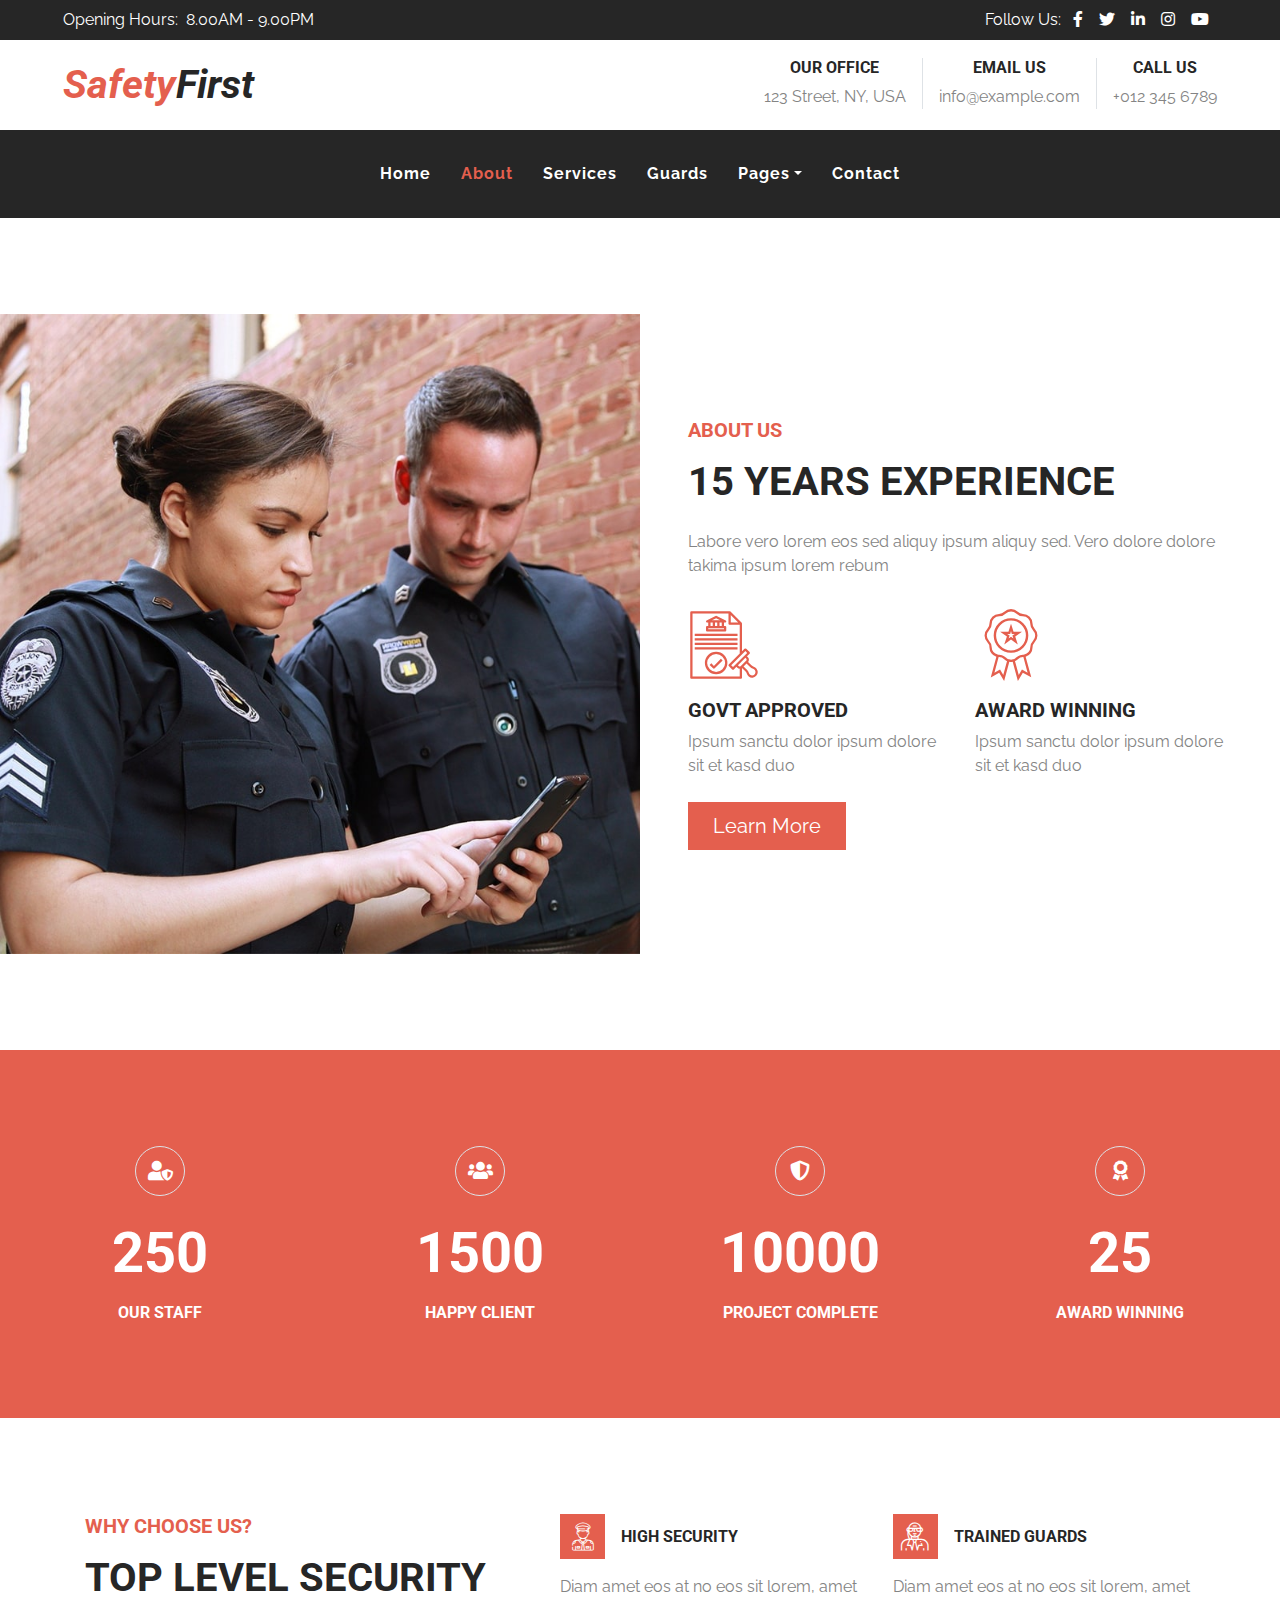
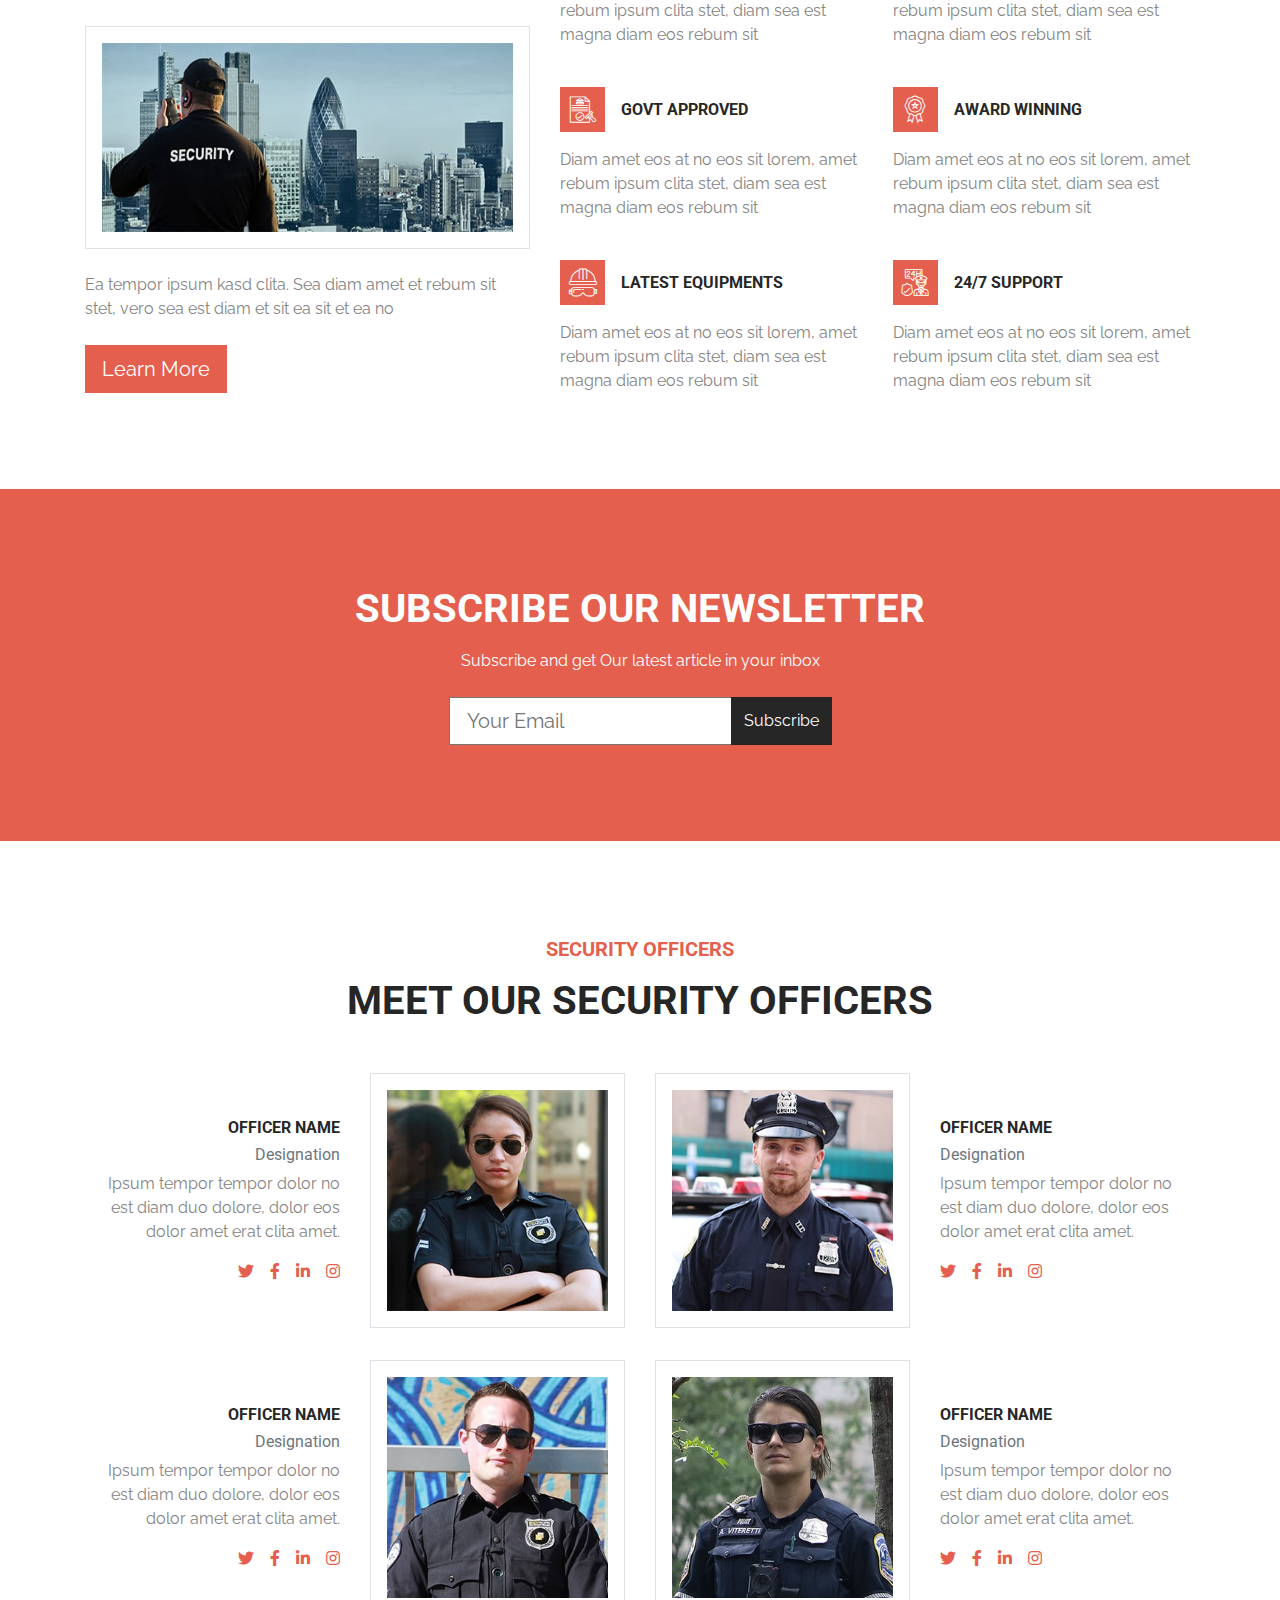
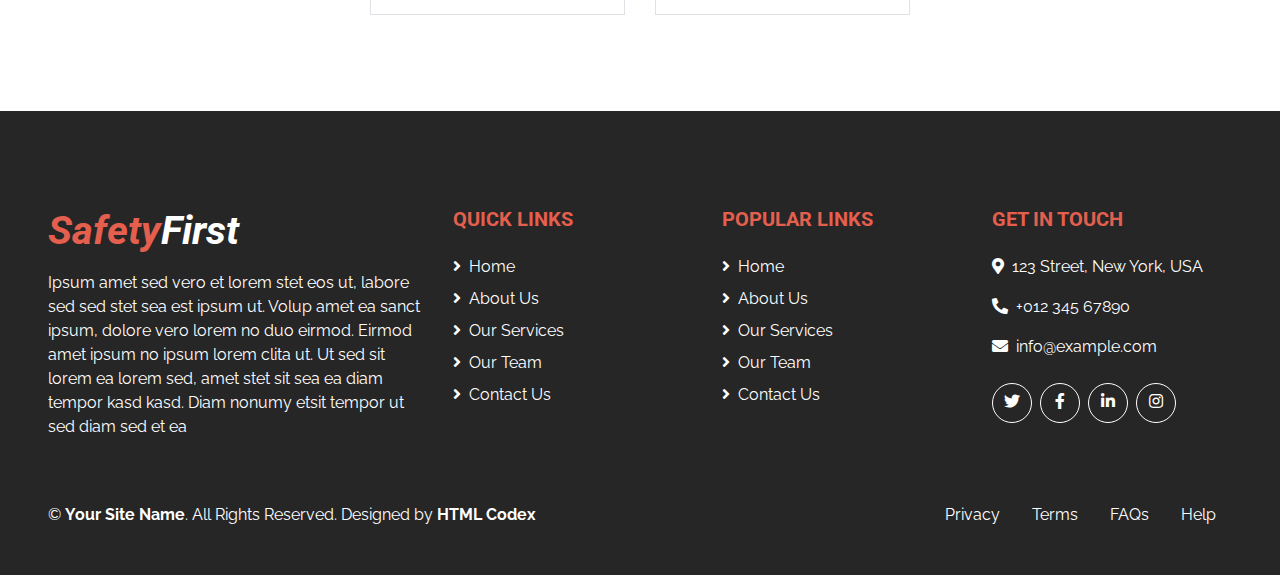
<file: about.html>
<!DOCTYPE html>
<html lang="en">

<head>
    <meta charset="utf-8">
    <title>SafetyFirst - Security Guard Website Template</title>
    <meta content="width=device-width, initial-scale=1.0" name="viewport">
    <meta content="Free Website Template" name="keywords">
    <meta content="Free Website Template" name="description">

    <!-- Favicon -->
    <link href="img/favicon.ico" rel="icon">

    <!-- Font Awesome -->
    <link href="https://cdnjs.cloudflare.com/ajax/libs/font-awesome/5.10.0/css/all.min.css" rel="stylesheet">

    <!-- Flaticon Font -->
    <link href="lib/flaticon/font/flaticon.css" rel="stylesheet">

    <!-- Libraries Stylesheet -->
    <link href="lib/owlcarousel/assets/owl.carousel.min.css" rel="stylesheet">

    <!-- Customized Bootstrap Stylesheet -->
    <link href="css/style.css" rel="stylesheet">
</head>

<body class="bg-white">
    <!-- Topbar Start -->
    <div class="container-fluid">
        <div class="row bg-secondary py-2 px-lg-5">
            <div class="col-lg-6 text-center text-lg-left">
                <div class="d-inline-flex align-items-center">
                    <p class="mr-2 mb-2 mb-lg-0 text-white">Opening Hours:</p>
                    <span class="mb-2 mb-lg-0 text-white">8.00AM - 9.00PM</span>
                </div>
            </div>
            <div class="col-lg-6 text-center text-lg-right">
                <div class="d-inline-flex align-items-center">
                    <p class="m-0 mr-1 text-white">Follow Us:</p>
                    <a class="text-white px-2" href="">
                        <i class="fab fa-facebook-f"></i>
                    </a>
                    <a class="text-white px-2" href="">
                        <i class="fab fa-twitter"></i>
                    </a>
                    <a class="text-white px-2" href="">
                        <i class="fab fa-linkedin-in"></i>
                    </a>
                    <a class="text-white px-2" href="">
                        <i class="fab fa-instagram"></i>
                    </a>
                    <a class="text-white px-2" href="">
                        <i class="fab fa-youtube"></i>
                    </a>
                </div>
            </div>
        </div>
        <div class="row py-3 px-lg-5">
            <div class="col-lg-4">
                <a href="" class="navbar-brand d-none d-lg-block">
                    <h1 class="m-0 display-5 text-capitalize font-italic"><span class="text-primary">Safety</span>First</h1>
                </a>
            </div>
            <div class="col-lg-8 text-center text-lg-right">
                <div class="d-inline-flex align-items-center">
                    <div class="d-inline-flex flex-column text-center pr-3 border-right">
                        <h6>Our Office</h6>
                        <p class="m-0">123 Street, NY, USA</p>
                    </div>
                    <div class="d-inline-flex flex-column text-center px-3 border-right">
                        <h6>Email Us</h6>
                        <p class="m-0">info@example.com</p>
                    </div>
                    <div class="d-inline-flex flex-column text-center pl-3">
                        <h6>Call Us</h6>
                        <p class="m-0">+012 345 6789</p>
                    </div>
                </div>
            </div>
        </div>
    </div>
    <!-- Topbar End -->


    <!-- Navbar Start -->
    <div class="container-fluid p-0 mb-5">
        <nav class="navbar navbar-expand-lg bg-secondary navbar-dark py-0">
            <a href="" class="navbar-brand d-block d-lg-none">
                <h1 class="m-0 display-5 text-capitalize font-italic text-white"><span class="text-primary">Safety</span>First</h1>
            </a>
            <button type="button" class="navbar-toggler" data-toggle="collapse" data-target="#navbarCollapse">
                <span class="navbar-toggler-icon"></span>
            </button>
            <div class="collapse navbar-collapse justify-content-between" id="navbarCollapse">
                <div class="navbar-nav m-auto py-4">
                    <a href="index.html" class="nav-item nav-link">Home</a>
                    <a href="about.html" class="nav-item nav-link active">About</a>
                    <a href="service.html" class="nav-item nav-link">Services</a>
                    <a href="guard.html" class="nav-item nav-link">Guards</a>
                    <div class="nav-item dropdown">
                        <a href="#" class="nav-link dropdown-toggle" data-toggle="dropdown">Pages</a>
                        <div class="dropdown-menu text-capitalize">
                            <a href="blog.html" class="dropdown-item">Blog Grid</a>
                            <a href="single.html" class="dropdown-item">Blog Detail</a>
                        </div>
                    </div>
                    <a href="contact.html" class="nav-item nav-link">Contact</a>
                </div>
            </div>
        </nav>
    </div>
    <!-- Navbar End -->


    <!-- About Start -->
    <div class="container-fluid mb-5 py-5">
        <div class="row align-items-center">
            <div class="col-lg-6 px-0">
                <img width="100%" class="img-fluid" src="img/about.jpg" alt="Image">
            </div>
            <div class="col-lg-6 py-5 py-lg-0 px-3 px-lg-5">
                <h5 class="text-primary mb-3">About Us</h5>
                <h1 class="mb-4">15 Years Experience</h1>
                <p>Labore vero lorem eos sed aliquy ipsum aliquy sed. Vero dolore dolore takima ipsum lorem rebum</p>
                <div class="row py-2">
                    <div class="col-sm-6">
                        <i class="flaticon-approved display-3 text-primary"></i>
                        <h5 class="mt-2">Govt Approved</h5>
                        <p>Ipsum sanctu dolor ipsum dolore sit et kasd duo</p>
                    </div>
                    <div class="col-sm-6">
                        <i class="flaticon-medal display-3 text-primary"></i>
                        <h5 class="mt-2">Award Winning</h5>
                        <p>Ipsum sanctu dolor ipsum dolore sit et kasd duo</p>
                    </div>
                </div>
                <a href="" class="btn btn-lg px-4 btn-primary">Learn More</a>
            </div>
        </div>
    </div>
    <!-- About End -->


    <!-- Facts Start -->
    <div class="container-fluid bg-primary my-5 py-5 text-center">
        <div class="row pt-5">
            <div class="col-lg-3 col-sm-6 mb-5">
                <h5 class="fa fa-user-shield mb-4 d-inline-flex align-items-center justify-content-center border rounded-circle text-white" style="width: 50px; height: 50px;"></h5>
                <h4 class="display-4 text-white mb-3" data-toggle="counter-up">250</h4>
                <h6 class="text-white m-0">Our Staff</h6>
            </div>
            <div class="col-lg-3 col-sm-6 mb-5">
                <h5 class="fa fa-users mb-4 d-inline-flex align-items-center justify-content-center border rounded-circle text-white" style="width: 50px; height: 50px;"></h5>
                <h4 class="display-4 text-white mb-3" data-toggle="counter-up">1500</h4>
                <h6 class="text-white m-0">Happy Client</h6>
            </div>
            <div class="col-lg-3 col-sm-6 mb-5">
                <h5 class="fa fa-shield-alt mb-4 d-inline-flex align-items-center justify-content-center border rounded-circle text-white" style="width: 50px; height: 50px;"></h5>
                <h4 class="display-4 text-white mb-3" data-toggle="counter-up">10000</h4>
                <h6 class="text-white m-0">Project Complete</h6>
            </div>
            <div class="col-lg-3 col-sm-6 mb-5">
                <h5 class="fa fa-award mb-4 d-inline-flex align-items-center justify-content-center border rounded-circle text-white" style="width: 50px; height: 50px;"></h5>
                <h4 class="display-4 text-white mb-3" data-toggle="counter-up">25</h4>
                <h6 class="text-white m-0">Award Winning</h6>
            </div>
        </div>
    </div>
    <!-- Facts End -->


    <!-- Features Start -->
    <div class="container pt-5">
        <div class="row">
            <div class="col-lg-5 mb-5">
                <h5 class="text-primary mb-3">Why Choose Us?</h5>
                <h1 class="mb-4">Top Level Security</h1>
                <img class="img-thumbnail mb-4 p-3" src="img/feature.jpg" alt="Image">
                <p>
                    Ea tempor ipsum kasd clita. Sea diam amet et rebum sit stet, vero sea est diam et sit ea sit et ea no
                </p>
                <a href="" class="btn btn-lg btn-primary mt-2">Learn More</a>
            </div>
            <div class="col-lg-7">
                <div class="row">
                    <div class="col-md-6 mb-4">
                        <div class="d-flex flex-column">
                            <div class="d-flex align-items-center mb-3">
                                <h3 class="flaticon-policeman font-weight-normal d-flex flex-shrink-0 align-items-center justify-content-center bg-primary text-white m-0 mr-3" style="width: 45px; height: 45px;"></h3>
                                <h6 class="text-truncate m-0">High Security</h6>
                            </div>
                            <p>Diam amet eos at no eos sit lorem, amet rebum ipsum clita stet, diam sea est magna diam eos rebum sit</p>
                        </div>
                    </div>
                    <div class="col-md-6 mb-4">
                        <div class="d-flex flex-column">
                            <div class="d-flex align-items-center mb-3">
                                <h3 class="flaticon-bodyguard font-weight-normal d-flex flex-shrink-0 align-items-center justify-content-center bg-primary text-white m-0 mr-3" style="width: 45px; height: 45px;"></h3>
                                <h6 class="text-truncate m-0">Trained Guards</h6>
                            </div>
                            <p>Diam amet eos at no eos sit lorem, amet rebum ipsum clita stet, diam sea est magna diam eos rebum sit</p>
                        </div>
                    </div>
                    <div class="col-md-6 mb-4">
                        <div class="d-flex flex-column">
                            <div class="d-flex align-items-center mb-3">
                                <h3 class="flaticon-approved font-weight-normal d-flex flex-shrink-0 align-items-center justify-content-center bg-primary text-white m-0 mr-3" style="width: 45px; height: 45px;"></h3>
                                <h6 class="text-truncate m-0">Govt Approved</h6>
                            </div>
                            <p>Diam amet eos at no eos sit lorem, amet rebum ipsum clita stet, diam sea est magna diam eos rebum sit</p>
                        </div>
                    </div>
                    <div class="col-md-6 mb-4">
                        <div class="d-flex flex-column">
                            <div class="d-flex align-items-center mb-3">
                                <h3 class="flaticon-medal font-weight-normal d-flex flex-shrink-0 align-items-center justify-content-center bg-primary text-white m-0 mr-3" style="width: 45px; height: 45px;"></h3>
                                <h6 class="text-truncate m-0">Award Winning</h6>
                            </div>
                            <p>Diam amet eos at no eos sit lorem, amet rebum ipsum clita stet, diam sea est magna diam eos rebum sit</p>
                        </div>
                    </div>
                    <div class="col-md-6 mb-4">
                        <div class="d-flex flex-column">
                            <div class="d-flex align-items-center mb-3">
                                <h3 class="flaticon-helmet font-weight-normal d-flex flex-shrink-0 align-items-center justify-content-center bg-primary text-white m-0 mr-3" style="width: 45px; height: 45px;"></h3>
                                <h6 class="text-truncate m-0">Latest Equipments</h6>
                            </div>
                            <p>Diam amet eos at no eos sit lorem, amet rebum ipsum clita stet, diam sea est magna diam eos rebum sit</p>
                        </div>
                    </div>
                    <div class="col-md-6 mb-4">
                        <div class="d-flex flex-column">
                            <div class="d-flex align-items-center mb-3">
                                <h3 class="flaticon-surveillance font-weight-normal d-flex flex-shrink-0 align-items-center justify-content-center bg-primary text-white m-0 mr-3" style="width: 45px; height: 45px;"></h3>
                                <h6 class="text-truncate m-0">24/7 Support</h6>
                            </div>
                            <p>Diam amet eos at no eos sit lorem, amet rebum ipsum clita stet, diam sea est magna diam eos rebum sit</p>
                        </div>
                    </div>
                </div>
            </div>
        </div>
    </div>
    <!-- Features End -->


    <!-- Subscribe Start -->
    <div class="container-fluid bg-primary my-5 py-5 text-center">
        <h1 class="text-white font-weight-bold mt-5 mb-3">Subscribe Our Newsletter</h1>
        <p class="text-white mb-4">Subscribe and get Our latest article in your inbox</p>
        <form class="form-inline justify-content-center mb-5">
            <div class="input-group">
                <input type="text" class="form-control-lg" placeholder="Your Email">
                <div class="input-group-append">
                    <button class="btn btn-secondary" type="submit">Subscribe</button>
                </div>
            </div>
        </form>
    </div>
    <!-- Subscribe End -->


    <!-- Team Start -->
    <div class="container pt-5 pb-3">
        <div class="d-flex flex-column text-center mb-5">
            <h5 class="text-primary mb-3">Security Officers</h5>
            <h1 class="m-0">Meet Our Security Officers</h1>
        </div>
        <div class="row">
            <div class="col-lg-6 mb-4">
                <div class="row mb-2 align-items-center">
                    <div class="col-6 text-right">
                        <h6>Officer Name</h6>
                        <h6 class="text-muted font-weight-normal text-capitalize mb-2">Designation</h6>
                        <p>Ipsum tempor tempor dolor no est diam duo dolore, dolor eos dolor amet erat clita amet.</p>
                        <div class="d-flex justify-content-end">
                            <a href=""><i class="fab fa-twitter mr-3"></i></a>
                            <a href=""><i class="fab fa-facebook-f mr-3"></i></a>
                            <a href=""><i class="fab fa-linkedin-in mr-3"></i></a>
                            <a href=""><i class="fab fa-instagram"></i></a>
                        </div>
                    </div>
                    <div class="col-6">
                        <img class="img-thumbnail p-3" src="img/team-1.jpg" alt="Image">
                    </div>
                </div>
            </div>
            <div class="col-lg-6 mb-4">
                <div class="row mb-2 align-items-center">
                    <div class="col-6">
                        <img class="img-thumbnail p-3" src="img/team-2.jpg" alt="Image">
                    </div>
                    <div class="col-6 text-left">
                        <h6>Officer Name</h6>
                        <h6 class="text-muted font-weight-normal text-capitalize mb-2">Designation</h6>
                        <p>Ipsum tempor tempor dolor no est diam duo dolore, dolor eos dolor amet erat clita amet.</p>
                        <div class="d-flex justify-content-start">
                            <a href=""><i class="fab fa-twitter mr-3"></i></a>
                            <a href=""><i class="fab fa-facebook-f mr-3"></i></a>
                            <a href=""><i class="fab fa-linkedin-in mr-3"></i></a>
                            <a href=""><i class="fab fa-instagram"></i></a>
                        </div>
                    </div>
                </div>
            </div>
            <div class="col-lg-6 mb-4">
                <div class="row mb-2 align-items-center">
                    <div class="col-6 text-right">
                        <h6>Officer Name</h6>
                        <h6 class="text-muted font-weight-normal text-capitalize mb-2">Designation</h6>
                        <p>Ipsum tempor tempor dolor no est diam duo dolore, dolor eos dolor amet erat clita amet.</p>
                        <div class="d-flex justify-content-end">
                            <a href=""><i class="fab fa-twitter mr-3"></i></a>
                            <a href=""><i class="fab fa-facebook-f mr-3"></i></a>
                            <a href=""><i class="fab fa-linkedin-in mr-3"></i></a>
                            <a href=""><i class="fab fa-instagram"></i></a>
                        </div>
                    </div>
                    <div class="col-6">
                        <img class="img-thumbnail p-3" src="img/team-3.jpg" alt="Image">
                    </div>
                </div>
            </div>
            <div class="col-lg-6 mb-4">
                <div class="row mb-2 align-items-center">
                    <div class="col-6">
                        <img class="img-thumbnail p-3" src="img/team-4.jpg" alt="Image">
                    </div>
                    <div class="col-6 text-left">
                        <h6>Officer Name</h6>
                        <h6 class="text-muted font-weight-normal text-capitalize mb-2">Designation</h6>
                        <p>Ipsum tempor tempor dolor no est diam duo dolore, dolor eos dolor amet erat clita amet.</p>
                        <div class="d-flex justify-content-start">
                            <a href=""><i class="fab fa-twitter mr-3"></i></a>
                            <a href=""><i class="fab fa-facebook-f mr-3"></i></a>
                            <a href=""><i class="fab fa-linkedin-in mr-3"></i></a>
                            <a href=""><i class="fab fa-instagram"></i></a>
                        </div>
                    </div>
                </div>
            </div>
        </div>
    </div>
    <!-- Team End -->


    <!-- Footer Start -->
    <div class="container-fluid bg-secondary text-white mt-5 py-5 px-sm-3 px-md-5">
        <div class="row pt-5">
            <div class="col-lg-4 col-md-12 mb-5">
                <h1 class="mb-3 display-5 text-capitalize font-italic text-white"><span class="text-primary">Safety</span>First</h1>
                <p class="m-0">Ipsum amet sed vero et lorem stet eos ut, labore sed sed stet sea est ipsum ut. Volup amet ea sanct ipsum, dolore vero lorem no duo eirmod. Eirmod amet ipsum no ipsum lorem clita ut. Ut sed sit lorem ea lorem sed, amet stet sit sea ea diam tempor kasd kasd. Diam nonumy etsit tempor ut sed diam sed et ea</p>
            </div>
            <div class="col-lg-8 col-md-12">
                <div class="row">
                    <div class="col-md-4 mb-5">
                        <h5 class="text-primary mb-4">Quick Links</h5>
                        <div class="d-flex flex-column justify-content-start">
                            <a class="text-white mb-2" href="#"><i class="fa fa-angle-right mr-2"></i>Home</a>
                            <a class="text-white mb-2" href="#"><i class="fa fa-angle-right mr-2"></i>About Us</a>
                            <a class="text-white mb-2" href="#"><i class="fa fa-angle-right mr-2"></i>Our Services</a>
                            <a class="text-white mb-2" href="#"><i class="fa fa-angle-right mr-2"></i>Our Team</a>
                            <a class="text-white" href="#"><i class="fa fa-angle-right mr-2"></i>Contact Us</a>
                        </div>
                    </div>
                    <div class="col-md-4 mb-5">
                        <h5 class="text-primary mb-4">Popular Links</h5>
                        <div class="d-flex flex-column justify-content-start">
                            <a class="text-white mb-2" href="#"><i class="fa fa-angle-right mr-2"></i>Home</a>
                            <a class="text-white mb-2" href="#"><i class="fa fa-angle-right mr-2"></i>About Us</a>
                            <a class="text-white mb-2" href="#"><i class="fa fa-angle-right mr-2"></i>Our Services</a>
                            <a class="text-white mb-2" href="#"><i class="fa fa-angle-right mr-2"></i>Our Team</a>
                            <a class="text-white" href="#"><i class="fa fa-angle-right mr-2"></i>Contact Us</a>
                        </div>
                    </div>
                    <div class="col-md-4 mb-5">
                        <h5 class="text-primary mb-4">Get In Touch</h5>
                        <p><i class="fa fa-map-marker-alt mr-2"></i>123 Street, New York, USA</p>
                        <p><i class="fa fa-phone-alt mr-2"></i>+012 345 67890</p>
                        <p><i class="fa fa-envelope mr-2"></i>info@example.com</p>
                        <div class="d-flex justify-content-start mt-4">
                            <a class="btn btn-outline-light rounded-circle text-center mr-2 px-0" style="width: 40px; height: 40px;" href="#"><i class="fab fa-twitter"></i></a>
                            <a class="btn btn-outline-light rounded-circle text-center mr-2 px-0" style="width: 40px; height: 40px;" href="#"><i class="fab fa-facebook-f"></i></a>
                            <a class="btn btn-outline-light rounded-circle text-center mr-2 px-0" style="width: 40px; height: 40px;" href="#"><i class="fab fa-linkedin-in"></i></a>
                            <a class="btn btn-outline-light rounded-circle text-center mr-2 px-0" style="width: 40px; height: 40px;" href="#"><i class="fab fa-instagram"></i></a>
                        </div>
                    </div>
                </div>
            </div>
        </div>
        <div class="row pt-3">
            <div class="col-md-6 text-center text-md-left mb-3 mb-md-0">
                <p class="m-0 text-white">
                    &copy; <a class="text-white font-weight-bold" href="#">Your Site Name</a>. All Rights Reserved. Designed by
                    <a class="text-white font-weight-bold" href="https://htmlcodex.com">HTML Codex</a>
                </p>
            </div>
            <div class="col-md-6 text-center text-md-right">
                <ul class="nav d-inline-flex">
                    <li class="nav-item">
                        <a class="nav-link text-white py-0" href="#">Privacy</a>
                    </li>
                    <li class="nav-item">
                        <a class="nav-link text-white py-0" href="#">Terms</a>
                    </li>
                    <li class="nav-item">
                        <a class="nav-link text-white py-0" href="#">FAQs</a>
                    </li>
                    <li class="nav-item">
                        <a class="nav-link text-white py-0" href="#">Help</a>
                    </li>
                </ul>
            </div>
        </div>
    </div>
    <!-- Footer End -->


    <!-- Back to Top -->
    <a href="#" class="btn btn-secondary border back-to-top"><i class="fa fa-angle-double-up"></i></a>


    <!-- JavaScript Libraries -->
    <script src="https://code.jquery.com/jquery-3.4.1.min.js"></script>
    <script src="https://stackpath.bootstrapcdn.com/bootstrap/4.4.1/js/bootstrap.bundle.min.js"></script>
    <script src="lib/easing/easing.min.js"></script>
    <script src="lib/waypoints/waypoints.min.js"></script>
    <script src="lib/counterup/counterup.min.js"></script>
    <script src="lib/owlcarousel/owl.carousel.min.js"></script>

    <!-- Contact Javascript File -->
    <script src="mail/jqBootstrapValidation.min.js"></script>
    <script src="mail/contact.js"></script>

    <!-- Template Javascript -->
    <script src="js/main.js"></script>
</body>

</html>
</file>
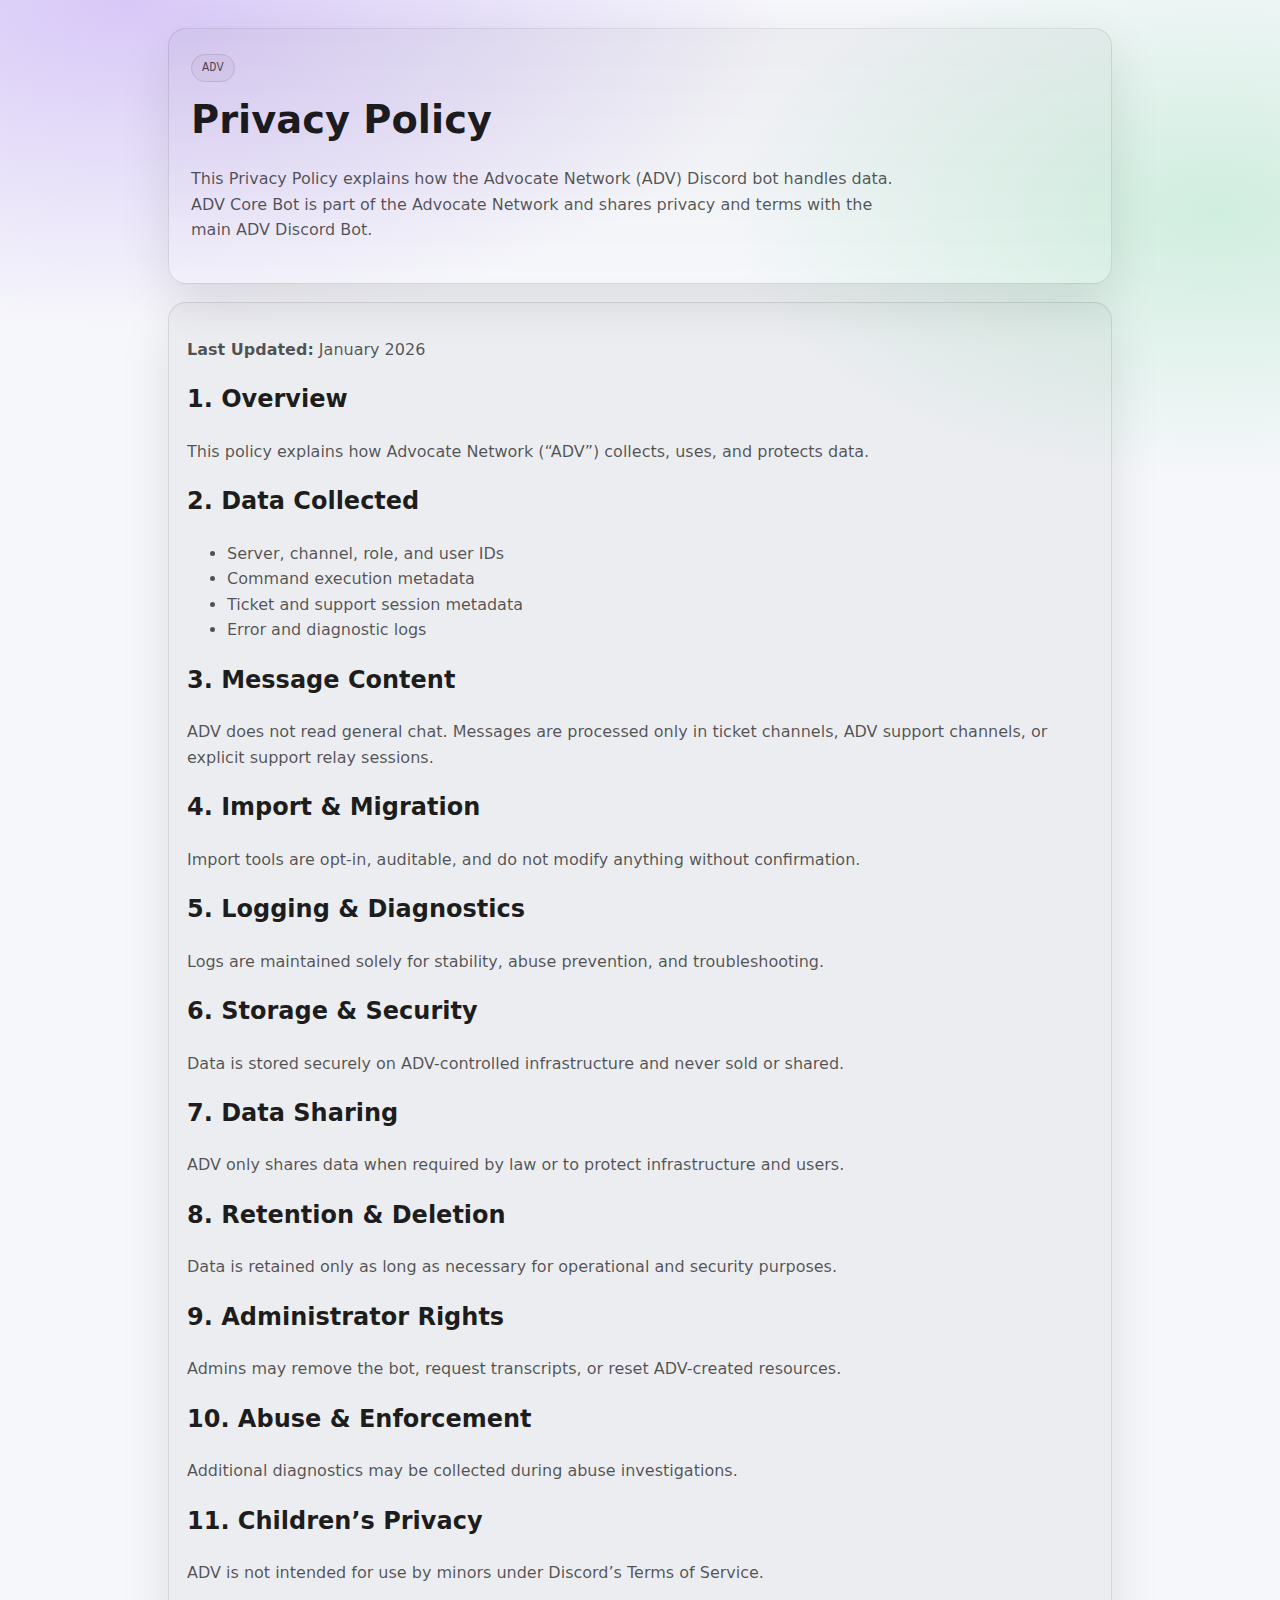
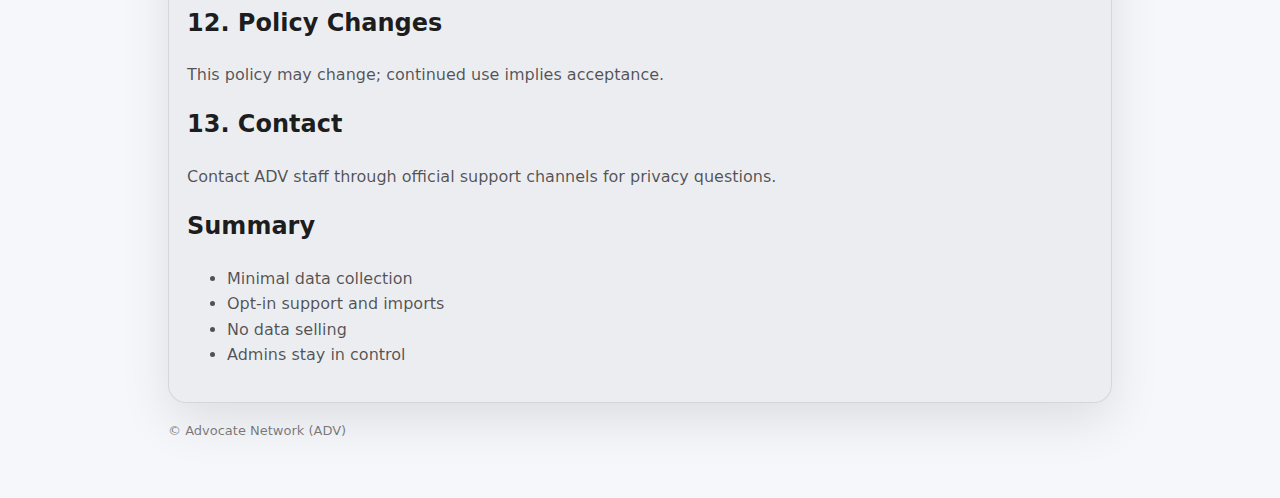
<file: adv_privacy.html>
<!doctype html>
<html lang="en">
<head>
  <meta charset="utf-8" />
  <meta name="viewport" content="width=device-width, initial-scale=1" />
  <meta name="color-scheme" content="light dark" />
  <title>Advocate Network (ADV) — Privacy Policy</title>
  <meta name="description" content="Advocate Network (ADV) Discord bot Privacy Policy." />
  <style>
    :root{
      --bg:#0b0f1a; --panel:rgba(255,255,255,.06); --panel-2:rgba(255,255,255,.04);
      --text:rgba(255,255,255,.92); --muted:rgba(255,255,255,.70); --faint:rgba(255,255,255,.55);
      --border:rgba(255,255,255,.12); --shadow:0 20px 60px rgba(0,0,0,.35);
      --radius:18px; --max:980px;
      --mono:ui-monospace,SFMono-Regular,Menlo,Monaco,Consolas,"Liberation Mono","Courier New",monospace;
      --sans:ui-sans-serif,system-ui,-apple-system,Segoe UI,Roboto,Helvetica,Arial;
    }
    @media (prefers-color-scheme: light){
      :root{
        --bg:#f6f7fb; --panel:rgba(0,0,0,.04); --panel-2:rgba(0,0,0,.03);
        --text:rgba(0,0,0,.88); --muted:rgba(0,0,0,.66); --faint:rgba(0,0,0,.52);
        --border:rgba(0,0,0,.10); --shadow:0 18px 50px rgba(0,0,0,.10);
      }
    }
    *{box-sizing:border-box}
    body{
      margin:0; font-family:var(--sans); color:var(--text); line-height:1.6;
      background: radial-gradient(1200px 600px at 10% 0%, rgba(124,58,237,.25), transparent 55%),
                  radial-gradient(900px 500px at 95% 10%, rgba(34,197,94,.18), transparent 55%),
                  var(--bg);
    }
    .wrap{max-width:var(--max); margin:0 auto; padding:28px 18px 56px}
    header{
      padding:24px 22px; border:1px solid var(--border); border-radius:var(--radius);
      background:linear-gradient(180deg,var(--panel),transparent); box-shadow:var(--shadow);
    }
    .badge{font-family:var(--mono); font-size:12px; padding:6px 10px; border-radius:999px;
      border:1px solid var(--border); background:var(--panel-2); color:var(--muted)}
    h1{margin:10px 0 0; font-size:clamp(26px,3vw,40px)}
    .sub{color:var(--muted); max-width:70ch}
    main{margin-top:18px}
    .panel{border:1px solid var(--border); border-radius:var(--radius); background:var(--panel); box-shadow:var(--shadow)}
    .panel-inner{padding:18px}
    h2{margin-top:18px}
    p,li{color:var(--muted)}
    footer{margin-top:18px; color:var(--faint); font-size:13px}
  </style>
</head>
<body>
  <div class="wrap">
    <header>
      <span class="badge">ADV</span>
      <h1>Privacy Policy</h1>
      <p class="sub">This Privacy Policy explains how the Advocate Network (ADV) Discord bot handles data. ADV Core Bot is part of the Advocate Network and shares privacy and terms with the main ADV Discord Bot.</p>
    </header>

    <main>
      <div class="panel">
        <div class="panel-inner">
          <p><strong>Last Updated:</strong> January 2026</p>

          <h2>1. Overview</h2>
          <p>This policy explains how Advocate Network (“ADV”) collects, uses, and protects data.</p>

          <h2>2. Data Collected</h2>
          <ul>
            <li>Server, channel, role, and user IDs</li>
            <li>Command execution metadata</li>
            <li>Ticket and support session metadata</li>
            <li>Error and diagnostic logs</li>
          </ul>

          <h2>3. Message Content</h2>
          <p>ADV does not read general chat. Messages are processed only in ticket channels, ADV support channels, or explicit support relay sessions.</p>

          <h2>4. Import & Migration</h2>
          <p>Import tools are opt-in, auditable, and do not modify anything without confirmation.</p>

          <h2>5. Logging & Diagnostics</h2>
          <p>Logs are maintained solely for stability, abuse prevention, and troubleshooting.</p>

          <h2>6. Storage & Security</h2>
          <p>Data is stored securely on ADV-controlled infrastructure and never sold or shared.</p>

          <h2>7. Data Sharing</h2>
          <p>ADV only shares data when required by law or to protect infrastructure and users.</p>

          <h2>8. Retention & Deletion</h2>
          <p>Data is retained only as long as necessary for operational and security purposes.</p>

          <h2>9. Administrator Rights</h2>
          <p>Admins may remove the bot, request transcripts, or reset ADV-created resources.</p>

          <h2>10. Abuse & Enforcement</h2>
          <p>Additional diagnostics may be collected during abuse investigations.</p>

          <h2>11. Children’s Privacy</h2>
          <p>ADV is not intended for use by minors under Discord’s Terms of Service.</p>

          <h2>12. Policy Changes</h2>
          <p>This policy may change; continued use implies acceptance.</p>

          <h2>13. Contact</h2>
          <p>Contact ADV staff through official support channels for privacy questions.</p>

          <h2>Summary</h2>
          <ul>
            <li>Minimal data collection</li>
            <li>Opt-in support and imports</li>
            <li>No data selling</li>
            <li>Admins stay in control</li>
          </ul>
        </div>
      </div>
    </main>

    <footer>© Advocate Network (ADV)</footer>
  </div>
</body>
</html>
</file>
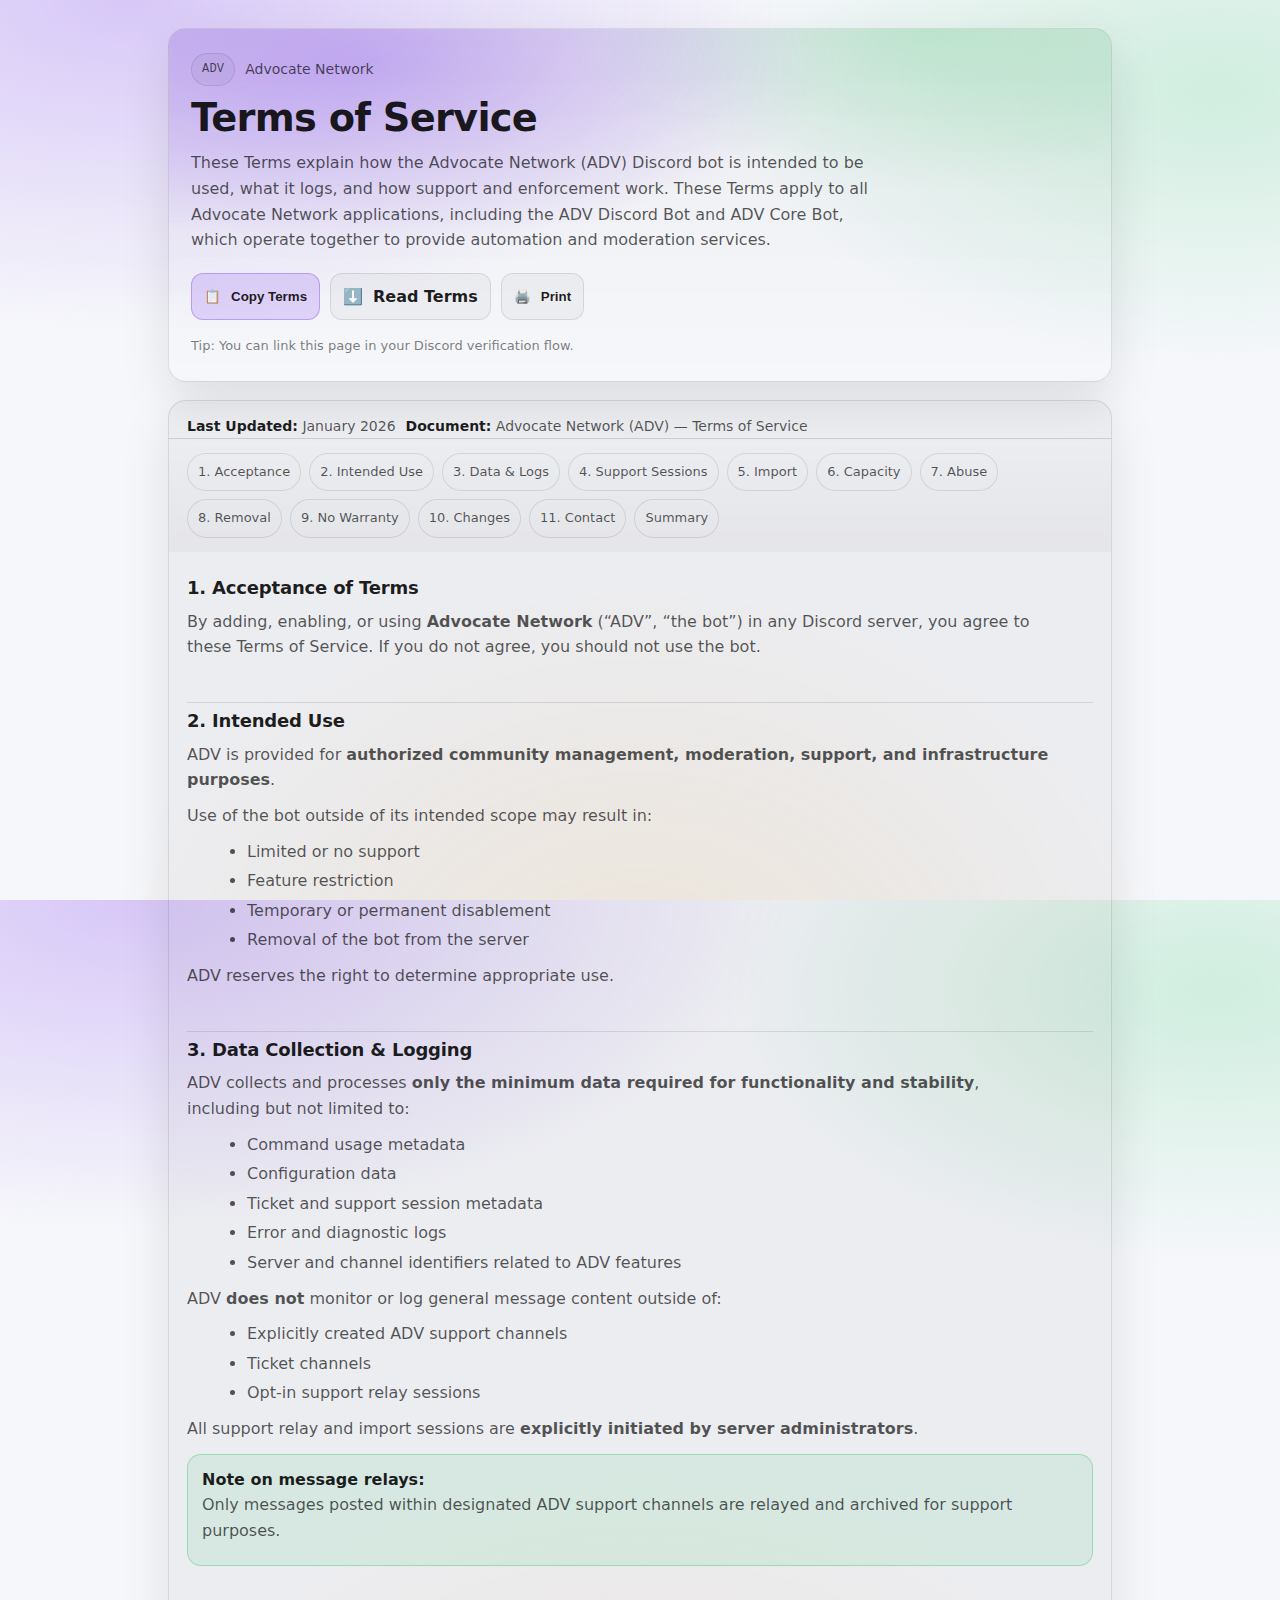
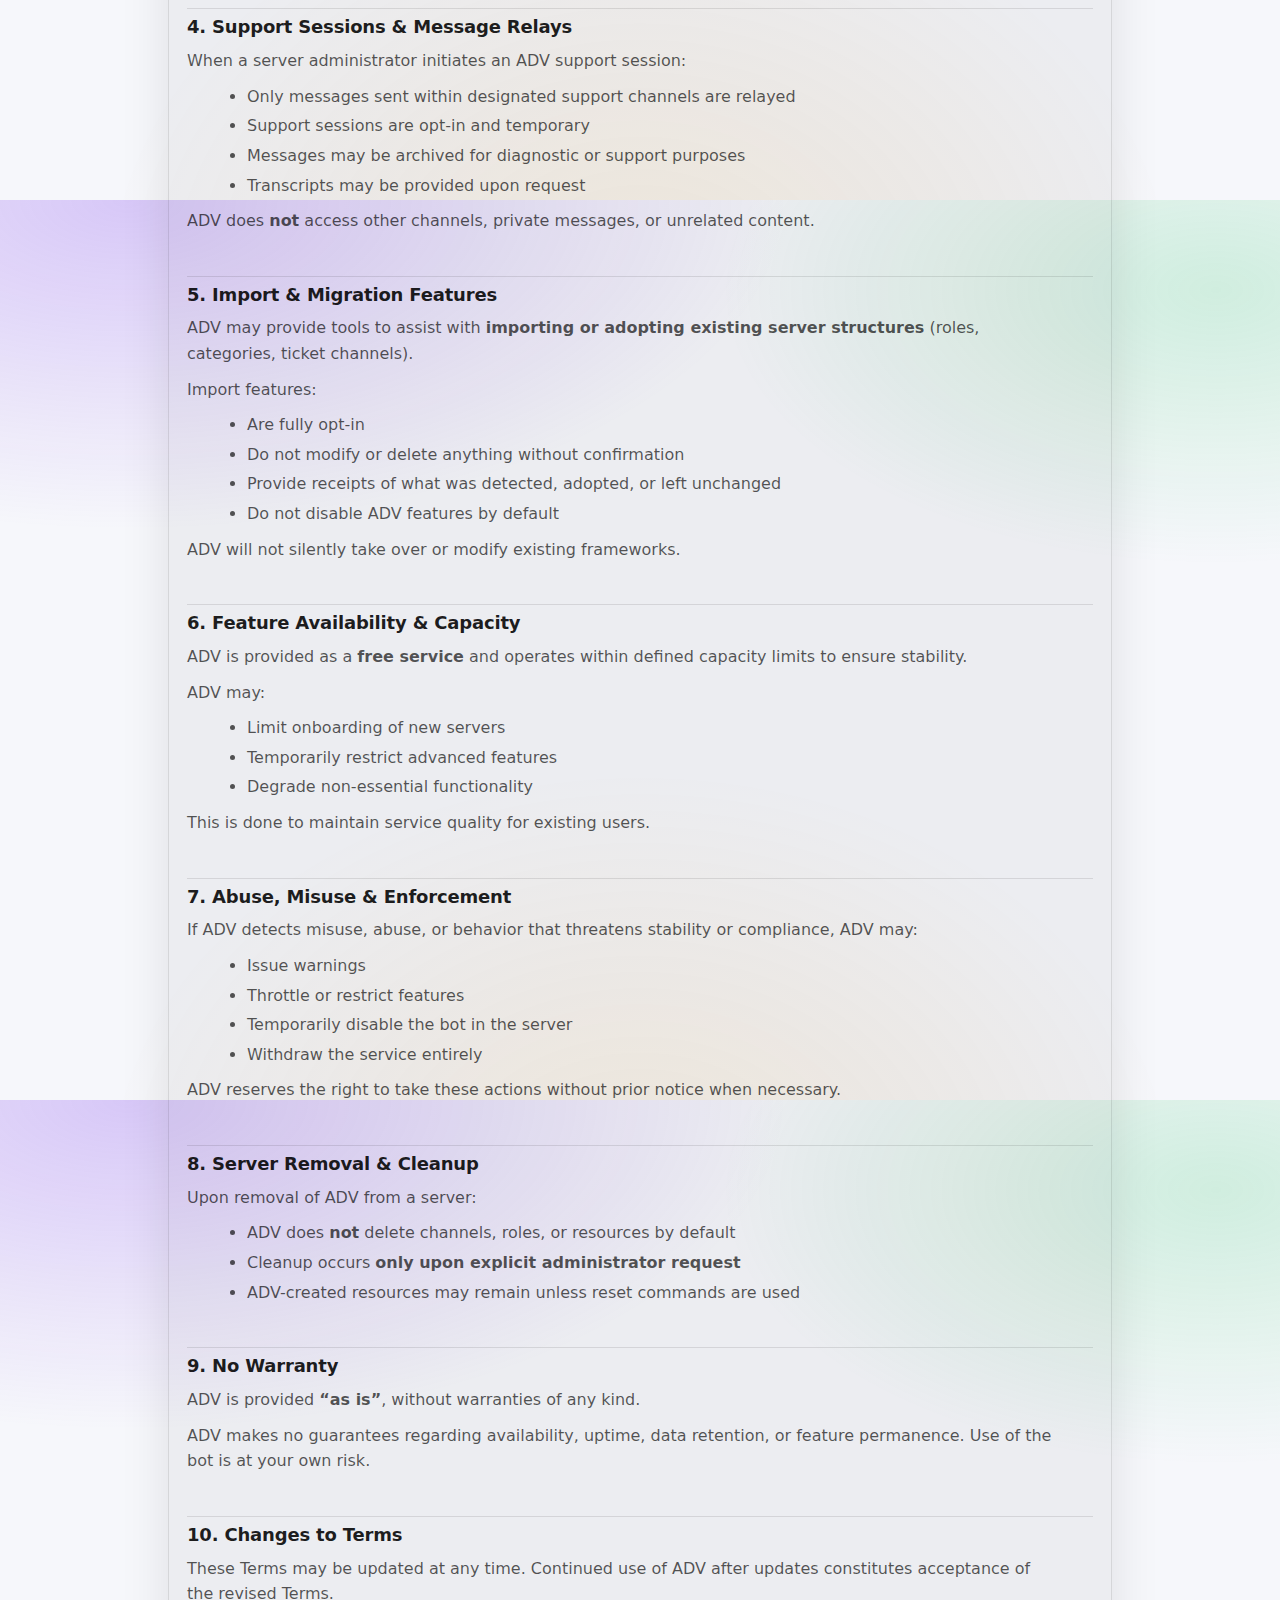
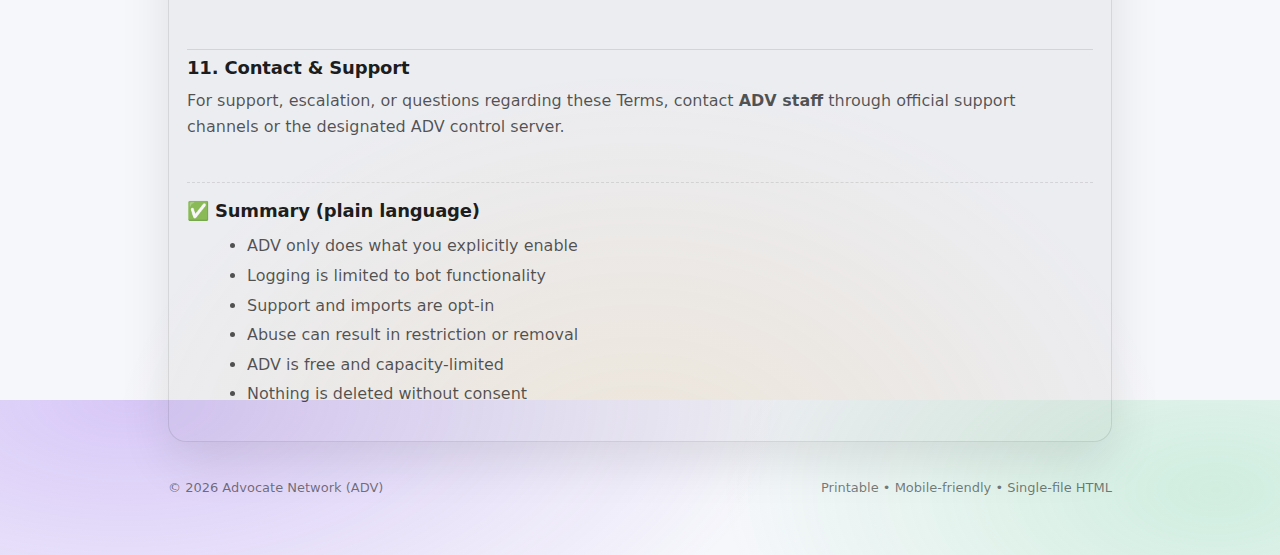
<file: adv_tos.html>
<!doctype html>
<html lang="en">
<head>
  <meta charset="utf-8" />
  <meta name="viewport" content="width=device-width, initial-scale=1" />
  <meta name="color-scheme" content="light dark" />
  <title>Advocate Network (ADV) — Terms of Service</title>
  <meta name="description" content="Advocate Network (ADV) Discord bot Terms of Service." />
  <style>
    :root{
      --bg: #0b0f1a;
      --panel: rgba(255,255,255,.06);
      --panel-2: rgba(255,255,255,.04);
      --text: rgba(255,255,255,.92);
      --muted: rgba(255,255,255,.70);
      --faint: rgba(255,255,255,.55);
      --border: rgba(255,255,255,.12);
      --accent: #7c3aed;
      --accent-2: #22c55e;
      --warn: #f59e0b;
      --shadow: 0 20px 60px rgba(0,0,0,.35);
      --radius: 18px;
      --max: 980px;
      --mono: ui-monospace, SFMono-Regular, Menlo, Monaco, Consolas, "Liberation Mono", "Courier New", monospace;
      --sans: ui-sans-serif, system-ui, -apple-system, Segoe UI, Roboto, Helvetica, Arial, "Apple Color Emoji","Segoe UI Emoji";
    }
    @media (prefers-color-scheme: light){
      :root{
        --bg:#f6f7fb;
        --panel: rgba(0,0,0,.04);
        --panel-2: rgba(0,0,0,.03);
        --text: rgba(0,0,0,.88);
        --muted: rgba(0,0,0,.66);
        --faint: rgba(0,0,0,.52);
        --border: rgba(0,0,0,.10);
        --shadow: 0 18px 50px rgba(0,0,0,.10);
      }
    }
    *{box-sizing:border-box}
    html,body{height:100%}
    body{
      margin:0;
      font-family: var(--sans);
      color: var(--text);
      background:
        radial-gradient(1200px 600px at 10% 0%, rgba(124,58,237,.25), transparent 55%),
        radial-gradient(900px 500px at 95% 10%, rgba(34,197,94,.18), transparent 55%),
        radial-gradient(900px 700px at 50% 110%, rgba(245,158,11,.10), transparent 60%),
        var(--bg);
      line-height:1.6;
    }
    a{color:inherit}
    .wrap{
      max-width: var(--max);
      margin: 0 auto;
      padding: 28px 18px 56px;
    }
    header{
      display:flex;
      flex-direction:column;
      gap: 10px;
      padding: 24px 22px;
      border: 1px solid var(--border);
      background: linear-gradient(180deg, var(--panel), transparent);
      border-radius: var(--radius);
      box-shadow: var(--shadow);
      position: relative;
      overflow:hidden;
    }
    header:before{
      content:"";
      position:absolute;
      inset:-2px;
      background: radial-gradient(800px 300px at 20% 10%, rgba(124,58,237,.28), transparent 60%),
                  radial-gradient(600px 260px at 80% 0%, rgba(34,197,94,.18), transparent 60%);
      pointer-events:none;
      filter: blur(0.5px);
    }
    header > *{position:relative}
    .kicker{
      display:flex;
      align-items:center;
      gap:10px;
      color: var(--muted);
      font-size: 14px;
    }
    .badge{
      padding: 6px 10px;
      border-radius: 999px;
      border: 1px solid var(--border);
      background: var(--panel-2);
      font-family: var(--mono);
      font-size: 12px;
      letter-spacing:.2px;
      color: var(--muted);
    }
    h1{
      margin:0;
      font-size: clamp(26px, 3vw, 40px);
      letter-spacing: -0.02em;
      line-height:1.15;
    }
    .sub{
      margin:0;
      color: var(--muted);
      max-width: 68ch;
    }
    .actions{
      display:flex;
      flex-wrap:wrap;
      gap:10px;
      margin-top: 10px;
    }
    button, .btn{
      appearance:none;
      border:1px solid var(--border);
      background: var(--panel-2);
      color: var(--text);
      border-radius: 12px;
      padding: 10px 12px;
      font-weight: 600;
      cursor:pointer;
      display:inline-flex;
      align-items:center;
      gap:10px;
      transition: transform .06s ease, background .2s ease, border-color .2s ease;
      text-decoration:none;
      user-select:none;
    }
    button:hover, .btn:hover{background: var(--panel)}
    button:active, .btn:active{transform: translateY(1px)}
    .btn-primary{
      background: rgba(124,58,237,.18);
      border-color: rgba(124,58,237,.35);
    }
    .btn-primary:hover{background: rgba(124,58,237,.24)}
    .hint{
      font-size: 13px;
      color: var(--faint);
      margin-top: 6px;
    }
    main{
      margin-top: 18px;
      display:grid;
      grid-template-columns: 1fr;
      gap: 18px;
    }
    .panel{
      border: 1px solid var(--border);
      background: var(--panel);
      border-radius: var(--radius);
      box-shadow: var(--shadow);
      overflow:hidden;
    }
    .panel-inner{
      padding: 18px 18px 8px;
    }
    .meta{
      display:flex;
      flex-wrap:wrap;
      gap:10px;
      padding: 14px 18px 0;
      color: var(--muted);
      font-size: 14px;
    }
    .meta strong{color: var(--text)}
    nav{
      border-top:1px solid var(--border);
      background: linear-gradient(180deg, transparent, rgba(0,0,0,.03));
      padding: 14px 18px;
      display:flex;
      flex-wrap:wrap;
      gap: 8px;
    }
    .chip{
      border: 1px solid var(--border);
      background: rgba(255,255,255,.03);
      padding: 8px 10px;
      border-radius: 999px;
      font-size: 13px;
      color: var(--muted);
      text-decoration:none;
      transition: background .2s ease, border-color .2s ease;
    }
    .chip:hover{
      background: rgba(124,58,237,.14);
      border-color: rgba(124,58,237,.28);
      color: var(--text);
    }

    section{
      padding: 4px 0 16px;
      border-top: 1px solid var(--border);
      margin-top: 16px;
    }
    section:first-of-type{border-top:none;margin-top:0}
    h2{
      margin: 0 0 6px;
      font-size: 18px;
      letter-spacing: -0.01em;
    }
    p{
      margin: 0 0 10px;
      color: var(--muted);
      max-width: 85ch;
    }
    ul{
      margin: 8px 0 10px 20px;
      color: var(--muted);
      max-width: 85ch;
    }
    li{margin: 4px 0}
    .summary{
      border-top:1px dashed var(--border);
      margin-top: 16px;
      padding-top: 14px;
    }
    .callout{
      border: 1px solid rgba(34,197,94,.35);
      background: rgba(34,197,94,.10);
      border-radius: 14px;
      padding: 12px 14px;
      color: var(--text);
      margin: 12px 0 10px;
    }
    .callout p{color: var(--muted)}
    footer{
      margin-top: 18px;
      color: var(--faint);
      font-size: 13px;
      display:flex;
      justify-content:space-between;
      flex-wrap:wrap;
      gap: 10px;
    }
    code{
      font-family: var(--mono);
      font-size: .95em;
      padding: 2px 6px;
      border-radius: 8px;
      border: 1px solid var(--border);
      background: rgba(255,255,255,.04);
    }
    .toast{
      position: fixed;
      bottom: 18px;
      left: 50%;
      transform: translateX(-50%);
      background: rgba(0,0,0,.65);
      color: white;
      padding: 10px 12px;
      border-radius: 12px;
      border: 1px solid rgba(255,255,255,.18);
      box-shadow: 0 14px 40px rgba(0,0,0,.25);
      opacity: 0;
      pointer-events: none;
      transition: opacity .2s ease, transform .2s ease;
      font-size: 14px;
      backdrop-filter: blur(8px);
    }
    .toast.show{
      opacity: 1;
      transform: translateX(-50%) translateY(-2px);
    }
    @media print{
      body{background:white}
      header, .panel{box-shadow:none}
      .actions, nav, .hint{display:none !important}
      .panel{border:1px solid #ddd}
    }
  </style>
</head>
<body>
  <div class="wrap">
    <header>
      <div class="kicker">
        <span class="badge">ADV</span>
        <span>Advocate Network</span>
      </div>
      <h1>Terms of Service</h1>
      <p class="sub">These Terms explain how the Advocate Network (ADV) Discord bot is intended to be used, what it logs, and how support and enforcement work. These Terms apply to all Advocate Network applications, including the ADV Discord Bot and ADV Core Bot, which operate together to provide automation and moderation services.</p>
      <div class="actions">
        <button class="btn-primary" id="copyBtn" type="button" aria-label="Copy Terms to clipboard">
          <span>📋</span><span>Copy Terms</span>
        </button>
        <a class="btn" href="#terms"><span>⬇️</span><span>Read Terms</span></a>
        <button class="btn" id="printBtn" type="button"><span>🖨️</span><span>Print</span></button>
      </div>
      <div class="hint">Tip: You can link this page in your Discord verification flow.</div>
    </header>

    <main>
      <div class="panel" id="terms">
        <div class="meta">
          <div><strong>Last Updated:</strong> January 2026</div>
          <div><strong>Document:</strong> Advocate Network (ADV) — Terms of Service</div>
        </div>

        <nav aria-label="Terms navigation">
          <a class="chip" href="#acceptance">1. Acceptance</a>
          <a class="chip" href="#intended">2. Intended Use</a>
          <a class="chip" href="#data">3. Data & Logs</a>
          <a class="chip" href="#support">4. Support Sessions</a>
          <a class="chip" href="#import">5. Import</a>
          <a class="chip" href="#capacity">6. Capacity</a>
          <a class="chip" href="#abuse">7. Abuse</a>
          <a class="chip" href="#removal">8. Removal</a>
          <a class="chip" href="#warranty">9. No Warranty</a>
          <a class="chip" href="#changes">10. Changes</a>
          <a class="chip" href="#contact">11. Contact</a>
          <a class="chip" href="#summary">Summary</a>
        </nav>

        <div class="panel-inner">
          <section id="acceptance">
            <h2>1. Acceptance of Terms</h2>
            <p>By adding, enabling, or using <strong>Advocate Network</strong> (“ADV”, “the bot”) in any Discord server, you agree to these Terms of Service. If you do not agree, you should not use the bot.</p>
          </section>

          <section id="intended">
            <h2>2. Intended Use</h2>
            <p>ADV is provided for <strong>authorized community management, moderation, support, and infrastructure purposes</strong>.</p>
            <p>Use of the bot outside of its intended scope may result in:</p>
            <ul>
              <li>Limited or no support</li>
              <li>Feature restriction</li>
              <li>Temporary or permanent disablement</li>
              <li>Removal of the bot from the server</li>
            </ul>
            <p>ADV reserves the right to determine appropriate use.</p>
          </section>

          <section id="data">
            <h2>3. Data Collection &amp; Logging</h2>
            <p>ADV collects and processes <strong>only the minimum data required for functionality and stability</strong>, including but not limited to:</p>
            <ul>
              <li>Command usage metadata</li>
              <li>Configuration data</li>
              <li>Ticket and support session metadata</li>
              <li>Error and diagnostic logs</li>
              <li>Server and channel identifiers related to ADV features</li>
            </ul>
            <p>ADV <strong>does not</strong> monitor or log general message content outside of:</p>
            <ul>
              <li>Explicitly created ADV support channels</li>
              <li>Ticket channels</li>
              <li>Opt-in support relay sessions</li>
            </ul>
            <p>All support relay and import sessions are <strong>explicitly initiated by server administrators</strong>.</p>

            <div class="callout">
              <strong>Note on message relays:</strong>
              <p>Only messages posted within designated ADV support channels are relayed and archived for support purposes.</p>
            </div>
          </section>

          <section id="support">
            <h2>4. Support Sessions &amp; Message Relays</h2>
            <p>When a server administrator initiates an ADV support session:</p>
            <ul>
              <li>Only messages sent within designated support channels are relayed</li>
              <li>Support sessions are opt-in and temporary</li>
              <li>Messages may be archived for diagnostic or support purposes</li>
              <li>Transcripts may be provided upon request</li>
            </ul>
            <p>ADV does <strong>not</strong> access other channels, private messages, or unrelated content.</p>
          </section>

          <section id="import">
            <h2>5. Import &amp; Migration Features</h2>
            <p>ADV may provide tools to assist with <strong>importing or adopting existing server structures</strong> (roles, categories, ticket channels).</p>
            <p>Import features:</p>
            <ul>
              <li>Are fully opt-in</li>
              <li>Do not modify or delete anything without confirmation</li>
              <li>Provide receipts of what was detected, adopted, or left unchanged</li>
              <li>Do not disable ADV features by default</li>
            </ul>
            <p>ADV will not silently take over or modify existing frameworks.</p>
          </section>

          <section id="capacity">
            <h2>6. Feature Availability &amp; Capacity</h2>
            <p>ADV is provided as a <strong>free service</strong> and operates within defined capacity limits to ensure stability.</p>
            <p>ADV may:</p>
            <ul>
              <li>Limit onboarding of new servers</li>
              <li>Temporarily restrict advanced features</li>
              <li>Degrade non-essential functionality</li>
            </ul>
            <p>This is done to maintain service quality for existing users.</p>
          </section>

          <section id="abuse">
            <h2>7. Abuse, Misuse &amp; Enforcement</h2>
            <p>If ADV detects misuse, abuse, or behavior that threatens stability or compliance, ADV may:</p>
            <ul>
              <li>Issue warnings</li>
              <li>Throttle or restrict features</li>
              <li>Temporarily disable the bot in the server</li>
              <li>Withdraw the service entirely</li>
            </ul>
            <p>ADV reserves the right to take these actions without prior notice when necessary.</p>
          </section>

          <section id="removal">
            <h2>8. Server Removal &amp; Cleanup</h2>
            <p>Upon removal of ADV from a server:</p>
            <ul>
              <li>ADV does <strong>not</strong> delete channels, roles, or resources by default</li>
              <li>Cleanup occurs <strong>only upon explicit administrator request</strong></li>
              <li>ADV-created resources may remain unless reset commands are used</li>
            </ul>
          </section>

          <section id="warranty">
            <h2>9. No Warranty</h2>
            <p>ADV is provided <strong>“as is”</strong>, without warranties of any kind.</p>
            <p>ADV makes no guarantees regarding availability, uptime, data retention, or feature permanence. Use of the bot is at your own risk.</p>
          </section>

          <section id="changes">
            <h2>10. Changes to Terms</h2>
            <p>These Terms may be updated at any time. Continued use of ADV after updates constitutes acceptance of the revised Terms.</p>
          </section>

          <section id="contact">
            <h2>11. Contact &amp; Support</h2>
            <p>For support, escalation, or questions regarding these Terms, contact <strong>ADV staff</strong> through official support channels or the designated ADV control server.</p>
          </section>

          <section id="summary" class="summary">
            <h2>✅ Summary (plain language)</h2>
            <ul>
              <li>ADV only does what you explicitly enable</li>
              <li>Logging is limited to bot functionality</li>
              <li>Support and imports are opt-in</li>
              <li>Abuse can result in restriction or removal</li>
              <li>ADV is free and capacity-limited</li>
              <li>Nothing is deleted without consent</li>
            </ul>
          </section>
        </div>
      </div>

      <footer>
        <div>© <span id="year"></span> Advocate Network (ADV)</div>
        <div class="muted">Printable • Mobile-friendly • Single-file HTML</div>
      </footer>
    </main>
  </div>

  <div class="toast" id="toast" role="status" aria-live="polite">Copied to clipboard</div>

  <script>
    document.getElementById("year").textContent = new Date().getFullYear();

    const copyBtn = document.getElementById("copyBtn");
    const toast = document.getElementById("toast");
    const printBtn = document.getElementById("printBtn");

    function showToast(text){
      toast.textContent = text;
      toast.classList.add("show");
      clearTimeout(window.__toastTimer);
      window.__toastTimer = setTimeout(()=>toast.classList.remove("show"), 1400);
    }

    copyBtn.addEventListener("click", async () => {
      try{
        const termsText = document.getElementById("terms").innerText.trim();
        await navigator.clipboard.writeText(termsText);
        showToast("Copied Terms to clipboard");
      }catch(e){
        showToast("Copy failed — select and copy manually");
      }
    });

    printBtn.addEventListener("click", () => window.print());
  </script>
</body>
</html>
</file>
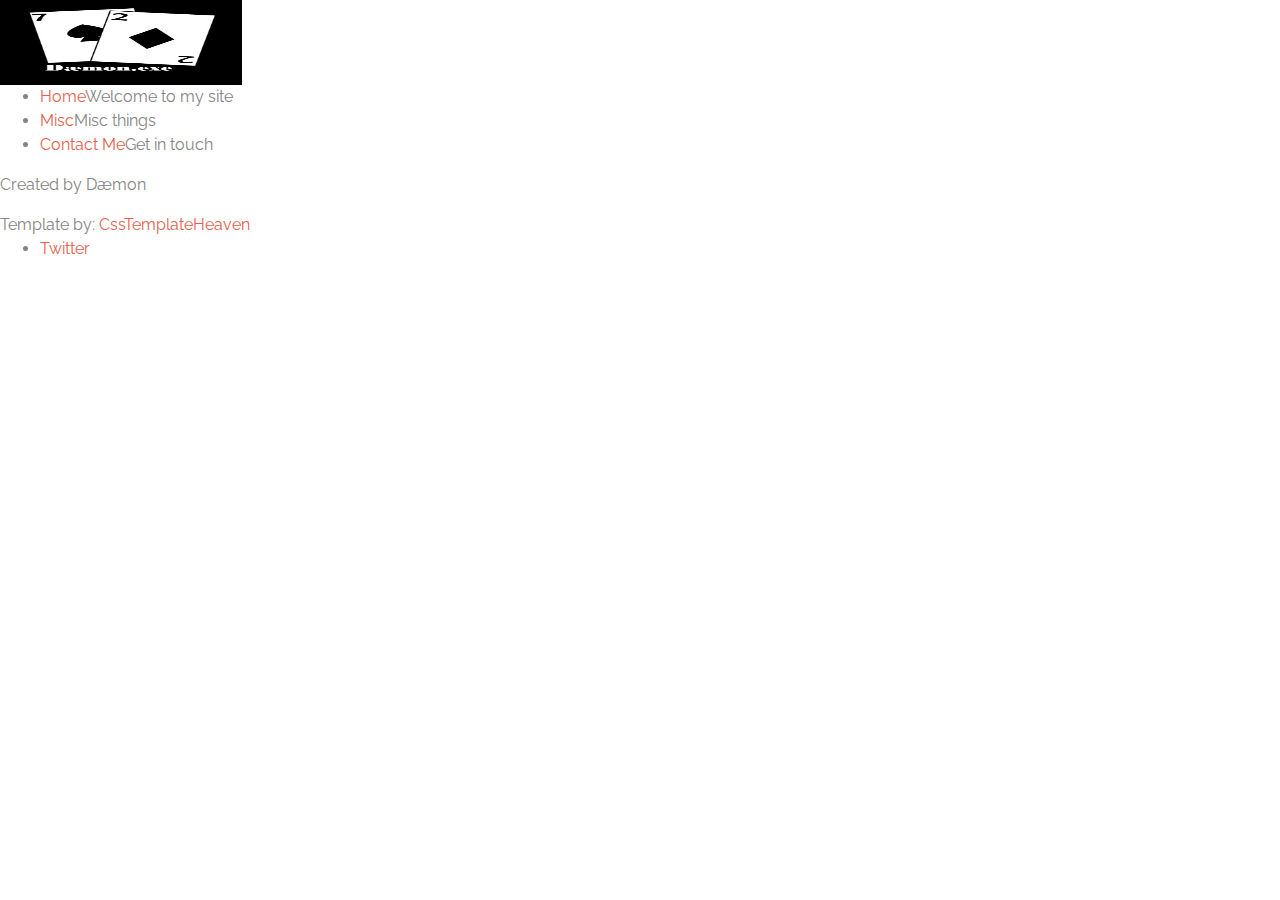
<file: blog.html>
<!DOCTYPE html PUBLIC "-//W3C//DTD XHTML 1.0 Transitional//EN" "http://www.w3.org/TR/xhtml1/DTD/xhtml1-transitional.dtd">
<html xmlns="http://www.w3.org/1999/xhtml">
<head>
<title>Advocate Walker | Unused</title>
<meta http-equiv="Content-Type" content="text/html; charset=utf-8" />
<link rel="stylesheet" type="text/css" href="css/style.css" />
<script type="text/javascript" src="js/jquery.js"></script>
<script type="text/javascript">
$(document).ready(function () {
    $(".pane-list li").click(function () {
        window.location = $(this).find("a").attr("href");
        return false;
    });
});
</script>
<script type="text/javascript">
$(document).ready(function () {
    $('.rss').append('<span class="hover"></span>').each(function () {
        var $span = $('> span.hover', this).css('opacity', 0);
        $(this).hover(function () {
            $span.stop().fadeTo(500, 1);
        }, function () {
            $span.stop().fadeTo(500, 0);
        });
    });
    $('.facebook').append('<span class="hover"></span>').each(function () {
        var $span = $('> span.hover', this).css('opacity', 0);
        $(this).hover(function () {
            $span.stop().fadeTo(500, 1);
        }, function () {
            $span.stop().fadeTo(500, 0);
        });
    });
    $('.twitter').append('<span class="hover"></span>').each(function () {
        var $span = $('> span.hover', this).css('opacity', 0);
        $(this).hover(function () {
            $span.stop().fadeTo(500, 1);
        }, function () {
            $span.stop().fadeTo(500, 0);
        });
    });
});
</script>
</head>
<body>
<div id="container">
  <div id="logo"><a href="index.html"><img src="images\Unlucky brand.jpg" width="242" height="85" alt="" /></a></div>
  <div id="nav">
    <ul>
      <li><a href="index.html">Home</a><span class="nav_text">Welcome to my site</span></li>
      <li><a href="single.html">Misc</a><span class="nav_text">Misc things</span></li>
      <!-- <li><a href="blog.html">Blog</a><span class="nav_text">unused</span></li> -->
      <li><a href="page.html">Contact Me</a><span class="nav_text">Get in touch</span></li>
    </ul>
  </div>
  <!-- close nav width="558" height="180" -->

  <!-- close left -->
  <!-- <div id="right">
    <h3>Other Links</h3>
    <div id="v_navcontainer">
      <ul>
        <li><a href="#">passible link 1</a></li>
        <li><a href="#">Possible link 2</a></li>
        <li><a href="#">possible link 3</a></li>
        <li><a href="#">possible link 4</a></li>
      </ul>
    </div> -->
    <!-- close v_navcontainer -->
  </div>
  <!-- close right -->
</div>
<!-- close container -->
<div id="footer">
  <p>Created by Dæmon</p>
Template by: <a href="">CssTemplateHeaven</a>
    <ul>
      <li><a href="https://twitter.com/JohnSierraHalo" class="twitter"><span>Twitter</span></a></li>
      <!-- <li><a href="#" class="facebook"><span>Facebook</span></a></li>
      <li><a href="#" class="rss"><span>RSS feed</span></a></li> -->
    </ul>
  </div>
</div>
</body>
</html>
</file>
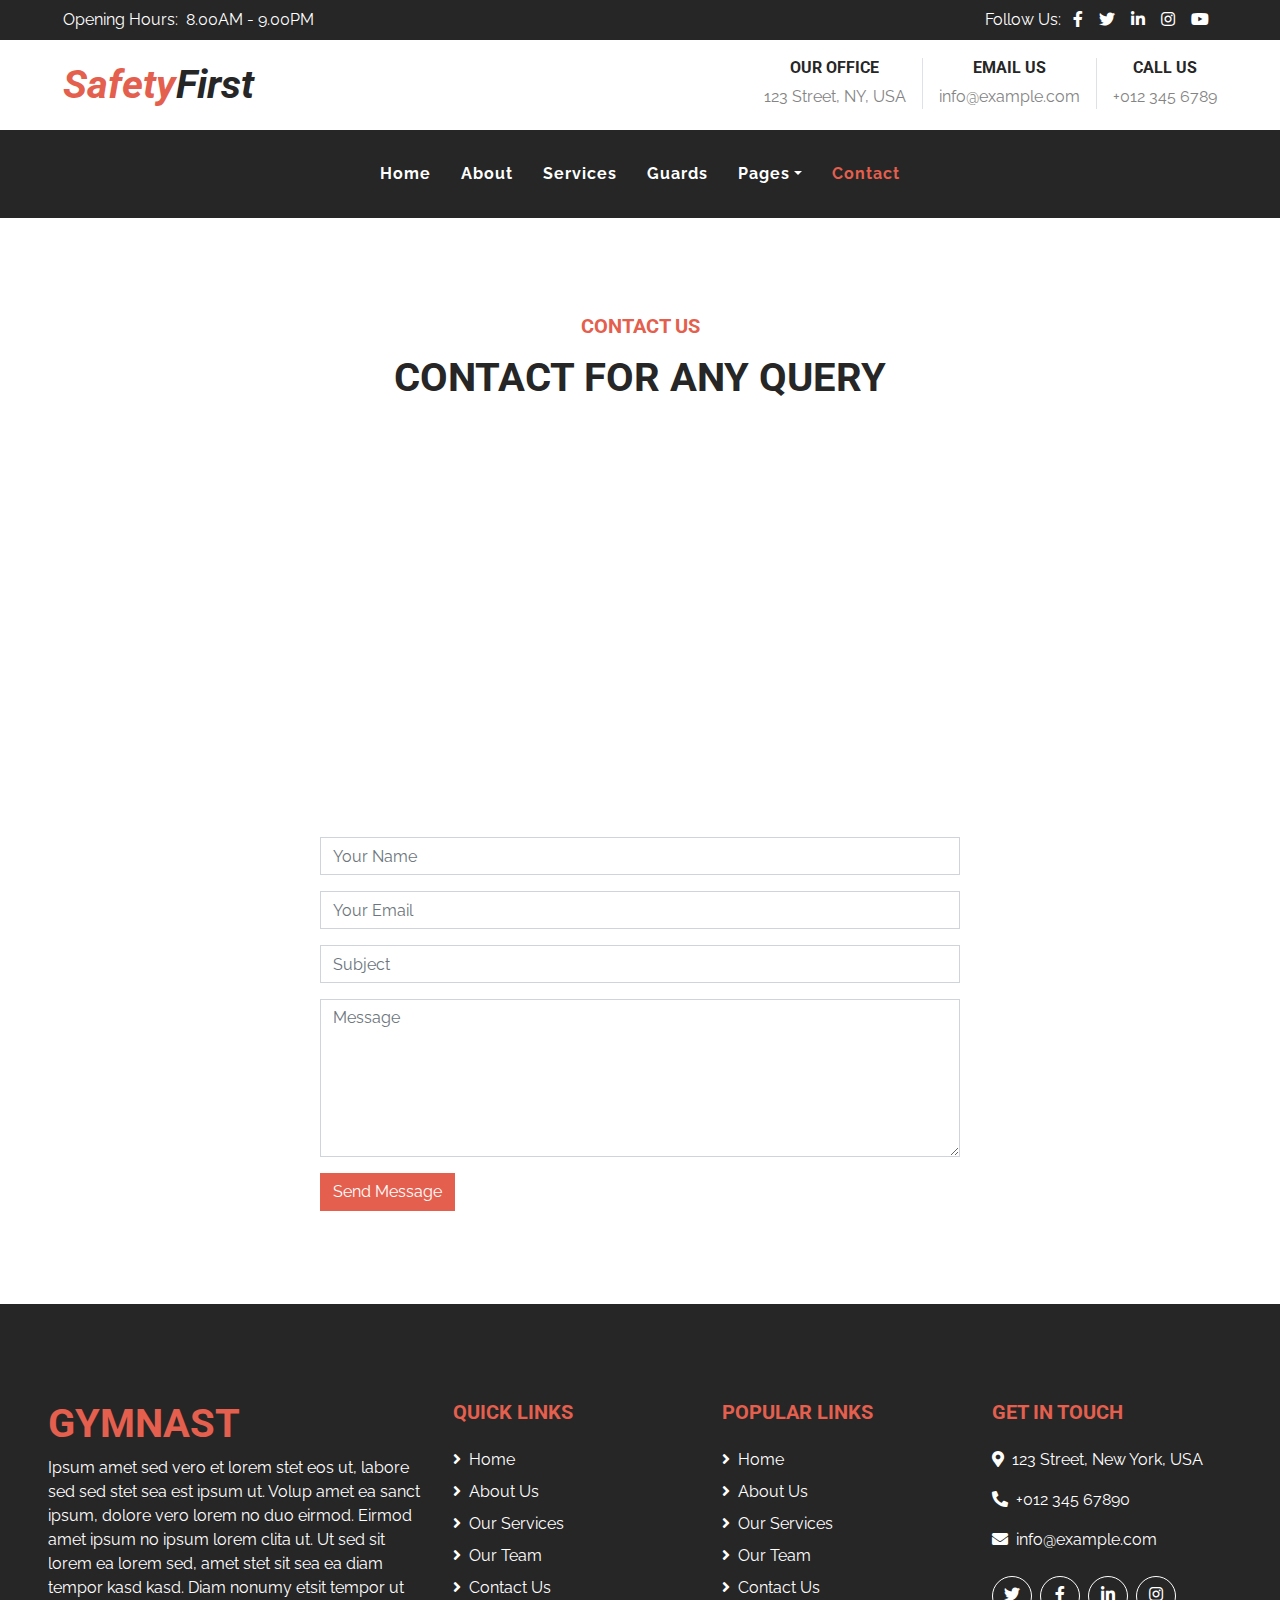
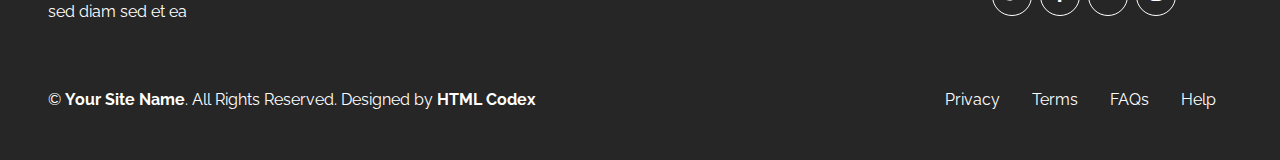
<file: contact.html>
<!DOCTYPE html>
<html lang="en">

<head>
    <meta charset="utf-8">
    <title>SafetyFirst - Security Guard Website Template</title>
    <meta content="width=device-width, initial-scale=1.0" name="viewport">
    <meta content="Free Website Template" name="keywords">
    <meta content="Free Website Template" name="description">

    <!-- Favicon -->
    <link href="img/favicon.ico" rel="icon">

    <!-- Font Awesome -->
    <link href="https://cdnjs.cloudflare.com/ajax/libs/font-awesome/5.10.0/css/all.min.css" rel="stylesheet">

    <!-- Flaticon Font -->
    <link href="lib/flaticon/font/flaticon.css" rel="stylesheet">

    <!-- Libraries Stylesheet -->
    <link href="lib/owlcarousel/assets/owl.carousel.min.css" rel="stylesheet">

    <!-- Customized Bootstrap Stylesheet -->
    <link href="css/style.css" rel="stylesheet">
</head>

<body class="bg-white">
    <!-- Topbar Start -->
    <div class="container-fluid">
        <div class="row bg-secondary py-2 px-lg-5">
            <div class="col-lg-6 text-center text-lg-left">
                <div class="d-inline-flex align-items-center">
                    <p class="mr-2 mb-2 mb-lg-0 text-white">Opening Hours:</p>
                    <span class="mb-2 mb-lg-0 text-white">8.00AM - 9.00PM</span>
                </div>
            </div>
            <div class="col-lg-6 text-center text-lg-right">
                <div class="d-inline-flex align-items-center">
                    <p class="m-0 mr-1 text-white">Follow Us:</p>
                    <a class="text-white px-2" href="">
                        <i class="fab fa-facebook-f"></i>
                    </a>
                    <a class="text-white px-2" href="">
                        <i class="fab fa-twitter"></i>
                    </a>
                    <a class="text-white px-2" href="">
                        <i class="fab fa-linkedin-in"></i>
                    </a>
                    <a class="text-white px-2" href="">
                        <i class="fab fa-instagram"></i>
                    </a>
                    <a class="text-white px-2" href="">
                        <i class="fab fa-youtube"></i>
                    </a>
                </div>
            </div>
        </div>
        <div class="row py-3 px-lg-5">
            <div class="col-lg-4">
                <a href="" class="navbar-brand d-none d-lg-block">
                    <h1 class="m-0 display-5 text-capitalize font-italic"><span class="text-primary">Safety</span>First</h1>
                </a>
            </div>
            <div class="col-lg-8 text-center text-lg-right">
                <div class="d-inline-flex align-items-center">
                    <div class="d-inline-flex flex-column text-center pr-3 border-right">
                        <h6>Our Office</h6>
                        <p class="m-0">123 Street, NY, USA</p>
                    </div>
                    <div class="d-inline-flex flex-column text-center px-3 border-right">
                        <h6>Email Us</h6>
                        <p class="m-0">info@example.com</p>
                    </div>
                    <div class="d-inline-flex flex-column text-center pl-3">
                        <h6>Call Us</h6>
                        <p class="m-0">+012 345 6789</p>
                    </div>
                </div>
            </div>
        </div>
    </div>
    <!-- Topbar End -->


    <!-- Navbar Start -->
    <div class="container-fluid p-0 mb-5">
        <nav class="navbar navbar-expand-lg bg-secondary navbar-dark py-0">
            <a href="" class="navbar-brand d-block d-lg-none">
                <h1 class="m-0 display-5 text-capitalize font-italic text-white"><span class="text-primary">Safety</span>First</h1>
            </a>
            <button type="button" class="navbar-toggler" data-toggle="collapse" data-target="#navbarCollapse">
                <span class="navbar-toggler-icon"></span>
            </button>
            <div class="collapse navbar-collapse justify-content-between" id="navbarCollapse">
                <div class="navbar-nav m-auto py-4">
                    <a href="index.html" class="nav-item nav-link">Home</a>
                    <a href="about.html" class="nav-item nav-link">About</a>
                    <a href="service.html" class="nav-item nav-link">Services</a>
                    <a href="guard.html" class="nav-item nav-link">Guards</a>
                    <div class="nav-item dropdown">
                        <a href="#" class="nav-link dropdown-toggle" data-toggle="dropdown">Pages</a>
                        <div class="dropdown-menu text-capitalize">
                            <a href="blog.html" class="dropdown-item">Blog Grid</a>
                            <a href="single.html" class="dropdown-item">Blog Detail</a>
                        </div>
                    </div>
                    <a href="contact.html" class="nav-item nav-link active">Contact</a>
                </div>
            </div>
        </nav>
    </div>
    <!-- Navbar End -->


    <!-- Contact Start -->
    <div class="container-fluid pt-5">
        <div class="d-flex flex-column text-center mb-5">
            <h5 class="text-primary mb-3">Contact Us</h5>
            <h1 class="m-0">Contact For Any Query</h1>
        </div>
        <div class="row">
            <div class="col-12 p-0">
                <iframe style="width: 100%; height: 500px;" src="https://www.google.com/maps/embed?pb=!1m18!1m12!1m3!1d3001156.4288297426!2d-78.01371936852176!3d42.72876761954724!2m3!1f0!2f0!3f0!3m2!1i1024!2i768!4f13.1!3m3!1m2!1s0x4ccc4bf0f123a5a9%3A0xddcfc6c1de189567!2sNew%20York%2C%20USA!5e0!3m2!1sen!2sbd!4v1603794290143!5m2!1sen!2sbd" frameborder="0" style="border:0;" allowfullscreen="" aria-hidden="false" tabindex="0"></iframe>
            </div>
            <div class="col-12">
                <div class="contact-form bg-white">
                    <div id="success"></div>
                    <form name="sentMessage" id="contactForm" novalidate="novalidate">
                        <div class="control-group">
                            <input type="text" class="form-control" id="name" placeholder="Your Name" required="required" data-validation-required-message="Please enter your name" />
                            <p class="help-block text-danger"></p>
                        </div>
                        <div class="control-group">
                            <input type="email" class="form-control" id="email" placeholder="Your Email" required="required" data-validation-required-message="Please enter your email" />
                            <p class="help-block text-danger"></p>
                        </div>
                        <div class="control-group">
                            <input type="text" class="form-control" id="subject" placeholder="Subject" required="required" data-validation-required-message="Please enter a subject" />
                            <p class="help-block text-danger"></p>
                        </div>
                        <div class="control-group">
                            <textarea class="form-control" rows="6" id="message" placeholder="Message" required="required" data-validation-required-message="Please enter your message"></textarea>
                            <p class="help-block text-danger"></p>
                        </div>
                        <div>
                            <button class="btn btn-primary" type="submit" id="sendMessageButton">Send Message</button>
                        </div>
                    </form>
                </div>
            </div>
        </div>
    </div>
    <!-- Contact End -->


    <!-- Footer Start -->
    <div class="container-fluid bg-secondary text-white mt-5 py-5 px-sm-3 px-md-5">
        <div class="row pt-5">
            <div class="col-lg-4 col-md-12 mb-5">
                <h1 class="display-5 text-primary">Gymnast</h1>
                <p class="m-0">Ipsum amet sed vero et lorem stet eos ut, labore sed sed stet sea est ipsum ut. Volup amet ea sanct ipsum, dolore vero lorem no duo eirmod. Eirmod amet ipsum no ipsum lorem clita ut. Ut sed sit lorem ea lorem sed, amet stet sit sea ea diam tempor kasd kasd. Diam nonumy etsit tempor ut sed diam sed et ea</p>
            </div>
            <div class="col-lg-8 col-md-12">
                <div class="row">
                    <div class="col-md-4 mb-5">
                        <h5 class="text-primary mb-4">Quick Links</h5>
                        <div class="d-flex flex-column justify-content-start">
                            <a class="text-white mb-2" href="#"><i class="fa fa-angle-right mr-2"></i>Home</a>
                            <a class="text-white mb-2" href="#"><i class="fa fa-angle-right mr-2"></i>About Us</a>
                            <a class="text-white mb-2" href="#"><i class="fa fa-angle-right mr-2"></i>Our Services</a>
                            <a class="text-white mb-2" href="#"><i class="fa fa-angle-right mr-2"></i>Our Team</a>
                            <a class="text-white" href="#"><i class="fa fa-angle-right mr-2"></i>Contact Us</a>
                        </div>
                    </div>
                    <div class="col-md-4 mb-5">
                        <h5 class="text-primary mb-4">Popular Links</h5>
                        <div class="d-flex flex-column justify-content-start">
                            <a class="text-white mb-2" href="#"><i class="fa fa-angle-right mr-2"></i>Home</a>
                            <a class="text-white mb-2" href="#"><i class="fa fa-angle-right mr-2"></i>About Us</a>
                            <a class="text-white mb-2" href="#"><i class="fa fa-angle-right mr-2"></i>Our Services</a>
                            <a class="text-white mb-2" href="#"><i class="fa fa-angle-right mr-2"></i>Our Team</a>
                            <a class="text-white" href="#"><i class="fa fa-angle-right mr-2"></i>Contact Us</a>
                        </div>
                    </div>
                    <div class="col-md-4 mb-5">
                        <h5 class="text-primary mb-4">Get In Touch</h5>
                        <p><i class="fa fa-map-marker-alt mr-2"></i>123 Street, New York, USA</p>
                        <p><i class="fa fa-phone-alt mr-2"></i>+012 345 67890</p>
                        <p><i class="fa fa-envelope mr-2"></i>info@example.com</p>
                        <div class="d-flex justify-content-start mt-4">
                            <a class="btn btn-outline-light rounded-circle text-center mr-2 px-0" style="width: 40px; height: 40px;" href="#"><i class="fab fa-twitter"></i></a>
                            <a class="btn btn-outline-light rounded-circle text-center mr-2 px-0" style="width: 40px; height: 40px;" href="#"><i class="fab fa-facebook-f"></i></a>
                            <a class="btn btn-outline-light rounded-circle text-center mr-2 px-0" style="width: 40px; height: 40px;" href="#"><i class="fab fa-linkedin-in"></i></a>
                            <a class="btn btn-outline-light rounded-circle text-center mr-2 px-0" style="width: 40px; height: 40px;" href="#"><i class="fab fa-instagram"></i></a>
                        </div>
                    </div>
                </div>
            </div>
        </div>
        <div class="row pt-3">
            <div class="col-md-6 text-center text-md-left mb-3 mb-md-0">
                <p class="m-0 text-white">
                    &copy; <a class="text-white font-weight-bold" href="#">Your Site Name</a>. All Rights Reserved. Designed by
                    <a class="text-white font-weight-bold" href="https://htmlcodex.com">HTML Codex</a>
                </p>
            </div>
            <div class="col-md-6 text-center text-md-right">
                <ul class="nav d-inline-flex">
                    <li class="nav-item">
                        <a class="nav-link text-white py-0" href="#">Privacy</a>
                    </li>
                    <li class="nav-item">
                        <a class="nav-link text-white py-0" href="#">Terms</a>
                    </li>
                    <li class="nav-item">
                        <a class="nav-link text-white py-0" href="#">FAQs</a>
                    </li>
                    <li class="nav-item">
                        <a class="nav-link text-white py-0" href="#">Help</a>
                    </li>
                </ul>
            </div>
        </div>
    </div>
    <!-- Footer End -->


    <!-- Back to Top -->
    <a href="#" class="btn btn-secondary border back-to-top"><i class="fa fa-angle-double-up"></i></a>


    <!-- JavaScript Libraries -->
    <script src="https://code.jquery.com/jquery-3.4.1.min.js"></script>
    <script src="https://stackpath.bootstrapcdn.com/bootstrap/4.4.1/js/bootstrap.bundle.min.js"></script>
    <script src="lib/easing/easing.min.js"></script>
    <script src="lib/waypoints/waypoints.min.js"></script>
    <script src="lib/counterup/counterup.min.js"></script>
    <script src="lib/owlcarousel/owl.carousel.min.js"></script>

    <!-- Contact Javascript File -->
    <script src="mail/jqBootstrapValidation.min.js"></script>
    <script src="mail/contact.js"></script>

    <!-- Template Javascript -->
    <script src="js/main.js"></script>
</body>

</html>
</file>
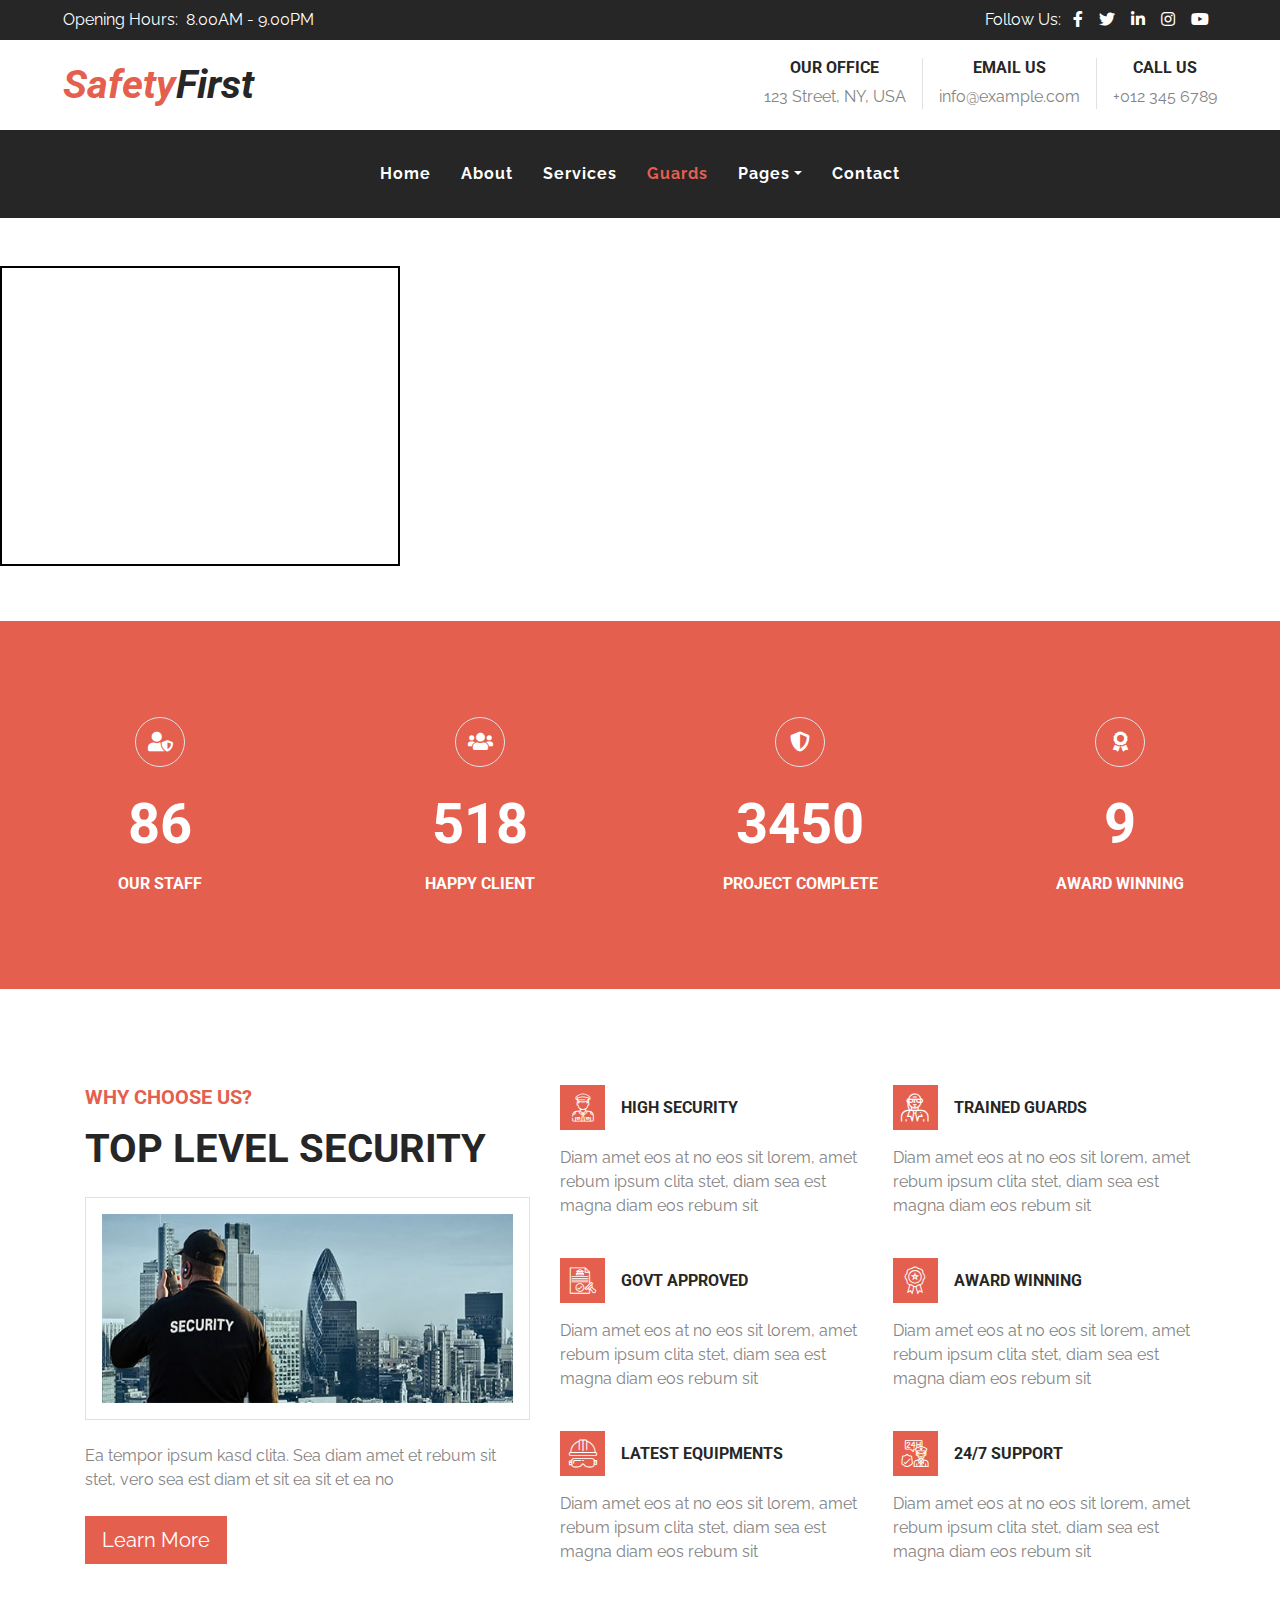
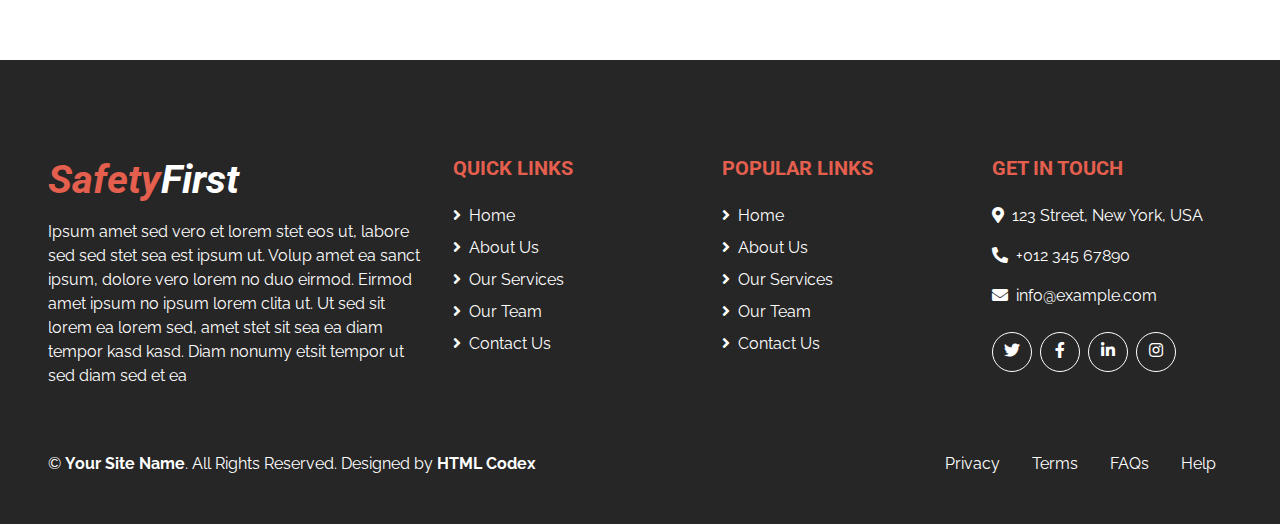
<file: guard.html>
<!DOCTYPE html>
<html lang="en">

<head>
    <meta charset="utf-8">
    <title>SafetyFirst - Security Guard Website Template</title>
    <meta content="width=device-width, initial-scale=1.0" name="viewport">
    <meta content="Free Website Template" name="keywords">
    <meta content="Free Website Template" name="description">

    <!-- Favicon -->
    <link href="img/favicon.ico" rel="icon">

    <!-- Font Awesome -->
    <link href="https://cdnjs.cloudflare.com/ajax/libs/font-awesome/5.10.0/css/all.min.css" rel="stylesheet">

    <!-- Flaticon Font -->
    <link href="lib/flaticon/font/flaticon.css" rel="stylesheet">

    <!-- Libraries Stylesheet -->
    <link href="lib/owlcarousel/assets/owl.carousel.min.css" rel="stylesheet">

    <!-- Customized Bootstrap Stylesheet -->
    <link href="css/style.css" rel="stylesheet">
</head>

<body class="bg-white">
    <!-- Topbar Start -->
    <div class="container-fluid">
        <div class="row bg-secondary py-2 px-lg-5">
            <div class="col-lg-6 text-center text-lg-left">
                <div class="d-inline-flex align-items-center">
                    <p class="mr-2 mb-2 mb-lg-0 text-white">Opening Hours:</p>
                    <span class="mb-2 mb-lg-0 text-white">8.00AM - 9.00PM</span>
                </div>
            </div>
            <div class="col-lg-6 text-center text-lg-right">
                <div class="d-inline-flex align-items-center">
                    <p class="m-0 mr-1 text-white">Follow Us:</p>
                    <a class="text-white px-2" href="">
                        <i class="fab fa-facebook-f"></i>
                    </a>
                    <a class="text-white px-2" href="">
                        <i class="fab fa-twitter"></i>
                    </a>
                    <a class="text-white px-2" href="">
                        <i class="fab fa-linkedin-in"></i>
                    </a>
                    <a class="text-white px-2" href="">
                        <i class="fab fa-instagram"></i>
                    </a>
                    <a class="text-white px-2" href="">
                        <i class="fab fa-youtube"></i>
                    </a>
                </div>
            </div>
        </div>
        <div class="row py-3 px-lg-5">
            <div class="col-lg-4">
                <a href="" class="navbar-brand d-none d-lg-block">
                    <h1 class="m-0 display-5 text-capitalize font-italic"><span class="text-primary">Safety</span>First</h1>
                </a>
            </div>
            <div class="col-lg-8 text-center text-lg-right">
                <div class="d-inline-flex align-items-center">
                    <div class="d-inline-flex flex-column text-center pr-3 border-right">
                        <h6>Our Office</h6>
                        <p class="m-0">123 Street, NY, USA</p>
                    </div>
                    <div class="d-inline-flex flex-column text-center px-3 border-right">
                        <h6>Email Us</h6>
                        <p class="m-0">info@example.com</p>
                    </div>
                    <div class="d-inline-flex flex-column text-center pl-3">
                        <h6>Call Us</h6>
                        <p class="m-0">+012 345 6789</p>
                    </div>
                </div>
            </div>
        </div>
    </div>
    <!-- Topbar End -->


    <!-- Navbar Start -->
    <div class="container-fluid p-0 mb-5">
        <nav class="navbar navbar-expand-lg bg-secondary navbar-dark py-0">
            <a href="" class="navbar-brand d-block d-lg-none">
                <h1 class="m-0 display-5 text-capitalize font-italic text-white"><span class="text-primary">Safety</span>First</h1>
            </a>
            <button type="button" class="navbar-toggler" data-toggle="collapse" data-target="#navbarCollapse">
                <span class="navbar-toggler-icon"></span>
            </button>
            <div class="collapse navbar-collapse justify-content-between" id="navbarCollapse">
                <div class="navbar-nav m-auto py-4">
                    <a href="index.html" class="nav-item nav-link">Home</a>
                    <a href="about.html" class="nav-item nav-link">About</a>
                    <a href="service.html" class="nav-item nav-link">Services</a>
                    <a href="guard.html" class="nav-item nav-link active">Guards</a>
                    <div class="nav-item dropdown">
                        <a href="#" class="nav-link dropdown-toggle" data-toggle="dropdown">Pages</a>
                        <div class="dropdown-menu text-capitalize">
                            <a href="blog.html" class="dropdown-item">Blog Grid</a>
                            <a href="single.html" class="dropdown-item">Blog Detail</a>
                        </div>
                    </div>
                    <a href="contact.html" class="nav-item nav-link">Contact</a>
                </div>
            </div>
        </nav>
    </div>
    <!-- Navbar End -->


    <!-- Team Start -->
    <iframe src="https://www.marinetraffic.com/en/ais/home/centerx:-76.5/centery:43.5/zoom:11" style="border: 2px solid black;width: 400px; height: 300px"></iframe> 
    
    
    
    
    
    
    <!-- <div class="container pt-5 pb-3">
        <div class="d-flex flex-column text-center mb-5">
            <h5 class="text-primary mb-3">Security Officers</h5>
            <h1 class="m-0">Meet Our Security Officers</h1>
        </div>
        <div class="row">
            <div class="col-lg-6 mb-4">
                <div class="row mb-2 align-items-center">
                    <div class="col-6 text-right">
                        <h6>Officer Name</h6>
                        <h6 class="text-muted font-weight-normal text-capitalize mb-2">Designation</h6>
                        <p>Ipsum tempor tempor dolor no est diam duo dolore, dolor eos dolor amet erat clita amet.</p>
                        <div class="d-flex justify-content-end">
                            <a href=""><i class="fab fa-twitter mr-3"></i></a>
                            <a href=""><i class="fab fa-facebook-f mr-3"></i></a>
                            <a href=""><i class="fab fa-linkedin-in mr-3"></i></a>
                            <a href=""><i class="fab fa-instagram"></i></a>
                        </div>
                    </div>
                    <div class="col-6">
                        <img class="img-thumbnail p-3" src="img/team-1.jpg" alt="Image">
                    </div>
                </div>
            </div>
            <div class="col-lg-6 mb-4">
                <div class="row mb-2 align-items-center">
                    <div class="col-6">
                        <img class="img-thumbnail p-3" src="img/team-2.jpg" alt="Image">
                    </div>
                    <div class="col-6 text-left">
                        <h6>Officer Name</h6>
                        <h6 class="text-muted font-weight-normal text-capitalize mb-2">Designation</h6>
                        <p>Ipsum tempor tempor dolor no est diam duo dolore, dolor eos dolor amet erat clita amet.</p>
                        <div class="d-flex justify-content-start">
                            <a href=""><i class="fab fa-twitter mr-3"></i></a>
                            <a href=""><i class="fab fa-facebook-f mr-3"></i></a>
                            <a href=""><i class="fab fa-linkedin-in mr-3"></i></a>
                            <a href=""><i class="fab fa-instagram"></i></a>
                        </div>
                    </div>
                </div>
            </div>
            <div class="col-lg-6 mb-4">
                <div class="row mb-2 align-items-center">
                    <div class="col-6 text-right">
                        <h6>Officer Name</h6>
                        <h6 class="text-muted font-weight-normal text-capitalize mb-2">Designation</h6>
                        <p>Ipsum tempor tempor dolor no est diam duo dolore, dolor eos dolor amet erat clita amet.</p>
                        <div class="d-flex justify-content-end">
                            <a href=""><i class="fab fa-twitter mr-3"></i></a>
                            <a href=""><i class="fab fa-facebook-f mr-3"></i></a>
                            <a href=""><i class="fab fa-linkedin-in mr-3"></i></a>
                            <a href=""><i class="fab fa-instagram"></i></a>
                        </div>
                    </div>
                    <div class="col-6">
                        <img class="img-thumbnail p-3" src="img/team-3.jpg" alt="Image">
                    </div>
                </div>
            </div>
            <div class="col-lg-6 mb-4">
                <div class="row mb-2 align-items-center">
                    <div class="col-6">
                        <img class="img-thumbnail p-3" src="img/team-4.jpg" alt="Image">
                    </div>
                    <div class="col-6 text-left">
                        <h6>Officer Name</h6>
                        <h6 class="text-muted font-weight-normal text-capitalize mb-2">Designation</h6>
                        <p>Ipsum tempor tempor dolor no est diam duo dolore, dolor eos dolor amet erat clita amet.</p>
                        <div class="d-flex justify-content-start">
                            <a href=""><i class="fab fa-twitter mr-3"></i></a>
                            <a href=""><i class="fab fa-facebook-f mr-3"></i></a>
                            <a href=""><i class="fab fa-linkedin-in mr-3"></i></a>
                            <a href=""><i class="fab fa-instagram"></i></a>
                        </div>
                    </div>
                </div>
            </div>
        </div>
    </div> -->
    <!-- Team End -->


    <!-- Facts Start -->
    <div class="container-fluid bg-primary my-5 py-5 text-center">
        <div class="row pt-5">
            <div class="col-lg-3 col-sm-6 mb-5">
                <h5 class="fa fa-user-shield mb-4 d-inline-flex align-items-center justify-content-center border rounded-circle text-white" style="width: 50px; height: 50px;"></h5>
                <h4 class="display-4 text-white mb-3" data-toggle="counter-up">250</h4>
                <h6 class="text-white m-0">Our Staff</h6>
            </div>
            <div class="col-lg-3 col-sm-6 mb-5">
                <h5 class="fa fa-users mb-4 d-inline-flex align-items-center justify-content-center border rounded-circle text-white" style="width: 50px; height: 50px;"></h5>
                <h4 class="display-4 text-white mb-3" data-toggle="counter-up">1500</h4>
                <h6 class="text-white m-0">Happy Client</h6>
            </div>
            <div class="col-lg-3 col-sm-6 mb-5">
                <h5 class="fa fa-shield-alt mb-4 d-inline-flex align-items-center justify-content-center border rounded-circle text-white" style="width: 50px; height: 50px;"></h5>
                <h4 class="display-4 text-white mb-3" data-toggle="counter-up">10000</h4>
                <h6 class="text-white m-0">Project Complete</h6>
            </div>
            <div class="col-lg-3 col-sm-6 mb-5">
                <h5 class="fa fa-award mb-4 d-inline-flex align-items-center justify-content-center border rounded-circle text-white" style="width: 50px; height: 50px;"></h5>
                <h4 class="display-4 text-white mb-3" data-toggle="counter-up">25</h4>
                <h6 class="text-white m-0">Award Winning</h6>
            </div>
        </div>
    </div>
    <!-- Facts End -->


    <!-- Features Start -->
    <div class="container pt-5">
        <div class="row">
            <div class="col-lg-5 mb-5">
                <h5 class="text-primary mb-3">Why Choose Us?</h5>
                <h1 class="mb-4">Top Level Security</h1>
                <img class="img-thumbnail mb-4 p-3" src="img/feature.jpg" alt="Image">
                <p>
                    Ea tempor ipsum kasd clita. Sea diam amet et rebum sit stet, vero sea est diam et sit ea sit et ea no
                </p>
                <a href="" class="btn btn-lg btn-primary mt-2">Learn More</a>
            </div>
            <div class="col-lg-7">
                <div class="row">
                    <div class="col-md-6 mb-4">
                        <div class="d-flex flex-column">
                            <div class="d-flex align-items-center mb-3">
                                <h3 class="flaticon-policeman font-weight-normal d-flex flex-shrink-0 align-items-center justify-content-center bg-primary text-white m-0 mr-3" style="width: 45px; height: 45px;"></h3>
                                <h6 class="text-truncate m-0">High Security</h6>
                            </div>
                            <p>Diam amet eos at no eos sit lorem, amet rebum ipsum clita stet, diam sea est magna diam eos rebum sit</p>
                        </div>
                    </div>
                    <div class="col-md-6 mb-4">
                        <div class="d-flex flex-column">
                            <div class="d-flex align-items-center mb-3">
                                <h3 class="flaticon-bodyguard font-weight-normal d-flex flex-shrink-0 align-items-center justify-content-center bg-primary text-white m-0 mr-3" style="width: 45px; height: 45px;"></h3>
                                <h6 class="text-truncate m-0">Trained Guards</h6>
                            </div>
                            <p>Diam amet eos at no eos sit lorem, amet rebum ipsum clita stet, diam sea est magna diam eos rebum sit</p>
                        </div>
                    </div>
                    <div class="col-md-6 mb-4">
                        <div class="d-flex flex-column">
                            <div class="d-flex align-items-center mb-3">
                                <h3 class="flaticon-approved font-weight-normal d-flex flex-shrink-0 align-items-center justify-content-center bg-primary text-white m-0 mr-3" style="width: 45px; height: 45px;"></h3>
                                <h6 class="text-truncate m-0">Govt Approved</h6>
                            </div>
                            <p>Diam amet eos at no eos sit lorem, amet rebum ipsum clita stet, diam sea est magna diam eos rebum sit</p>
                        </div>
                    </div>
                    <div class="col-md-6 mb-4">
                        <div class="d-flex flex-column">
                            <div class="d-flex align-items-center mb-3">
                                <h3 class="flaticon-medal font-weight-normal d-flex flex-shrink-0 align-items-center justify-content-center bg-primary text-white m-0 mr-3" style="width: 45px; height: 45px;"></h3>
                                <h6 class="text-truncate m-0">Award Winning</h6>
                            </div>
                            <p>Diam amet eos at no eos sit lorem, amet rebum ipsum clita stet, diam sea est magna diam eos rebum sit</p>
                        </div>
                    </div>
                    <div class="col-md-6 mb-4">
                        <div class="d-flex flex-column">
                            <div class="d-flex align-items-center mb-3">
                                <h3 class="flaticon-helmet font-weight-normal d-flex flex-shrink-0 align-items-center justify-content-center bg-primary text-white m-0 mr-3" style="width: 45px; height: 45px;"></h3>
                                <h6 class="text-truncate m-0">Latest Equipments</h6>
                            </div>
                            <p>Diam amet eos at no eos sit lorem, amet rebum ipsum clita stet, diam sea est magna diam eos rebum sit</p>
                        </div>
                    </div>
                    <div class="col-md-6 mb-4">
                        <div class="d-flex flex-column">
                            <div class="d-flex align-items-center mb-3">
                                <h3 class="flaticon-surveillance font-weight-normal d-flex flex-shrink-0 align-items-center justify-content-center bg-primary text-white m-0 mr-3" style="width: 45px; height: 45px;"></h3>
                                <h6 class="text-truncate m-0">24/7 Support</h6>
                            </div>
                            <p>Diam amet eos at no eos sit lorem, amet rebum ipsum clita stet, diam sea est magna diam eos rebum sit</p>
                        </div>
                    </div>
                </div>
            </div>
        </div>
    </div>
    <!-- Features End -->


    <!-- Footer Start -->
    <div class="container-fluid bg-secondary text-white mt-5 py-5 px-sm-3 px-md-5">
        <div class="row pt-5">
            <div class="col-lg-4 col-md-12 mb-5">
                <h1 class="mb-3 display-5 text-capitalize font-italic text-white"><span class="text-primary">Safety</span>First</h1>
                <p class="m-0">Ipsum amet sed vero et lorem stet eos ut, labore sed sed stet sea est ipsum ut. Volup amet ea sanct ipsum, dolore vero lorem no duo eirmod. Eirmod amet ipsum no ipsum lorem clita ut. Ut sed sit lorem ea lorem sed, amet stet sit sea ea diam tempor kasd kasd. Diam nonumy etsit tempor ut sed diam sed et ea</p>
            </div>
            <div class="col-lg-8 col-md-12">
                <div class="row">
                    <div class="col-md-4 mb-5">
                        <h5 class="text-primary mb-4">Quick Links</h5>
                        <div class="d-flex flex-column justify-content-start">
                            <a class="text-white mb-2" href="#"><i class="fa fa-angle-right mr-2"></i>Home</a>
                            <a class="text-white mb-2" href="#"><i class="fa fa-angle-right mr-2"></i>About Us</a>
                            <a class="text-white mb-2" href="#"><i class="fa fa-angle-right mr-2"></i>Our Services</a>
                            <a class="text-white mb-2" href="#"><i class="fa fa-angle-right mr-2"></i>Our Team</a>
                            <a class="text-white" href="#"><i class="fa fa-angle-right mr-2"></i>Contact Us</a>
                        </div>
                    </div>
                    <div class="col-md-4 mb-5">
                        <h5 class="text-primary mb-4">Popular Links</h5>
                        <div class="d-flex flex-column justify-content-start">
                            <a class="text-white mb-2" href="#"><i class="fa fa-angle-right mr-2"></i>Home</a>
                            <a class="text-white mb-2" href="#"><i class="fa fa-angle-right mr-2"></i>About Us</a>
                            <a class="text-white mb-2" href="#"><i class="fa fa-angle-right mr-2"></i>Our Services</a>
                            <a class="text-white mb-2" href="#"><i class="fa fa-angle-right mr-2"></i>Our Team</a>
                            <a class="text-white" href="#"><i class="fa fa-angle-right mr-2"></i>Contact Us</a>
                        </div>
                    </div>
                    <div class="col-md-4 mb-5">
                        <h5 class="text-primary mb-4">Get In Touch</h5>
                        <p><i class="fa fa-map-marker-alt mr-2"></i>123 Street, New York, USA</p>
                        <p><i class="fa fa-phone-alt mr-2"></i>+012 345 67890</p>
                        <p><i class="fa fa-envelope mr-2"></i>info@example.com</p>
                        <div class="d-flex justify-content-start mt-4">
                            <a class="btn btn-outline-light rounded-circle text-center mr-2 px-0" style="width: 40px; height: 40px;" href="#"><i class="fab fa-twitter"></i></a>
                            <a class="btn btn-outline-light rounded-circle text-center mr-2 px-0" style="width: 40px; height: 40px;" href="#"><i class="fab fa-facebook-f"></i></a>
                            <a class="btn btn-outline-light rounded-circle text-center mr-2 px-0" style="width: 40px; height: 40px;" href="#"><i class="fab fa-linkedin-in"></i></a>
                            <a class="btn btn-outline-light rounded-circle text-center mr-2 px-0" style="width: 40px; height: 40px;" href="#"><i class="fab fa-instagram"></i></a>
                        </div>
                    </div>
                </div>
            </div>
        </div>
        <div class="row pt-3">
            <div class="col-md-6 text-center text-md-left mb-3 mb-md-0">
                <p class="m-0 text-white">
                    &copy; <a class="text-white font-weight-bold" href="#">Your Site Name</a>. All Rights Reserved. Designed by
                    <a class="text-white font-weight-bold" href="https://htmlcodex.com">HTML Codex</a>
                </p>
            </div>
            <div class="col-md-6 text-center text-md-right">
                <ul class="nav d-inline-flex">
                    <li class="nav-item">
                        <a class="nav-link text-white py-0" href="#">Privacy</a>
                    </li>
                    <li class="nav-item">
                        <a class="nav-link text-white py-0" href="#">Terms</a>
                    </li>
                    <li class="nav-item">
                        <a class="nav-link text-white py-0" href="#">FAQs</a>
                    </li>
                    <li class="nav-item">
                        <a class="nav-link text-white py-0" href="#">Help</a>
                    </li>
                </ul>
            </div>
        </div>
    </div>
    <!-- Footer End -->


    <!-- Back to Top -->
    <a href="#" class="btn btn-secondary border back-to-top"><i class="fa fa-angle-double-up"></i></a>


    <!-- JavaScript Libraries -->
    <script src="https://code.jquery.com/jquery-3.4.1.min.js"></script>
    <script src="https://stackpath.bootstrapcdn.com/bootstrap/4.4.1/js/bootstrap.bundle.min.js"></script>
    <script src="lib/easing/easing.min.js"></script>
    <script src="lib/waypoints/waypoints.min.js"></script>
    <script src="lib/counterup/counterup.min.js"></script>
    <script src="lib/owlcarousel/owl.carousel.min.js"></script>

    <!-- Contact Javascript File -->
    <script src="mail/jqBootstrapValidation.min.js"></script>
    <script src="mail/contact.js"></script>

    <!-- Template Javascript -->
    <script src="js/main.js"></script>
</body>

</html>
</file>
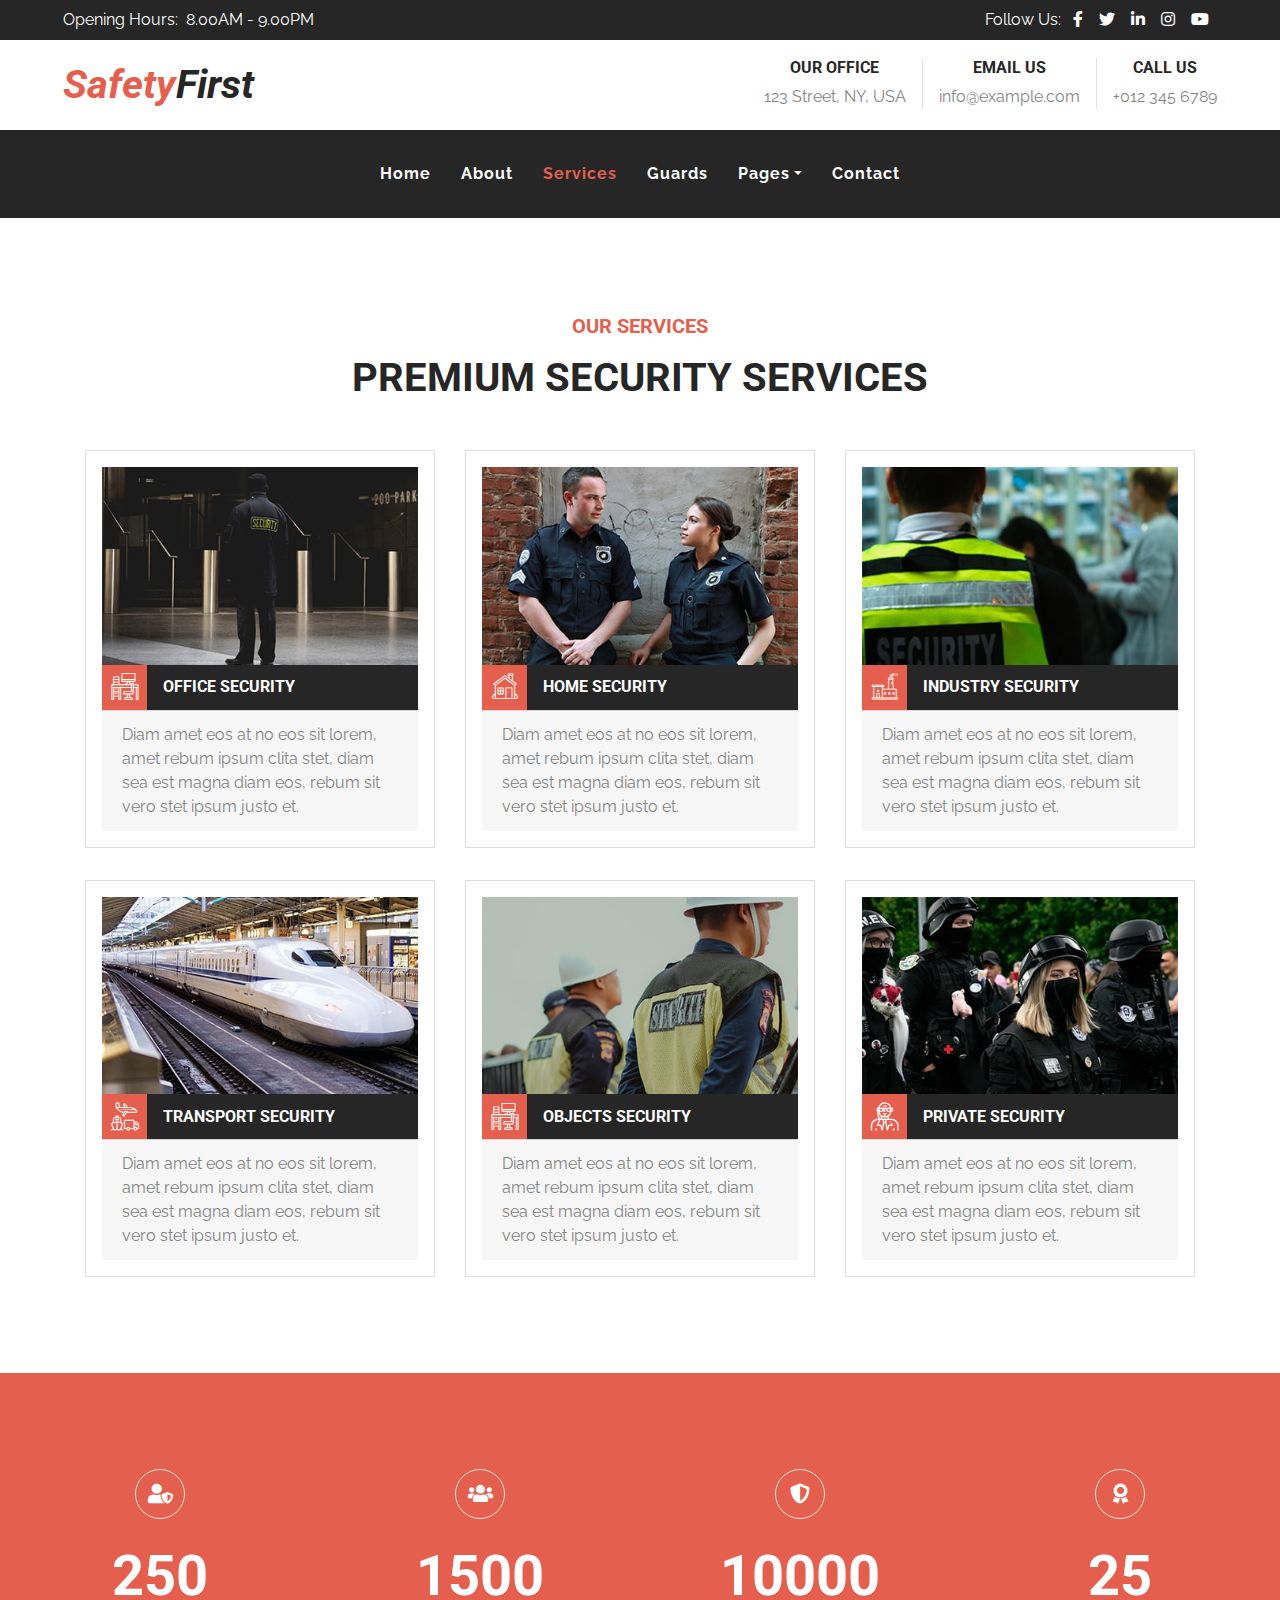
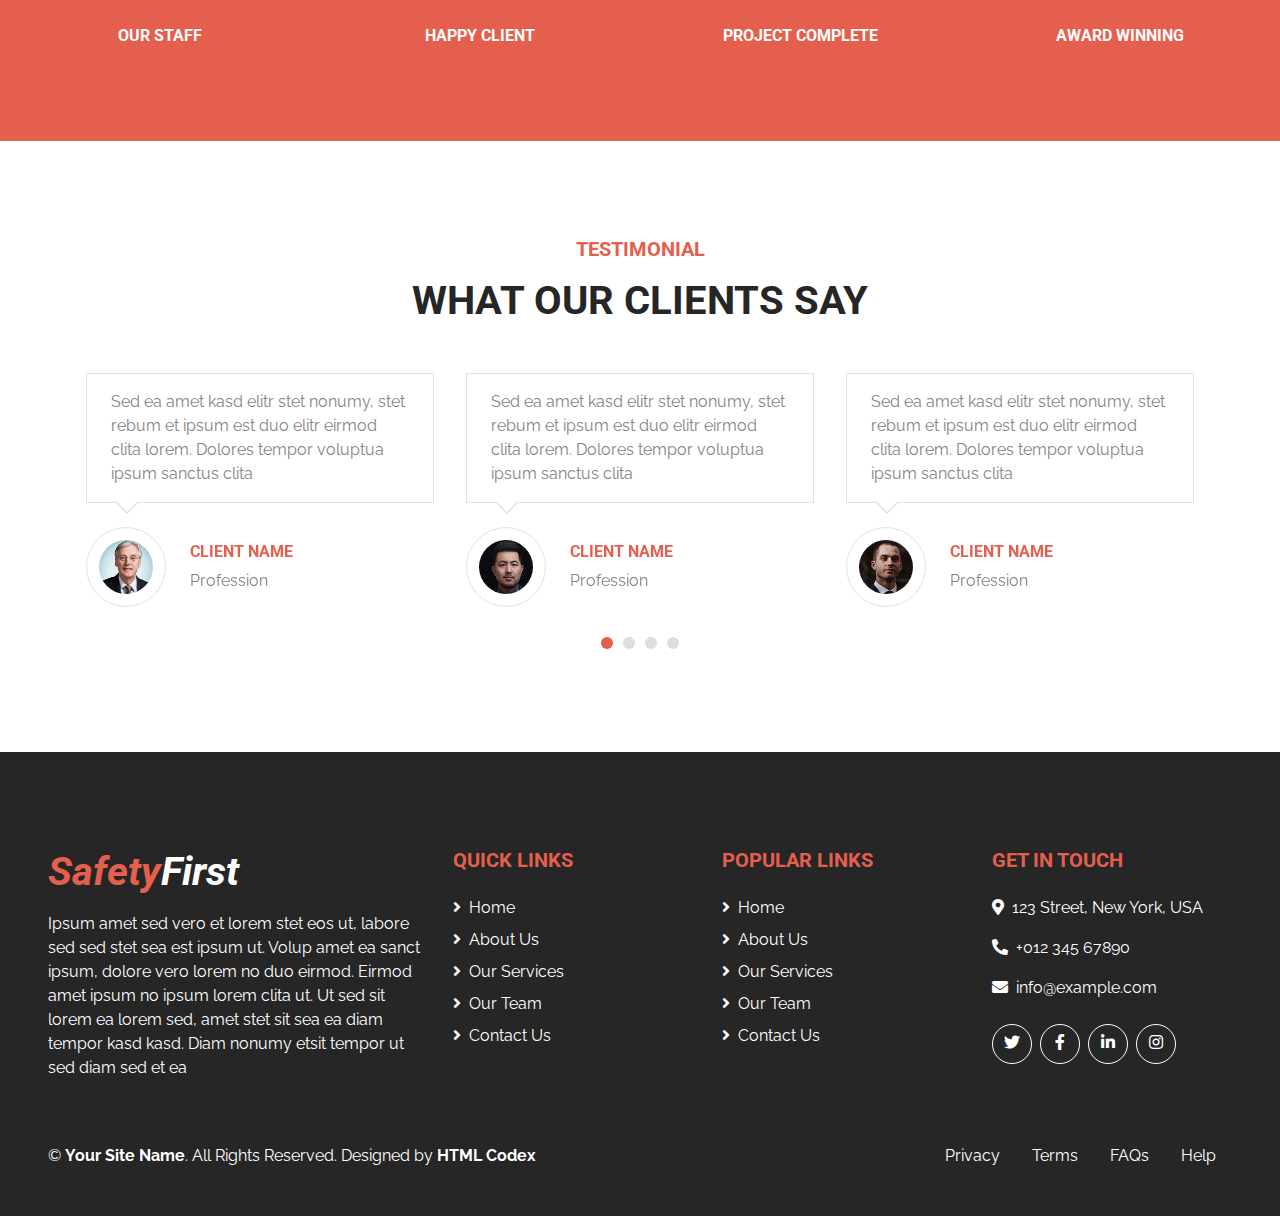
<file: service.html>
<!DOCTYPE html>
<html lang="en">

<head>
    <meta charset="utf-8">
    <title>SafetyFirst - Security Guard Website Template</title>
    <meta content="width=device-width, initial-scale=1.0" name="viewport">
    <meta content="Free Website Template" name="keywords">
    <meta content="Free Website Template" name="description">

    <!-- Favicon -->
    <link href="img/favicon.ico" rel="icon">

    <!-- Font Awesome -->
    <link href="https://cdnjs.cloudflare.com/ajax/libs/font-awesome/5.10.0/css/all.min.css" rel="stylesheet">

    <!-- Flaticon Font -->
    <link href="lib/flaticon/font/flaticon.css" rel="stylesheet">

    <!-- Libraries Stylesheet -->
    <link href="lib/owlcarousel/assets/owl.carousel.min.css" rel="stylesheet">

    <!-- Customized Bootstrap Stylesheet -->
    <link href="css/style.css" rel="stylesheet">
</head>

<body class="bg-white">
    <!-- Topbar Start -->
    <div class="container-fluid">
        <div class="row bg-secondary py-2 px-lg-5">
            <div class="col-lg-6 text-center text-lg-left">
                <div class="d-inline-flex align-items-center">
                    <p class="mr-2 mb-2 mb-lg-0 text-white">Opening Hours:</p>
                    <span class="mb-2 mb-lg-0 text-white">8.00AM - 9.00PM</span>
                </div>
            </div>
            <div class="col-lg-6 text-center text-lg-right">
                <div class="d-inline-flex align-items-center">
                    <p class="m-0 mr-1 text-white">Follow Us:</p>
                    <a class="text-white px-2" href="">
                        <i class="fab fa-facebook-f"></i>
                    </a>
                    <a class="text-white px-2" href="">
                        <i class="fab fa-twitter"></i>
                    </a>
                    <a class="text-white px-2" href="">
                        <i class="fab fa-linkedin-in"></i>
                    </a>
                    <a class="text-white px-2" href="">
                        <i class="fab fa-instagram"></i>
                    </a>
                    <a class="text-white px-2" href="">
                        <i class="fab fa-youtube"></i>
                    </a>
                </div>
            </div>
        </div>
        <div class="row py-3 px-lg-5">
            <div class="col-lg-4">
                <a href="" class="navbar-brand d-none d-lg-block">
                    <h1 class="m-0 display-5 text-capitalize font-italic"><span class="text-primary">Safety</span>First</h1>
                </a>
            </div>
            <div class="col-lg-8 text-center text-lg-right">
                <div class="d-inline-flex align-items-center">
                    <div class="d-inline-flex flex-column text-center pr-3 border-right">
                        <h6>Our Office</h6>
                        <p class="m-0">123 Street, NY, USA</p>
                    </div>
                    <div class="d-inline-flex flex-column text-center px-3 border-right">
                        <h6>Email Us</h6>
                        <p class="m-0">info@example.com</p>
                    </div>
                    <div class="d-inline-flex flex-column text-center pl-3">
                        <h6>Call Us</h6>
                        <p class="m-0">+012 345 6789</p>
                    </div>
                </div>
            </div>
        </div>
    </div>
    <!-- Topbar End -->


    <!-- Navbar Start -->
    <div class="container-fluid p-0 mb-5">
        <nav class="navbar navbar-expand-lg bg-secondary navbar-dark py-0">
            <a href="" class="navbar-brand d-block d-lg-none">
                <h1 class="m-0 display-5 text-capitalize font-italic text-white"><span class="text-primary">Safety</span>First</h1>
            </a>
            <button type="button" class="navbar-toggler" data-toggle="collapse" data-target="#navbarCollapse">
                <span class="navbar-toggler-icon"></span>
            </button>
            <div class="collapse navbar-collapse justify-content-between" id="navbarCollapse">
                <div class="navbar-nav m-auto py-4">
                    <a href="index.html" class="nav-item nav-link">Home</a>
                    <a href="about.html" class="nav-item nav-link">About</a>
                    <a href="service.html" class="nav-item nav-link active">Services</a>
                    <a href="guard.html" class="nav-item nav-link">Guards</a>
                    <div class="nav-item dropdown">
                        <a href="#" class="nav-link dropdown-toggle" data-toggle="dropdown">Pages</a>
                        <div class="dropdown-menu text-capitalize">
                            <a href="blog.html" class="dropdown-item">Blog Grid</a>
                            <a href="single.html" class="dropdown-item">Blog Detail</a>
                        </div>
                    </div>
                    <a href="contact.html" class="nav-item nav-link">Contact</a>
                </div>
            </div>
        </nav>
    </div>
    <!-- Navbar End -->


    <!-- Services Start -->
    <div class="container pt-5">
        <div class="d-flex flex-column text-center mb-5">
            <h5 class="text-primary mb-3">Our Services</h5>
            <h1 class="m-0">Premium Security Services</h1>
        </div>
        <div class="row pb-3">
            <div class="col-md-6 col-lg-4 mb-4">
                <div class="card mb-2 p-3">
                    <img class="card-img-top" src="img/service-1.jpg" alt="">
                    <div class="card-body bg-secondary d-flex align-items-center p-0">
                        <h3 class="flaticon-desk font-weight-normal d-flex flex-shrink-0 align-items-center justify-content-center bg-primary text-white m-0 mr-3" style="width: 45px; height: 45px;"></h3>
                        <h6 class="card-title text-white text-truncate m-0">Office Security</h6>
                    </div>
                    <div class="card-footer">
                        Diam amet eos at no eos sit lorem, amet rebum ipsum clita stet, diam sea est magna diam eos, rebum sit vero stet ipsum justo et.
                    </div>
                </div>
            </div>
            <div class="col-md-6 col-lg-4 mb-4">
                <div class="card mb-2 p-3">
                    <img class="card-img-top" src="img/service-2.jpg" alt="">
                    <div class="card-body bg-secondary d-flex align-items-center p-0">
                        <h3 class="flaticon-home font-weight-normal d-flex flex-shrink-0 align-items-center justify-content-center bg-primary text-white m-0 mr-3" style="width: 45px; height: 45px;"></h3>
                        <h6 class="card-title text-white text-truncate m-0">Home Security</h6>
                    </div>
                    <div class="card-footer">
                        Diam amet eos at no eos sit lorem, amet rebum ipsum clita stet, diam sea est magna diam eos, rebum sit vero stet ipsum justo et.
                    </div>
                </div>
            </div>
            <div class="col-md-6 col-lg-4 mb-4">
                <div class="card mb-2 p-3">
                    <img class="card-img-top" src="img/service-3.jpg" alt="">
                    <div class="card-body bg-secondary d-flex align-items-center p-0">
                        <h3 class="flaticon-factory font-weight-normal d-flex flex-shrink-0 align-items-center justify-content-center bg-primary text-white m-0 mr-3" style="width: 45px; height: 45px;"></h3>
                        <h6 class="card-title text-white text-truncate m-0">Industry Security</h6>
                    </div>
                    <div class="card-footer">
                        Diam amet eos at no eos sit lorem, amet rebum ipsum clita stet, diam sea est magna diam eos, rebum sit vero stet ipsum justo et.
                    </div>
                </div>
            </div>
            <div class="col-md-6 col-lg-4 mb-4">
                <div class="card mb-2 p-3">
                    <img class="card-img-top" src="img/service-4.jpg" alt="">
                    <div class="card-body bg-secondary d-flex align-items-center p-0">
                        <h3 class="flaticon-transportation font-weight-normal d-flex flex-shrink-0 align-items-center justify-content-center bg-primary text-white m-0 mr-3" style="width: 45px; height: 45px;"></h3>
                        <h6 class="card-title text-white text-truncate m-0">Transport Security</h6>
                    </div>
                    <div class="card-footer">
                        Diam amet eos at no eos sit lorem, amet rebum ipsum clita stet, diam sea est magna diam eos, rebum sit vero stet ipsum justo et.
                    </div>
                </div>
            </div>
            <div class="col-md-6 col-lg-4 mb-4">
                <div class="card mb-2 p-3">
                    <img class="card-img-top" src="img/service-5.jpg" alt="">
                    <div class="card-body bg-secondary d-flex align-items-center p-0">
                        <h3 class="flaticon-desk font-weight-normal d-flex flex-shrink-0 align-items-center justify-content-center bg-primary text-white m-0 mr-3" style="width: 45px; height: 45px;"></h3>
                        <h6 class="card-title text-white text-truncate m-0">Objects Security</h6>
                    </div>
                    <div class="card-footer">
                        Diam amet eos at no eos sit lorem, amet rebum ipsum clita stet, diam sea est magna diam eos, rebum sit vero stet ipsum justo et.
                    </div>
                </div>
            </div>
            <div class="col-md-6 col-lg-4 mb-4">
                <div class="card mb-2 p-3">
                    <img class="card-img-top" src="img/service-6.jpg" alt="">
                    <div class="card-body bg-secondary d-flex align-items-center p-0">
                        <h3 class="flaticon-bodyguard font-weight-normal d-flex flex-shrink-0 align-items-center justify-content-center bg-primary text-white m-0 mr-3" style="width: 45px; height: 45px;"></h3>
                        <h6 class="card-title text-white text-truncate m-0">Private Security</h6>
                    </div>
                    <div class="card-footer">
                        Diam amet eos at no eos sit lorem, amet rebum ipsum clita stet, diam sea est magna diam eos, rebum sit vero stet ipsum justo et.
                    </div>
                </div>
            </div>
        </div>
    </div>
    <!-- Services End -->


    <!-- Facts Start -->
    <div class="container-fluid bg-primary my-5 py-5 text-center">
        <div class="row pt-5">
            <div class="col-lg-3 col-sm-6 mb-5">
                <h5 class="fa fa-user-shield mb-4 d-inline-flex align-items-center justify-content-center border rounded-circle text-white" style="width: 50px; height: 50px;"></h5>
                <h4 class="display-4 text-white mb-3" data-toggle="counter-up">250</h4>
                <h6 class="text-white m-0">Our Staff</h6>
            </div>
            <div class="col-lg-3 col-sm-6 mb-5">
                <h5 class="fa fa-users mb-4 d-inline-flex align-items-center justify-content-center border rounded-circle text-white" style="width: 50px; height: 50px;"></h5>
                <h4 class="display-4 text-white mb-3" data-toggle="counter-up">1500</h4>
                <h6 class="text-white m-0">Happy Client</h6>
            </div>
            <div class="col-lg-3 col-sm-6 mb-5">
                <h5 class="fa fa-shield-alt mb-4 d-inline-flex align-items-center justify-content-center border rounded-circle text-white" style="width: 50px; height: 50px;"></h5>
                <h4 class="display-4 text-white mb-3" data-toggle="counter-up">10000</h4>
                <h6 class="text-white m-0">Project Complete</h6>
            </div>
            <div class="col-lg-3 col-sm-6 mb-5">
                <h5 class="fa fa-award mb-4 d-inline-flex align-items-center justify-content-center border rounded-circle text-white" style="width: 50px; height: 50px;"></h5>
                <h4 class="display-4 text-white mb-3" data-toggle="counter-up">25</h4>
                <h6 class="text-white m-0">Award Winning</h6>
            </div>
        </div>
    </div>
    <!-- Facts End -->


    <!-- Testimonial Start -->
    <div class="container-fluid p-0">
        <div class="container p-0 py-5">
            <div class="d-flex flex-column text-center mb-5">
                <h5 class="text-primary mb-3">Testimonial</h5>
                <h1 class="m-0">What Our Clients Say</h1>
            </div>
            <div class="owl-carousel testimonial-carousel">
                <div class="testimonial-item px-3">
                    <div class="testimonial-text position-relative border bg-light mb-4 py-3 px-4">
                        Sed ea amet kasd elitr stet nonumy, stet rebum et ipsum est duo elitr eirmod clita lorem. Dolores tempor voluptua ipsum sanctus clita
                    </div>
                    <div class="d-flex align-items-center">
                        <img class="img-thumbnail bg-light rounded-circle" src="img/testimonial-1.jpg" style="width: 80px; height: 80px; padding: 12px;" alt="Image">
                        <div class="pl-4">
                            <h6 class="text-primary">Client Name</h6>
                            <p class="m-0">Profession</p>
                        </div>
                    </div>
                </div>
                <div class="testimonial-item px-3">
                    <div class="testimonial-text position-relative border bg-light mb-4 py-3 px-4">
                        Sed ea amet kasd elitr stet nonumy, stet rebum et ipsum est duo elitr eirmod clita lorem. Dolores tempor voluptua ipsum sanctus clita
                    </div>
                    <div class="d-flex align-items-center">
                        <img class="img-thumbnail bg-light rounded-circle" src="img/testimonial-2.jpg" style="width: 80px; height: 80px; padding: 12px;" alt="Image">
                        <div class="pl-4">
                            <h6 class="text-primary">Client Name</h6>
                            <p class="m-0">Profession</p>
                        </div>
                    </div>
                </div>
                <div class="testimonial-item px-3">
                    <div class="testimonial-text position-relative border bg-light mb-4 py-3 px-4">
                        Sed ea amet kasd elitr stet nonumy, stet rebum et ipsum est duo elitr eirmod clita lorem. Dolores tempor voluptua ipsum sanctus clita
                    </div>
                    <div class="d-flex align-items-center">
                        <img class="img-thumbnail bg-light rounded-circle" src="img/testimonial-3.jpg" style="width: 80px; height: 80px; padding: 12px;" alt="Image">
                        <div class="pl-4">
                            <h6 class="text-primary">Client Name</h6>
                            <p class="m-0">Profession</p>
                        </div>
                    </div>
                </div>
                <div class="testimonial-item px-3">
                    <div class="testimonial-text position-relative border bg-light mb-4 py-3 px-4">
                        Sed ea amet kasd elitr stet nonumy, stet rebum et ipsum est duo elitr eirmod clita lorem. Dolores tempor voluptua ipsum sanctus clita
                    </div>
                    <div class="d-flex align-items-center">
                        <img class="img-thumbnail bg-light rounded-circle" src="img/testimonial-4.jpg" style="width: 80px; height: 80px; padding: 12px;" alt="Image">
                        <div class="pl-4">
                            <h6 class="text-primary">Client Name</h6>
                            <p class="m-0">Profession</p>
                        </div>
                    </div>
                </div>
            </div>
        </div>
    </div>
    <!-- Testimonial End -->


    <!-- Footer Start -->
    <div class="container-fluid bg-secondary text-white mt-5 py-5 px-sm-3 px-md-5">
        <div class="row pt-5">
            <div class="col-lg-4 col-md-12 mb-5">
                <h1 class="mb-3 display-5 text-capitalize font-italic text-white"><span class="text-primary">Safety</span>First</h1>
                <p class="m-0">Ipsum amet sed vero et lorem stet eos ut, labore sed sed stet sea est ipsum ut. Volup amet ea sanct ipsum, dolore vero lorem no duo eirmod. Eirmod amet ipsum no ipsum lorem clita ut. Ut sed sit lorem ea lorem sed, amet stet sit sea ea diam tempor kasd kasd. Diam nonumy etsit tempor ut sed diam sed et ea</p>
            </div>
            <div class="col-lg-8 col-md-12">
                <div class="row">
                    <div class="col-md-4 mb-5">
                        <h5 class="text-primary mb-4">Quick Links</h5>
                        <div class="d-flex flex-column justify-content-start">
                            <a class="text-white mb-2" href="#"><i class="fa fa-angle-right mr-2"></i>Home</a>
                            <a class="text-white mb-2" href="#"><i class="fa fa-angle-right mr-2"></i>About Us</a>
                            <a class="text-white mb-2" href="#"><i class="fa fa-angle-right mr-2"></i>Our Services</a>
                            <a class="text-white mb-2" href="#"><i class="fa fa-angle-right mr-2"></i>Our Team</a>
                            <a class="text-white" href="#"><i class="fa fa-angle-right mr-2"></i>Contact Us</a>
                        </div>
                    </div>
                    <div class="col-md-4 mb-5">
                        <h5 class="text-primary mb-4">Popular Links</h5>
                        <div class="d-flex flex-column justify-content-start">
                            <a class="text-white mb-2" href="#"><i class="fa fa-angle-right mr-2"></i>Home</a>
                            <a class="text-white mb-2" href="#"><i class="fa fa-angle-right mr-2"></i>About Us</a>
                            <a class="text-white mb-2" href="#"><i class="fa fa-angle-right mr-2"></i>Our Services</a>
                            <a class="text-white mb-2" href="#"><i class="fa fa-angle-right mr-2"></i>Our Team</a>
                            <a class="text-white" href="#"><i class="fa fa-angle-right mr-2"></i>Contact Us</a>
                        </div>
                    </div>
                    <div class="col-md-4 mb-5">
                        <h5 class="text-primary mb-4">Get In Touch</h5>
                        <p><i class="fa fa-map-marker-alt mr-2"></i>123 Street, New York, USA</p>
                        <p><i class="fa fa-phone-alt mr-2"></i>+012 345 67890</p>
                        <p><i class="fa fa-envelope mr-2"></i>info@example.com</p>
                        <div class="d-flex justify-content-start mt-4">
                            <a class="btn btn-outline-light rounded-circle text-center mr-2 px-0" style="width: 40px; height: 40px;" href="#"><i class="fab fa-twitter"></i></a>
                            <a class="btn btn-outline-light rounded-circle text-center mr-2 px-0" style="width: 40px; height: 40px;" href="#"><i class="fab fa-facebook-f"></i></a>
                            <a class="btn btn-outline-light rounded-circle text-center mr-2 px-0" style="width: 40px; height: 40px;" href="#"><i class="fab fa-linkedin-in"></i></a>
                            <a class="btn btn-outline-light rounded-circle text-center mr-2 px-0" style="width: 40px; height: 40px;" href="#"><i class="fab fa-instagram"></i></a>
                        </div>
                    </div>
                </div>
            </div>
        </div>
        <div class="row pt-3">
            <div class="col-md-6 text-center text-md-left mb-3 mb-md-0">
                <p class="m-0 text-white">
                    &copy; <a class="text-white font-weight-bold" href="#">Your Site Name</a>. All Rights Reserved. Designed by
                    <a class="text-white font-weight-bold" href="https://htmlcodex.com">HTML Codex</a>
                </p>
            </div>
            <div class="col-md-6 text-center text-md-right">
                <ul class="nav d-inline-flex">
                    <li class="nav-item">
                        <a class="nav-link text-white py-0" href="#">Privacy</a>
                    </li>
                    <li class="nav-item">
                        <a class="nav-link text-white py-0" href="#">Terms</a>
                    </li>
                    <li class="nav-item">
                        <a class="nav-link text-white py-0" href="#">FAQs</a>
                    </li>
                    <li class="nav-item">
                        <a class="nav-link text-white py-0" href="#">Help</a>
                    </li>
                </ul>
            </div>
        </div>
    </div>
    <!-- Footer End -->


    <!-- Back to Top -->
    <a href="#" class="btn btn-secondary border back-to-top"><i class="fa fa-angle-double-up"></i></a>


    <!-- JavaScript Libraries -->
    <script src="https://code.jquery.com/jquery-3.4.1.min.js"></script>
    <script src="https://stackpath.bootstrapcdn.com/bootstrap/4.4.1/js/bootstrap.bundle.min.js"></script>
    <script src="lib/easing/easing.min.js"></script>
    <script src="lib/waypoints/waypoints.min.js"></script>
    <script src="lib/counterup/counterup.min.js"></script>
    <script src="lib/owlcarousel/owl.carousel.min.js"></script>

    <!-- Contact Javascript File -->
    <script src="mail/jqBootstrapValidation.min.js"></script>
    <script src="mail/contact.js"></script>

    <!-- Template Javascript -->
    <script src="js/main.js"></script>
</body>

</html>
</file>
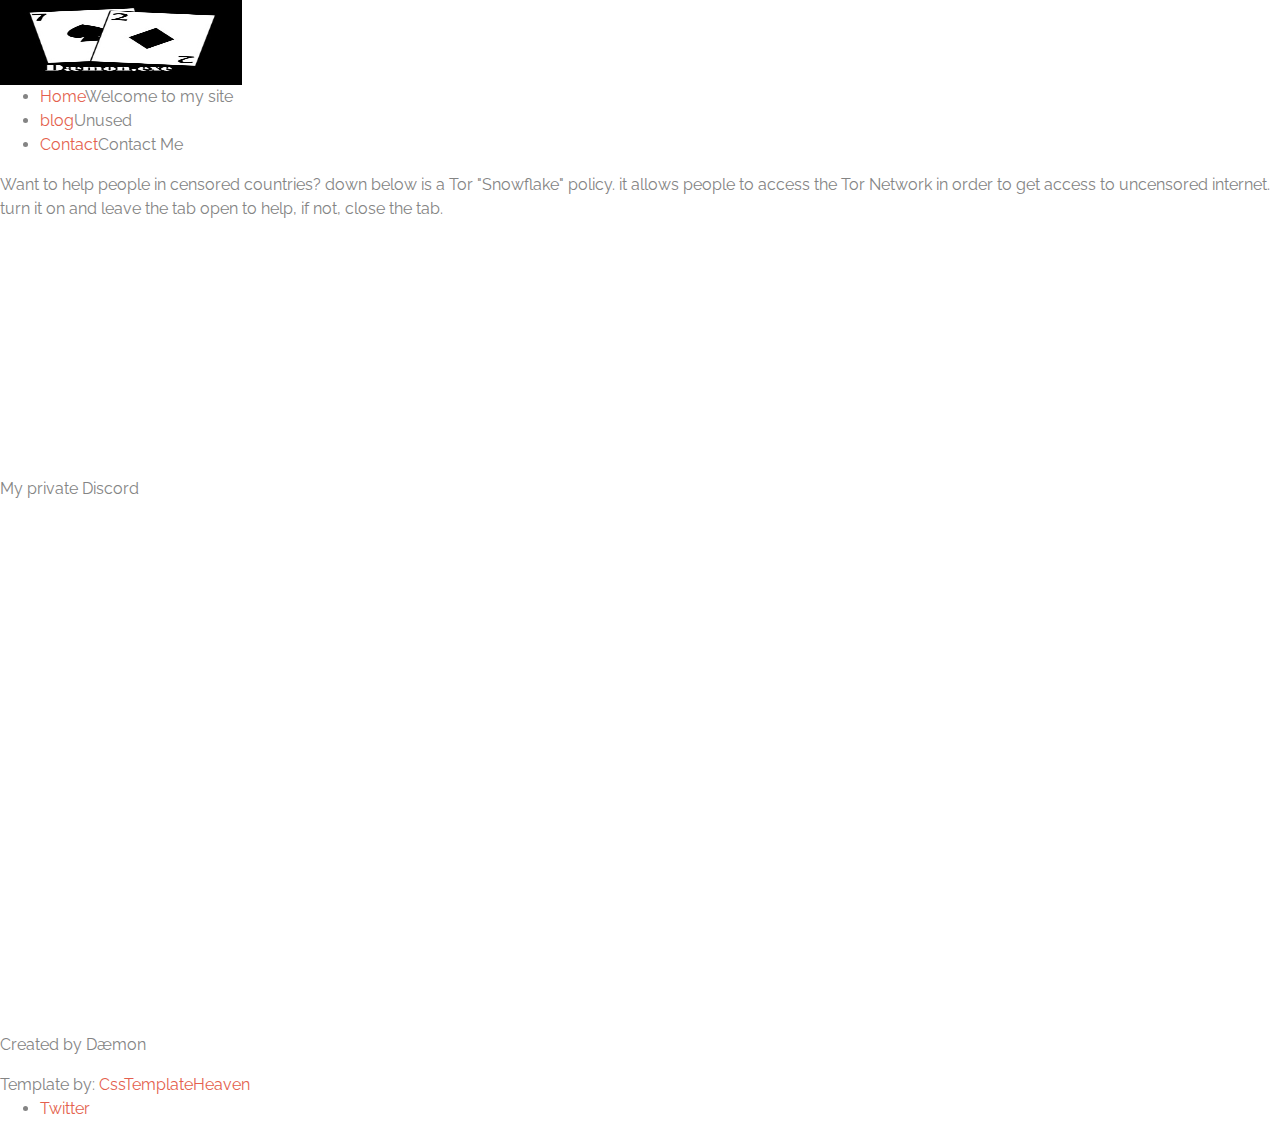
<file: single.html>
<!DOCTYPE html PUBLIC "-//W3C//DTD XHTML 1.0 Transitional//EN" "http://www.w3.org/TR/xhtml1/DTD/xhtml1-transitional.dtd">
<html xmlns="http://www.w3.org/1999/xhtml">
<head>
<title>Advocate Walker | Miscellaneous</title>
<meta http-equiv="Content-Type" content="text/html; charset=utf-8" />
<link rel="stylesheet" type="text/css" href="css/style.css" />
<script type="text/javascript" src="js/jquery.js"></script>
<script type="text/javascript">
$(document).ready(function () {
    $(".pane-list li").click(function () {
        window.location = $(this).find("a").attr("href");
        return false;
    });
});
</script>
<script type="text/javascript">
$(document).ready(function () {
    $('.rss').append('<span class="hover"></span>').each(function () {
        var $span = $('> span.hover', this).css('opacity', 0);
        $(this).hover(function () {
            $span.stop().fadeTo(500, 1);
        }, function () {
            $span.stop().fadeTo(500, 0);
        });
    });
    $('.facebook').append('<span class="hover"></span>').each(function () {
        var $span = $('> span.hover', this).css('opacity', 0);
        $(this).hover(function () {
            $span.stop().fadeTo(500, 1);
        }, function () {
            $span.stop().fadeTo(500, 0);
        });
    });
    $('.twitter').append('<span class="hover"></span>').each(function () {
        var $span = $('> span.hover', this).css('opacity', 0);
        $(this).hover(function () {
            $span.stop().fadeTo(500, 1);
        }, function () {
            $span.stop().fadeTo(500, 0);
        });
    });
});
</script>
</head>
<body>
<div id="container">
  <div id="logo"><a href="index.html"><img src="images\Unlucky brand.jpg" width="242" height="85" alt="" /></a></div>
  <div id="nav">
    <ul>
      <li><a href="index.html">Home</a><span class="nav_text">Welcome to my site</span></li>
      <!-- <li><a href="single.html">Misc</a><span class="nav_text">Misc things I do</span></li> -->
      <li><a href="blog.html">blog</a><span class="nav_text">Unused</span></li>
      <li><a href="page.html">Contact</a><span class="nav_text">Contact Me</span></li>
    </ul>
  </div>
  <div id="left">
    <p>Want to help people in censored countries? down below is a Tor "Snowflake" policy. it allows people to access the Tor Network in order to get access to uncensored internet. turn it on and leave the tab open to help, if not, close the tab.</p>
    <iframe src="https://snowflake.torproject.org/embed.html" width="320" height="240" frameborder="0" scrolling="no"></iframe>
    <!-- <p>Bossslime.com Discord</p>
    <iframe src="https://discord.com/widget?id=916019434441805896&theme=dark" width="350" height="500" allowtransparency="true" frameborder="0" sandbox="allow-popups allow-popups-to-escape-sandbox allow-same-origin allow-scripts"></iframe> -->
  </div>
<div id="right">
  <p>My private Discord</p>
  <iframe src="https://discord.com/widget?id=888405094394118194&theme=dark" width="350" height="500" allowtransparency="true" frameborder="0" sandbox="allow-popups allow-popups-to-escape-sandbox allow-same-origin allow-scripts"></iframe>
</div>
<!-- close container -->
<div id="footer">
</p>Created by Dæmon</p>
Template by: <a href="">CssTemplateHeaven</a>
  <div id="sharethis">
    <ul>
      <li><a href="https://twitter.com/JohnSierraHalo" class="twitter"><span>Twitter</span></a></li>
      <!-- <li><a href="#" class="facebook"><span>Facebook</span></a></li>
      <li><a href="#" class="rss"><span>RSS feed</span></a></li> -->
    </ul>
  </div>
</div>
</body>
</html>
</file>
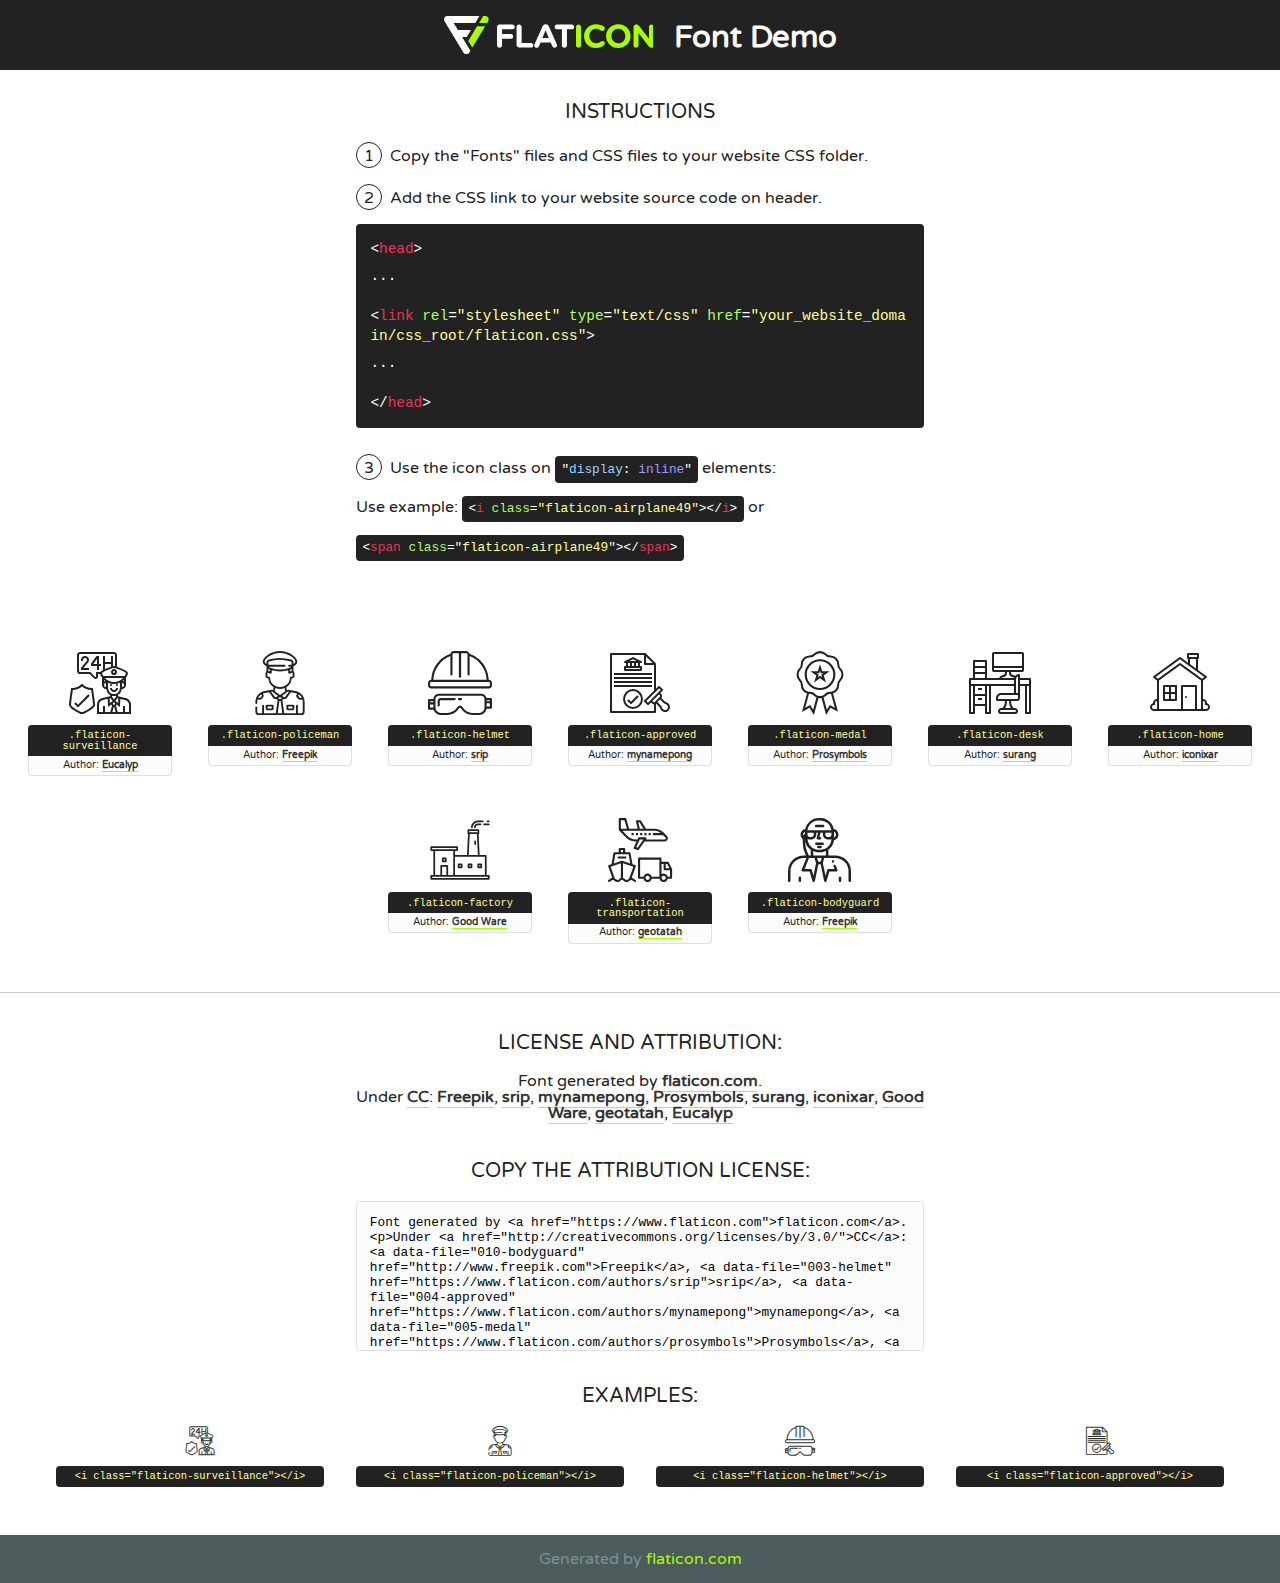
<file: lib/flaticon/font/flaticon.html>
<!DOCTYPE html>
<!--
  Flaticon icon font: Flaticon
  Creation date: 31/10/2020 12:33
-->
<html>
<!DOCTYPE html>
<html>

<head>
    <title>Flaticon WebFont</title>
    <link href="http://fonts.googleapis.com/css?family=Varela+Round" rel="stylesheet" type="text/css" />
    <link rel="stylesheet" type="text/css" href="flaticon.css">
    <meta charset="UTF-8">
    <style>
    html, body, div, span, applet, object, iframe,
    h1, h2, h3, h4, h5, h6, p, blockquote, pre,
    a, abbr, acronym, address, big, cite, code,
    del, dfn, em, img, ins, kbd, q, s, samp,
    small, strike, strong, sub, sup, tt, var,
    b, u, i, center,
    dl, dt, dd, ol, ul, li,
    fieldset, form, label, legend,
    table, caption, tbody, tfoot, thead, tr, th, td,
    article, aside, canvas, details, embed, 
    figure, figcaption, footer, header, hgroup, 
    menu, nav, output, ruby, section, summary,
    time, mark, audio, video {
        margin: 0;
        padding: 0;
        border: 0;
        font-size: 100%;
        font: inherit;
        vertical-align: baseline;
    }
    /* HTML5 display-role reset for older browsers */
    article, aside, details, figcaption, figure, 
    footer, header, hgroup, menu, nav, section {
        display: block;
    }
    body {
        line-height: 1;
    }
    ol, ul {
        list-style: none;
    }
    blockquote, q {
        quotes: none;
    }
    blockquote:before, blockquote:after,
    q:before, q:after {
        content: '';
        content: none;
    }
    table {
        border-collapse: collapse;
        border-spacing: 0;
    }
    body {
        font-family: 'Varela Round', Helvetica, Arial, sans-serif;
        font-size: 16px;
        color: #222;
    }
    a {
        color: #333;
        border-bottom: 1px solid #a9fd00;
        font-weight: bold;
        text-decoration: none;
    }
    * {
        -moz-box-sizing: border-box;
        -webkit-box-sizing: border-box;
        box-sizing: border-box;
        margin: 0;
        padding: 0;
    }
    [class^="flaticon-"]:before, [class*=" flaticon-"]:before, [class^="flaticon-"]:after, [class*=" flaticon-"]:after {
        font-family: Flaticon;
        font-size: 30px;
        font-style: normal;
        margin-left: 20px;
        color: #333;
    }
    .wrapper {
        max-width: 600px;
        margin: auto;
        padding: 0 1em;
    }
    .title {
        font-size: 1.25em;
        text-align: center;
        margin-bottom: 1em;
        text-transform: uppercase;
    }
    header {
        text-align: center;
        background-color: #222;
        color: #fff;
        padding: 1em;
    }
    header .logo {
        width: 210px;
        height: 38px;
        display: inline-block;
        vertical-align: middle;
        margin-right: 1em;
        border: none;
    }
    header strong {
        font-size: 1.95em;
        font-weight: bold;
        vertical-align: middle;
        margin-top: 5px;
        display: inline-block;
    }
    .demo {
        margin: 2em auto;
        line-height: 1.25em;
    }
    .demo ul li {
        margin-bottom: 1em;
    }
    .demo ul li .num {
        color: #222;
        border-radius: 20px;
        display: inline-block;
        width: 26px;
        padding: 3px;
        height: 26px;
        text-align: center;
        margin-right: 0.5em;
        border: 1px solid #222;
    }
    .demo ul li code {
        background-color: #222;
        border-radius: 4px;
        padding: 0.25em 0.5em;
        display: inline-block;
        color: #fff;
        font-family: Consolas,Monaco,Lucida Console,Liberation Mono,DejaVu Sans Mono,Bitstream Vera Sans Mono,Courier New, monospace;
        font-weight: lighter;
        margin-top: 1em;
        font-size: 0.8em;
        word-break: break-all;
    }
    .demo ul li code.big {
        padding: 1em;
        font-size: 0.9em;
    }
    .demo ul li code .red {
        color: #EF3159;
    }
    .demo ul li code .green {
        color: #ACFF65;
    }
    .demo ul li code .yellow {
        color: #FFFF99;
    }
    .demo ul li code .blue {
        color: #99D3FF;
    }
    .demo ul li code .purple {
        color: #A295FF;
    }
    .demo ul li code .dots {
        margin-top: 0.5em;
        display: block;
    }
    #glyphs {
        border-bottom: 1px solid #ccc;
        padding: 2em 0;
        text-align: center;
    }
    .glyph {
        display: inline-block;
        width: 9em;
        margin: 1em;
        text-align: center;
        vertical-align: top;
        background: #FFF;
    }
    .glyph .glyph-icon {
        padding: 10px;
        display: block;
        font-family:"Flaticon";
        font-size: 64px;
        line-height: 1;
    }
    .glyph .glyph-icon:before {
        font-size: 64px;
        color: #222;
        margin-left: 0;
    }
    .class-name {
        font-size: 0.65em;
        background-color: #222;
        color: #fff;
        border-radius: 4px 4px 0 0;
        padding: 0.5em;
        color: #FFFF99;
        font-family: Consolas,Monaco,Lucida Console,Liberation Mono,DejaVu Sans Mono,Bitstream Vera Sans Mono,Courier New, monospace;
    }
    .author-name {
        font-size: 0.6em;
        background-color: #fcfcfd;
        border: 1px solid #DEDEE4;
        border-top: 0;
        border-radius: 0 0 4px 4px;
        padding: 0.5em;
    }
    .class-name:last-child {
        font-size: 10px;
        color:#888;
    }
    .class-name:last-child a {
        font-size: 10px;
        color:#555;
    }
    .class-name:last-child a:hover {
        color:#a9fd00;
    }
    .glyph > input {
        display: block;
        width: 100px;
        margin: 5px auto;
        text-align: center;
        font-size: 12px;
        cursor: text;
    }
    .glyph > input.icon-input {
        font-family:"Flaticon";
        font-size: 16px;
        margin-bottom: 10px;
    }
    .attribution .title {
        margin-top: 2em;
    }
    .attribution textarea {
        background-color: #fcfcfd;
        padding: 1em;
        border: none;
        box-shadow: none;
        border: 1px solid #DEDEE4;
        border-radius: 4px;
        resize: none;
        width: 100%;
        height: 150px;
        font-size: 0.8em;
        font-family: Consolas,Monaco,Lucida Console,Liberation Mono,DejaVu Sans Mono,Bitstream Vera Sans Mono,Courier New, monospace;
        -webkit-appearance: none;
    }
    .iconsuse {
        margin: 2em auto;
        text-align: center;
        max-width: 1200px;
    }
    .iconsuse:after {
        content: '';
        display: table;
        clear: both;
    }
    .iconsuse .image {
        float: left;
        width: 25%;
        padding: 0 1em;
    }
    .iconsuse .image p {
        margin-bottom: 1em;
    }
    .iconsuse .image span {
        display: block;
        font-size: 0.65em;
        background-color: #222;
        color: #fff;
        border-radius: 4px;
        padding: 0.5em;
        color: #FFFF99;
        margin-top: 1em;
        font-family: Consolas,Monaco,Lucida Console,Liberation Mono,DejaVu Sans Mono,Bitstream Vera Sans Mono,Courier New, monospace;
    }
    #footer {
        text-align: center;
        background-color: #4C5B5C;
        color: #7c9192;
        padding: 1em;
    }
    #footer a {
        border: none;
        color: #a9fd00;
        font-weight: normal;
    }
    @media (max-width: 960px) {
        .iconsuse .image {
            width: 50%;
        }
    }
    @media (max-width: 560px) {
        .iconsuse .image {
            width: 100%;
        }
    }
    </style>
</head>

<body class="characters-off">

    <header>
        <a href="https://www.flaticon.com" target="_blank" class="logo">
            <svg version="1.1" xmlns="http://www.w3.org/2000/svg" xmlns:xlink="http://www.w3.org/1999/xlink" xmlns:a="http://ns.adobe.com/AdobeSVGViewerExtensions/3.0/" viewBox="0 0 560.875 102.036" enable-background="new 0 0 560.875 102.036" xml:space="preserve">
                <defs>
                </defs>
                <g>
                    <g class="letters">
                        <path fill="#ffffff" d="M141.596,29.675c0-3.777,2.985-6.767,6.764-6.767h34.438c3.426,0,6.15,2.728,6.15,6.15
                        c0,3.43-2.724,6.149-6.15,6.149h-27.674v13.091h23.719c3.429,0,6.151,2.724,6.151,6.15c0,3.43-2.723,6.149-6.151,6.149h-23.719
                        v17.574c0,3.773-2.986,6.761-6.764,6.761c-3.779,0-6.764-2.989-6.764-6.761V29.675z"></path>
                        <path fill="#ffffff" d="M193.844,29.149c0-3.781,2.985-6.767,6.764-6.767c3.776,0,6.763,2.985,6.763,6.767v42.957h25.039
                        c3.426,0,6.149,2.726,6.149,6.153c0,3.425-2.723,6.15-6.149,6.15h-31.802c-3.779,0-6.764-2.986-6.764-6.768V29.149z"></path>
                        <path fill="#ffffff" d="M241.891,75.71l21.438-48.407c1.492-3.341,4.215-5.357,7.906-5.357h0.792
                        c3.686,0,6.323,2.017,7.815,5.357l21.439,48.407c0.436,0.967,0.701,1.845,0.701,2.723c0,3.602-2.809,6.501-6.414,6.501
                        c-3.161,0-5.269-1.845-6.499-4.655l-4.132-9.661h-27.059l-4.301,10.102c-1.144,2.631-3.426,4.214-6.237,4.214
                        c-3.517,0-6.24-2.81-6.24-6.325C241.1,77.64,241.451,76.677,241.891,75.71z M279.932,58.666l-8.521-20.297l-8.526,20.297H279.932
                        z"></path>
                        <path fill="#ffffff" d="M314.864,35.387H301.86c-3.429,0-6.239-2.813-6.239-6.238c0-3.429,2.811-6.24,6.239-6.24h39.533
                        c3.426,0,6.237,2.811,6.237,6.24c0,3.425-2.811,6.238-6.237,6.238h-13.001v42.785c0,3.773-2.99,6.761-6.764,6.761
                        c-3.779,0-6.764-2.989-6.764-6.761V35.387z"></path>
                        <path fill="#A9FD00" d="M352.615,29.149c0-3.781,2.985-6.767,6.767-6.767c3.774,0,6.761,2.985,6.761,6.767v49.024
                        c0,3.773-2.987,6.761-6.761,6.761c-3.781,0-6.767-2.989-6.767-6.761V29.149z"></path>
                        <path fill="#A9FD00" d="M374.132,53.836v-0.179c0-17.481,13.178-31.801,32.065-31.801c9.22,0,15.459,2.458,20.557,6.238
                        c1.402,1.054,2.637,2.985,2.637,5.357c0,3.692-2.985,6.59-6.681,6.59c-1.845,0-3.071-0.702-4.044-1.319
                        c-3.776-2.813-7.729-4.393-12.562-4.393c-10.364,0-17.831,8.611-17.831,19.154v0.173c0,10.542,7.291,19.329,17.831,19.329
                        c5.715,0,9.492-1.756,13.359-4.834c1.049-0.874,2.458-1.491,4.039-1.491c3.429,0,6.325,2.813,6.325,6.236
                        c0,2.106-1.056,3.78-2.282,4.834c-5.539,4.834-12.036,7.733-21.878,7.733C387.572,85.464,374.132,71.493,374.132,53.836z"></path>
                        <path fill="#A9FD00" d="M433.009,53.836v-0.179c0-17.481,13.79-31.801,32.766-31.801c18.981,0,32.592,14.143,32.592,31.628v0.173
                        c0,17.483-13.785,31.807-32.769,31.807C446.625,85.464,433.009,71.32,433.009,53.836z M484.224,53.836v-0.179
                        c0-10.539-7.725-19.326-18.626-19.326c-10.893,0-18.449,8.611-18.449,19.154v0.173c0,10.542,7.73,19.329,18.626,19.329
                        C476.676,72.986,484.224,64.378,484.224,53.836z"></path>
                        <path fill="#A9FD00" d="M506.233,29.321c0-3.774,2.99-6.763,6.767-6.763h1.401c3.252,0,5.183,1.583,7.029,3.953l26.093,34.265
                        V29.059c0-3.692,2.99-6.677,6.681-6.677c3.683,0,6.671,2.985,6.671,6.677v48.934c0,3.78-2.987,6.765-6.764,6.765h-0.436
                        c-3.257,0-5.188-1.581-7.034-3.953l-27.056-35.492v32.944c0,3.687-2.985,6.676-6.678,6.676c-3.683,0-6.673-2.989-6.673-6.676
                        V29.321z"></path>
                    </g>
                    <g class="insignia">
                        <path fill="#ffffff" d="M48.372,56.137h12.517l11.156-18.537H37.186L25.688,18.539h57.825L94.668,0H9.271
                        C5.925,0,2.842,1.801,1.198,4.716c-1.644,2.907-1.593,6.482,0.134,9.343l50.38,83.501c1.678,2.781,4.689,4.476,7.938,4.476
                        c3.246,0,6.257-1.695,7.935-4.476l2.898-4.804L48.372,56.137z"></path>
                        <g class="i">
                            <path fill="#A9FD00" d="M93.575,18.539h0.031v0.004l21.652,0.004l2.705-4.488c1.727-2.861,1.778-6.436,0.133-9.343
                            C116.454,1.801,113.371,0,110.026,0h-5.294L93.575,18.539z"></path>
                            <polygon fill="#A9FD00" points="88.291,27.356 64.725,66.486 75.519,84.404 109.942,27.356"></polygon>
                        </g>
                    </g>
                </g>
            </svg>
        </a>
        <strong>Font Demo</strong>
    </header>


    <section class="demo wrapper">

        <p class="title">Instructions</p>

        <ul>
            <li>
                <span class="num">1</span>Copy the "Fonts" files and CSS files to your website CSS folder.
            </li>
            <li>
                <span class="num">2</span>Add the CSS link to your website source code on header.
                <code class="big">
                    &lt;<span class="red">head</span>&gt;
                    <br/><span class="dots">...</span>
                    <br/>&lt;<span class="red">link</span> <span class="green">rel</span>=<span class="yellow">"stylesheet"</span> <span class="green">type</span>=<span class="yellow">"text/css"</span> <span class="green">href</span>=<span class="yellow">"your_website_domain/css_root/flaticon.css"</span>&gt;
                    <br/><span class="dots">...</span>
                    <br/>&lt;/<span class="red">head</span>&gt;
                </code>
            </li>

            <li>
                <p>
                    <span class="num">3</span>Use the icon class on <code>"<span class="blue">display</span>:<span class="purple"> inline</span>"</code> elements:
                    <br />
                    Use example: <code>&lt;<span class="red">i</span> <span class="green">class</span>=<span class="yellow">&quot;flaticon-airplane49&quot;</span>&gt;&lt;/<span class="red">i</span>&gt;</code> or <code>&lt;<span class="red">span</span> <span class="green">class</span>=<span class="yellow">&quot;flaticon-airplane49&quot;</span>&gt;&lt;/<span class="red">span</span>&gt;</code>
            </li>
        </ul>

    </section>




   <section id="glyphs">          
    
      
        <div class="glyph"><div class="glyph-icon flaticon-surveillance"></div>
            <div class="class-name">.flaticon-surveillance</div>
            <div class="author-name">Author: <a data-file="001-surveillance" href="https://www.flaticon.com/authors/eucalyp">Eucalyp</a> </div> 
        </div>        
        
        <div class="glyph"><div class="glyph-icon flaticon-policeman"></div>
            <div class="class-name">.flaticon-policeman</div>
            <div class="author-name">Author: <a data-file="002-policeman" href="http://www.freepik.com">Freepik</a> </div> 
        </div>        
        
        <div class="glyph"><div class="glyph-icon flaticon-helmet"></div>
            <div class="class-name">.flaticon-helmet</div>
            <div class="author-name">Author: <a data-file="003-helmet" href="https://www.flaticon.com/authors/srip">srip</a> </div> 
        </div>        
        
        <div class="glyph"><div class="glyph-icon flaticon-approved"></div>
            <div class="class-name">.flaticon-approved</div>
            <div class="author-name">Author: <a data-file="004-approved" href="https://www.flaticon.com/authors/mynamepong">mynamepong</a> </div> 
        </div>        
        
        <div class="glyph"><div class="glyph-icon flaticon-medal"></div>
            <div class="class-name">.flaticon-medal</div>
            <div class="author-name">Author: <a data-file="005-medal" href="https://www.flaticon.com/authors/prosymbols">Prosymbols</a> </div> 
        </div>        
        
        <div class="glyph"><div class="glyph-icon flaticon-desk"></div>
            <div class="class-name">.flaticon-desk</div>
            <div class="author-name">Author: <a data-file="006-desk" href="https://www.flaticon.com/authors/surang">surang</a> </div> 
        </div>        
        
        <div class="glyph"><div class="glyph-icon flaticon-home"></div>
            <div class="class-name">.flaticon-home</div>
            <div class="author-name">Author: <a data-file="007-home" href="https://www.flaticon.com/authors/iconixar">iconixar</a> </div> 
        </div>        
        
        <div class="glyph"><div class="glyph-icon flaticon-factory"></div>
            <div class="class-name">.flaticon-factory</div>
            <div class="author-name">Author: <a data-file="008-factory" href="https://www.flaticon.com/authors/good-ware">Good Ware</a> </div> 
        </div>        
        
        <div class="glyph"><div class="glyph-icon flaticon-transportation"></div>
            <div class="class-name">.flaticon-transportation</div>
            <div class="author-name">Author: <a data-file="009-transportation" href="https://www.flaticon.com/authors/geotatah">geotatah</a> </div> 
        </div>        
        
        <div class="glyph"><div class="glyph-icon flaticon-bodyguard"></div>
            <div class="class-name">.flaticon-bodyguard</div>
            <div class="author-name">Author: <a data-file="010-bodyguard" href="http://www.freepik.com">Freepik</a> </div> 
        </div>        
        

    </section>



    <section class="attribution wrapper"   style="text-align:center;">

      <div class="title">License and attribution:</div><div class="attrDiv">Font generated by <a href="https://www.flaticon.com">flaticon.com</a>. <div><p>Under <a href="http://creativecommons.org/licenses/by/3.0/">CC</a>: <a data-file="010-bodyguard" href="http://www.freepik.com">Freepik</a>, <a data-file="003-helmet" href="https://www.flaticon.com/authors/srip">srip</a>, <a data-file="004-approved" href="https://www.flaticon.com/authors/mynamepong">mynamepong</a>, <a data-file="005-medal" href="https://www.flaticon.com/authors/prosymbols">Prosymbols</a>, <a data-file="006-desk" href="https://www.flaticon.com/authors/surang">surang</a>, <a data-file="007-home" href="https://www.flaticon.com/authors/iconixar">iconixar</a>, <a data-file="008-factory" href="https://www.flaticon.com/authors/good-ware">Good Ware</a>, <a data-file="009-transportation" href="https://www.flaticon.com/authors/geotatah">geotatah</a>, <a data-file="001-surveillance" href="https://www.flaticon.com/authors/eucalyp">Eucalyp</a></p>  </div>
      </div>
      <div class="title">Copy the Attribution License:</div>

    <textarea onclick="this.focus();this.select();">Font generated by &lt;a href=&quot;https://www.flaticon.com&quot;&gt;flaticon.com&lt;/a&gt;. <p>Under <a href="http://creativecommons.org/licenses/by/3.0/">CC</a>: <a data-file="010-bodyguard" href="http://www.freepik.com">Freepik</a>, <a data-file="003-helmet" href="https://www.flaticon.com/authors/srip">srip</a>, <a data-file="004-approved" href="https://www.flaticon.com/authors/mynamepong">mynamepong</a>, <a data-file="005-medal" href="https://www.flaticon.com/authors/prosymbols">Prosymbols</a>, <a data-file="006-desk" href="https://www.flaticon.com/authors/surang">surang</a>, <a data-file="007-home" href="https://www.flaticon.com/authors/iconixar">iconixar</a>, <a data-file="008-factory" href="https://www.flaticon.com/authors/good-ware">Good Ware</a>, <a data-file="009-transportation" href="https://www.flaticon.com/authors/geotatah">geotatah</a>, <a data-file="001-surveillance" href="https://www.flaticon.com/authors/eucalyp">Eucalyp</a></p>  
     </textarea>

    </section>

    <section class="iconsuse">

          <div class="title">Examples:</div>            
             
            <div class="image">
                <p>
                    <i class="glyph-icon flaticon-surveillance"></i> 
                    <span>&lt;i class=&quot;flaticon-surveillance&quot;&gt;&lt;/i&gt;</span>
                </p>
            </div>
            
            <div class="image">
                <p>
                    <i class="glyph-icon flaticon-policeman"></i> 
                    <span>&lt;i class=&quot;flaticon-policeman&quot;&gt;&lt;/i&gt;</span>
                </p>
            </div>
            
            <div class="image">
                <p>
                    <i class="glyph-icon flaticon-helmet"></i> 
                    <span>&lt;i class=&quot;flaticon-helmet&quot;&gt;&lt;/i&gt;</span>
                </p>
            </div>
            
            <div class="image">
                <p>
                    <i class="glyph-icon flaticon-approved"></i> 
                    <span>&lt;i class=&quot;flaticon-approved&quot;&gt;&lt;/i&gt;</span>
                </p>
            </div>
                       
        </div>
                            
    </section>

<div id="footer">
    <div>Generated by <a href="https://www.flaticon.com">flaticon.com</a>
    </div>
</div>



</body>
</html>
</file>
<file: lib/flaticon/font/flaticon.css>
/*
  	Flaticon icon font: Flaticon
  	Creation date: 31/10/2020 12:33
  	*/

@font-face {
  font-family: "Flaticon";
  src: url("./Flaticon.eot");
  src: url("./Flaticon.eot?#iefix") format("embedded-opentype"),
       url("./Flaticon.woff2") format("woff2"),
       url("./Flaticon.woff") format("woff"),
       url("./Flaticon.ttf") format("truetype"),
       url("./Flaticon.svg#Flaticon") format("svg");
  font-weight: normal;
  font-style: normal;
}

@media screen and (-webkit-min-device-pixel-ratio:0) {
  @font-face {
    font-family: "Flaticon";
    src: url("./Flaticon.svg#Flaticon") format("svg");
  }
}

[class^="flaticon-"]:before, [class*=" flaticon-"]:before,
[class^="flaticon-"]:after, [class*=" flaticon-"]:after {   
  font-family: Flaticon;
        font-size: 20px;
font-style: normal;
margin-left: 20px;
}

.flaticon-surveillance:before { content: "\f100"; }
.flaticon-policeman:before { content: "\f101"; }
.flaticon-helmet:before { content: "\f102"; }
.flaticon-approved:before { content: "\f103"; }
.flaticon-medal:before { content: "\f104"; }
.flaticon-desk:before { content: "\f105"; }
.flaticon-home:before { content: "\f106"; }
.flaticon-factory:before { content: "\f107"; }
.flaticon-transportation:before { content: "\f108"; }
.flaticon-bodyguard:before { content: "\f109"; }
</file>
<file: css/style.css>
@charset "UTF-8";
/******* Bootstrap Theming ********/
@import "https://fonts.googleapis.com/css2?family=Raleway&family=Roboto&display=swap";
/*!
 * Bootstrap v4.5.3 (https://getbootstrap.com/)
 * Copyright 2011-2020 The Bootstrap Authors
 * Copyright 2011-2020 Twitter, Inc.
 * Licensed under MIT (https://github.com/twbs/bootstrap/blob/main/LICENSE)
 */
:root {
  --blue: #007bff;
  --indigo: #6610f2;
  --purple: #6f42c1;
  --pink: #e83e8c;
  --red: #dc3545;
  --orange: #fd7e14;
  --yellow: #ffc107;
  --green: #28a745;
  --teal: #20c997;
  --cyan: #17a2b8;
  --white: #fff;
  --gray: #6c757d;
  --gray-dark: #343a40;
  --primary: #E45F4E;
  --secondary: #262626;
  --success: #28a745;
  --info: #17a2b8;
  --warning: #ffc107;
  --danger: #dc3545;
  --light: #ffffff;
  --dark: #343a40;
  --breakpoint-xs: 0;
  --breakpoint-sm: 576px;
  --breakpoint-md: 768px;
  --breakpoint-lg: 992px;
  --breakpoint-xl: 1200px;
  --font-family-sans-serif: "Raleway", sans-serif;
  --font-family-monospace: SFMono-Regular, Menlo, Monaco, Consolas, "Liberation Mono", "Courier New", monospace;
}

*,
*::before,
*::after {
  box-sizing: border-box;
}

html {
  font-family: sans-serif;
  line-height: 1.15;
  -webkit-text-size-adjust: 100%;
  -webkit-tap-highlight-color: rgba(0, 0, 0, 0);
}

article, aside, figcaption, figure, footer, header, hgroup, main, nav, section {
  display: block;
}

body {
  margin: 0;
  font-family: "Raleway", sans-serif;
  font-size: 1rem;
  font-weight: 400;
  line-height: 1.5;
  color: #848484;
  text-align: left;
  background-color: #ffffff;
}

[tabindex="-1"]:focus:not(:focus-visible) {
  outline: 0 !important;
}

hr {
  box-sizing: content-box;
  height: 0;
  overflow: visible;
}

h1, h2, h3, h4, h5, h6 {
  margin-top: 0;
  margin-bottom: 0.5rem;
}

p {
  margin-top: 0;
  margin-bottom: 1rem;
}

abbr[title],
abbr[data-original-title] {
  text-decoration: underline;
  text-decoration: underline dotted;
  cursor: help;
  border-bottom: 0;
  text-decoration-skip-ink: none;
}

address {
  margin-bottom: 1rem;
  font-style: normal;
  line-height: inherit;
}

ol,
ul,
dl {
  margin-top: 0;
  margin-bottom: 1rem;
}

ol ol,
ul ul,
ol ul,
ul ol {
  margin-bottom: 0;
}

dt {
  font-weight: 700;
}

dd {
  margin-bottom: 0.5rem;
  margin-left: 0;
}

blockquote {
  margin: 0 0 1rem;
}

b,
strong {
  font-weight: bolder;
}

small {
  font-size: 80%;
}

sub,
sup {
  position: relative;
  font-size: 75%;
  line-height: 0;
  vertical-align: baseline;
}

sub {
  bottom: -0.25em;
}

sup {
  top: -0.5em;
}

a {
  color: #E45F4E;
  text-decoration: none;
  background-color: transparent;
}
a:hover {
  color: #c7321e;
  text-decoration: underline;
}

a:not([href]):not([class]) {
  color: inherit;
  text-decoration: none;
}
a:not([href]):not([class]):hover {
  color: inherit;
  text-decoration: none;
}

pre,
code,
kbd,
samp {
  font-family: SFMono-Regular, Menlo, Monaco, Consolas, "Liberation Mono", "Courier New", monospace;
  font-size: 1em;
}

pre {
  margin-top: 0;
  margin-bottom: 1rem;
  overflow: auto;
  -ms-overflow-style: scrollbar;
}

figure {
  margin: 0 0 1rem;
}

img {
  vertical-align: middle;
  border-style: none;
}

svg {
  overflow: hidden;
  vertical-align: middle;
}

table {
  border-collapse: collapse;
}

caption {
  padding-top: 0.75rem;
  padding-bottom: 0.75rem;
  color: #6c757d;
  text-align: left;
  caption-side: bottom;
}

th {
  text-align: inherit;
  text-align: -webkit-match-parent;
}

label {
  display: inline-block;
  margin-bottom: 0.5rem;
}

button {
  border-radius: 0;
}

button:focus {
  outline: 1px dotted;
  outline: 5px auto -webkit-focus-ring-color;
}

input,
button,
select,
optgroup,
textarea {
  margin: 0;
  font-family: inherit;
  font-size: inherit;
  line-height: inherit;
}

button,
input {
  overflow: visible;
}

button,
select {
  text-transform: none;
}

[role=button] {
  cursor: pointer;
}

select {
  word-wrap: normal;
}

button,
[type=button],
[type=reset],
[type=submit] {
  -webkit-appearance: button;
}

button:not(:disabled),
[type=button]:not(:disabled),
[type=reset]:not(:disabled),
[type=submit]:not(:disabled) {
  cursor: pointer;
}

button::-moz-focus-inner,
[type=button]::-moz-focus-inner,
[type=reset]::-moz-focus-inner,
[type=submit]::-moz-focus-inner {
  padding: 0;
  border-style: none;
}

input[type=radio],
input[type=checkbox] {
  box-sizing: border-box;
  padding: 0;
}

textarea {
  overflow: auto;
  resize: vertical;
}

fieldset {
  min-width: 0;
  padding: 0;
  margin: 0;
  border: 0;
}

legend {
  display: block;
  width: 100%;
  max-width: 100%;
  padding: 0;
  margin-bottom: 0.5rem;
  font-size: 1.5rem;
  line-height: inherit;
  color: inherit;
  white-space: normal;
}
@media (max-width: 1200px) {
  legend {
    font-size: calc(1.275rem + 0.3vw);
  }
}

progress {
  vertical-align: baseline;
}

[type=number]::-webkit-inner-spin-button,
[type=number]::-webkit-outer-spin-button {
  height: auto;
}

[type=search] {
  outline-offset: -2px;
  -webkit-appearance: none;
}

[type=search]::-webkit-search-decoration {
  -webkit-appearance: none;
}

::-webkit-file-upload-button {
  font: inherit;
  -webkit-appearance: button;
}

output {
  display: inline-block;
}

summary {
  display: list-item;
  cursor: pointer;
}

template {
  display: none;
}

[hidden] {
  display: none !important;
}

h1, h2, h3, h4, h5, h6,
.h1, .h2, .h3, .h4, .h5, .h6 {
  margin-bottom: 0.5rem;
  font-family: "Roboto", sans-serif;
  font-weight: 500;
  line-height: 1.2;
  color: #262626;
}

h1, .h1 {
  font-size: 2.5rem;
}
@media (max-width: 1200px) {
  h1, .h1 {
    font-size: calc(1.375rem + 1.5vw);
  }
}

h2, .h2 {
  font-size: 2rem;
}
@media (max-width: 1200px) {
  h2, .h2 {
    font-size: calc(1.325rem + 0.9vw);
  }
}

h3, .h3 {
  font-size: 1.75rem;
}
@media (max-width: 1200px) {
  h3, .h3 {
    font-size: calc(1.3rem + 0.6vw);
  }
}

h4, .h4 {
  font-size: 1.5rem;
}
@media (max-width: 1200px) {
  h4, .h4 {
    font-size: calc(1.275rem + 0.3vw);
  }
}

h5, .h5 {
  font-size: 1.25rem;
}

h6, .h6 {
  font-size: 1rem;
}

.lead {
  font-size: 1.25rem;
  font-weight: 300;
}

.display-1 {
  font-size: 6rem;
  font-weight: 300;
  line-height: 1.2;
}
@media (max-width: 1200px) {
  .display-1 {
    font-size: calc(1.725rem + 5.7vw);
  }
}

.display-2 {
  font-size: 5.5rem;
  font-weight: 300;
  line-height: 1.2;
}
@media (max-width: 1200px) {
  .display-2 {
    font-size: calc(1.675rem + 5.1vw);
  }
}

.display-3 {
  font-size: 4.5rem;
  font-weight: 300;
  line-height: 1.2;
}
@media (max-width: 1200px) {
  .display-3 {
    font-size: calc(1.575rem + 3.9vw);
  }
}

.display-4 {
  font-size: 3.5rem;
  font-weight: 300;
  line-height: 1.2;
}
@media (max-width: 1200px) {
  .display-4 {
    font-size: calc(1.475rem + 2.7vw);
  }
}

hr {
  margin-top: 1rem;
  margin-bottom: 1rem;
  border: 0;
  border-top: 1px solid rgba(0, 0, 0, 0.1);
}

small,
.small {
  font-size: 80%;
  font-weight: 400;
}

mark,
.mark {
  padding: 0.2em;
  background-color: #fcf8e3;
}

.list-unstyled {
  padding-left: 0;
  list-style: none;
}

.list-inline {
  padding-left: 0;
  list-style: none;
}

.list-inline-item {
  display: inline-block;
}
.list-inline-item:not(:last-child) {
  margin-right: 0.5rem;
}

.initialism {
  font-size: 90%;
  text-transform: uppercase;
}

.blockquote {
  margin-bottom: 1rem;
  font-size: 1.25rem;
}

.blockquote-footer {
  display: block;
  font-size: 80%;
  color: #6c757d;
}
.blockquote-footer::before {
  content: "— ";
}

.img-fluid {
  max-width: 100%;
  height: auto;
}

.img-thumbnail {
  padding: 0.25rem;
  background-color: #ffffff;
  border: 1px solid #dee2e6;
  max-width: 100%;
  height: auto;
}

.figure {
  display: inline-block;
}

.figure-img {
  margin-bottom: 0.5rem;
  line-height: 1;
}

.figure-caption {
  font-size: 90%;
  color: #6c757d;
}

code {
  font-size: 87.5%;
  color: #e83e8c;
  word-wrap: break-word;
}
a > code {
  color: inherit;
}

kbd {
  padding: 0.2rem 0.4rem;
  font-size: 87.5%;
  color: #fff;
  background-color: #212529;
}
kbd kbd {
  padding: 0;
  font-size: 100%;
  font-weight: 700;
}

pre {
  display: block;
  font-size: 87.5%;
  color: #212529;
}
pre code {
  font-size: inherit;
  color: inherit;
  word-break: normal;
}

.pre-scrollable {
  max-height: 340px;
  overflow-y: scroll;
}

.container,
.container-fluid,
.container-xl,
.container-lg,
.container-md,
.container-sm {
  width: 100%;
  padding-right: 15px;
  padding-left: 15px;
  margin-right: auto;
  margin-left: auto;
}

@media (min-width: 576px) {
  .container-sm, .container {
    max-width: 540px;
  }
}
@media (min-width: 768px) {
  .container-md, .container-sm, .container {
    max-width: 720px;
  }
}
@media (min-width: 992px) {
  .container-lg, .container-md, .container-sm, .container {
    max-width: 960px;
  }
}
@media (min-width: 1200px) {
  .container-xl, .container-lg, .container-md, .container-sm, .container {
    max-width: 1140px;
  }
}
.row {
  display: flex;
  flex-wrap: wrap;
  margin-right: -15px;
  margin-left: -15px;
}

.no-gutters {
  margin-right: 0;
  margin-left: 0;
}
.no-gutters > .col,
.no-gutters > [class*=col-] {
  padding-right: 0;
  padding-left: 0;
}

.col-xl,
.col-xl-auto, .col-xl-12, .col-xl-11, .col-xl-10, .col-xl-9, .col-xl-8, .col-xl-7, .col-xl-6, .col-xl-5, .col-xl-4, .col-xl-3, .col-xl-2, .col-xl-1, .col-lg,
.col-lg-auto, .col-lg-12, .col-lg-11, .col-lg-10, .col-lg-9, .col-lg-8, .col-lg-7, .col-lg-6, .col-lg-5, .col-lg-4, .col-lg-3, .col-lg-2, .col-lg-1, .col-md,
.col-md-auto, .col-md-12, .col-md-11, .col-md-10, .col-md-9, .col-md-8, .col-md-7, .col-md-6, .col-md-5, .col-md-4, .col-md-3, .col-md-2, .col-md-1, .col-sm,
.col-sm-auto, .col-sm-12, .col-sm-11, .col-sm-10, .col-sm-9, .col-sm-8, .col-sm-7, .col-sm-6, .col-sm-5, .col-sm-4, .col-sm-3, .col-sm-2, .col-sm-1, .col,
.col-auto, .col-12, .col-11, .col-10, .col-9, .col-8, .col-7, .col-6, .col-5, .col-4, .col-3, .col-2, .col-1 {
  position: relative;
  width: 100%;
  padding-right: 15px;
  padding-left: 15px;
}

.col {
  flex-basis: 0;
  flex-grow: 1;
  max-width: 100%;
}

.row-cols-1 > * {
  flex: 0 0 100%;
  max-width: 100%;
}

.row-cols-2 > * {
  flex: 0 0 50%;
  max-width: 50%;
}

.row-cols-3 > * {
  flex: 0 0 33.3333333333%;
  max-width: 33.3333333333%;
}

.row-cols-4 > * {
  flex: 0 0 25%;
  max-width: 25%;
}

.row-cols-5 > * {
  flex: 0 0 20%;
  max-width: 20%;
}

.row-cols-6 > * {
  flex: 0 0 16.6666666667%;
  max-width: 16.6666666667%;
}

.col-auto {
  flex: 0 0 auto;
  width: auto;
  max-width: 100%;
}

.col-1 {
  flex: 0 0 8.3333333333%;
  max-width: 8.3333333333%;
}

.col-2 {
  flex: 0 0 16.6666666667%;
  max-width: 16.6666666667%;
}

.col-3 {
  flex: 0 0 25%;
  max-width: 25%;
}

.col-4 {
  flex: 0 0 33.3333333333%;
  max-width: 33.3333333333%;
}

.col-5 {
  flex: 0 0 41.6666666667%;
  max-width: 41.6666666667%;
}

.col-6 {
  flex: 0 0 50%;
  max-width: 50%;
}

.col-7 {
  flex: 0 0 58.3333333333%;
  max-width: 58.3333333333%;
}

.col-8 {
  flex: 0 0 66.6666666667%;
  max-width: 66.6666666667%;
}

.col-9 {
  flex: 0 0 75%;
  max-width: 75%;
}

.col-10 {
  flex: 0 0 83.3333333333%;
  max-width: 83.3333333333%;
}

.col-11 {
  flex: 0 0 91.6666666667%;
  max-width: 91.6666666667%;
}

.col-12 {
  flex: 0 0 100%;
  max-width: 100%;
}

.order-first {
  order: -1;
}

.order-last {
  order: 13;
}

.order-0 {
  order: 0;
}

.order-1 {
  order: 1;
}

.order-2 {
  order: 2;
}

.order-3 {
  order: 3;
}

.order-4 {
  order: 4;
}

.order-5 {
  order: 5;
}

.order-6 {
  order: 6;
}

.order-7 {
  order: 7;
}

.order-8 {
  order: 8;
}

.order-9 {
  order: 9;
}

.order-10 {
  order: 10;
}

.order-11 {
  order: 11;
}

.order-12 {
  order: 12;
}

.offset-1 {
  margin-left: 8.3333333333%;
}

.offset-2 {
  margin-left: 16.6666666667%;
}

.offset-3 {
  margin-left: 25%;
}

.offset-4 {
  margin-left: 33.3333333333%;
}

.offset-5 {
  margin-left: 41.6666666667%;
}

.offset-6 {
  margin-left: 50%;
}

.offset-7 {
  margin-left: 58.3333333333%;
}

.offset-8 {
  margin-left: 66.6666666667%;
}

.offset-9 {
  margin-left: 75%;
}

.offset-10 {
  margin-left: 83.3333333333%;
}

.offset-11 {
  margin-left: 91.6666666667%;
}

@media (min-width: 576px) {
  .col-sm {
    flex-basis: 0;
    flex-grow: 1;
    max-width: 100%;
  }

  .row-cols-sm-1 > * {
    flex: 0 0 100%;
    max-width: 100%;
  }

  .row-cols-sm-2 > * {
    flex: 0 0 50%;
    max-width: 50%;
  }

  .row-cols-sm-3 > * {
    flex: 0 0 33.3333333333%;
    max-width: 33.3333333333%;
  }

  .row-cols-sm-4 > * {
    flex: 0 0 25%;
    max-width: 25%;
  }

  .row-cols-sm-5 > * {
    flex: 0 0 20%;
    max-width: 20%;
  }

  .row-cols-sm-6 > * {
    flex: 0 0 16.6666666667%;
    max-width: 16.6666666667%;
  }

  .col-sm-auto {
    flex: 0 0 auto;
    width: auto;
    max-width: 100%;
  }

  .col-sm-1 {
    flex: 0 0 8.3333333333%;
    max-width: 8.3333333333%;
  }

  .col-sm-2 {
    flex: 0 0 16.6666666667%;
    max-width: 16.6666666667%;
  }

  .col-sm-3 {
    flex: 0 0 25%;
    max-width: 25%;
  }

  .col-sm-4 {
    flex: 0 0 33.3333333333%;
    max-width: 33.3333333333%;
  }

  .col-sm-5 {
    flex: 0 0 41.6666666667%;
    max-width: 41.6666666667%;
  }

  .col-sm-6 {
    flex: 0 0 50%;
    max-width: 50%;
  }

  .col-sm-7 {
    flex: 0 0 58.3333333333%;
    max-width: 58.3333333333%;
  }

  .col-sm-8 {
    flex: 0 0 66.6666666667%;
    max-width: 66.6666666667%;
  }

  .col-sm-9 {
    flex: 0 0 75%;
    max-width: 75%;
  }

  .col-sm-10 {
    flex: 0 0 83.3333333333%;
    max-width: 83.3333333333%;
  }

  .col-sm-11 {
    flex: 0 0 91.6666666667%;
    max-width: 91.6666666667%;
  }

  .col-sm-12 {
    flex: 0 0 100%;
    max-width: 100%;
  }

  .order-sm-first {
    order: -1;
  }

  .order-sm-last {
    order: 13;
  }

  .order-sm-0 {
    order: 0;
  }

  .order-sm-1 {
    order: 1;
  }

  .order-sm-2 {
    order: 2;
  }

  .order-sm-3 {
    order: 3;
  }

  .order-sm-4 {
    order: 4;
  }

  .order-sm-5 {
    order: 5;
  }

  .order-sm-6 {
    order: 6;
  }

  .order-sm-7 {
    order: 7;
  }

  .order-sm-8 {
    order: 8;
  }

  .order-sm-9 {
    order: 9;
  }

  .order-sm-10 {
    order: 10;
  }

  .order-sm-11 {
    order: 11;
  }

  .order-sm-12 {
    order: 12;
  }

  .offset-sm-0 {
    margin-left: 0;
  }

  .offset-sm-1 {
    margin-left: 8.3333333333%;
  }

  .offset-sm-2 {
    margin-left: 16.6666666667%;
  }

  .offset-sm-3 {
    margin-left: 25%;
  }

  .offset-sm-4 {
    margin-left: 33.3333333333%;
  }

  .offset-sm-5 {
    margin-left: 41.6666666667%;
  }

  .offset-sm-6 {
    margin-left: 50%;
  }

  .offset-sm-7 {
    margin-left: 58.3333333333%;
  }

  .offset-sm-8 {
    margin-left: 66.6666666667%;
  }

  .offset-sm-9 {
    margin-left: 75%;
  }

  .offset-sm-10 {
    margin-left: 83.3333333333%;
  }

  .offset-sm-11 {
    margin-left: 91.6666666667%;
  }
}
@media (min-width: 768px) {
  .col-md {
    flex-basis: 0;
    flex-grow: 1;
    max-width: 100%;
  }

  .row-cols-md-1 > * {
    flex: 0 0 100%;
    max-width: 100%;
  }

  .row-cols-md-2 > * {
    flex: 0 0 50%;
    max-width: 50%;
  }

  .row-cols-md-3 > * {
    flex: 0 0 33.3333333333%;
    max-width: 33.3333333333%;
  }

  .row-cols-md-4 > * {
    flex: 0 0 25%;
    max-width: 25%;
  }

  .row-cols-md-5 > * {
    flex: 0 0 20%;
    max-width: 20%;
  }

  .row-cols-md-6 > * {
    flex: 0 0 16.6666666667%;
    max-width: 16.6666666667%;
  }

  .col-md-auto {
    flex: 0 0 auto;
    width: auto;
    max-width: 100%;
  }

  .col-md-1 {
    flex: 0 0 8.3333333333%;
    max-width: 8.3333333333%;
  }

  .col-md-2 {
    flex: 0 0 16.6666666667%;
    max-width: 16.6666666667%;
  }

  .col-md-3 {
    flex: 0 0 25%;
    max-width: 25%;
  }

  .col-md-4 {
    flex: 0 0 33.3333333333%;
    max-width: 33.3333333333%;
  }

  .col-md-5 {
    flex: 0 0 41.6666666667%;
    max-width: 41.6666666667%;
  }

  .col-md-6 {
    flex: 0 0 50%;
    max-width: 50%;
  }

  .col-md-7 {
    flex: 0 0 58.3333333333%;
    max-width: 58.3333333333%;
  }

  .col-md-8 {
    flex: 0 0 66.6666666667%;
    max-width: 66.6666666667%;
  }

  .col-md-9 {
    flex: 0 0 75%;
    max-width: 75%;
  }

  .col-md-10 {
    flex: 0 0 83.3333333333%;
    max-width: 83.3333333333%;
  }

  .col-md-11 {
    flex: 0 0 91.6666666667%;
    max-width: 91.6666666667%;
  }

  .col-md-12 {
    flex: 0 0 100%;
    max-width: 100%;
  }

  .order-md-first {
    order: -1;
  }

  .order-md-last {
    order: 13;
  }

  .order-md-0 {
    order: 0;
  }

  .order-md-1 {
    order: 1;
  }

  .order-md-2 {
    order: 2;
  }

  .order-md-3 {
    order: 3;
  }

  .order-md-4 {
    order: 4;
  }

  .order-md-5 {
    order: 5;
  }

  .order-md-6 {
    order: 6;
  }

  .order-md-7 {
    order: 7;
  }

  .order-md-8 {
    order: 8;
  }

  .order-md-9 {
    order: 9;
  }

  .order-md-10 {
    order: 10;
  }

  .order-md-11 {
    order: 11;
  }

  .order-md-12 {
    order: 12;
  }

  .offset-md-0 {
    margin-left: 0;
  }

  .offset-md-1 {
    margin-left: 8.3333333333%;
  }

  .offset-md-2 {
    margin-left: 16.6666666667%;
  }

  .offset-md-3 {
    margin-left: 25%;
  }

  .offset-md-4 {
    margin-left: 33.3333333333%;
  }

  .offset-md-5 {
    margin-left: 41.6666666667%;
  }

  .offset-md-6 {
    margin-left: 50%;
  }

  .offset-md-7 {
    margin-left: 58.3333333333%;
  }

  .offset-md-8 {
    margin-left: 66.6666666667%;
  }

  .offset-md-9 {
    margin-left: 75%;
  }

  .offset-md-10 {
    margin-left: 83.3333333333%;
  }

  .offset-md-11 {
    margin-left: 91.6666666667%;
  }
}
@media (min-width: 992px) {
  .col-lg {
    flex-basis: 0;
    flex-grow: 1;
    max-width: 100%;
  }

  .row-cols-lg-1 > * {
    flex: 0 0 100%;
    max-width: 100%;
  }

  .row-cols-lg-2 > * {
    flex: 0 0 50%;
    max-width: 50%;
  }

  .row-cols-lg-3 > * {
    flex: 0 0 33.3333333333%;
    max-width: 33.3333333333%;
  }

  .row-cols-lg-4 > * {
    flex: 0 0 25%;
    max-width: 25%;
  }

  .row-cols-lg-5 > * {
    flex: 0 0 20%;
    max-width: 20%;
  }

  .row-cols-lg-6 > * {
    flex: 0 0 16.6666666667%;
    max-width: 16.6666666667%;
  }

  .col-lg-auto {
    flex: 0 0 auto;
    width: auto;
    max-width: 100%;
  }

  .col-lg-1 {
    flex: 0 0 8.3333333333%;
    max-width: 8.3333333333%;
  }

  .col-lg-2 {
    flex: 0 0 16.6666666667%;
    max-width: 16.6666666667%;
  }

  .col-lg-3 {
    flex: 0 0 25%;
    max-width: 25%;
  }

  .col-lg-4 {
    flex: 0 0 33.3333333333%;
    max-width: 33.3333333333%;
  }

  .col-lg-5 {
    flex: 0 0 41.6666666667%;
    max-width: 41.6666666667%;
  }

  .col-lg-6 {
    flex: 0 0 50%;
    max-width: 50%;
  }

  .col-lg-7 {
    flex: 0 0 58.3333333333%;
    max-width: 58.3333333333%;
  }

  .col-lg-8 {
    flex: 0 0 66.6666666667%;
    max-width: 66.6666666667%;
  }

  .col-lg-9 {
    flex: 0 0 75%;
    max-width: 75%;
  }

  .col-lg-10 {
    flex: 0 0 83.3333333333%;
    max-width: 83.3333333333%;
  }

  .col-lg-11 {
    flex: 0 0 91.6666666667%;
    max-width: 91.6666666667%;
  }

  .col-lg-12 {
    flex: 0 0 100%;
    max-width: 100%;
  }

  .order-lg-first {
    order: -1;
  }

  .order-lg-last {
    order: 13;
  }

  .order-lg-0 {
    order: 0;
  }

  .order-lg-1 {
    order: 1;
  }

  .order-lg-2 {
    order: 2;
  }

  .order-lg-3 {
    order: 3;
  }

  .order-lg-4 {
    order: 4;
  }

  .order-lg-5 {
    order: 5;
  }

  .order-lg-6 {
    order: 6;
  }

  .order-lg-7 {
    order: 7;
  }

  .order-lg-8 {
    order: 8;
  }

  .order-lg-9 {
    order: 9;
  }

  .order-lg-10 {
    order: 10;
  }

  .order-lg-11 {
    order: 11;
  }

  .order-lg-12 {
    order: 12;
  }

  .offset-lg-0 {
    margin-left: 0;
  }

  .offset-lg-1 {
    margin-left: 8.3333333333%;
  }

  .offset-lg-2 {
    margin-left: 16.6666666667%;
  }

  .offset-lg-3 {
    margin-left: 25%;
  }

  .offset-lg-4 {
    margin-left: 33.3333333333%;
  }

  .offset-lg-5 {
    margin-left: 41.6666666667%;
  }

  .offset-lg-6 {
    margin-left: 50%;
  }

  .offset-lg-7 {
    margin-left: 58.3333333333%;
  }

  .offset-lg-8 {
    margin-left: 66.6666666667%;
  }

  .offset-lg-9 {
    margin-left: 75%;
  }

  .offset-lg-10 {
    margin-left: 83.3333333333%;
  }

  .offset-lg-11 {
    margin-left: 91.6666666667%;
  }
}
@media (min-width: 1200px) {
  .col-xl {
    flex-basis: 0;
    flex-grow: 1;
    max-width: 100%;
  }

  .row-cols-xl-1 > * {
    flex: 0 0 100%;
    max-width: 100%;
  }

  .row-cols-xl-2 > * {
    flex: 0 0 50%;
    max-width: 50%;
  }

  .row-cols-xl-3 > * {
    flex: 0 0 33.3333333333%;
    max-width: 33.3333333333%;
  }

  .row-cols-xl-4 > * {
    flex: 0 0 25%;
    max-width: 25%;
  }

  .row-cols-xl-5 > * {
    flex: 0 0 20%;
    max-width: 20%;
  }

  .row-cols-xl-6 > * {
    flex: 0 0 16.6666666667%;
    max-width: 16.6666666667%;
  }

  .col-xl-auto {
    flex: 0 0 auto;
    width: auto;
    max-width: 100%;
  }

  .col-xl-1 {
    flex: 0 0 8.3333333333%;
    max-width: 8.3333333333%;
  }

  .col-xl-2 {
    flex: 0 0 16.6666666667%;
    max-width: 16.6666666667%;
  }

  .col-xl-3 {
    flex: 0 0 25%;
    max-width: 25%;
  }

  .col-xl-4 {
    flex: 0 0 33.3333333333%;
    max-width: 33.3333333333%;
  }

  .col-xl-5 {
    flex: 0 0 41.6666666667%;
    max-width: 41.6666666667%;
  }

  .col-xl-6 {
    flex: 0 0 50%;
    max-width: 50%;
  }

  .col-xl-7 {
    flex: 0 0 58.3333333333%;
    max-width: 58.3333333333%;
  }

  .col-xl-8 {
    flex: 0 0 66.6666666667%;
    max-width: 66.6666666667%;
  }

  .col-xl-9 {
    flex: 0 0 75%;
    max-width: 75%;
  }

  .col-xl-10 {
    flex: 0 0 83.3333333333%;
    max-width: 83.3333333333%;
  }

  .col-xl-11 {
    flex: 0 0 91.6666666667%;
    max-width: 91.6666666667%;
  }

  .col-xl-12 {
    flex: 0 0 100%;
    max-width: 100%;
  }

  .order-xl-first {
    order: -1;
  }

  .order-xl-last {
    order: 13;
  }

  .order-xl-0 {
    order: 0;
  }

  .order-xl-1 {
    order: 1;
  }

  .order-xl-2 {
    order: 2;
  }

  .order-xl-3 {
    order: 3;
  }

  .order-xl-4 {
    order: 4;
  }

  .order-xl-5 {
    order: 5;
  }

  .order-xl-6 {
    order: 6;
  }

  .order-xl-7 {
    order: 7;
  }

  .order-xl-8 {
    order: 8;
  }

  .order-xl-9 {
    order: 9;
  }

  .order-xl-10 {
    order: 10;
  }

  .order-xl-11 {
    order: 11;
  }

  .order-xl-12 {
    order: 12;
  }

  .offset-xl-0 {
    margin-left: 0;
  }

  .offset-xl-1 {
    margin-left: 8.3333333333%;
  }

  .offset-xl-2 {
    margin-left: 16.6666666667%;
  }

  .offset-xl-3 {
    margin-left: 25%;
  }

  .offset-xl-4 {
    margin-left: 33.3333333333%;
  }

  .offset-xl-5 {
    margin-left: 41.6666666667%;
  }

  .offset-xl-6 {
    margin-left: 50%;
  }

  .offset-xl-7 {
    margin-left: 58.3333333333%;
  }

  .offset-xl-8 {
    margin-left: 66.6666666667%;
  }

  .offset-xl-9 {
    margin-left: 75%;
  }

  .offset-xl-10 {
    margin-left: 83.3333333333%;
  }

  .offset-xl-11 {
    margin-left: 91.6666666667%;
  }
}
.table {
  width: 100%;
  margin-bottom: 1rem;
  color: #848484;
}
.table th,
.table td {
  padding: 0.75rem;
  vertical-align: top;
  border-top: 1px solid #dee2e6;
}
.table thead th {
  vertical-align: bottom;
  border-bottom: 2px solid #dee2e6;
}
.table tbody + tbody {
  border-top: 2px solid #dee2e6;
}

.table-sm th,
.table-sm td {
  padding: 0.3rem;
}

.table-bordered {
  border: 1px solid #dee2e6;
}
.table-bordered th,
.table-bordered td {
  border: 1px solid #dee2e6;
}
.table-bordered thead th,
.table-bordered thead td {
  border-bottom-width: 2px;
}

.table-borderless th,
.table-borderless td,
.table-borderless thead th,
.table-borderless tbody + tbody {
  border: 0;
}

.table-striped tbody tr:nth-of-type(odd) {
  background-color: rgba(0, 0, 0, 0.05);
}

.table-hover tbody tr:hover {
  color: #848484;
  background-color: rgba(0, 0, 0, 0.075);
}

.table-primary,
.table-primary > th,
.table-primary > td {
  background-color: #f7d2cd;
}
.table-primary th,
.table-primary td,
.table-primary thead th,
.table-primary tbody + tbody {
  border-color: #f1aca3;
}

.table-hover .table-primary:hover {
  background-color: #f3beb7;
}
.table-hover .table-primary:hover > td,
.table-hover .table-primary:hover > th {
  background-color: #f3beb7;
}

.table-secondary,
.table-secondary > th,
.table-secondary > td {
  background-color: #c2c2c2;
}
.table-secondary th,
.table-secondary td,
.table-secondary thead th,
.table-secondary tbody + tbody {
  border-color: #8e8e8e;
}

.table-hover .table-secondary:hover {
  background-color: #b5b5b5;
}
.table-hover .table-secondary:hover > td,
.table-hover .table-secondary:hover > th {
  background-color: #b5b5b5;
}

.table-success,
.table-success > th,
.table-success > td {
  background-color: #c3e6cb;
}
.table-success th,
.table-success td,
.table-success thead th,
.table-success tbody + tbody {
  border-color: #8fd19e;
}

.table-hover .table-success:hover {
  background-color: #b1dfbb;
}
.table-hover .table-success:hover > td,
.table-hover .table-success:hover > th {
  background-color: #b1dfbb;
}

.table-info,
.table-info > th,
.table-info > td {
  background-color: #bee5eb;
}
.table-info th,
.table-info td,
.table-info thead th,
.table-info tbody + tbody {
  border-color: #86cfda;
}

.table-hover .table-info:hover {
  background-color: #abdde5;
}
.table-hover .table-info:hover > td,
.table-hover .table-info:hover > th {
  background-color: #abdde5;
}

.table-warning,
.table-warning > th,
.table-warning > td {
  background-color: #ffeeba;
}
.table-warning th,
.table-warning td,
.table-warning thead th,
.table-warning tbody + tbody {
  border-color: #ffdf7e;
}

.table-hover .table-warning:hover {
  background-color: #ffe8a1;
}
.table-hover .table-warning:hover > td,
.table-hover .table-warning:hover > th {
  background-color: #ffe8a1;
}

.table-danger,
.table-danger > th,
.table-danger > td {
  background-color: #f5c6cb;
}
.table-danger th,
.table-danger td,
.table-danger thead th,
.table-danger tbody + tbody {
  border-color: #ed969e;
}

.table-hover .table-danger:hover {
  background-color: #f1b0b7;
}
.table-hover .table-danger:hover > td,
.table-hover .table-danger:hover > th {
  background-color: #f1b0b7;
}

.table-light,
.table-light > th,
.table-light > td {
  background-color: white;
}
.table-light th,
.table-light td,
.table-light thead th,
.table-light tbody + tbody {
  border-color: white;
}

.table-hover .table-light:hover {
  background-color: #f2f2f2;
}
.table-hover .table-light:hover > td,
.table-hover .table-light:hover > th {
  background-color: #f2f2f2;
}

.table-dark,
.table-dark > th,
.table-dark > td {
  background-color: #c6c8ca;
}
.table-dark th,
.table-dark td,
.table-dark thead th,
.table-dark tbody + tbody {
  border-color: #95999c;
}

.table-hover .table-dark:hover {
  background-color: #b9bbbe;
}
.table-hover .table-dark:hover > td,
.table-hover .table-dark:hover > th {
  background-color: #b9bbbe;
}

.table-active,
.table-active > th,
.table-active > td {
  background-color: rgba(0, 0, 0, 0.075);
}

.table-hover .table-active:hover {
  background-color: rgba(0, 0, 0, 0.075);
}
.table-hover .table-active:hover > td,
.table-hover .table-active:hover > th {
  background-color: rgba(0, 0, 0, 0.075);
}

.table .thead-dark th {
  color: #fff;
  background-color: #343a40;
  border-color: #454d55;
}
.table .thead-light th {
  color: #495057;
  background-color: #e9ecef;
  border-color: #dee2e6;
}

.table-dark {
  color: #fff;
  background-color: #343a40;
}
.table-dark th,
.table-dark td,
.table-dark thead th {
  border-color: #454d55;
}
.table-dark.table-bordered {
  border: 0;
}
.table-dark.table-striped tbody tr:nth-of-type(odd) {
  background-color: rgba(255, 255, 255, 0.05);
}
.table-dark.table-hover tbody tr:hover {
  color: #fff;
  background-color: rgba(255, 255, 255, 0.075);
}

@media (max-width: 575.98px) {
  .table-responsive-sm {
    display: block;
    width: 100%;
    overflow-x: auto;
    -webkit-overflow-scrolling: touch;
  }
  .table-responsive-sm > .table-bordered {
    border: 0;
  }
}
@media (max-width: 767.98px) {
  .table-responsive-md {
    display: block;
    width: 100%;
    overflow-x: auto;
    -webkit-overflow-scrolling: touch;
  }
  .table-responsive-md > .table-bordered {
    border: 0;
  }
}
@media (max-width: 991.98px) {
  .table-responsive-lg {
    display: block;
    width: 100%;
    overflow-x: auto;
    -webkit-overflow-scrolling: touch;
  }
  .table-responsive-lg > .table-bordered {
    border: 0;
  }
}
@media (max-width: 1199.98px) {
  .table-responsive-xl {
    display: block;
    width: 100%;
    overflow-x: auto;
    -webkit-overflow-scrolling: touch;
  }
  .table-responsive-xl > .table-bordered {
    border: 0;
  }
}
.table-responsive {
  display: block;
  width: 100%;
  overflow-x: auto;
  -webkit-overflow-scrolling: touch;
}
.table-responsive > .table-bordered {
  border: 0;
}

.form-control {
  display: block;
  width: 100%;
  height: calc(1.5em + 0.75rem + 2px);
  padding: 0.375rem 0.75rem;
  font-size: 1rem;
  font-weight: 400;
  line-height: 1.5;
  color: #495057;
  background-color: #fff;
  background-clip: padding-box;
  border: 1px solid #ced4da;
  border-radius: 0;
  transition: border-color 0.15s ease-in-out, box-shadow 0.15s ease-in-out;
}
@media (prefers-reduced-motion: reduce) {
  .form-control {
    transition: none;
  }
}
.form-control::-ms-expand {
  background-color: transparent;
  border: 0;
}
.form-control:-moz-focusring {
  color: transparent;
  text-shadow: 0 0 0 #495057;
}
.form-control:focus {
  color: #495057;
  background-color: #fff;
  border-color: #f5c3bd;
  outline: 0;
  box-shadow: 0 0 0 0.2rem rgba(228, 95, 78, 0.25);
}
.form-control::placeholder {
  color: #6c757d;
  opacity: 1;
}
.form-control:disabled, .form-control[readonly] {
  background-color: #e9ecef;
  opacity: 1;
}

input[type=date].form-control,
input[type=time].form-control,
input[type=datetime-local].form-control,
input[type=month].form-control {
  appearance: none;
}

select.form-control:focus::-ms-value {
  color: #495057;
  background-color: #fff;
}

.form-control-file,
.form-control-range {
  display: block;
  width: 100%;
}

.col-form-label {
  padding-top: calc(0.375rem + 1px);
  padding-bottom: calc(0.375rem + 1px);
  margin-bottom: 0;
  font-size: inherit;
  line-height: 1.5;
}

.col-form-label-lg {
  padding-top: calc(0.5rem + 1px);
  padding-bottom: calc(0.5rem + 1px);
  font-size: 1.25rem;
  line-height: 1.5;
}

.col-form-label-sm {
  padding-top: calc(0.25rem + 1px);
  padding-bottom: calc(0.25rem + 1px);
  font-size: 0.875rem;
  line-height: 1.5;
}

.form-control-plaintext {
  display: block;
  width: 100%;
  padding: 0.375rem 0;
  margin-bottom: 0;
  font-size: 1rem;
  line-height: 1.5;
  color: #848484;
  background-color: transparent;
  border: solid transparent;
  border-width: 1px 0;
}
.form-control-plaintext.form-control-sm, .form-control-plaintext.form-control-lg {
  padding-right: 0;
  padding-left: 0;
}

.form-control-sm {
  height: calc(1.5em + 0.5rem + 2px);
  padding: 0.25rem 0.5rem;
  font-size: 0.875rem;
  line-height: 1.5;
}

.form-control-lg {
  height: calc(1.5em + 1rem + 2px);
  padding: 0.5rem 1rem;
  font-size: 1.25rem;
  line-height: 1.5;
}

select.form-control[size], select.form-control[multiple] {
  height: auto;
}

textarea.form-control {
  height: auto;
}

.form-group {
  margin-bottom: 1rem;
}

.form-text {
  display: block;
  margin-top: 0.25rem;
}

.form-row {
  display: flex;
  flex-wrap: wrap;
  margin-right: -5px;
  margin-left: -5px;
}
.form-row > .col,
.form-row > [class*=col-] {
  padding-right: 5px;
  padding-left: 5px;
}

.form-check {
  position: relative;
  display: block;
  padding-left: 1.25rem;
}

.form-check-input {
  position: absolute;
  margin-top: 0.3rem;
  margin-left: -1.25rem;
}
.form-check-input[disabled] ~ .form-check-label, .form-check-input:disabled ~ .form-check-label {
  color: #6c757d;
}

.form-check-label {
  margin-bottom: 0;
}

.form-check-inline {
  display: inline-flex;
  align-items: center;
  padding-left: 0;
  margin-right: 0.75rem;
}
.form-check-inline .form-check-input {
  position: static;
  margin-top: 0;
  margin-right: 0.3125rem;
  margin-left: 0;
}

.valid-feedback {
  display: none;
  width: 100%;
  margin-top: 0.25rem;
  font-size: 80%;
  color: #28a745;
}

.valid-tooltip {
  position: absolute;
  top: 100%;
  left: 0;
  z-index: 5;
  display: none;
  max-width: 100%;
  padding: 0.25rem 0.5rem;
  margin-top: 0.1rem;
  font-size: 0.875rem;
  line-height: 1.5;
  color: #fff;
  background-color: rgba(40, 167, 69, 0.9);
}

.was-validated :valid ~ .valid-feedback,
.was-validated :valid ~ .valid-tooltip,
.is-valid ~ .valid-feedback,
.is-valid ~ .valid-tooltip {
  display: block;
}

.was-validated .form-control:valid, .form-control.is-valid {
  border-color: #28a745;
  padding-right: calc(1.5em + 0.75rem);
  background-image: url("data:image/svg+xml,%3csvg xmlns='http://www.w3.org/2000/svg' width='8' height='8' viewBox='0 0 8 8'%3e%3cpath fill='%2328a745' d='M2.3 6.73L.6 4.53c-.4-1.04.46-1.4 1.1-.8l1.1 1.4 3.4-3.8c.6-.63 1.6-.27 1.2.7l-4 4.6c-.43.5-.8.4-1.1.1z'/%3e%3c/svg%3e");
  background-repeat: no-repeat;
  background-position: right calc(0.375em + 0.1875rem) center;
  background-size: calc(0.75em + 0.375rem) calc(0.75em + 0.375rem);
}
.was-validated .form-control:valid:focus, .form-control.is-valid:focus {
  border-color: #28a745;
  box-shadow: 0 0 0 0.2rem rgba(40, 167, 69, 0.25);
}

.was-validated textarea.form-control:valid, textarea.form-control.is-valid {
  padding-right: calc(1.5em + 0.75rem);
  background-position: top calc(0.375em + 0.1875rem) right calc(0.375em + 0.1875rem);
}

.was-validated .custom-select:valid, .custom-select.is-valid {
  border-color: #28a745;
  padding-right: calc(0.75em + 2.3125rem);
  background: url("data:image/svg+xml,%3csvg xmlns='http://www.w3.org/2000/svg' width='4' height='5' viewBox='0 0 4 5'%3e%3cpath fill='%23343a40' d='M2 0L0 2h4zm0 5L0 3h4z'/%3e%3c/svg%3e") no-repeat right 0.75rem center/8px 10px, url("data:image/svg+xml,%3csvg xmlns='http://www.w3.org/2000/svg' width='8' height='8' viewBox='0 0 8 8'%3e%3cpath fill='%2328a745' d='M2.3 6.73L.6 4.53c-.4-1.04.46-1.4 1.1-.8l1.1 1.4 3.4-3.8c.6-.63 1.6-.27 1.2.7l-4 4.6c-.43.5-.8.4-1.1.1z'/%3e%3c/svg%3e") #fff no-repeat center right 1.75rem/calc(0.75em + 0.375rem) calc(0.75em + 0.375rem);
}
.was-validated .custom-select:valid:focus, .custom-select.is-valid:focus {
  border-color: #28a745;
  box-shadow: 0 0 0 0.2rem rgba(40, 167, 69, 0.25);
}

.was-validated .form-check-input:valid ~ .form-check-label, .form-check-input.is-valid ~ .form-check-label {
  color: #28a745;
}
.was-validated .form-check-input:valid ~ .valid-feedback,
.was-validated .form-check-input:valid ~ .valid-tooltip, .form-check-input.is-valid ~ .valid-feedback,
.form-check-input.is-valid ~ .valid-tooltip {
  display: block;
}

.was-validated .custom-control-input:valid ~ .custom-control-label, .custom-control-input.is-valid ~ .custom-control-label {
  color: #28a745;
}
.was-validated .custom-control-input:valid ~ .custom-control-label::before, .custom-control-input.is-valid ~ .custom-control-label::before {
  border-color: #28a745;
}
.was-validated .custom-control-input:valid:checked ~ .custom-control-label::before, .custom-control-input.is-valid:checked ~ .custom-control-label::before {
  border-color: #34ce57;
  background-color: #34ce57;
}
.was-validated .custom-control-input:valid:focus ~ .custom-control-label::before, .custom-control-input.is-valid:focus ~ .custom-control-label::before {
  box-shadow: 0 0 0 0.2rem rgba(40, 167, 69, 0.25);
}
.was-validated .custom-control-input:valid:focus:not(:checked) ~ .custom-control-label::before, .custom-control-input.is-valid:focus:not(:checked) ~ .custom-control-label::before {
  border-color: #28a745;
}

.was-validated .custom-file-input:valid ~ .custom-file-label, .custom-file-input.is-valid ~ .custom-file-label {
  border-color: #28a745;
}
.was-validated .custom-file-input:valid:focus ~ .custom-file-label, .custom-file-input.is-valid:focus ~ .custom-file-label {
  border-color: #28a745;
  box-shadow: 0 0 0 0.2rem rgba(40, 167, 69, 0.25);
}

.invalid-feedback {
  display: none;
  width: 100%;
  margin-top: 0.25rem;
  font-size: 80%;
  color: #dc3545;
}

.invalid-tooltip {
  position: absolute;
  top: 100%;
  left: 0;
  z-index: 5;
  display: none;
  max-width: 100%;
  padding: 0.25rem 0.5rem;
  margin-top: 0.1rem;
  font-size: 0.875rem;
  line-height: 1.5;
  color: #fff;
  background-color: rgba(220, 53, 69, 0.9);
}

.was-validated :invalid ~ .invalid-feedback,
.was-validated :invalid ~ .invalid-tooltip,
.is-invalid ~ .invalid-feedback,
.is-invalid ~ .invalid-tooltip {
  display: block;
}

.was-validated .form-control:invalid, .form-control.is-invalid {
  border-color: #dc3545;
  padding-right: calc(1.5em + 0.75rem);
  background-image: url("data:image/svg+xml,%3csvg xmlns='http://www.w3.org/2000/svg' width='12' height='12' fill='none' stroke='%23dc3545' viewBox='0 0 12 12'%3e%3ccircle cx='6' cy='6' r='4.5'/%3e%3cpath stroke-linejoin='round' d='M5.8 3.6h.4L6 6.5z'/%3e%3ccircle cx='6' cy='8.2' r='.6' fill='%23dc3545' stroke='none'/%3e%3c/svg%3e");
  background-repeat: no-repeat;
  background-position: right calc(0.375em + 0.1875rem) center;
  background-size: calc(0.75em + 0.375rem) calc(0.75em + 0.375rem);
}
.was-validated .form-control:invalid:focus, .form-control.is-invalid:focus {
  border-color: #dc3545;
  box-shadow: 0 0 0 0.2rem rgba(220, 53, 69, 0.25);
}

.was-validated textarea.form-control:invalid, textarea.form-control.is-invalid {
  padding-right: calc(1.5em + 0.75rem);
  background-position: top calc(0.375em + 0.1875rem) right calc(0.375em + 0.1875rem);
}

.was-validated .custom-select:invalid, .custom-select.is-invalid {
  border-color: #dc3545;
  padding-right: calc(0.75em + 2.3125rem);
  background: url("data:image/svg+xml,%3csvg xmlns='http://www.w3.org/2000/svg' width='4' height='5' viewBox='0 0 4 5'%3e%3cpath fill='%23343a40' d='M2 0L0 2h4zm0 5L0 3h4z'/%3e%3c/svg%3e") no-repeat right 0.75rem center/8px 10px, url("data:image/svg+xml,%3csvg xmlns='http://www.w3.org/2000/svg' width='12' height='12' fill='none' stroke='%23dc3545' viewBox='0 0 12 12'%3e%3ccircle cx='6' cy='6' r='4.5'/%3e%3cpath stroke-linejoin='round' d='M5.8 3.6h.4L6 6.5z'/%3e%3ccircle cx='6' cy='8.2' r='.6' fill='%23dc3545' stroke='none'/%3e%3c/svg%3e") #fff no-repeat center right 1.75rem/calc(0.75em + 0.375rem) calc(0.75em + 0.375rem);
}
.was-validated .custom-select:invalid:focus, .custom-select.is-invalid:focus {
  border-color: #dc3545;
  box-shadow: 0 0 0 0.2rem rgba(220, 53, 69, 0.25);
}

.was-validated .form-check-input:invalid ~ .form-check-label, .form-check-input.is-invalid ~ .form-check-label {
  color: #dc3545;
}
.was-validated .form-check-input:invalid ~ .invalid-feedback,
.was-validated .form-check-input:invalid ~ .invalid-tooltip, .form-check-input.is-invalid ~ .invalid-feedback,
.form-check-input.is-invalid ~ .invalid-tooltip {
  display: block;
}

.was-validated .custom-control-input:invalid ~ .custom-control-label, .custom-control-input.is-invalid ~ .custom-control-label {
  color: #dc3545;
}
.was-validated .custom-control-input:invalid ~ .custom-control-label::before, .custom-control-input.is-invalid ~ .custom-control-label::before {
  border-color: #dc3545;
}
.was-validated .custom-control-input:invalid:checked ~ .custom-control-label::before, .custom-control-input.is-invalid:checked ~ .custom-control-label::before {
  border-color: #e4606d;
  background-color: #e4606d;
}
.was-validated .custom-control-input:invalid:focus ~ .custom-control-label::before, .custom-control-input.is-invalid:focus ~ .custom-control-label::before {
  box-shadow: 0 0 0 0.2rem rgba(220, 53, 69, 0.25);
}
.was-validated .custom-control-input:invalid:focus:not(:checked) ~ .custom-control-label::before, .custom-control-input.is-invalid:focus:not(:checked) ~ .custom-control-label::before {
  border-color: #dc3545;
}

.was-validated .custom-file-input:invalid ~ .custom-file-label, .custom-file-input.is-invalid ~ .custom-file-label {
  border-color: #dc3545;
}
.was-validated .custom-file-input:invalid:focus ~ .custom-file-label, .custom-file-input.is-invalid:focus ~ .custom-file-label {
  border-color: #dc3545;
  box-shadow: 0 0 0 0.2rem rgba(220, 53, 69, 0.25);
}

.form-inline {
  display: flex;
  flex-flow: row wrap;
  align-items: center;
}
.form-inline .form-check {
  width: 100%;
}
@media (min-width: 576px) {
  .form-inline label {
    display: flex;
    align-items: center;
    justify-content: center;
    margin-bottom: 0;
  }
  .form-inline .form-group {
    display: flex;
    flex: 0 0 auto;
    flex-flow: row wrap;
    align-items: center;
    margin-bottom: 0;
  }
  .form-inline .form-control {
    display: inline-block;
    width: auto;
    vertical-align: middle;
  }
  .form-inline .form-control-plaintext {
    display: inline-block;
  }
  .form-inline .input-group,
.form-inline .custom-select {
    width: auto;
  }
  .form-inline .form-check {
    display: flex;
    align-items: center;
    justify-content: center;
    width: auto;
    padding-left: 0;
  }
  .form-inline .form-check-input {
    position: relative;
    flex-shrink: 0;
    margin-top: 0;
    margin-right: 0.25rem;
    margin-left: 0;
  }
  .form-inline .custom-control {
    align-items: center;
    justify-content: center;
  }
  .form-inline .custom-control-label {
    margin-bottom: 0;
  }
}

.btn {
  display: inline-block;
  font-weight: 400;
  color: #848484;
  text-align: center;
  vertical-align: middle;
  user-select: none;
  background-color: transparent;
  border: 1px solid transparent;
  padding: 0.375rem 0.75rem;
  font-size: 1rem;
  line-height: 1.5;
  border-radius: 0;
  transition: color 0.15s ease-in-out, background-color 0.15s ease-in-out, border-color 0.15s ease-in-out, box-shadow 0.15s ease-in-out;
}
@media (prefers-reduced-motion: reduce) {
  .btn {
    transition: none;
  }
}
.btn:hover {
  color: #848484;
  text-decoration: none;
}
.btn:focus, .btn.focus {
  outline: 0;
  box-shadow: 0 0 0 0.2rem rgba(228, 95, 78, 0.25);
}
.btn.disabled, .btn:disabled {
  opacity: 0.65;
}
.btn:not(:disabled):not(.disabled) {
  cursor: pointer;
}
a.btn.disabled,
fieldset:disabled a.btn {
  pointer-events: none;
}

.btn-primary {
  color: #fff;
  background-color: #E45F4E;
  border-color: #E45F4E;
}
.btn-primary:hover {
  color: #fff;
  background-color: #df412d;
  border-color: #dd3722;
}
.btn-primary:focus, .btn-primary.focus {
  color: #fff;
  background-color: #df412d;
  border-color: #dd3722;
  box-shadow: 0 0 0 0.2rem rgba(232, 119, 105, 0.5);
}
.btn-primary.disabled, .btn-primary:disabled {
  color: #fff;
  background-color: #E45F4E;
  border-color: #E45F4E;
}
.btn-primary:not(:disabled):not(.disabled):active, .btn-primary:not(:disabled):not(.disabled).active, .show > .btn-primary.dropdown-toggle {
  color: #fff;
  background-color: #dd3722;
  border-color: #d23420;
}
.btn-primary:not(:disabled):not(.disabled):active:focus, .btn-primary:not(:disabled):not(.disabled).active:focus, .show > .btn-primary.dropdown-toggle:focus {
  box-shadow: 0 0 0 0.2rem rgba(232, 119, 105, 0.5);
}

.btn-secondary {
  color: #fff;
  background-color: #262626;
  border-color: #262626;
}
.btn-secondary:hover {
  color: #fff;
  background-color: #131313;
  border-color: #0d0d0d;
}
.btn-secondary:focus, .btn-secondary.focus {
  color: #fff;
  background-color: #131313;
  border-color: #0d0d0d;
  box-shadow: 0 0 0 0.2rem rgba(71, 71, 71, 0.5);
}
.btn-secondary.disabled, .btn-secondary:disabled {
  color: #fff;
  background-color: #262626;
  border-color: #262626;
}
.btn-secondary:not(:disabled):not(.disabled):active, .btn-secondary:not(:disabled):not(.disabled).active, .show > .btn-secondary.dropdown-toggle {
  color: #fff;
  background-color: #0d0d0d;
  border-color: #060606;
}
.btn-secondary:not(:disabled):not(.disabled):active:focus, .btn-secondary:not(:disabled):not(.disabled).active:focus, .show > .btn-secondary.dropdown-toggle:focus {
  box-shadow: 0 0 0 0.2rem rgba(71, 71, 71, 0.5);
}

.btn-success {
  color: #fff;
  background-color: #28a745;
  border-color: #28a745;
}
.btn-success:hover {
  color: #fff;
  background-color: #218838;
  border-color: #1e7e34;
}
.btn-success:focus, .btn-success.focus {
  color: #fff;
  background-color: #218838;
  border-color: #1e7e34;
  box-shadow: 0 0 0 0.2rem rgba(72, 180, 97, 0.5);
}
.btn-success.disabled, .btn-success:disabled {
  color: #fff;
  background-color: #28a745;
  border-color: #28a745;
}
.btn-success:not(:disabled):not(.disabled):active, .btn-success:not(:disabled):not(.disabled).active, .show > .btn-success.dropdown-toggle {
  color: #fff;
  background-color: #1e7e34;
  border-color: #1c7430;
}
.btn-success:not(:disabled):not(.disabled):active:focus, .btn-success:not(:disabled):not(.disabled).active:focus, .show > .btn-success.dropdown-toggle:focus {
  box-shadow: 0 0 0 0.2rem rgba(72, 180, 97, 0.5);
}

.btn-info {
  color: #fff;
  background-color: #17a2b8;
  border-color: #17a2b8;
}
.btn-info:hover {
  color: #fff;
  background-color: #138496;
  border-color: #117a8b;
}
.btn-info:focus, .btn-info.focus {
  color: #fff;
  background-color: #138496;
  border-color: #117a8b;
  box-shadow: 0 0 0 0.2rem rgba(58, 176, 195, 0.5);
}
.btn-info.disabled, .btn-info:disabled {
  color: #fff;
  background-color: #17a2b8;
  border-color: #17a2b8;
}
.btn-info:not(:disabled):not(.disabled):active, .btn-info:not(:disabled):not(.disabled).active, .show > .btn-info.dropdown-toggle {
  color: #fff;
  background-color: #117a8b;
  border-color: #10707f;
}
.btn-info:not(:disabled):not(.disabled):active:focus, .btn-info:not(:disabled):not(.disabled).active:focus, .show > .btn-info.dropdown-toggle:focus {
  box-shadow: 0 0 0 0.2rem rgba(58, 176, 195, 0.5);
}

.btn-warning {
  color: #212529;
  background-color: #ffc107;
  border-color: #ffc107;
}
.btn-warning:hover {
  color: #212529;
  background-color: #e0a800;
  border-color: #d39e00;
}
.btn-warning:focus, .btn-warning.focus {
  color: #212529;
  background-color: #e0a800;
  border-color: #d39e00;
  box-shadow: 0 0 0 0.2rem rgba(222, 170, 12, 0.5);
}
.btn-warning.disabled, .btn-warning:disabled {
  color: #212529;
  background-color: #ffc107;
  border-color: #ffc107;
}
.btn-warning:not(:disabled):not(.disabled):active, .btn-warning:not(:disabled):not(.disabled).active, .show > .btn-warning.dropdown-toggle {
  color: #212529;
  background-color: #d39e00;
  border-color: #c69500;
}
.btn-warning:not(:disabled):not(.disabled):active:focus, .btn-warning:not(:disabled):not(.disabled).active:focus, .show > .btn-warning.dropdown-toggle:focus {
  box-shadow: 0 0 0 0.2rem rgba(222, 170, 12, 0.5);
}

.btn-danger {
  color: #fff;
  background-color: #dc3545;
  border-color: #dc3545;
}
.btn-danger:hover {
  color: #fff;
  background-color: #c82333;
  border-color: #bd2130;
}
.btn-danger:focus, .btn-danger.focus {
  color: #fff;
  background-color: #c82333;
  border-color: #bd2130;
  box-shadow: 0 0 0 0.2rem rgba(225, 83, 97, 0.5);
}
.btn-danger.disabled, .btn-danger:disabled {
  color: #fff;
  background-color: #dc3545;
  border-color: #dc3545;
}
.btn-danger:not(:disabled):not(.disabled):active, .btn-danger:not(:disabled):not(.disabled).active, .show > .btn-danger.dropdown-toggle {
  color: #fff;
  background-color: #bd2130;
  border-color: #b21f2d;
}
.btn-danger:not(:disabled):not(.disabled):active:focus, .btn-danger:not(:disabled):not(.disabled).active:focus, .show > .btn-danger.dropdown-toggle:focus {
  box-shadow: 0 0 0 0.2rem rgba(225, 83, 97, 0.5);
}

.btn-light {
  color: #212529;
  background-color: #ffffff;
  border-color: #ffffff;
}
.btn-light:hover {
  color: #212529;
  background-color: #ececec;
  border-color: #e6e6e6;
}
.btn-light:focus, .btn-light.focus {
  color: #212529;
  background-color: #ececec;
  border-color: #e6e6e6;
  box-shadow: 0 0 0 0.2rem rgba(222, 222, 223, 0.5);
}
.btn-light.disabled, .btn-light:disabled {
  color: #212529;
  background-color: #ffffff;
  border-color: #ffffff;
}
.btn-light:not(:disabled):not(.disabled):active, .btn-light:not(:disabled):not(.disabled).active, .show > .btn-light.dropdown-toggle {
  color: #212529;
  background-color: #e6e6e6;
  border-color: #dfdfdf;
}
.btn-light:not(:disabled):not(.disabled):active:focus, .btn-light:not(:disabled):not(.disabled).active:focus, .show > .btn-light.dropdown-toggle:focus {
  box-shadow: 0 0 0 0.2rem rgba(222, 222, 223, 0.5);
}

.btn-dark {
  color: #fff;
  background-color: #343a40;
  border-color: #343a40;
}
.btn-dark:hover {
  color: #fff;
  background-color: #23272b;
  border-color: #1d2124;
}
.btn-dark:focus, .btn-dark.focus {
  color: #fff;
  background-color: #23272b;
  border-color: #1d2124;
  box-shadow: 0 0 0 0.2rem rgba(82, 88, 93, 0.5);
}
.btn-dark.disabled, .btn-dark:disabled {
  color: #fff;
  background-color: #343a40;
  border-color: #343a40;
}
.btn-dark:not(:disabled):not(.disabled):active, .btn-dark:not(:disabled):not(.disabled).active, .show > .btn-dark.dropdown-toggle {
  color: #fff;
  background-color: #1d2124;
  border-color: #171a1d;
}
.btn-dark:not(:disabled):not(.disabled):active:focus, .btn-dark:not(:disabled):not(.disabled).active:focus, .show > .btn-dark.dropdown-toggle:focus {
  box-shadow: 0 0 0 0.2rem rgba(82, 88, 93, 0.5);
}

.btn-outline-primary {
  color: #E45F4E;
  border-color: #E45F4E;
}
.btn-outline-primary:hover {
  color: #fff;
  background-color: #E45F4E;
  border-color: #E45F4E;
}
.btn-outline-primary:focus, .btn-outline-primary.focus {
  box-shadow: 0 0 0 0.2rem rgba(228, 95, 78, 0.5);
}
.btn-outline-primary.disabled, .btn-outline-primary:disabled {
  color: #E45F4E;
  background-color: transparent;
}
.btn-outline-primary:not(:disabled):not(.disabled):active, .btn-outline-primary:not(:disabled):not(.disabled).active, .show > .btn-outline-primary.dropdown-toggle {
  color: #fff;
  background-color: #E45F4E;
  border-color: #E45F4E;
}
.btn-outline-primary:not(:disabled):not(.disabled):active:focus, .btn-outline-primary:not(:disabled):not(.disabled).active:focus, .show > .btn-outline-primary.dropdown-toggle:focus {
  box-shadow: 0 0 0 0.2rem rgba(228, 95, 78, 0.5);
}

.btn-outline-secondary {
  color: #262626;
  border-color: #262626;
}
.btn-outline-secondary:hover {
  color: #fff;
  background-color: #262626;
  border-color: #262626;
}
.btn-outline-secondary:focus, .btn-outline-secondary.focus {
  box-shadow: 0 0 0 0.2rem rgba(38, 38, 38, 0.5);
}
.btn-outline-secondary.disabled, .btn-outline-secondary:disabled {
  color: #262626;
  background-color: transparent;
}
.btn-outline-secondary:not(:disabled):not(.disabled):active, .btn-outline-secondary:not(:disabled):not(.disabled).active, .show > .btn-outline-secondary.dropdown-toggle {
  color: #fff;
  background-color: #262626;
  border-color: #262626;
}
.btn-outline-secondary:not(:disabled):not(.disabled):active:focus, .btn-outline-secondary:not(:disabled):not(.disabled).active:focus, .show > .btn-outline-secondary.dropdown-toggle:focus {
  box-shadow: 0 0 0 0.2rem rgba(38, 38, 38, 0.5);
}

.btn-outline-success {
  color: #28a745;
  border-color: #28a745;
}
.btn-outline-success:hover {
  color: #fff;
  background-color: #28a745;
  border-color: #28a745;
}
.btn-outline-success:focus, .btn-outline-success.focus {
  box-shadow: 0 0 0 0.2rem rgba(40, 167, 69, 0.5);
}
.btn-outline-success.disabled, .btn-outline-success:disabled {
  color: #28a745;
  background-color: transparent;
}
.btn-outline-success:not(:disabled):not(.disabled):active, .btn-outline-success:not(:disabled):not(.disabled).active, .show > .btn-outline-success.dropdown-toggle {
  color: #fff;
  background-color: #28a745;
  border-color: #28a745;
}
.btn-outline-success:not(:disabled):not(.disabled):active:focus, .btn-outline-success:not(:disabled):not(.disabled).active:focus, .show > .btn-outline-success.dropdown-toggle:focus {
  box-shadow: 0 0 0 0.2rem rgba(40, 167, 69, 0.5);
}

.btn-outline-info {
  color: #17a2b8;
  border-color: #17a2b8;
}
.btn-outline-info:hover {
  color: #fff;
  background-color: #17a2b8;
  border-color: #17a2b8;
}
.btn-outline-info:focus, .btn-outline-info.focus {
  box-shadow: 0 0 0 0.2rem rgba(23, 162, 184, 0.5);
}
.btn-outline-info.disabled, .btn-outline-info:disabled {
  color: #17a2b8;
  background-color: transparent;
}
.btn-outline-info:not(:disabled):not(.disabled):active, .btn-outline-info:not(:disabled):not(.disabled).active, .show > .btn-outline-info.dropdown-toggle {
  color: #fff;
  background-color: #17a2b8;
  border-color: #17a2b8;
}
.btn-outline-info:not(:disabled):not(.disabled):active:focus, .btn-outline-info:not(:disabled):not(.disabled).active:focus, .show > .btn-outline-info.dropdown-toggle:focus {
  box-shadow: 0 0 0 0.2rem rgba(23, 162, 184, 0.5);
}

.btn-outline-warning {
  color: #ffc107;
  border-color: #ffc107;
}
.btn-outline-warning:hover {
  color: #212529;
  background-color: #ffc107;
  border-color: #ffc107;
}
.btn-outline-warning:focus, .btn-outline-warning.focus {
  box-shadow: 0 0 0 0.2rem rgba(255, 193, 7, 0.5);
}
.btn-outline-warning.disabled, .btn-outline-warning:disabled {
  color: #ffc107;
  background-color: transparent;
}
.btn-outline-warning:not(:disabled):not(.disabled):active, .btn-outline-warning:not(:disabled):not(.disabled).active, .show > .btn-outline-warning.dropdown-toggle {
  color: #212529;
  background-color: #ffc107;
  border-color: #ffc107;
}
.btn-outline-warning:not(:disabled):not(.disabled):active:focus, .btn-outline-warning:not(:disabled):not(.disabled).active:focus, .show > .btn-outline-warning.dropdown-toggle:focus {
  box-shadow: 0 0 0 0.2rem rgba(255, 193, 7, 0.5);
}

.btn-outline-danger {
  color: #dc3545;
  border-color: #dc3545;
}
.btn-outline-danger:hover {
  color: #fff;
  background-color: #dc3545;
  border-color: #dc3545;
}
.btn-outline-danger:focus, .btn-outline-danger.focus {
  box-shadow: 0 0 0 0.2rem rgba(220, 53, 69, 0.5);
}
.btn-outline-danger.disabled, .btn-outline-danger:disabled {
  color: #dc3545;
  background-color: transparent;
}
.btn-outline-danger:not(:disabled):not(.disabled):active, .btn-outline-danger:not(:disabled):not(.disabled).active, .show > .btn-outline-danger.dropdown-toggle {
  color: #fff;
  background-color: #dc3545;
  border-color: #dc3545;
}
.btn-outline-danger:not(:disabled):not(.disabled):active:focus, .btn-outline-danger:not(:disabled):not(.disabled).active:focus, .show > .btn-outline-danger.dropdown-toggle:focus {
  box-shadow: 0 0 0 0.2rem rgba(220, 53, 69, 0.5);
}

.btn-outline-light {
  color: #ffffff;
  border-color: #ffffff;
}
.btn-outline-light:hover {
  color: #212529;
  background-color: #ffffff;
  border-color: #ffffff;
}
.btn-outline-light:focus, .btn-outline-light.focus {
  box-shadow: 0 0 0 0.2rem rgba(255, 255, 255, 0.5);
}
.btn-outline-light.disabled, .btn-outline-light:disabled {
  color: #ffffff;
  background-color: transparent;
}
.btn-outline-light:not(:disabled):not(.disabled):active, .btn-outline-light:not(:disabled):not(.disabled).active, .show > .btn-outline-light.dropdown-toggle {
  color: #212529;
  background-color: #ffffff;
  border-color: #ffffff;
}
.btn-outline-light:not(:disabled):not(.disabled):active:focus, .btn-outline-light:not(:disabled):not(.disabled).active:focus, .show > .btn-outline-light.dropdown-toggle:focus {
  box-shadow: 0 0 0 0.2rem rgba(255, 255, 255, 0.5);
}

.btn-outline-dark {
  color: #343a40;
  border-color: #343a40;
}
.btn-outline-dark:hover {
  color: #fff;
  background-color: #343a40;
  border-color: #343a40;
}
.btn-outline-dark:focus, .btn-outline-dark.focus {
  box-shadow: 0 0 0 0.2rem rgba(52, 58, 64, 0.5);
}
.btn-outline-dark.disabled, .btn-outline-dark:disabled {
  color: #343a40;
  background-color: transparent;
}
.btn-outline-dark:not(:disabled):not(.disabled):active, .btn-outline-dark:not(:disabled):not(.disabled).active, .show > .btn-outline-dark.dropdown-toggle {
  color: #fff;
  background-color: #343a40;
  border-color: #343a40;
}
.btn-outline-dark:not(:disabled):not(.disabled):active:focus, .btn-outline-dark:not(:disabled):not(.disabled).active:focus, .show > .btn-outline-dark.dropdown-toggle:focus {
  box-shadow: 0 0 0 0.2rem rgba(52, 58, 64, 0.5);
}

.btn-link {
  font-weight: 400;
  color: #E45F4E;
  text-decoration: none;
}
.btn-link:hover {
  color: #c7321e;
  text-decoration: underline;
}
.btn-link:focus, .btn-link.focus {
  text-decoration: underline;
}
.btn-link:disabled, .btn-link.disabled {
  color: #6c757d;
  pointer-events: none;
}

.btn-lg, .btn-group-lg > .btn {
  padding: 0.5rem 1rem;
  font-size: 1.25rem;
  line-height: 1.5;
  border-radius: 0;
}

.btn-sm, .btn-group-sm > .btn {
  padding: 0.25rem 0.5rem;
  font-size: 0.875rem;
  line-height: 1.5;
  border-radius: 0;
}

.btn-block {
  display: block;
  width: 100%;
}
.btn-block + .btn-block {
  margin-top: 0.5rem;
}

input[type=submit].btn-block,
input[type=reset].btn-block,
input[type=button].btn-block {
  width: 100%;
}

.fade {
  transition: opacity 0.15s linear;
}
@media (prefers-reduced-motion: reduce) {
  .fade {
    transition: none;
  }
}
.fade:not(.show) {
  opacity: 0;
}

.collapse:not(.show) {
  display: none;
}

.collapsing {
  position: relative;
  height: 0;
  overflow: hidden;
  transition: height 0.35s ease;
}
@media (prefers-reduced-motion: reduce) {
  .collapsing {
    transition: none;
  }
}

.dropup,
.dropright,
.dropdown,
.dropleft {
  position: relative;
}

.dropdown-toggle {
  white-space: nowrap;
}
.dropdown-toggle::after {
  display: inline-block;
  margin-left: 0.255em;
  vertical-align: 0.255em;
  content: "";
  border-top: 0.3em solid;
  border-right: 0.3em solid transparent;
  border-bottom: 0;
  border-left: 0.3em solid transparent;
}
.dropdown-toggle:empty::after {
  margin-left: 0;
}

.dropdown-menu {
  position: absolute;
  top: 100%;
  left: 0;
  z-index: 1000;
  display: none;
  float: left;
  min-width: 10rem;
  padding: 0.5rem 0;
  margin: 0.125rem 0 0;
  font-size: 1rem;
  color: #848484;
  text-align: left;
  list-style: none;
  background-color: #fff;
  background-clip: padding-box;
  border: 1px solid rgba(0, 0, 0, 0.15);
}

.dropdown-menu-left {
  right: auto;
  left: 0;
}

.dropdown-menu-right {
  right: 0;
  left: auto;
}

@media (min-width: 576px) {
  .dropdown-menu-sm-left {
    right: auto;
    left: 0;
  }

  .dropdown-menu-sm-right {
    right: 0;
    left: auto;
  }
}
@media (min-width: 768px) {
  .dropdown-menu-md-left {
    right: auto;
    left: 0;
  }

  .dropdown-menu-md-right {
    right: 0;
    left: auto;
  }
}
@media (min-width: 992px) {
  .dropdown-menu-lg-left {
    right: auto;
    left: 0;
  }

  .dropdown-menu-lg-right {
    right: 0;
    left: auto;
  }
}
@media (min-width: 1200px) {
  .dropdown-menu-xl-left {
    right: auto;
    left: 0;
  }

  .dropdown-menu-xl-right {
    right: 0;
    left: auto;
  }
}
.dropup .dropdown-menu {
  top: auto;
  bottom: 100%;
  margin-top: 0;
  margin-bottom: 0.125rem;
}
.dropup .dropdown-toggle::after {
  display: inline-block;
  margin-left: 0.255em;
  vertical-align: 0.255em;
  content: "";
  border-top: 0;
  border-right: 0.3em solid transparent;
  border-bottom: 0.3em solid;
  border-left: 0.3em solid transparent;
}
.dropup .dropdown-toggle:empty::after {
  margin-left: 0;
}

.dropright .dropdown-menu {
  top: 0;
  right: auto;
  left: 100%;
  margin-top: 0;
  margin-left: 0.125rem;
}
.dropright .dropdown-toggle::after {
  display: inline-block;
  margin-left: 0.255em;
  vertical-align: 0.255em;
  content: "";
  border-top: 0.3em solid transparent;
  border-right: 0;
  border-bottom: 0.3em solid transparent;
  border-left: 0.3em solid;
}
.dropright .dropdown-toggle:empty::after {
  margin-left: 0;
}
.dropright .dropdown-toggle::after {
  vertical-align: 0;
}

.dropleft .dropdown-menu {
  top: 0;
  right: 100%;
  left: auto;
  margin-top: 0;
  margin-right: 0.125rem;
}
.dropleft .dropdown-toggle::after {
  display: inline-block;
  margin-left: 0.255em;
  vertical-align: 0.255em;
  content: "";
}
.dropleft .dropdown-toggle::after {
  display: none;
}
.dropleft .dropdown-toggle::before {
  display: inline-block;
  margin-right: 0.255em;
  vertical-align: 0.255em;
  content: "";
  border-top: 0.3em solid transparent;
  border-right: 0.3em solid;
  border-bottom: 0.3em solid transparent;
}
.dropleft .dropdown-toggle:empty::after {
  margin-left: 0;
}
.dropleft .dropdown-toggle::before {
  vertical-align: 0;
}

.dropdown-menu[x-placement^=top], .dropdown-menu[x-placement^=right], .dropdown-menu[x-placement^=bottom], .dropdown-menu[x-placement^=left] {
  right: auto;
  bottom: auto;
}

.dropdown-divider {
  height: 0;
  margin: 0.5rem 0;
  overflow: hidden;
  border-top: 1px solid #e9ecef;
}

.dropdown-item {
  display: block;
  width: 100%;
  padding: 0.25rem 1.5rem;
  clear: both;
  font-weight: 400;
  color: #212529;
  text-align: inherit;
  white-space: nowrap;
  background-color: transparent;
  border: 0;
}
.dropdown-item:hover, .dropdown-item:focus {
  color: #16181b;
  text-decoration: none;
  background-color: #f8f9fa;
}
.dropdown-item.active, .dropdown-item:active {
  color: #fff;
  text-decoration: none;
  background-color: #E45F4E;
}
.dropdown-item.disabled, .dropdown-item:disabled {
  color: #6c757d;
  pointer-events: none;
  background-color: transparent;
}

.dropdown-menu.show {
  display: block;
}

.dropdown-header {
  display: block;
  padding: 0.5rem 1.5rem;
  margin-bottom: 0;
  font-size: 0.875rem;
  color: #6c757d;
  white-space: nowrap;
}

.dropdown-item-text {
  display: block;
  padding: 0.25rem 1.5rem;
  color: #212529;
}

.btn-group,
.btn-group-vertical {
  position: relative;
  display: inline-flex;
  vertical-align: middle;
}
.btn-group > .btn,
.btn-group-vertical > .btn {
  position: relative;
  flex: 1 1 auto;
}
.btn-group > .btn:hover,
.btn-group-vertical > .btn:hover {
  z-index: 1;
}
.btn-group > .btn:focus, .btn-group > .btn:active, .btn-group > .btn.active,
.btn-group-vertical > .btn:focus,
.btn-group-vertical > .btn:active,
.btn-group-vertical > .btn.active {
  z-index: 1;
}

.btn-toolbar {
  display: flex;
  flex-wrap: wrap;
  justify-content: flex-start;
}
.btn-toolbar .input-group {
  width: auto;
}

.btn-group > .btn:not(:first-child),
.btn-group > .btn-group:not(:first-child) {
  margin-left: -1px;
}
.dropdown-toggle-split {
  padding-right: 0.5625rem;
  padding-left: 0.5625rem;
}
.dropdown-toggle-split::after, .dropup .dropdown-toggle-split::after, .dropright .dropdown-toggle-split::after {
  margin-left: 0;
}
.dropleft .dropdown-toggle-split::before {
  margin-right: 0;
}

.btn-sm + .dropdown-toggle-split, .btn-group-sm > .btn + .dropdown-toggle-split {
  padding-right: 0.375rem;
  padding-left: 0.375rem;
}

.btn-lg + .dropdown-toggle-split, .btn-group-lg > .btn + .dropdown-toggle-split {
  padding-right: 0.75rem;
  padding-left: 0.75rem;
}

.btn-group-vertical {
  flex-direction: column;
  align-items: flex-start;
  justify-content: center;
}
.btn-group-vertical > .btn,
.btn-group-vertical > .btn-group {
  width: 100%;
}
.btn-group-vertical > .btn:not(:first-child),
.btn-group-vertical > .btn-group:not(:first-child) {
  margin-top: -1px;
}
.btn-group-toggle > .btn,
.btn-group-toggle > .btn-group > .btn {
  margin-bottom: 0;
}
.btn-group-toggle > .btn input[type=radio],
.btn-group-toggle > .btn input[type=checkbox],
.btn-group-toggle > .btn-group > .btn input[type=radio],
.btn-group-toggle > .btn-group > .btn input[type=checkbox] {
  position: absolute;
  clip: rect(0, 0, 0, 0);
  pointer-events: none;
}

.input-group {
  position: relative;
  display: flex;
  flex-wrap: wrap;
  align-items: stretch;
  width: 100%;
}
.input-group > .form-control,
.input-group > .form-control-plaintext,
.input-group > .custom-select,
.input-group > .custom-file {
  position: relative;
  flex: 1 1 auto;
  width: 1%;
  min-width: 0;
  margin-bottom: 0;
}
.input-group > .form-control + .form-control,
.input-group > .form-control + .custom-select,
.input-group > .form-control + .custom-file,
.input-group > .form-control-plaintext + .form-control,
.input-group > .form-control-plaintext + .custom-select,
.input-group > .form-control-plaintext + .custom-file,
.input-group > .custom-select + .form-control,
.input-group > .custom-select + .custom-select,
.input-group > .custom-select + .custom-file,
.input-group > .custom-file + .form-control,
.input-group > .custom-file + .custom-select,
.input-group > .custom-file + .custom-file {
  margin-left: -1px;
}
.input-group > .form-control:focus,
.input-group > .custom-select:focus,
.input-group > .custom-file .custom-file-input:focus ~ .custom-file-label {
  z-index: 3;
}
.input-group > .custom-file .custom-file-input:focus {
  z-index: 4;
}
.input-group > .custom-file {
  display: flex;
  align-items: center;
}
.input-group-prepend,
.input-group-append {
  display: flex;
}
.input-group-prepend .btn,
.input-group-append .btn {
  position: relative;
  z-index: 2;
}
.input-group-prepend .btn:focus,
.input-group-append .btn:focus {
  z-index: 3;
}
.input-group-prepend .btn + .btn,
.input-group-prepend .btn + .input-group-text,
.input-group-prepend .input-group-text + .input-group-text,
.input-group-prepend .input-group-text + .btn,
.input-group-append .btn + .btn,
.input-group-append .btn + .input-group-text,
.input-group-append .input-group-text + .input-group-text,
.input-group-append .input-group-text + .btn {
  margin-left: -1px;
}

.input-group-prepend {
  margin-right: -1px;
}

.input-group-append {
  margin-left: -1px;
}

.input-group-text {
  display: flex;
  align-items: center;
  padding: 0.375rem 0.75rem;
  margin-bottom: 0;
  font-size: 1rem;
  font-weight: 400;
  line-height: 1.5;
  color: #495057;
  text-align: center;
  white-space: nowrap;
  background-color: #e9ecef;
  border: 1px solid #ced4da;
}
.input-group-text input[type=radio],
.input-group-text input[type=checkbox] {
  margin-top: 0;
}

.input-group-lg > .form-control:not(textarea),
.input-group-lg > .custom-select {
  height: calc(1.5em + 1rem + 2px);
}

.input-group-lg > .form-control,
.input-group-lg > .custom-select,
.input-group-lg > .input-group-prepend > .input-group-text,
.input-group-lg > .input-group-append > .input-group-text,
.input-group-lg > .input-group-prepend > .btn,
.input-group-lg > .input-group-append > .btn {
  padding: 0.5rem 1rem;
  font-size: 1.25rem;
  line-height: 1.5;
}

.input-group-sm > .form-control:not(textarea),
.input-group-sm > .custom-select {
  height: calc(1.5em + 0.5rem + 2px);
}

.input-group-sm > .form-control,
.input-group-sm > .custom-select,
.input-group-sm > .input-group-prepend > .input-group-text,
.input-group-sm > .input-group-append > .input-group-text,
.input-group-sm > .input-group-prepend > .btn,
.input-group-sm > .input-group-append > .btn {
  padding: 0.25rem 0.5rem;
  font-size: 0.875rem;
  line-height: 1.5;
}

.input-group-lg > .custom-select,
.input-group-sm > .custom-select {
  padding-right: 1.75rem;
}

.custom-control {
  position: relative;
  z-index: 1;
  display: block;
  min-height: 1.5rem;
  padding-left: 1.5rem;
  color-adjust: exact;
}

.custom-control-inline {
  display: inline-flex;
  margin-right: 1rem;
}

.custom-control-input {
  position: absolute;
  left: 0;
  z-index: -1;
  width: 1rem;
  height: 1.25rem;
  opacity: 0;
}
.custom-control-input:checked ~ .custom-control-label::before {
  color: #fff;
  border-color: #E45F4E;
  background-color: #E45F4E;
}
.custom-control-input:focus ~ .custom-control-label::before {
  box-shadow: 0 0 0 0.2rem rgba(228, 95, 78, 0.25);
}
.custom-control-input:focus:not(:checked) ~ .custom-control-label::before {
  border-color: #f5c3bd;
}
.custom-control-input:not(:disabled):active ~ .custom-control-label::before {
  color: #fff;
  background-color: #fcebe9;
  border-color: #fcebe9;
}
.custom-control-input[disabled] ~ .custom-control-label, .custom-control-input:disabled ~ .custom-control-label {
  color: #6c757d;
}
.custom-control-input[disabled] ~ .custom-control-label::before, .custom-control-input:disabled ~ .custom-control-label::before {
  background-color: #e9ecef;
}

.custom-control-label {
  position: relative;
  margin-bottom: 0;
  vertical-align: top;
}
.custom-control-label::before {
  position: absolute;
  top: 0.25rem;
  left: -1.5rem;
  display: block;
  width: 1rem;
  height: 1rem;
  pointer-events: none;
  content: "";
  background-color: #fff;
  border: #adb5bd solid 1px;
}
.custom-control-label::after {
  position: absolute;
  top: 0.25rem;
  left: -1.5rem;
  display: block;
  width: 1rem;
  height: 1rem;
  content: "";
  background: no-repeat 50%/50% 50%;
}

.custom-checkbox .custom-control-input:checked ~ .custom-control-label::after {
  background-image: url("data:image/svg+xml,%3csvg xmlns='http://www.w3.org/2000/svg' width='8' height='8' viewBox='0 0 8 8'%3e%3cpath fill='%23fff' d='M6.564.75l-3.59 3.612-1.538-1.55L0 4.26l2.974 2.99L8 2.193z'/%3e%3c/svg%3e");
}
.custom-checkbox .custom-control-input:indeterminate ~ .custom-control-label::before {
  border-color: #E45F4E;
  background-color: #E45F4E;
}
.custom-checkbox .custom-control-input:indeterminate ~ .custom-control-label::after {
  background-image: url("data:image/svg+xml,%3csvg xmlns='http://www.w3.org/2000/svg' width='4' height='4' viewBox='0 0 4 4'%3e%3cpath stroke='%23fff' d='M0 2h4'/%3e%3c/svg%3e");
}
.custom-checkbox .custom-control-input:disabled:checked ~ .custom-control-label::before {
  background-color: rgba(228, 95, 78, 0.5);
}
.custom-checkbox .custom-control-input:disabled:indeterminate ~ .custom-control-label::before {
  background-color: rgba(228, 95, 78, 0.5);
}

.custom-radio .custom-control-label::before {
  border-radius: 50%;
}
.custom-radio .custom-control-input:checked ~ .custom-control-label::after {
  background-image: url("data:image/svg+xml,%3csvg xmlns='http://www.w3.org/2000/svg' width='12' height='12' viewBox='-4 -4 8 8'%3e%3ccircle r='3' fill='%23fff'/%3e%3c/svg%3e");
}
.custom-radio .custom-control-input:disabled:checked ~ .custom-control-label::before {
  background-color: rgba(228, 95, 78, 0.5);
}

.custom-switch {
  padding-left: 2.25rem;
}
.custom-switch .custom-control-label::before {
  left: -2.25rem;
  width: 1.75rem;
  pointer-events: all;
  border-radius: 0.5rem;
}
.custom-switch .custom-control-label::after {
  top: calc(0.25rem + 2px);
  left: calc(-2.25rem + 2px);
  width: calc(1rem - 4px);
  height: calc(1rem - 4px);
  background-color: #adb5bd;
  border-radius: 0.5rem;
  transition: transform 0.15s ease-in-out, background-color 0.15s ease-in-out, border-color 0.15s ease-in-out, box-shadow 0.15s ease-in-out;
}
@media (prefers-reduced-motion: reduce) {
  .custom-switch .custom-control-label::after {
    transition: none;
  }
}
.custom-switch .custom-control-input:checked ~ .custom-control-label::after {
  background-color: #fff;
  transform: translateX(0.75rem);
}
.custom-switch .custom-control-input:disabled:checked ~ .custom-control-label::before {
  background-color: rgba(228, 95, 78, 0.5);
}

.custom-select {
  display: inline-block;
  width: 100%;
  height: calc(1.5em + 0.75rem + 2px);
  padding: 0.375rem 1.75rem 0.375rem 0.75rem;
  font-size: 1rem;
  font-weight: 400;
  line-height: 1.5;
  color: #495057;
  vertical-align: middle;
  background: #fff url("data:image/svg+xml,%3csvg xmlns='http://www.w3.org/2000/svg' width='4' height='5' viewBox='0 0 4 5'%3e%3cpath fill='%23343a40' d='M2 0L0 2h4zm0 5L0 3h4z'/%3e%3c/svg%3e") no-repeat right 0.75rem center/8px 10px;
  border: 1px solid #ced4da;
  border-radius: 0;
  appearance: none;
}
.custom-select:focus {
  border-color: #f5c3bd;
  outline: 0;
  box-shadow: 0 0 0 0.2rem rgba(228, 95, 78, 0.25);
}
.custom-select:focus::-ms-value {
  color: #495057;
  background-color: #fff;
}
.custom-select[multiple], .custom-select[size]:not([size="1"]) {
  height: auto;
  padding-right: 0.75rem;
  background-image: none;
}
.custom-select:disabled {
  color: #6c757d;
  background-color: #e9ecef;
}
.custom-select::-ms-expand {
  display: none;
}
.custom-select:-moz-focusring {
  color: transparent;
  text-shadow: 0 0 0 #495057;
}

.custom-select-sm {
  height: calc(1.5em + 0.5rem + 2px);
  padding-top: 0.25rem;
  padding-bottom: 0.25rem;
  padding-left: 0.5rem;
  font-size: 0.875rem;
}

.custom-select-lg {
  height: calc(1.5em + 1rem + 2px);
  padding-top: 0.5rem;
  padding-bottom: 0.5rem;
  padding-left: 1rem;
  font-size: 1.25rem;
}

.custom-file {
  position: relative;
  display: inline-block;
  width: 100%;
  height: calc(1.5em + 0.75rem + 2px);
  margin-bottom: 0;
}

.custom-file-input {
  position: relative;
  z-index: 2;
  width: 100%;
  height: calc(1.5em + 0.75rem + 2px);
  margin: 0;
  opacity: 0;
}
.custom-file-input:focus ~ .custom-file-label {
  border-color: #f5c3bd;
  box-shadow: 0 0 0 0.2rem rgba(228, 95, 78, 0.25);
}
.custom-file-input[disabled] ~ .custom-file-label, .custom-file-input:disabled ~ .custom-file-label {
  background-color: #e9ecef;
}
.custom-file-input:lang(en) ~ .custom-file-label::after {
  content: "Browse";
}
.custom-file-input ~ .custom-file-label[data-browse]::after {
  content: attr(data-browse);
}

.custom-file-label {
  position: absolute;
  top: 0;
  right: 0;
  left: 0;
  z-index: 1;
  height: calc(1.5em + 0.75rem + 2px);
  padding: 0.375rem 0.75rem;
  font-weight: 400;
  line-height: 1.5;
  color: #495057;
  background-color: #fff;
  border: 1px solid #ced4da;
}
.custom-file-label::after {
  position: absolute;
  top: 0;
  right: 0;
  bottom: 0;
  z-index: 3;
  display: block;
  height: calc(1.5em + 0.75rem);
  padding: 0.375rem 0.75rem;
  line-height: 1.5;
  color: #495057;
  content: "Browse";
  background-color: #e9ecef;
  border-left: inherit;
}

.custom-range {
  width: 100%;
  height: 1.4rem;
  padding: 0;
  background-color: transparent;
  appearance: none;
}
.custom-range:focus {
  outline: none;
}
.custom-range:focus::-webkit-slider-thumb {
  box-shadow: 0 0 0 1px #ffffff, 0 0 0 0.2rem rgba(228, 95, 78, 0.25);
}
.custom-range:focus::-moz-range-thumb {
  box-shadow: 0 0 0 1px #ffffff, 0 0 0 0.2rem rgba(228, 95, 78, 0.25);
}
.custom-range:focus::-ms-thumb {
  box-shadow: 0 0 0 1px #ffffff, 0 0 0 0.2rem rgba(228, 95, 78, 0.25);
}
.custom-range::-moz-focus-outer {
  border: 0;
}
.custom-range::-webkit-slider-thumb {
  width: 1rem;
  height: 1rem;
  margin-top: -0.25rem;
  background-color: #E45F4E;
  border: 0;
  transition: background-color 0.15s ease-in-out, border-color 0.15s ease-in-out, box-shadow 0.15s ease-in-out;
  appearance: none;
}
@media (prefers-reduced-motion: reduce) {
  .custom-range::-webkit-slider-thumb {
    transition: none;
  }
}
.custom-range::-webkit-slider-thumb:active {
  background-color: #fcebe9;
}
.custom-range::-webkit-slider-runnable-track {
  width: 100%;
  height: 0.5rem;
  color: transparent;
  cursor: pointer;
  background-color: #dee2e6;
  border-color: transparent;
}
.custom-range::-moz-range-thumb {
  width: 1rem;
  height: 1rem;
  background-color: #E45F4E;
  border: 0;
  transition: background-color 0.15s ease-in-out, border-color 0.15s ease-in-out, box-shadow 0.15s ease-in-out;
  appearance: none;
}
@media (prefers-reduced-motion: reduce) {
  .custom-range::-moz-range-thumb {
    transition: none;
  }
}
.custom-range::-moz-range-thumb:active {
  background-color: #fcebe9;
}
.custom-range::-moz-range-track {
  width: 100%;
  height: 0.5rem;
  color: transparent;
  cursor: pointer;
  background-color: #dee2e6;
  border-color: transparent;
}
.custom-range::-ms-thumb {
  width: 1rem;
  height: 1rem;
  margin-top: 0;
  margin-right: 0.2rem;
  margin-left: 0.2rem;
  background-color: #E45F4E;
  border: 0;
  transition: background-color 0.15s ease-in-out, border-color 0.15s ease-in-out, box-shadow 0.15s ease-in-out;
  appearance: none;
}
@media (prefers-reduced-motion: reduce) {
  .custom-range::-ms-thumb {
    transition: none;
  }
}
.custom-range::-ms-thumb:active {
  background-color: #fcebe9;
}
.custom-range::-ms-track {
  width: 100%;
  height: 0.5rem;
  color: transparent;
  cursor: pointer;
  background-color: transparent;
  border-color: transparent;
  border-width: 0.5rem;
}
.custom-range::-ms-fill-lower {
  background-color: #dee2e6;
}
.custom-range::-ms-fill-upper {
  margin-right: 15px;
  background-color: #dee2e6;
}
.custom-range:disabled::-webkit-slider-thumb {
  background-color: #adb5bd;
}
.custom-range:disabled::-webkit-slider-runnable-track {
  cursor: default;
}
.custom-range:disabled::-moz-range-thumb {
  background-color: #adb5bd;
}
.custom-range:disabled::-moz-range-track {
  cursor: default;
}
.custom-range:disabled::-ms-thumb {
  background-color: #adb5bd;
}

.custom-control-label::before,
.custom-file-label,
.custom-select {
  transition: background-color 0.15s ease-in-out, border-color 0.15s ease-in-out, box-shadow 0.15s ease-in-out;
}
@media (prefers-reduced-motion: reduce) {
  .custom-control-label::before,
.custom-file-label,
.custom-select {
    transition: none;
  }
}

.nav {
  display: flex;
  flex-wrap: wrap;
  padding-left: 0;
  margin-bottom: 0;
  list-style: none;
}

.nav-link {
  display: block;
  padding: 0.5rem 1rem;
}
.nav-link:hover, .nav-link:focus {
  text-decoration: none;
}
.nav-link.disabled {
  color: #6c757d;
  pointer-events: none;
  cursor: default;
}

.nav-tabs {
  border-bottom: 1px solid #dee2e6;
}
.nav-tabs .nav-item {
  margin-bottom: -1px;
}
.nav-tabs .nav-link {
  border: 1px solid transparent;
}
.nav-tabs .nav-link:hover, .nav-tabs .nav-link:focus {
  border-color: #e9ecef #e9ecef #dee2e6;
}
.nav-tabs .nav-link.disabled {
  color: #6c757d;
  background-color: transparent;
  border-color: transparent;
}
.nav-tabs .nav-link.active,
.nav-tabs .nav-item.show .nav-link {
  color: #495057;
  background-color: #ffffff;
  border-color: #dee2e6 #dee2e6 #ffffff;
}
.nav-tabs .dropdown-menu {
  margin-top: -1px;
}

.nav-pills .nav-link.active,
.nav-pills .show > .nav-link {
  color: #fff;
  background-color: #E45F4E;
}

.nav-fill > .nav-link,
.nav-fill .nav-item {
  flex: 1 1 auto;
  text-align: center;
}

.nav-justified > .nav-link,
.nav-justified .nav-item {
  flex-basis: 0;
  flex-grow: 1;
  text-align: center;
}

.tab-content > .tab-pane {
  display: none;
}
.tab-content > .active {
  display: block;
}

.navbar {
  position: relative;
  display: flex;
  flex-wrap: wrap;
  align-items: center;
  justify-content: space-between;
  padding: 0.5rem 1rem;
}
.navbar .container,
.navbar .container-fluid,
.navbar .container-sm,
.navbar .container-md,
.navbar .container-lg,
.navbar .container-xl {
  display: flex;
  flex-wrap: wrap;
  align-items: center;
  justify-content: space-between;
}
.navbar-brand {
  display: inline-block;
  padding-top: 0.3125rem;
  padding-bottom: 0.3125rem;
  margin-right: 1rem;
  font-size: 1.25rem;
  line-height: inherit;
  white-space: nowrap;
}
.navbar-brand:hover, .navbar-brand:focus {
  text-decoration: none;
}

.navbar-nav {
  display: flex;
  flex-direction: column;
  padding-left: 0;
  margin-bottom: 0;
  list-style: none;
}
.navbar-nav .nav-link {
  padding-right: 0;
  padding-left: 0;
}
.navbar-nav .dropdown-menu {
  position: static;
  float: none;
}

.navbar-text {
  display: inline-block;
  padding-top: 0.5rem;
  padding-bottom: 0.5rem;
}

.navbar-collapse {
  flex-basis: 100%;
  flex-grow: 1;
  align-items: center;
}

.navbar-toggler {
  padding: 0.25rem 0.75rem;
  font-size: 1.25rem;
  line-height: 1;
  background-color: transparent;
  border: 1px solid transparent;
}
.navbar-toggler:hover, .navbar-toggler:focus {
  text-decoration: none;
}

.navbar-toggler-icon {
  display: inline-block;
  width: 1.5em;
  height: 1.5em;
  vertical-align: middle;
  content: "";
  background: no-repeat center center;
  background-size: 100% 100%;
}

@media (max-width: 575.98px) {
  .navbar-expand-sm > .container,
.navbar-expand-sm > .container-fluid,
.navbar-expand-sm > .container-sm,
.navbar-expand-sm > .container-md,
.navbar-expand-sm > .container-lg,
.navbar-expand-sm > .container-xl {
    padding-right: 0;
    padding-left: 0;
  }
}
@media (min-width: 576px) {
  .navbar-expand-sm {
    flex-flow: row nowrap;
    justify-content: flex-start;
  }
  .navbar-expand-sm .navbar-nav {
    flex-direction: row;
  }
  .navbar-expand-sm .navbar-nav .dropdown-menu {
    position: absolute;
  }
  .navbar-expand-sm .navbar-nav .nav-link {
    padding-right: 0.5rem;
    padding-left: 0.5rem;
  }
  .navbar-expand-sm > .container,
.navbar-expand-sm > .container-fluid,
.navbar-expand-sm > .container-sm,
.navbar-expand-sm > .container-md,
.navbar-expand-sm > .container-lg,
.navbar-expand-sm > .container-xl {
    flex-wrap: nowrap;
  }
  .navbar-expand-sm .navbar-collapse {
    display: flex !important;
    flex-basis: auto;
  }
  .navbar-expand-sm .navbar-toggler {
    display: none;
  }
}
@media (max-width: 767.98px) {
  .navbar-expand-md > .container,
.navbar-expand-md > .container-fluid,
.navbar-expand-md > .container-sm,
.navbar-expand-md > .container-md,
.navbar-expand-md > .container-lg,
.navbar-expand-md > .container-xl {
    padding-right: 0;
    padding-left: 0;
  }
}
@media (min-width: 768px) {
  .navbar-expand-md {
    flex-flow: row nowrap;
    justify-content: flex-start;
  }
  .navbar-expand-md .navbar-nav {
    flex-direction: row;
  }
  .navbar-expand-md .navbar-nav .dropdown-menu {
    position: absolute;
  }
  .navbar-expand-md .navbar-nav .nav-link {
    padding-right: 0.5rem;
    padding-left: 0.5rem;
  }
  .navbar-expand-md > .container,
.navbar-expand-md > .container-fluid,
.navbar-expand-md > .container-sm,
.navbar-expand-md > .container-md,
.navbar-expand-md > .container-lg,
.navbar-expand-md > .container-xl {
    flex-wrap: nowrap;
  }
  .navbar-expand-md .navbar-collapse {
    display: flex !important;
    flex-basis: auto;
  }
  .navbar-expand-md .navbar-toggler {
    display: none;
  }
}
@media (max-width: 991.98px) {
  .navbar-expand-lg > .container,
.navbar-expand-lg > .container-fluid,
.navbar-expand-lg > .container-sm,
.navbar-expand-lg > .container-md,
.navbar-expand-lg > .container-lg,
.navbar-expand-lg > .container-xl {
    padding-right: 0;
    padding-left: 0;
  }
}
@media (min-width: 992px) {
  .navbar-expand-lg {
    flex-flow: row nowrap;
    justify-content: flex-start;
  }
  .navbar-expand-lg .navbar-nav {
    flex-direction: row;
  }
  .navbar-expand-lg .navbar-nav .dropdown-menu {
    position: absolute;
  }
  .navbar-expand-lg .navbar-nav .nav-link {
    padding-right: 0.5rem;
    padding-left: 0.5rem;
  }
  .navbar-expand-lg > .container,
.navbar-expand-lg > .container-fluid,
.navbar-expand-lg > .container-sm,
.navbar-expand-lg > .container-md,
.navbar-expand-lg > .container-lg,
.navbar-expand-lg > .container-xl {
    flex-wrap: nowrap;
  }
  .navbar-expand-lg .navbar-collapse {
    display: flex !important;
    flex-basis: auto;
  }
  .navbar-expand-lg .navbar-toggler {
    display: none;
  }
}
@media (max-width: 1199.98px) {
  .navbar-expand-xl > .container,
.navbar-expand-xl > .container-fluid,
.navbar-expand-xl > .container-sm,
.navbar-expand-xl > .container-md,
.navbar-expand-xl > .container-lg,
.navbar-expand-xl > .container-xl {
    padding-right: 0;
    padding-left: 0;
  }
}
@media (min-width: 1200px) {
  .navbar-expand-xl {
    flex-flow: row nowrap;
    justify-content: flex-start;
  }
  .navbar-expand-xl .navbar-nav {
    flex-direction: row;
  }
  .navbar-expand-xl .navbar-nav .dropdown-menu {
    position: absolute;
  }
  .navbar-expand-xl .navbar-nav .nav-link {
    padding-right: 0.5rem;
    padding-left: 0.5rem;
  }
  .navbar-expand-xl > .container,
.navbar-expand-xl > .container-fluid,
.navbar-expand-xl > .container-sm,
.navbar-expand-xl > .container-md,
.navbar-expand-xl > .container-lg,
.navbar-expand-xl > .container-xl {
    flex-wrap: nowrap;
  }
  .navbar-expand-xl .navbar-collapse {
    display: flex !important;
    flex-basis: auto;
  }
  .navbar-expand-xl .navbar-toggler {
    display: none;
  }
}
.navbar-expand {
  flex-flow: row nowrap;
  justify-content: flex-start;
}
.navbar-expand > .container,
.navbar-expand > .container-fluid,
.navbar-expand > .container-sm,
.navbar-expand > .container-md,
.navbar-expand > .container-lg,
.navbar-expand > .container-xl {
  padding-right: 0;
  padding-left: 0;
}
.navbar-expand .navbar-nav {
  flex-direction: row;
}
.navbar-expand .navbar-nav .dropdown-menu {
  position: absolute;
}
.navbar-expand .navbar-nav .nav-link {
  padding-right: 0.5rem;
  padding-left: 0.5rem;
}
.navbar-expand > .container,
.navbar-expand > .container-fluid,
.navbar-expand > .container-sm,
.navbar-expand > .container-md,
.navbar-expand > .container-lg,
.navbar-expand > .container-xl {
  flex-wrap: nowrap;
}
.navbar-expand .navbar-collapse {
  display: flex !important;
  flex-basis: auto;
}
.navbar-expand .navbar-toggler {
  display: none;
}

.navbar-light .navbar-brand {
  color: rgba(0, 0, 0, 0.9);
}
.navbar-light .navbar-brand:hover, .navbar-light .navbar-brand:focus {
  color: rgba(0, 0, 0, 0.9);
}
.navbar-light .navbar-nav .nav-link {
  color: rgba(0, 0, 0, 0.5);
}
.navbar-light .navbar-nav .nav-link:hover, .navbar-light .navbar-nav .nav-link:focus {
  color: rgba(0, 0, 0, 0.7);
}
.navbar-light .navbar-nav .nav-link.disabled {
  color: rgba(0, 0, 0, 0.3);
}
.navbar-light .navbar-nav .show > .nav-link,
.navbar-light .navbar-nav .active > .nav-link,
.navbar-light .navbar-nav .nav-link.show,
.navbar-light .navbar-nav .nav-link.active {
  color: rgba(0, 0, 0, 0.9);
}
.navbar-light .navbar-toggler {
  color: rgba(0, 0, 0, 0.5);
  border-color: rgba(0, 0, 0, 0.1);
}
.navbar-light .navbar-toggler-icon {
  background-image: url("data:image/svg+xml,%3csvg xmlns='http://www.w3.org/2000/svg' width='30' height='30' viewBox='0 0 30 30'%3e%3cpath stroke='rgba%280, 0, 0, 0.5%29' stroke-linecap='round' stroke-miterlimit='10' stroke-width='2' d='M4 7h22M4 15h22M4 23h22'/%3e%3c/svg%3e");
}
.navbar-light .navbar-text {
  color: rgba(0, 0, 0, 0.5);
}
.navbar-light .navbar-text a {
  color: rgba(0, 0, 0, 0.9);
}
.navbar-light .navbar-text a:hover, .navbar-light .navbar-text a:focus {
  color: rgba(0, 0, 0, 0.9);
}

.navbar-dark .navbar-brand {
  color: #fff;
}
.navbar-dark .navbar-brand:hover, .navbar-dark .navbar-brand:focus {
  color: #fff;
}
.navbar-dark .navbar-nav .nav-link {
  color: rgba(255, 255, 255, 0.5);
}
.navbar-dark .navbar-nav .nav-link:hover, .navbar-dark .navbar-nav .nav-link:focus {
  color: rgba(255, 255, 255, 0.75);
}
.navbar-dark .navbar-nav .nav-link.disabled {
  color: rgba(255, 255, 255, 0.25);
}
.navbar-dark .navbar-nav .show > .nav-link,
.navbar-dark .navbar-nav .active > .nav-link,
.navbar-dark .navbar-nav .nav-link.show,
.navbar-dark .navbar-nav .nav-link.active {
  color: #fff;
}
.navbar-dark .navbar-toggler {
  color: rgba(255, 255, 255, 0.5);
  border-color: rgba(255, 255, 255, 0.1);
}
.navbar-dark .navbar-toggler-icon {
  background-image: url("data:image/svg+xml,%3csvg xmlns='http://www.w3.org/2000/svg' width='30' height='30' viewBox='0 0 30 30'%3e%3cpath stroke='rgba%28255, 255, 255, 0.5%29' stroke-linecap='round' stroke-miterlimit='10' stroke-width='2' d='M4 7h22M4 15h22M4 23h22'/%3e%3c/svg%3e");
}
.navbar-dark .navbar-text {
  color: rgba(255, 255, 255, 0.5);
}
.navbar-dark .navbar-text a {
  color: #fff;
}
.navbar-dark .navbar-text a:hover, .navbar-dark .navbar-text a:focus {
  color: #fff;
}

.card {
  position: relative;
  display: flex;
  flex-direction: column;
  min-width: 0;
  word-wrap: break-word;
  background-color: #fff;
  background-clip: border-box;
  border: 1px solid rgba(0, 0, 0, 0.125);
}
.card > hr {
  margin-right: 0;
  margin-left: 0;
}
.card > .list-group {
  border-top: inherit;
  border-bottom: inherit;
}
.card > .list-group:first-child {
  border-top-width: 0;
}
.card > .list-group:last-child {
  border-bottom-width: 0;
}
.card > .card-header + .list-group,
.card > .list-group + .card-footer {
  border-top: 0;
}

.card-body {
  flex: 1 1 auto;
  min-height: 1px;
  padding: 1.25rem;
}

.card-title {
  margin-bottom: 0.75rem;
}

.card-subtitle {
  margin-top: -0.375rem;
  margin-bottom: 0;
}

.card-text:last-child {
  margin-bottom: 0;
}

.card-link:hover {
  text-decoration: none;
}
.card-link + .card-link {
  margin-left: 1.25rem;
}

.card-header {
  padding: 0.75rem 1.25rem;
  margin-bottom: 0;
  background-color: rgba(0, 0, 0, 0.03);
  border-bottom: 1px solid rgba(0, 0, 0, 0.125);
}
.card-footer {
  padding: 0.75rem 1.25rem;
  background-color: rgba(0, 0, 0, 0.03);
  border-top: 1px solid rgba(0, 0, 0, 0.125);
}
.card-header-tabs {
  margin-right: -0.625rem;
  margin-bottom: -0.75rem;
  margin-left: -0.625rem;
  border-bottom: 0;
}

.card-header-pills {
  margin-right: -0.625rem;
  margin-left: -0.625rem;
}

.card-img-overlay {
  position: absolute;
  top: 0;
  right: 0;
  bottom: 0;
  left: 0;
  padding: 1.25rem;
}

.card-img,
.card-img-top,
.card-img-bottom {
  flex-shrink: 0;
  width: 100%;
}

.card-deck .card {
  margin-bottom: 15px;
}
@media (min-width: 576px) {
  .card-deck {
    display: flex;
    flex-flow: row wrap;
    margin-right: -15px;
    margin-left: -15px;
  }
  .card-deck .card {
    flex: 1 0 0%;
    margin-right: 15px;
    margin-bottom: 0;
    margin-left: 15px;
  }
}

.card-group > .card {
  margin-bottom: 15px;
}
@media (min-width: 576px) {
  .card-group {
    display: flex;
    flex-flow: row wrap;
  }
  .card-group > .card {
    flex: 1 0 0%;
    margin-bottom: 0;
  }
  .card-group > .card + .card {
    margin-left: 0;
    border-left: 0;
  }
}

.card-columns .card {
  margin-bottom: 0.75rem;
}
@media (min-width: 576px) {
  .card-columns {
    column-count: 3;
    column-gap: 1.25rem;
    orphans: 1;
    widows: 1;
  }
  .card-columns .card {
    display: inline-block;
    width: 100%;
  }
}

.accordion {
  overflow-anchor: none;
}
.accordion > .card {
  overflow: hidden;
}
.accordion > .card:not(:last-of-type) {
  border-bottom: 0;
}
.accordion > .card > .card-header {
  margin-bottom: -1px;
}

.breadcrumb {
  display: flex;
  flex-wrap: wrap;
  padding: 0.75rem 1rem;
  margin-bottom: 1rem;
  list-style: none;
  background-color: #e9ecef;
}

.breadcrumb-item {
  display: flex;
}
.breadcrumb-item + .breadcrumb-item {
  padding-left: 0.5rem;
}
.breadcrumb-item + .breadcrumb-item::before {
  display: inline-block;
  padding-right: 0.5rem;
  color: #6c757d;
  content: "/";
}
.breadcrumb-item + .breadcrumb-item:hover::before {
  text-decoration: underline;
}
.breadcrumb-item + .breadcrumb-item:hover::before {
  text-decoration: none;
}
.breadcrumb-item.active {
  color: #6c757d;
}

.pagination {
  display: flex;
  padding-left: 0;
  list-style: none;
}

.page-link {
  position: relative;
  display: block;
  padding: 0.5rem 0.75rem;
  margin-left: -1px;
  line-height: 1.25;
  color: #E45F4E;
  background-color: #fff;
  border: 1px solid #dee2e6;
}
.page-link:hover {
  z-index: 2;
  color: #c7321e;
  text-decoration: none;
  background-color: #e9ecef;
  border-color: #dee2e6;
}
.page-link:focus {
  z-index: 3;
  outline: 0;
  box-shadow: 0 0 0 0.2rem rgba(228, 95, 78, 0.25);
}

.page-item:first-child .page-link {
  margin-left: 0;
}
.page-item.active .page-link {
  z-index: 3;
  color: #fff;
  background-color: #E45F4E;
  border-color: #E45F4E;
}
.page-item.disabled .page-link {
  color: #6c757d;
  pointer-events: none;
  cursor: auto;
  background-color: #fff;
  border-color: #dee2e6;
}

.pagination-lg .page-link {
  padding: 0.75rem 1.5rem;
  font-size: 1.25rem;
  line-height: 1.5;
}
.pagination-sm .page-link {
  padding: 0.25rem 0.5rem;
  font-size: 0.875rem;
  line-height: 1.5;
}
.badge {
  display: inline-block;
  padding: 0.25em 0.4em;
  font-size: 75%;
  font-weight: 700;
  line-height: 1;
  text-align: center;
  white-space: nowrap;
  vertical-align: baseline;
  transition: color 0.15s ease-in-out, background-color 0.15s ease-in-out, border-color 0.15s ease-in-out, box-shadow 0.15s ease-in-out;
}
@media (prefers-reduced-motion: reduce) {
  .badge {
    transition: none;
  }
}
a.badge:hover, a.badge:focus {
  text-decoration: none;
}

.badge:empty {
  display: none;
}

.btn .badge {
  position: relative;
  top: -1px;
}

.badge-pill {
  padding-right: 0.6em;
  padding-left: 0.6em;
}

.badge-primary {
  color: #fff;
  background-color: #E45F4E;
}
a.badge-primary:hover, a.badge-primary:focus {
  color: #fff;
  background-color: #dd3722;
}
a.badge-primary:focus, a.badge-primary.focus {
  outline: 0;
  box-shadow: 0 0 0 0.2rem rgba(228, 95, 78, 0.5);
}

.badge-secondary {
  color: #fff;
  background-color: #262626;
}
a.badge-secondary:hover, a.badge-secondary:focus {
  color: #fff;
  background-color: #0d0d0d;
}
a.badge-secondary:focus, a.badge-secondary.focus {
  outline: 0;
  box-shadow: 0 0 0 0.2rem rgba(38, 38, 38, 0.5);
}

.badge-success {
  color: #fff;
  background-color: #28a745;
}
a.badge-success:hover, a.badge-success:focus {
  color: #fff;
  background-color: #1e7e34;
}
a.badge-success:focus, a.badge-success.focus {
  outline: 0;
  box-shadow: 0 0 0 0.2rem rgba(40, 167, 69, 0.5);
}

.badge-info {
  color: #fff;
  background-color: #17a2b8;
}
a.badge-info:hover, a.badge-info:focus {
  color: #fff;
  background-color: #117a8b;
}
a.badge-info:focus, a.badge-info.focus {
  outline: 0;
  box-shadow: 0 0 0 0.2rem rgba(23, 162, 184, 0.5);
}

.badge-warning {
  color: #212529;
  background-color: #ffc107;
}
a.badge-warning:hover, a.badge-warning:focus {
  color: #212529;
  background-color: #d39e00;
}
a.badge-warning:focus, a.badge-warning.focus {
  outline: 0;
  box-shadow: 0 0 0 0.2rem rgba(255, 193, 7, 0.5);
}

.badge-danger {
  color: #fff;
  background-color: #dc3545;
}
a.badge-danger:hover, a.badge-danger:focus {
  color: #fff;
  background-color: #bd2130;
}
a.badge-danger:focus, a.badge-danger.focus {
  outline: 0;
  box-shadow: 0 0 0 0.2rem rgba(220, 53, 69, 0.5);
}

.badge-light {
  color: #212529;
  background-color: #ffffff;
}
a.badge-light:hover, a.badge-light:focus {
  color: #212529;
  background-color: #e6e6e6;
}
a.badge-light:focus, a.badge-light.focus {
  outline: 0;
  box-shadow: 0 0 0 0.2rem rgba(255, 255, 255, 0.5);
}

.badge-dark {
  color: #fff;
  background-color: #343a40;
}
a.badge-dark:hover, a.badge-dark:focus {
  color: #fff;
  background-color: #1d2124;
}
a.badge-dark:focus, a.badge-dark.focus {
  outline: 0;
  box-shadow: 0 0 0 0.2rem rgba(52, 58, 64, 0.5);
}

.jumbotron {
  padding: 2rem 1rem;
  margin-bottom: 2rem;
  background-color: #e9ecef;
}
@media (min-width: 576px) {
  .jumbotron {
    padding: 4rem 2rem;
  }
}

.jumbotron-fluid {
  padding-right: 0;
  padding-left: 0;
}

.alert {
  position: relative;
  padding: 0.75rem 1.25rem;
  margin-bottom: 1rem;
  border: 1px solid transparent;
}

.alert-heading {
  color: inherit;
}

.alert-link {
  font-weight: 700;
}

.alert-dismissible {
  padding-right: 4rem;
}
.alert-dismissible .close {
  position: absolute;
  top: 0;
  right: 0;
  z-index: 2;
  padding: 0.75rem 1.25rem;
  color: inherit;
}

.alert-primary {
  color: #773129;
  background-color: #fadfdc;
  border-color: #f7d2cd;
}
.alert-primary hr {
  border-top-color: #f3beb7;
}
.alert-primary .alert-link {
  color: #51211c;
}

.alert-secondary {
  color: #141414;
  background-color: #d4d4d4;
  border-color: #c2c2c2;
}
.alert-secondary hr {
  border-top-color: #b5b5b5;
}
.alert-secondary .alert-link {
  color: black;
}

.alert-success {
  color: #155724;
  background-color: #d4edda;
  border-color: #c3e6cb;
}
.alert-success hr {
  border-top-color: #b1dfbb;
}
.alert-success .alert-link {
  color: #0b2e13;
}

.alert-info {
  color: #0c5460;
  background-color: #d1ecf1;
  border-color: #bee5eb;
}
.alert-info hr {
  border-top-color: #abdde5;
}
.alert-info .alert-link {
  color: #062c33;
}

.alert-warning {
  color: #856404;
  background-color: #fff3cd;
  border-color: #ffeeba;
}
.alert-warning hr {
  border-top-color: #ffe8a1;
}
.alert-warning .alert-link {
  color: #533f03;
}

.alert-danger {
  color: #721c24;
  background-color: #f8d7da;
  border-color: #f5c6cb;
}
.alert-danger hr {
  border-top-color: #f1b0b7;
}
.alert-danger .alert-link {
  color: #491217;
}

.alert-light {
  color: #858585;
  background-color: white;
  border-color: white;
}
.alert-light hr {
  border-top-color: #f2f2f2;
}
.alert-light .alert-link {
  color: #6c6c6c;
}

.alert-dark {
  color: #1b1e21;
  background-color: #d6d8d9;
  border-color: #c6c8ca;
}
.alert-dark hr {
  border-top-color: #b9bbbe;
}
.alert-dark .alert-link {
  color: #040505;
}

@keyframes progress-bar-stripes {
  from {
    background-position: 1rem 0;
  }
  to {
    background-position: 0 0;
  }
}
.progress {
  display: flex;
  height: 1rem;
  overflow: hidden;
  line-height: 0;
  font-size: 0.75rem;
  background-color: #e9ecef;
}

.progress-bar {
  display: flex;
  flex-direction: column;
  justify-content: center;
  overflow: hidden;
  color: #fff;
  text-align: center;
  white-space: nowrap;
  background-color: #E45F4E;
  transition: width 0.6s ease;
}
@media (prefers-reduced-motion: reduce) {
  .progress-bar {
    transition: none;
  }
}

.progress-bar-striped {
  background-image: linear-gradient(45deg, rgba(255, 255, 255, 0.15) 25%, transparent 25%, transparent 50%, rgba(255, 255, 255, 0.15) 50%, rgba(255, 255, 255, 0.15) 75%, transparent 75%, transparent);
  background-size: 1rem 1rem;
}

.progress-bar-animated {
  animation: progress-bar-stripes 1s linear infinite;
}
@media (prefers-reduced-motion: reduce) {
  .progress-bar-animated {
    animation: none;
  }
}

.media {
  display: flex;
  align-items: flex-start;
}

.media-body {
  flex: 1;
}

.list-group {
  display: flex;
  flex-direction: column;
  padding-left: 0;
  margin-bottom: 0;
}

.list-group-item-action {
  width: 100%;
  color: #495057;
  text-align: inherit;
}
.list-group-item-action:hover, .list-group-item-action:focus {
  z-index: 1;
  color: #495057;
  text-decoration: none;
  background-color: #f8f9fa;
}
.list-group-item-action:active {
  color: #848484;
  background-color: #e9ecef;
}

.list-group-item {
  position: relative;
  display: block;
  padding: 0.75rem 1.25rem;
  background-color: #fff;
  border: 1px solid rgba(0, 0, 0, 0.125);
}
.list-group-item.disabled, .list-group-item:disabled {
  color: #6c757d;
  pointer-events: none;
  background-color: #fff;
}
.list-group-item.active {
  z-index: 2;
  color: #fff;
  background-color: #E45F4E;
  border-color: #E45F4E;
}
.list-group-item + .list-group-item {
  border-top-width: 0;
}
.list-group-item + .list-group-item.active {
  margin-top: -1px;
  border-top-width: 1px;
}

.list-group-horizontal {
  flex-direction: row;
}
.list-group-horizontal > .list-group-item.active {
  margin-top: 0;
}
.list-group-horizontal > .list-group-item + .list-group-item {
  border-top-width: 1px;
  border-left-width: 0;
}
.list-group-horizontal > .list-group-item + .list-group-item.active {
  margin-left: -1px;
  border-left-width: 1px;
}

@media (min-width: 576px) {
  .list-group-horizontal-sm {
    flex-direction: row;
  }
  .list-group-horizontal-sm > .list-group-item.active {
    margin-top: 0;
  }
  .list-group-horizontal-sm > .list-group-item + .list-group-item {
    border-top-width: 1px;
    border-left-width: 0;
  }
  .list-group-horizontal-sm > .list-group-item + .list-group-item.active {
    margin-left: -1px;
    border-left-width: 1px;
  }
}
@media (min-width: 768px) {
  .list-group-horizontal-md {
    flex-direction: row;
  }
  .list-group-horizontal-md > .list-group-item.active {
    margin-top: 0;
  }
  .list-group-horizontal-md > .list-group-item + .list-group-item {
    border-top-width: 1px;
    border-left-width: 0;
  }
  .list-group-horizontal-md > .list-group-item + .list-group-item.active {
    margin-left: -1px;
    border-left-width: 1px;
  }
}
@media (min-width: 992px) {
  .list-group-horizontal-lg {
    flex-direction: row;
  }
  .list-group-horizontal-lg > .list-group-item.active {
    margin-top: 0;
  }
  .list-group-horizontal-lg > .list-group-item + .list-group-item {
    border-top-width: 1px;
    border-left-width: 0;
  }
  .list-group-horizontal-lg > .list-group-item + .list-group-item.active {
    margin-left: -1px;
    border-left-width: 1px;
  }
}
@media (min-width: 1200px) {
  .list-group-horizontal-xl {
    flex-direction: row;
  }
  .list-group-horizontal-xl > .list-group-item.active {
    margin-top: 0;
  }
  .list-group-horizontal-xl > .list-group-item + .list-group-item {
    border-top-width: 1px;
    border-left-width: 0;
  }
  .list-group-horizontal-xl > .list-group-item + .list-group-item.active {
    margin-left: -1px;
    border-left-width: 1px;
  }
}
.list-group-flush > .list-group-item {
  border-width: 0 0 1px;
}
.list-group-flush > .list-group-item:last-child {
  border-bottom-width: 0;
}

.list-group-item-primary {
  color: #773129;
  background-color: #f7d2cd;
}
.list-group-item-primary.list-group-item-action:hover, .list-group-item-primary.list-group-item-action:focus {
  color: #773129;
  background-color: #f3beb7;
}
.list-group-item-primary.list-group-item-action.active {
  color: #fff;
  background-color: #773129;
  border-color: #773129;
}

.list-group-item-secondary {
  color: #141414;
  background-color: #c2c2c2;
}
.list-group-item-secondary.list-group-item-action:hover, .list-group-item-secondary.list-group-item-action:focus {
  color: #141414;
  background-color: #b5b5b5;
}
.list-group-item-secondary.list-group-item-action.active {
  color: #fff;
  background-color: #141414;
  border-color: #141414;
}

.list-group-item-success {
  color: #155724;
  background-color: #c3e6cb;
}
.list-group-item-success.list-group-item-action:hover, .list-group-item-success.list-group-item-action:focus {
  color: #155724;
  background-color: #b1dfbb;
}
.list-group-item-success.list-group-item-action.active {
  color: #fff;
  background-color: #155724;
  border-color: #155724;
}

.list-group-item-info {
  color: #0c5460;
  background-color: #bee5eb;
}
.list-group-item-info.list-group-item-action:hover, .list-group-item-info.list-group-item-action:focus {
  color: #0c5460;
  background-color: #abdde5;
}
.list-group-item-info.list-group-item-action.active {
  color: #fff;
  background-color: #0c5460;
  border-color: #0c5460;
}

.list-group-item-warning {
  color: #856404;
  background-color: #ffeeba;
}
.list-group-item-warning.list-group-item-action:hover, .list-group-item-warning.list-group-item-action:focus {
  color: #856404;
  background-color: #ffe8a1;
}
.list-group-item-warning.list-group-item-action.active {
  color: #fff;
  background-color: #856404;
  border-color: #856404;
}

.list-group-item-danger {
  color: #721c24;
  background-color: #f5c6cb;
}
.list-group-item-danger.list-group-item-action:hover, .list-group-item-danger.list-group-item-action:focus {
  color: #721c24;
  background-color: #f1b0b7;
}
.list-group-item-danger.list-group-item-action.active {
  color: #fff;
  background-color: #721c24;
  border-color: #721c24;
}

.list-group-item-light {
  color: #858585;
  background-color: white;
}
.list-group-item-light.list-group-item-action:hover, .list-group-item-light.list-group-item-action:focus {
  color: #858585;
  background-color: #f2f2f2;
}
.list-group-item-light.list-group-item-action.active {
  color: #fff;
  background-color: #858585;
  border-color: #858585;
}

.list-group-item-dark {
  color: #1b1e21;
  background-color: #c6c8ca;
}
.list-group-item-dark.list-group-item-action:hover, .list-group-item-dark.list-group-item-action:focus {
  color: #1b1e21;
  background-color: #b9bbbe;
}
.list-group-item-dark.list-group-item-action.active {
  color: #fff;
  background-color: #1b1e21;
  border-color: #1b1e21;
}

.close {
  float: right;
  font-size: 1.5rem;
  font-weight: 700;
  line-height: 1;
  color: #000;
  text-shadow: 0 1px 0 #fff;
  opacity: 0.5;
}
@media (max-width: 1200px) {
  .close {
    font-size: calc(1.275rem + 0.3vw);
  }
}
.close:hover {
  color: #000;
  text-decoration: none;
}
.close:not(:disabled):not(.disabled):hover, .close:not(:disabled):not(.disabled):focus {
  opacity: 0.75;
}

button.close {
  padding: 0;
  background-color: transparent;
  border: 0;
}

a.close.disabled {
  pointer-events: none;
}

.toast {
  flex-basis: 350px;
  max-width: 350px;
  font-size: 0.875rem;
  background-color: rgba(255, 255, 255, 0.85);
  background-clip: padding-box;
  border: 1px solid rgba(0, 0, 0, 0.1);
  box-shadow: 0 0.25rem 0.75rem rgba(0, 0, 0, 0.1);
  opacity: 0;
}
.toast:not(:last-child) {
  margin-bottom: 0.75rem;
}
.toast.showing {
  opacity: 1;
}
.toast.show {
  display: block;
  opacity: 1;
}
.toast.hide {
  display: none;
}

.toast-header {
  display: flex;
  align-items: center;
  padding: 0.25rem 0.75rem;
  color: #6c757d;
  background-color: rgba(255, 255, 255, 0.85);
  background-clip: padding-box;
  border-bottom: 1px solid rgba(0, 0, 0, 0.05);
}

.toast-body {
  padding: 0.75rem;
}

.modal-open {
  overflow: hidden;
}
.modal-open .modal {
  overflow-x: hidden;
  overflow-y: auto;
}

.modal {
  position: fixed;
  top: 0;
  left: 0;
  z-index: 1050;
  display: none;
  width: 100%;
  height: 100%;
  overflow: hidden;
  outline: 0;
}

.modal-dialog {
  position: relative;
  width: auto;
  margin: 0.5rem;
  pointer-events: none;
}
.modal.fade .modal-dialog {
  transition: transform 0.3s ease-out;
  transform: translate(0, -50px);
}
@media (prefers-reduced-motion: reduce) {
  .modal.fade .modal-dialog {
    transition: none;
  }
}
.modal.show .modal-dialog {
  transform: none;
}
.modal.modal-static .modal-dialog {
  transform: scale(1.02);
}

.modal-dialog-scrollable {
  display: flex;
  max-height: calc(100% - 1rem);
}
.modal-dialog-scrollable .modal-content {
  max-height: calc(100vh - 1rem);
  overflow: hidden;
}
.modal-dialog-scrollable .modal-header,
.modal-dialog-scrollable .modal-footer {
  flex-shrink: 0;
}
.modal-dialog-scrollable .modal-body {
  overflow-y: auto;
}

.modal-dialog-centered {
  display: flex;
  align-items: center;
  min-height: calc(100% - 1rem);
}
.modal-dialog-centered::before {
  display: block;
  height: calc(100vh - 1rem);
  height: min-content;
  content: "";
}
.modal-dialog-centered.modal-dialog-scrollable {
  flex-direction: column;
  justify-content: center;
  height: 100%;
}
.modal-dialog-centered.modal-dialog-scrollable .modal-content {
  max-height: none;
}
.modal-dialog-centered.modal-dialog-scrollable::before {
  content: none;
}

.modal-content {
  position: relative;
  display: flex;
  flex-direction: column;
  width: 100%;
  pointer-events: auto;
  background-color: #fff;
  background-clip: padding-box;
  border: 1px solid rgba(0, 0, 0, 0.2);
  outline: 0;
}

.modal-backdrop {
  position: fixed;
  top: 0;
  left: 0;
  z-index: 1040;
  width: 100vw;
  height: 100vh;
  background-color: #000;
}
.modal-backdrop.fade {
  opacity: 0;
}
.modal-backdrop.show {
  opacity: 0.5;
}

.modal-header {
  display: flex;
  align-items: flex-start;
  justify-content: space-between;
  padding: 1rem 1rem;
  border-bottom: 1px solid #dee2e6;
}
.modal-header .close {
  padding: 1rem 1rem;
  margin: -1rem -1rem -1rem auto;
}

.modal-title {
  margin-bottom: 0;
  line-height: 1.5;
}

.modal-body {
  position: relative;
  flex: 1 1 auto;
  padding: 1rem;
}

.modal-footer {
  display: flex;
  flex-wrap: wrap;
  align-items: center;
  justify-content: flex-end;
  padding: 0.75rem;
  border-top: 1px solid #dee2e6;
}
.modal-footer > * {
  margin: 0.25rem;
}

.modal-scrollbar-measure {
  position: absolute;
  top: -9999px;
  width: 50px;
  height: 50px;
  overflow: scroll;
}

@media (min-width: 576px) {
  .modal-dialog {
    max-width: 500px;
    margin: 1.75rem auto;
  }

  .modal-dialog-scrollable {
    max-height: calc(100% - 3.5rem);
  }
  .modal-dialog-scrollable .modal-content {
    max-height: calc(100vh - 3.5rem);
  }

  .modal-dialog-centered {
    min-height: calc(100% - 3.5rem);
  }
  .modal-dialog-centered::before {
    height: calc(100vh - 3.5rem);
    height: min-content;
  }

  .modal-sm {
    max-width: 300px;
  }
}
@media (min-width: 992px) {
  .modal-lg,
.modal-xl {
    max-width: 800px;
  }
}
@media (min-width: 1200px) {
  .modal-xl {
    max-width: 1140px;
  }
}
.tooltip {
  position: absolute;
  z-index: 1070;
  display: block;
  margin: 0;
  font-family: "Raleway", sans-serif;
  font-style: normal;
  font-weight: 400;
  line-height: 1.5;
  text-align: left;
  text-align: start;
  text-decoration: none;
  text-shadow: none;
  text-transform: none;
  letter-spacing: normal;
  word-break: normal;
  word-spacing: normal;
  white-space: normal;
  line-break: auto;
  font-size: 0.875rem;
  word-wrap: break-word;
  opacity: 0;
}
.tooltip.show {
  opacity: 0.9;
}
.tooltip .arrow {
  position: absolute;
  display: block;
  width: 0.8rem;
  height: 0.4rem;
}
.tooltip .arrow::before {
  position: absolute;
  content: "";
  border-color: transparent;
  border-style: solid;
}

.bs-tooltip-top, .bs-tooltip-auto[x-placement^=top] {
  padding: 0.4rem 0;
}
.bs-tooltip-top .arrow, .bs-tooltip-auto[x-placement^=top] .arrow {
  bottom: 0;
}
.bs-tooltip-top .arrow::before, .bs-tooltip-auto[x-placement^=top] .arrow::before {
  top: 0;
  border-width: 0.4rem 0.4rem 0;
  border-top-color: #000;
}

.bs-tooltip-right, .bs-tooltip-auto[x-placement^=right] {
  padding: 0 0.4rem;
}
.bs-tooltip-right .arrow, .bs-tooltip-auto[x-placement^=right] .arrow {
  left: 0;
  width: 0.4rem;
  height: 0.8rem;
}
.bs-tooltip-right .arrow::before, .bs-tooltip-auto[x-placement^=right] .arrow::before {
  right: 0;
  border-width: 0.4rem 0.4rem 0.4rem 0;
  border-right-color: #000;
}

.bs-tooltip-bottom, .bs-tooltip-auto[x-placement^=bottom] {
  padding: 0.4rem 0;
}
.bs-tooltip-bottom .arrow, .bs-tooltip-auto[x-placement^=bottom] .arrow {
  top: 0;
}
.bs-tooltip-bottom .arrow::before, .bs-tooltip-auto[x-placement^=bottom] .arrow::before {
  bottom: 0;
  border-width: 0 0.4rem 0.4rem;
  border-bottom-color: #000;
}

.bs-tooltip-left, .bs-tooltip-auto[x-placement^=left] {
  padding: 0 0.4rem;
}
.bs-tooltip-left .arrow, .bs-tooltip-auto[x-placement^=left] .arrow {
  right: 0;
  width: 0.4rem;
  height: 0.8rem;
}
.bs-tooltip-left .arrow::before, .bs-tooltip-auto[x-placement^=left] .arrow::before {
  left: 0;
  border-width: 0.4rem 0 0.4rem 0.4rem;
  border-left-color: #000;
}

.tooltip-inner {
  max-width: 200px;
  padding: 0.25rem 0.5rem;
  color: #fff;
  text-align: center;
  background-color: #000;
}

.popover {
  position: absolute;
  top: 0;
  left: 0;
  z-index: 1060;
  display: block;
  max-width: 276px;
  font-family: "Raleway", sans-serif;
  font-style: normal;
  font-weight: 400;
  line-height: 1.5;
  text-align: left;
  text-align: start;
  text-decoration: none;
  text-shadow: none;
  text-transform: none;
  letter-spacing: normal;
  word-break: normal;
  word-spacing: normal;
  white-space: normal;
  line-break: auto;
  font-size: 0.875rem;
  word-wrap: break-word;
  background-color: #fff;
  background-clip: padding-box;
  border: 1px solid rgba(0, 0, 0, 0.2);
}
.popover .arrow {
  position: absolute;
  display: block;
  width: 1rem;
  height: 0.5rem;
  margin: 0 0.3rem;
}
.popover .arrow::before, .popover .arrow::after {
  position: absolute;
  display: block;
  content: "";
  border-color: transparent;
  border-style: solid;
}

.bs-popover-top, .bs-popover-auto[x-placement^=top] {
  margin-bottom: 0.5rem;
}
.bs-popover-top > .arrow, .bs-popover-auto[x-placement^=top] > .arrow {
  bottom: calc(-0.5rem - 1px);
}
.bs-popover-top > .arrow::before, .bs-popover-auto[x-placement^=top] > .arrow::before {
  bottom: 0;
  border-width: 0.5rem 0.5rem 0;
  border-top-color: rgba(0, 0, 0, 0.25);
}
.bs-popover-top > .arrow::after, .bs-popover-auto[x-placement^=top] > .arrow::after {
  bottom: 1px;
  border-width: 0.5rem 0.5rem 0;
  border-top-color: #fff;
}

.bs-popover-right, .bs-popover-auto[x-placement^=right] {
  margin-left: 0.5rem;
}
.bs-popover-right > .arrow, .bs-popover-auto[x-placement^=right] > .arrow {
  left: calc(-0.5rem - 1px);
  width: 0.5rem;
  height: 1rem;
  margin: 0.3rem 0;
}
.bs-popover-right > .arrow::before, .bs-popover-auto[x-placement^=right] > .arrow::before {
  left: 0;
  border-width: 0.5rem 0.5rem 0.5rem 0;
  border-right-color: rgba(0, 0, 0, 0.25);
}
.bs-popover-right > .arrow::after, .bs-popover-auto[x-placement^=right] > .arrow::after {
  left: 1px;
  border-width: 0.5rem 0.5rem 0.5rem 0;
  border-right-color: #fff;
}

.bs-popover-bottom, .bs-popover-auto[x-placement^=bottom] {
  margin-top: 0.5rem;
}
.bs-popover-bottom > .arrow, .bs-popover-auto[x-placement^=bottom] > .arrow {
  top: calc(-0.5rem - 1px);
}
.bs-popover-bottom > .arrow::before, .bs-popover-auto[x-placement^=bottom] > .arrow::before {
  top: 0;
  border-width: 0 0.5rem 0.5rem 0.5rem;
  border-bottom-color: rgba(0, 0, 0, 0.25);
}
.bs-popover-bottom > .arrow::after, .bs-popover-auto[x-placement^=bottom] > .arrow::after {
  top: 1px;
  border-width: 0 0.5rem 0.5rem 0.5rem;
  border-bottom-color: #fff;
}
.bs-popover-bottom .popover-header::before, .bs-popover-auto[x-placement^=bottom] .popover-header::before {
  position: absolute;
  top: 0;
  left: 50%;
  display: block;
  width: 1rem;
  margin-left: -0.5rem;
  content: "";
  border-bottom: 1px solid #f7f7f7;
}

.bs-popover-left, .bs-popover-auto[x-placement^=left] {
  margin-right: 0.5rem;
}
.bs-popover-left > .arrow, .bs-popover-auto[x-placement^=left] > .arrow {
  right: calc(-0.5rem - 1px);
  width: 0.5rem;
  height: 1rem;
  margin: 0.3rem 0;
}
.bs-popover-left > .arrow::before, .bs-popover-auto[x-placement^=left] > .arrow::before {
  right: 0;
  border-width: 0.5rem 0 0.5rem 0.5rem;
  border-left-color: rgba(0, 0, 0, 0.25);
}
.bs-popover-left > .arrow::after, .bs-popover-auto[x-placement^=left] > .arrow::after {
  right: 1px;
  border-width: 0.5rem 0 0.5rem 0.5rem;
  border-left-color: #fff;
}

.popover-header {
  padding: 0.5rem 0.75rem;
  margin-bottom: 0;
  font-size: 1rem;
  color: #262626;
  background-color: #f7f7f7;
  border-bottom: 1px solid #ebebeb;
}
.popover-header:empty {
  display: none;
}

.popover-body {
  padding: 0.5rem 0.75rem;
  color: #848484;
}

.carousel {
  position: relative;
}

.carousel.pointer-event {
  touch-action: pan-y;
}

.carousel-inner {
  position: relative;
  width: 100%;
  overflow: hidden;
}
.carousel-inner::after {
  display: block;
  clear: both;
  content: "";
}

.carousel-item {
  position: relative;
  display: none;
  float: left;
  width: 100%;
  margin-right: -100%;
  backface-visibility: hidden;
  transition: transform 0.6s ease-in-out;
}
@media (prefers-reduced-motion: reduce) {
  .carousel-item {
    transition: none;
  }
}

.carousel-item.active,
.carousel-item-next,
.carousel-item-prev {
  display: block;
}

.carousel-item-next:not(.carousel-item-left),
.active.carousel-item-right {
  transform: translateX(100%);
}

.carousel-item-prev:not(.carousel-item-right),
.active.carousel-item-left {
  transform: translateX(-100%);
}

.carousel-fade .carousel-item {
  opacity: 0;
  transition-property: opacity;
  transform: none;
}
.carousel-fade .carousel-item.active,
.carousel-fade .carousel-item-next.carousel-item-left,
.carousel-fade .carousel-item-prev.carousel-item-right {
  z-index: 1;
  opacity: 1;
}
.carousel-fade .active.carousel-item-left,
.carousel-fade .active.carousel-item-right {
  z-index: 0;
  opacity: 0;
  transition: opacity 0s 0.6s;
}
@media (prefers-reduced-motion: reduce) {
  .carousel-fade .active.carousel-item-left,
.carousel-fade .active.carousel-item-right {
    transition: none;
  }
}

.carousel-control-prev,
.carousel-control-next {
  position: absolute;
  top: 0;
  bottom: 0;
  z-index: 1;
  display: flex;
  align-items: center;
  justify-content: center;
  width: 15%;
  color: #fff;
  text-align: center;
  opacity: 0.5;
  transition: opacity 0.15s ease;
}
@media (prefers-reduced-motion: reduce) {
  .carousel-control-prev,
.carousel-control-next {
    transition: none;
  }
}
.carousel-control-prev:hover, .carousel-control-prev:focus,
.carousel-control-next:hover,
.carousel-control-next:focus {
  color: #fff;
  text-decoration: none;
  outline: 0;
  opacity: 0.9;
}

.carousel-control-prev {
  left: 0;
}

.carousel-control-next {
  right: 0;
}

.carousel-control-prev-icon,
.carousel-control-next-icon {
  display: inline-block;
  width: 20px;
  height: 20px;
  background: no-repeat 50%/100% 100%;
}

.carousel-control-prev-icon {
  background-image: url("data:image/svg+xml,%3csvg xmlns='http://www.w3.org/2000/svg' fill='%23fff' width='8' height='8' viewBox='0 0 8 8'%3e%3cpath d='M5.25 0l-4 4 4 4 1.5-1.5L4.25 4l2.5-2.5L5.25 0z'/%3e%3c/svg%3e");
}

.carousel-control-next-icon {
  background-image: url("data:image/svg+xml,%3csvg xmlns='http://www.w3.org/2000/svg' fill='%23fff' width='8' height='8' viewBox='0 0 8 8'%3e%3cpath d='M2.75 0l-1.5 1.5L3.75 4l-2.5 2.5L2.75 8l4-4-4-4z'/%3e%3c/svg%3e");
}

.carousel-indicators {
  position: absolute;
  right: 0;
  bottom: 0;
  left: 0;
  z-index: 15;
  display: flex;
  justify-content: center;
  padding-left: 0;
  margin-right: 15%;
  margin-left: 15%;
  list-style: none;
}
.carousel-indicators li {
  box-sizing: content-box;
  flex: 0 1 auto;
  width: 30px;
  height: 3px;
  margin-right: 3px;
  margin-left: 3px;
  text-indent: -999px;
  cursor: pointer;
  background-color: #fff;
  background-clip: padding-box;
  border-top: 10px solid transparent;
  border-bottom: 10px solid transparent;
  opacity: 0.5;
  transition: opacity 0.6s ease;
}
@media (prefers-reduced-motion: reduce) {
  .carousel-indicators li {
    transition: none;
  }
}
.carousel-indicators .active {
  opacity: 1;
}

.carousel-caption {
  position: absolute;
  right: 15%;
  bottom: 20px;
  left: 15%;
  z-index: 10;
  padding-top: 20px;
  padding-bottom: 20px;
  color: #fff;
  text-align: center;
}

@keyframes spinner-border {
  to {
    transform: rotate(360deg);
  }
}
.spinner-border {
  display: inline-block;
  width: 2rem;
  height: 2rem;
  vertical-align: text-bottom;
  border: 0.25em solid currentColor;
  border-right-color: transparent;
  border-radius: 50%;
  animation: spinner-border 0.75s linear infinite;
}

.spinner-border-sm {
  width: 1rem;
  height: 1rem;
  border-width: 0.2em;
}

@keyframes spinner-grow {
  0% {
    transform: scale(0);
  }
  50% {
    opacity: 1;
    transform: none;
  }
}
.spinner-grow {
  display: inline-block;
  width: 2rem;
  height: 2rem;
  vertical-align: text-bottom;
  background-color: currentColor;
  border-radius: 50%;
  opacity: 0;
  animation: spinner-grow 0.75s linear infinite;
}

.spinner-grow-sm {
  width: 1rem;
  height: 1rem;
}

.align-baseline {
  vertical-align: baseline !important;
}

.align-top {
  vertical-align: top !important;
}

.align-middle {
  vertical-align: middle !important;
}

.align-bottom {
  vertical-align: bottom !important;
}

.align-text-bottom {
  vertical-align: text-bottom !important;
}

.align-text-top {
  vertical-align: text-top !important;
}

.bg-primary {
  background-color: #E45F4E !important;
}

a.bg-primary:hover, a.bg-primary:focus,
button.bg-primary:hover,
button.bg-primary:focus {
  background-color: #dd3722 !important;
}

.bg-secondary {
  background-color: #262626 !important;
}

a.bg-secondary:hover, a.bg-secondary:focus,
button.bg-secondary:hover,
button.bg-secondary:focus {
  background-color: #0d0d0d !important;
}

.bg-success {
  background-color: #28a745 !important;
}

a.bg-success:hover, a.bg-success:focus,
button.bg-success:hover,
button.bg-success:focus {
  background-color: #1e7e34 !important;
}

.bg-info {
  background-color: #17a2b8 !important;
}

a.bg-info:hover, a.bg-info:focus,
button.bg-info:hover,
button.bg-info:focus {
  background-color: #117a8b !important;
}

.bg-warning {
  background-color: #ffc107 !important;
}

a.bg-warning:hover, a.bg-warning:focus,
button.bg-warning:hover,
button.bg-warning:focus {
  background-color: #d39e00 !important;
}

.bg-danger {
  background-color: #dc3545 !important;
}

a.bg-danger:hover, a.bg-danger:focus,
button.bg-danger:hover,
button.bg-danger:focus {
  background-color: #bd2130 !important;
}

.bg-light {
  background-color: #ffffff !important;
}

a.bg-light:hover, a.bg-light:focus,
button.bg-light:hover,
button.bg-light:focus {
  background-color: #e6e6e6 !important;
}

.bg-dark {
  background-color: #343a40 !important;
}

a.bg-dark:hover, a.bg-dark:focus,
button.bg-dark:hover,
button.bg-dark:focus {
  background-color: #1d2124 !important;
}

.bg-white {
  background-color: #fff !important;
}

.bg-transparent {
  background-color: transparent !important;
}

.border {
  border: 1px solid #dee2e6 !important;
}

.border-top {
  border-top: 1px solid #dee2e6 !important;
}

.border-right {
  border-right: 1px solid #dee2e6 !important;
}

.border-bottom {
  border-bottom: 1px solid #dee2e6 !important;
}

.border-left {
  border-left: 1px solid #dee2e6 !important;
}

.border-0 {
  border: 0 !important;
}

.border-top-0 {
  border-top: 0 !important;
}

.border-right-0 {
  border-right: 0 !important;
}

.border-bottom-0 {
  border-bottom: 0 !important;
}

.border-left-0 {
  border-left: 0 !important;
}

.border-primary {
  border-color: #E45F4E !important;
}

.border-secondary {
  border-color: #262626 !important;
}

.border-success {
  border-color: #28a745 !important;
}

.border-info {
  border-color: #17a2b8 !important;
}

.border-warning {
  border-color: #ffc107 !important;
}

.border-danger {
  border-color: #dc3545 !important;
}

.border-light {
  border-color: #ffffff !important;
}

.border-dark {
  border-color: #343a40 !important;
}

.border-white {
  border-color: #fff !important;
}

.rounded-sm {
  border-radius: 0.2rem !important;
}

.rounded {
  border-radius: 0.25rem !important;
}

.rounded-top {
  border-top-left-radius: 0.25rem !important;
  border-top-right-radius: 0.25rem !important;
}

.rounded-right {
  border-top-right-radius: 0.25rem !important;
  border-bottom-right-radius: 0.25rem !important;
}

.rounded-bottom {
  border-bottom-right-radius: 0.25rem !important;
  border-bottom-left-radius: 0.25rem !important;
}

.rounded-left {
  border-top-left-radius: 0.25rem !important;
  border-bottom-left-radius: 0.25rem !important;
}

.rounded-lg {
  border-radius: 0.3rem !important;
}

.rounded-circle {
  border-radius: 50% !important;
}

.rounded-pill {
  border-radius: 50rem !important;
}

.rounded-0 {
  border-radius: 0 !important;
}

.clearfix::after {
  display: block;
  clear: both;
  content: "";
}

.d-none {
  display: none !important;
}

.d-inline {
  display: inline !important;
}

.d-inline-block {
  display: inline-block !important;
}

.d-block {
  display: block !important;
}

.d-table {
  display: table !important;
}

.d-table-row {
  display: table-row !important;
}

.d-table-cell {
  display: table-cell !important;
}

.d-flex {
  display: flex !important;
}

.d-inline-flex {
  display: inline-flex !important;
}

@media (min-width: 576px) {
  .d-sm-none {
    display: none !important;
  }

  .d-sm-inline {
    display: inline !important;
  }

  .d-sm-inline-block {
    display: inline-block !important;
  }

  .d-sm-block {
    display: block !important;
  }

  .d-sm-table {
    display: table !important;
  }

  .d-sm-table-row {
    display: table-row !important;
  }

  .d-sm-table-cell {
    display: table-cell !important;
  }

  .d-sm-flex {
    display: flex !important;
  }

  .d-sm-inline-flex {
    display: inline-flex !important;
  }
}
@media (min-width: 768px) {
  .d-md-none {
    display: none !important;
  }

  .d-md-inline {
    display: inline !important;
  }

  .d-md-inline-block {
    display: inline-block !important;
  }

  .d-md-block {
    display: block !important;
  }

  .d-md-table {
    display: table !important;
  }

  .d-md-table-row {
    display: table-row !important;
  }

  .d-md-table-cell {
    display: table-cell !important;
  }

  .d-md-flex {
    display: flex !important;
  }

  .d-md-inline-flex {
    display: inline-flex !important;
  }
}
@media (min-width: 992px) {
  .d-lg-none {
    display: none !important;
  }

  .d-lg-inline {
    display: inline !important;
  }

  .d-lg-inline-block {
    display: inline-block !important;
  }

  .d-lg-block {
    display: block !important;
  }

  .d-lg-table {
    display: table !important;
  }

  .d-lg-table-row {
    display: table-row !important;
  }

  .d-lg-table-cell {
    display: table-cell !important;
  }

  .d-lg-flex {
    display: flex !important;
  }

  .d-lg-inline-flex {
    display: inline-flex !important;
  }
}
@media (min-width: 1200px) {
  .d-xl-none {
    display: none !important;
  }

  .d-xl-inline {
    display: inline !important;
  }

  .d-xl-inline-block {
    display: inline-block !important;
  }

  .d-xl-block {
    display: block !important;
  }

  .d-xl-table {
    display: table !important;
  }

  .d-xl-table-row {
    display: table-row !important;
  }

  .d-xl-table-cell {
    display: table-cell !important;
  }

  .d-xl-flex {
    display: flex !important;
  }

  .d-xl-inline-flex {
    display: inline-flex !important;
  }
}
@media print {
  .d-print-none {
    display: none !important;
  }

  .d-print-inline {
    display: inline !important;
  }

  .d-print-inline-block {
    display: inline-block !important;
  }

  .d-print-block {
    display: block !important;
  }

  .d-print-table {
    display: table !important;
  }

  .d-print-table-row {
    display: table-row !important;
  }

  .d-print-table-cell {
    display: table-cell !important;
  }

  .d-print-flex {
    display: flex !important;
  }

  .d-print-inline-flex {
    display: inline-flex !important;
  }
}
.embed-responsive {
  position: relative;
  display: block;
  width: 100%;
  padding: 0;
  overflow: hidden;
}
.embed-responsive::before {
  display: block;
  content: "";
}
.embed-responsive .embed-responsive-item,
.embed-responsive iframe,
.embed-responsive embed,
.embed-responsive object,
.embed-responsive video {
  position: absolute;
  top: 0;
  bottom: 0;
  left: 0;
  width: 100%;
  height: 100%;
  border: 0;
}

.embed-responsive-21by9::before {
  padding-top: 42.8571428571%;
}

.embed-responsive-16by9::before {
  padding-top: 56.25%;
}

.embed-responsive-4by3::before {
  padding-top: 75%;
}

.embed-responsive-1by1::before {
  padding-top: 100%;
}

.flex-row {
  flex-direction: row !important;
}

.flex-column {
  flex-direction: column !important;
}

.flex-row-reverse {
  flex-direction: row-reverse !important;
}

.flex-column-reverse {
  flex-direction: column-reverse !important;
}

.flex-wrap {
  flex-wrap: wrap !important;
}

.flex-nowrap {
  flex-wrap: nowrap !important;
}

.flex-wrap-reverse {
  flex-wrap: wrap-reverse !important;
}

.flex-fill {
  flex: 1 1 auto !important;
}

.flex-grow-0 {
  flex-grow: 0 !important;
}

.flex-grow-1 {
  flex-grow: 1 !important;
}

.flex-shrink-0 {
  flex-shrink: 0 !important;
}

.flex-shrink-1 {
  flex-shrink: 1 !important;
}

.justify-content-start {
  justify-content: flex-start !important;
}

.justify-content-end {
  justify-content: flex-end !important;
}

.justify-content-center {
  justify-content: center !important;
}

.justify-content-between {
  justify-content: space-between !important;
}

.justify-content-around {
  justify-content: space-around !important;
}

.align-items-start {
  align-items: flex-start !important;
}

.align-items-end {
  align-items: flex-end !important;
}

.align-items-center {
  align-items: center !important;
}

.align-items-baseline {
  align-items: baseline !important;
}

.align-items-stretch {
  align-items: stretch !important;
}

.align-content-start {
  align-content: flex-start !important;
}

.align-content-end {
  align-content: flex-end !important;
}

.align-content-center {
  align-content: center !important;
}

.align-content-between {
  align-content: space-between !important;
}

.align-content-around {
  align-content: space-around !important;
}

.align-content-stretch {
  align-content: stretch !important;
}

.align-self-auto {
  align-self: auto !important;
}

.align-self-start {
  align-self: flex-start !important;
}

.align-self-end {
  align-self: flex-end !important;
}

.align-self-center {
  align-self: center !important;
}

.align-self-baseline {
  align-self: baseline !important;
}

.align-self-stretch {
  align-self: stretch !important;
}

@media (min-width: 576px) {
  .flex-sm-row {
    flex-direction: row !important;
  }

  .flex-sm-column {
    flex-direction: column !important;
  }

  .flex-sm-row-reverse {
    flex-direction: row-reverse !important;
  }

  .flex-sm-column-reverse {
    flex-direction: column-reverse !important;
  }

  .flex-sm-wrap {
    flex-wrap: wrap !important;
  }

  .flex-sm-nowrap {
    flex-wrap: nowrap !important;
  }

  .flex-sm-wrap-reverse {
    flex-wrap: wrap-reverse !important;
  }

  .flex-sm-fill {
    flex: 1 1 auto !important;
  }

  .flex-sm-grow-0 {
    flex-grow: 0 !important;
  }

  .flex-sm-grow-1 {
    flex-grow: 1 !important;
  }

  .flex-sm-shrink-0 {
    flex-shrink: 0 !important;
  }

  .flex-sm-shrink-1 {
    flex-shrink: 1 !important;
  }

  .justify-content-sm-start {
    justify-content: flex-start !important;
  }

  .justify-content-sm-end {
    justify-content: flex-end !important;
  }

  .justify-content-sm-center {
    justify-content: center !important;
  }

  .justify-content-sm-between {
    justify-content: space-between !important;
  }

  .justify-content-sm-around {
    justify-content: space-around !important;
  }

  .align-items-sm-start {
    align-items: flex-start !important;
  }

  .align-items-sm-end {
    align-items: flex-end !important;
  }

  .align-items-sm-center {
    align-items: center !important;
  }

  .align-items-sm-baseline {
    align-items: baseline !important;
  }

  .align-items-sm-stretch {
    align-items: stretch !important;
  }

  .align-content-sm-start {
    align-content: flex-start !important;
  }

  .align-content-sm-end {
    align-content: flex-end !important;
  }

  .align-content-sm-center {
    align-content: center !important;
  }

  .align-content-sm-between {
    align-content: space-between !important;
  }

  .align-content-sm-around {
    align-content: space-around !important;
  }

  .align-content-sm-stretch {
    align-content: stretch !important;
  }

  .align-self-sm-auto {
    align-self: auto !important;
  }

  .align-self-sm-start {
    align-self: flex-start !important;
  }

  .align-self-sm-end {
    align-self: flex-end !important;
  }

  .align-self-sm-center {
    align-self: center !important;
  }

  .align-self-sm-baseline {
    align-self: baseline !important;
  }

  .align-self-sm-stretch {
    align-self: stretch !important;
  }
}
@media (min-width: 768px) {
  .flex-md-row {
    flex-direction: row !important;
  }

  .flex-md-column {
    flex-direction: column !important;
  }

  .flex-md-row-reverse {
    flex-direction: row-reverse !important;
  }

  .flex-md-column-reverse {
    flex-direction: column-reverse !important;
  }

  .flex-md-wrap {
    flex-wrap: wrap !important;
  }

  .flex-md-nowrap {
    flex-wrap: nowrap !important;
  }

  .flex-md-wrap-reverse {
    flex-wrap: wrap-reverse !important;
  }

  .flex-md-fill {
    flex: 1 1 auto !important;
  }

  .flex-md-grow-0 {
    flex-grow: 0 !important;
  }

  .flex-md-grow-1 {
    flex-grow: 1 !important;
  }

  .flex-md-shrink-0 {
    flex-shrink: 0 !important;
  }

  .flex-md-shrink-1 {
    flex-shrink: 1 !important;
  }

  .justify-content-md-start {
    justify-content: flex-start !important;
  }

  .justify-content-md-end {
    justify-content: flex-end !important;
  }

  .justify-content-md-center {
    justify-content: center !important;
  }

  .justify-content-md-between {
    justify-content: space-between !important;
  }

  .justify-content-md-around {
    justify-content: space-around !important;
  }

  .align-items-md-start {
    align-items: flex-start !important;
  }

  .align-items-md-end {
    align-items: flex-end !important;
  }

  .align-items-md-center {
    align-items: center !important;
  }

  .align-items-md-baseline {
    align-items: baseline !important;
  }

  .align-items-md-stretch {
    align-items: stretch !important;
  }

  .align-content-md-start {
    align-content: flex-start !important;
  }

  .align-content-md-end {
    align-content: flex-end !important;
  }

  .align-content-md-center {
    align-content: center !important;
  }

  .align-content-md-between {
    align-content: space-between !important;
  }

  .align-content-md-around {
    align-content: space-around !important;
  }

  .align-content-md-stretch {
    align-content: stretch !important;
  }

  .align-self-md-auto {
    align-self: auto !important;
  }

  .align-self-md-start {
    align-self: flex-start !important;
  }

  .align-self-md-end {
    align-self: flex-end !important;
  }

  .align-self-md-center {
    align-self: center !important;
  }

  .align-self-md-baseline {
    align-self: baseline !important;
  }

  .align-self-md-stretch {
    align-self: stretch !important;
  }
}
@media (min-width: 992px) {
  .flex-lg-row {
    flex-direction: row !important;
  }

  .flex-lg-column {
    flex-direction: column !important;
  }

  .flex-lg-row-reverse {
    flex-direction: row-reverse !important;
  }

  .flex-lg-column-reverse {
    flex-direction: column-reverse !important;
  }

  .flex-lg-wrap {
    flex-wrap: wrap !important;
  }

  .flex-lg-nowrap {
    flex-wrap: nowrap !important;
  }

  .flex-lg-wrap-reverse {
    flex-wrap: wrap-reverse !important;
  }

  .flex-lg-fill {
    flex: 1 1 auto !important;
  }

  .flex-lg-grow-0 {
    flex-grow: 0 !important;
  }

  .flex-lg-grow-1 {
    flex-grow: 1 !important;
  }

  .flex-lg-shrink-0 {
    flex-shrink: 0 !important;
  }

  .flex-lg-shrink-1 {
    flex-shrink: 1 !important;
  }

  .justify-content-lg-start {
    justify-content: flex-start !important;
  }

  .justify-content-lg-end {
    justify-content: flex-end !important;
  }

  .justify-content-lg-center {
    justify-content: center !important;
  }

  .justify-content-lg-between {
    justify-content: space-between !important;
  }

  .justify-content-lg-around {
    justify-content: space-around !important;
  }

  .align-items-lg-start {
    align-items: flex-start !important;
  }

  .align-items-lg-end {
    align-items: flex-end !important;
  }

  .align-items-lg-center {
    align-items: center !important;
  }

  .align-items-lg-baseline {
    align-items: baseline !important;
  }

  .align-items-lg-stretch {
    align-items: stretch !important;
  }

  .align-content-lg-start {
    align-content: flex-start !important;
  }

  .align-content-lg-end {
    align-content: flex-end !important;
  }

  .align-content-lg-center {
    align-content: center !important;
  }

  .align-content-lg-between {
    align-content: space-between !important;
  }

  .align-content-lg-around {
    align-content: space-around !important;
  }

  .align-content-lg-stretch {
    align-content: stretch !important;
  }

  .align-self-lg-auto {
    align-self: auto !important;
  }

  .align-self-lg-start {
    align-self: flex-start !important;
  }

  .align-self-lg-end {
    align-self: flex-end !important;
  }

  .align-self-lg-center {
    align-self: center !important;
  }

  .align-self-lg-baseline {
    align-self: baseline !important;
  }

  .align-self-lg-stretch {
    align-self: stretch !important;
  }
}
@media (min-width: 1200px) {
  .flex-xl-row {
    flex-direction: row !important;
  }

  .flex-xl-column {
    flex-direction: column !important;
  }

  .flex-xl-row-reverse {
    flex-direction: row-reverse !important;
  }

  .flex-xl-column-reverse {
    flex-direction: column-reverse !important;
  }

  .flex-xl-wrap {
    flex-wrap: wrap !important;
  }

  .flex-xl-nowrap {
    flex-wrap: nowrap !important;
  }

  .flex-xl-wrap-reverse {
    flex-wrap: wrap-reverse !important;
  }

  .flex-xl-fill {
    flex: 1 1 auto !important;
  }

  .flex-xl-grow-0 {
    flex-grow: 0 !important;
  }

  .flex-xl-grow-1 {
    flex-grow: 1 !important;
  }

  .flex-xl-shrink-0 {
    flex-shrink: 0 !important;
  }

  .flex-xl-shrink-1 {
    flex-shrink: 1 !important;
  }

  .justify-content-xl-start {
    justify-content: flex-start !important;
  }

  .justify-content-xl-end {
    justify-content: flex-end !important;
  }

  .justify-content-xl-center {
    justify-content: center !important;
  }

  .justify-content-xl-between {
    justify-content: space-between !important;
  }

  .justify-content-xl-around {
    justify-content: space-around !important;
  }

  .align-items-xl-start {
    align-items: flex-start !important;
  }

  .align-items-xl-end {
    align-items: flex-end !important;
  }

  .align-items-xl-center {
    align-items: center !important;
  }

  .align-items-xl-baseline {
    align-items: baseline !important;
  }

  .align-items-xl-stretch {
    align-items: stretch !important;
  }

  .align-content-xl-start {
    align-content: flex-start !important;
  }

  .align-content-xl-end {
    align-content: flex-end !important;
  }

  .align-content-xl-center {
    align-content: center !important;
  }

  .align-content-xl-between {
    align-content: space-between !important;
  }

  .align-content-xl-around {
    align-content: space-around !important;
  }

  .align-content-xl-stretch {
    align-content: stretch !important;
  }

  .align-self-xl-auto {
    align-self: auto !important;
  }

  .align-self-xl-start {
    align-self: flex-start !important;
  }

  .align-self-xl-end {
    align-self: flex-end !important;
  }

  .align-self-xl-center {
    align-self: center !important;
  }

  .align-self-xl-baseline {
    align-self: baseline !important;
  }

  .align-self-xl-stretch {
    align-self: stretch !important;
  }
}
.float-left {
  float: left !important;
}

.float-right {
  float: right !important;
}

.float-none {
  float: none !important;
}

@media (min-width: 576px) {
  .float-sm-left {
    float: left !important;
  }

  .float-sm-right {
    float: right !important;
  }

  .float-sm-none {
    float: none !important;
  }
}
@media (min-width: 768px) {
  .float-md-left {
    float: left !important;
  }

  .float-md-right {
    float: right !important;
  }

  .float-md-none {
    float: none !important;
  }
}
@media (min-width: 992px) {
  .float-lg-left {
    float: left !important;
  }

  .float-lg-right {
    float: right !important;
  }

  .float-lg-none {
    float: none !important;
  }
}
@media (min-width: 1200px) {
  .float-xl-left {
    float: left !important;
  }

  .float-xl-right {
    float: right !important;
  }

  .float-xl-none {
    float: none !important;
  }
}
.user-select-all {
  user-select: all !important;
}

.user-select-auto {
  user-select: auto !important;
}

.user-select-none {
  user-select: none !important;
}

.overflow-auto {
  overflow: auto !important;
}

.overflow-hidden {
  overflow: hidden !important;
}

.position-static {
  position: static !important;
}

.position-relative {
  position: relative !important;
}

.position-absolute {
  position: absolute !important;
}

.position-fixed {
  position: fixed !important;
}

.position-sticky {
  position: sticky !important;
}

.fixed-top {
  position: fixed;
  top: 0;
  right: 0;
  left: 0;
  z-index: 1030;
}

.fixed-bottom {
  position: fixed;
  right: 0;
  bottom: 0;
  left: 0;
  z-index: 1030;
}

@supports (position: sticky) {
  .sticky-top {
    position: sticky;
    top: 0;
    z-index: 1020;
  }
}

.sr-only {
  position: absolute;
  width: 1px;
  height: 1px;
  padding: 0;
  margin: -1px;
  overflow: hidden;
  clip: rect(0, 0, 0, 0);
  white-space: nowrap;
  border: 0;
}

.sr-only-focusable:active, .sr-only-focusable:focus {
  position: static;
  width: auto;
  height: auto;
  overflow: visible;
  clip: auto;
  white-space: normal;
}

.shadow-sm {
  box-shadow: 0 0.125rem 0.25rem rgba(0, 0, 0, 0.075) !important;
}

.shadow {
  box-shadow: 0 0.5rem 1rem rgba(0, 0, 0, 0.15) !important;
}

.shadow-lg {
  box-shadow: 0 1rem 3rem rgba(0, 0, 0, 0.175) !important;
}

.shadow-none {
  box-shadow: none !important;
}

.w-25 {
  width: 25% !important;
}

.w-50 {
  width: 50% !important;
}

.w-75 {
  width: 75% !important;
}

.w-100 {
  width: 100% !important;
}

.w-auto {
  width: auto !important;
}

.h-25 {
  height: 25% !important;
}

.h-50 {
  height: 50% !important;
}

.h-75 {
  height: 75% !important;
}

.h-100 {
  height: 100% !important;
}

.h-auto {
  height: auto !important;
}

.mw-100 {
  max-width: 100% !important;
}

.mh-100 {
  max-height: 100% !important;
}

.min-vw-100 {
  min-width: 100vw !important;
}

.min-vh-100 {
  min-height: 100vh !important;
}

.vw-100 {
  width: 100vw !important;
}

.vh-100 {
  height: 100vh !important;
}

.m-0 {
  margin: 0 !important;
}

.mt-0,
.my-0 {
  margin-top: 0 !important;
}

.mr-0,
.mx-0 {
  margin-right: 0 !important;
}

.mb-0,
.my-0 {
  margin-bottom: 0 !important;
}

.ml-0,
.mx-0 {
  margin-left: 0 !important;
}

.m-1 {
  margin: 0.25rem !important;
}

.mt-1,
.my-1 {
  margin-top: 0.25rem !important;
}

.mr-1,
.mx-1 {
  margin-right: 0.25rem !important;
}

.mb-1,
.my-1 {
  margin-bottom: 0.25rem !important;
}

.ml-1,
.mx-1 {
  margin-left: 0.25rem !important;
}

.m-2 {
  margin: 0.5rem !important;
}

.mt-2,
.my-2 {
  margin-top: 0.5rem !important;
}

.mr-2,
.mx-2 {
  margin-right: 0.5rem !important;
}

.mb-2,
.my-2 {
  margin-bottom: 0.5rem !important;
}

.ml-2,
.mx-2 {
  margin-left: 0.5rem !important;
}

.m-3 {
  margin: 1rem !important;
}

.mt-3,
.my-3 {
  margin-top: 1rem !important;
}

.mr-3,
.mx-3 {
  margin-right: 1rem !important;
}

.mb-3,
.my-3 {
  margin-bottom: 1rem !important;
}

.ml-3,
.mx-3 {
  margin-left: 1rem !important;
}

.m-4 {
  margin: 1.5rem !important;
}

.mt-4,
.my-4 {
  margin-top: 1.5rem !important;
}

.mr-4,
.mx-4 {
  margin-right: 1.5rem !important;
}

.mb-4,
.my-4 {
  margin-bottom: 1.5rem !important;
}

.ml-4,
.mx-4 {
  margin-left: 1.5rem !important;
}

.m-5 {
  margin: 3rem !important;
}

.mt-5,
.my-5 {
  margin-top: 3rem !important;
}

.mr-5,
.mx-5 {
  margin-right: 3rem !important;
}

.mb-5,
.my-5 {
  margin-bottom: 3rem !important;
}

.ml-5,
.mx-5 {
  margin-left: 3rem !important;
}

.p-0 {
  padding: 0 !important;
}

.pt-0,
.py-0 {
  padding-top: 0 !important;
}

.pr-0,
.px-0 {
  padding-right: 0 !important;
}

.pb-0,
.py-0 {
  padding-bottom: 0 !important;
}

.pl-0,
.px-0 {
  padding-left: 0 !important;
}

.p-1 {
  padding: 0.25rem !important;
}

.pt-1,
.py-1 {
  padding-top: 0.25rem !important;
}

.pr-1,
.px-1 {
  padding-right: 0.25rem !important;
}

.pb-1,
.py-1 {
  padding-bottom: 0.25rem !important;
}

.pl-1,
.px-1 {
  padding-left: 0.25rem !important;
}

.p-2 {
  padding: 0.5rem !important;
}

.pt-2,
.py-2 {
  padding-top: 0.5rem !important;
}

.pr-2,
.px-2 {
  padding-right: 0.5rem !important;
}

.pb-2,
.py-2 {
  padding-bottom: 0.5rem !important;
}

.pl-2,
.px-2 {
  padding-left: 0.5rem !important;
}

.p-3 {
  padding: 1rem !important;
}

.pt-3,
.py-3 {
  padding-top: 1rem !important;
}

.pr-3,
.px-3 {
  padding-right: 1rem !important;
}

.pb-3,
.py-3 {
  padding-bottom: 1rem !important;
}

.pl-3,
.px-3 {
  padding-left: 1rem !important;
}

.p-4 {
  padding: 1.5rem !important;
}

.pt-4,
.py-4 {
  padding-top: 1.5rem !important;
}

.pr-4,
.px-4 {
  padding-right: 1.5rem !important;
}

.pb-4,
.py-4 {
  padding-bottom: 1.5rem !important;
}

.pl-4,
.px-4 {
  padding-left: 1.5rem !important;
}

.p-5 {
  padding: 3rem !important;
}

.pt-5,
.py-5 {
  padding-top: 3rem !important;
}

.pr-5,
.px-5 {
  padding-right: 3rem !important;
}

.pb-5,
.py-5 {
  padding-bottom: 3rem !important;
}

.pl-5,
.px-5 {
  padding-left: 3rem !important;
}

.m-n1 {
  margin: -0.25rem !important;
}

.mt-n1,
.my-n1 {
  margin-top: -0.25rem !important;
}

.mr-n1,
.mx-n1 {
  margin-right: -0.25rem !important;
}

.mb-n1,
.my-n1 {
  margin-bottom: -0.25rem !important;
}

.ml-n1,
.mx-n1 {
  margin-left: -0.25rem !important;
}

.m-n2 {
  margin: -0.5rem !important;
}

.mt-n2,
.my-n2 {
  margin-top: -0.5rem !important;
}

.mr-n2,
.mx-n2 {
  margin-right: -0.5rem !important;
}

.mb-n2,
.my-n2 {
  margin-bottom: -0.5rem !important;
}

.ml-n2,
.mx-n2 {
  margin-left: -0.5rem !important;
}

.m-n3 {
  margin: -1rem !important;
}

.mt-n3,
.my-n3 {
  margin-top: -1rem !important;
}

.mr-n3,
.mx-n3 {
  margin-right: -1rem !important;
}

.mb-n3,
.my-n3 {
  margin-bottom: -1rem !important;
}

.ml-n3,
.mx-n3 {
  margin-left: -1rem !important;
}

.m-n4 {
  margin: -1.5rem !important;
}

.mt-n4,
.my-n4 {
  margin-top: -1.5rem !important;
}

.mr-n4,
.mx-n4 {
  margin-right: -1.5rem !important;
}

.mb-n4,
.my-n4 {
  margin-bottom: -1.5rem !important;
}

.ml-n4,
.mx-n4 {
  margin-left: -1.5rem !important;
}

.m-n5 {
  margin: -3rem !important;
}

.mt-n5,
.my-n5 {
  margin-top: -3rem !important;
}

.mr-n5,
.mx-n5 {
  margin-right: -3rem !important;
}

.mb-n5,
.my-n5 {
  margin-bottom: -3rem !important;
}

.ml-n5,
.mx-n5 {
  margin-left: -3rem !important;
}

.m-auto {
  margin: auto !important;
}

.mt-auto,
.my-auto {
  margin-top: auto !important;
}

.mr-auto,
.mx-auto {
  margin-right: auto !important;
}

.mb-auto,
.my-auto {
  margin-bottom: auto !important;
}

.ml-auto,
.mx-auto {
  margin-left: auto !important;
}

@media (min-width: 576px) {
  .m-sm-0 {
    margin: 0 !important;
  }

  .mt-sm-0,
.my-sm-0 {
    margin-top: 0 !important;
  }

  .mr-sm-0,
.mx-sm-0 {
    margin-right: 0 !important;
  }

  .mb-sm-0,
.my-sm-0 {
    margin-bottom: 0 !important;
  }

  .ml-sm-0,
.mx-sm-0 {
    margin-left: 0 !important;
  }

  .m-sm-1 {
    margin: 0.25rem !important;
  }

  .mt-sm-1,
.my-sm-1 {
    margin-top: 0.25rem !important;
  }

  .mr-sm-1,
.mx-sm-1 {
    margin-right: 0.25rem !important;
  }

  .mb-sm-1,
.my-sm-1 {
    margin-bottom: 0.25rem !important;
  }

  .ml-sm-1,
.mx-sm-1 {
    margin-left: 0.25rem !important;
  }

  .m-sm-2 {
    margin: 0.5rem !important;
  }

  .mt-sm-2,
.my-sm-2 {
    margin-top: 0.5rem !important;
  }

  .mr-sm-2,
.mx-sm-2 {
    margin-right: 0.5rem !important;
  }

  .mb-sm-2,
.my-sm-2 {
    margin-bottom: 0.5rem !important;
  }

  .ml-sm-2,
.mx-sm-2 {
    margin-left: 0.5rem !important;
  }

  .m-sm-3 {
    margin: 1rem !important;
  }

  .mt-sm-3,
.my-sm-3 {
    margin-top: 1rem !important;
  }

  .mr-sm-3,
.mx-sm-3 {
    margin-right: 1rem !important;
  }

  .mb-sm-3,
.my-sm-3 {
    margin-bottom: 1rem !important;
  }

  .ml-sm-3,
.mx-sm-3 {
    margin-left: 1rem !important;
  }

  .m-sm-4 {
    margin: 1.5rem !important;
  }

  .mt-sm-4,
.my-sm-4 {
    margin-top: 1.5rem !important;
  }

  .mr-sm-4,
.mx-sm-4 {
    margin-right: 1.5rem !important;
  }

  .mb-sm-4,
.my-sm-4 {
    margin-bottom: 1.5rem !important;
  }

  .ml-sm-4,
.mx-sm-4 {
    margin-left: 1.5rem !important;
  }

  .m-sm-5 {
    margin: 3rem !important;
  }

  .mt-sm-5,
.my-sm-5 {
    margin-top: 3rem !important;
  }

  .mr-sm-5,
.mx-sm-5 {
    margin-right: 3rem !important;
  }

  .mb-sm-5,
.my-sm-5 {
    margin-bottom: 3rem !important;
  }

  .ml-sm-5,
.mx-sm-5 {
    margin-left: 3rem !important;
  }

  .p-sm-0 {
    padding: 0 !important;
  }

  .pt-sm-0,
.py-sm-0 {
    padding-top: 0 !important;
  }

  .pr-sm-0,
.px-sm-0 {
    padding-right: 0 !important;
  }

  .pb-sm-0,
.py-sm-0 {
    padding-bottom: 0 !important;
  }

  .pl-sm-0,
.px-sm-0 {
    padding-left: 0 !important;
  }

  .p-sm-1 {
    padding: 0.25rem !important;
  }

  .pt-sm-1,
.py-sm-1 {
    padding-top: 0.25rem !important;
  }

  .pr-sm-1,
.px-sm-1 {
    padding-right: 0.25rem !important;
  }

  .pb-sm-1,
.py-sm-1 {
    padding-bottom: 0.25rem !important;
  }

  .pl-sm-1,
.px-sm-1 {
    padding-left: 0.25rem !important;
  }

  .p-sm-2 {
    padding: 0.5rem !important;
  }

  .pt-sm-2,
.py-sm-2 {
    padding-top: 0.5rem !important;
  }

  .pr-sm-2,
.px-sm-2 {
    padding-right: 0.5rem !important;
  }

  .pb-sm-2,
.py-sm-2 {
    padding-bottom: 0.5rem !important;
  }

  .pl-sm-2,
.px-sm-2 {
    padding-left: 0.5rem !important;
  }

  .p-sm-3 {
    padding: 1rem !important;
  }

  .pt-sm-3,
.py-sm-3 {
    padding-top: 1rem !important;
  }

  .pr-sm-3,
.px-sm-3 {
    padding-right: 1rem !important;
  }

  .pb-sm-3,
.py-sm-3 {
    padding-bottom: 1rem !important;
  }

  .pl-sm-3,
.px-sm-3 {
    padding-left: 1rem !important;
  }

  .p-sm-4 {
    padding: 1.5rem !important;
  }

  .pt-sm-4,
.py-sm-4 {
    padding-top: 1.5rem !important;
  }

  .pr-sm-4,
.px-sm-4 {
    padding-right: 1.5rem !important;
  }

  .pb-sm-4,
.py-sm-4 {
    padding-bottom: 1.5rem !important;
  }

  .pl-sm-4,
.px-sm-4 {
    padding-left: 1.5rem !important;
  }

  .p-sm-5 {
    padding: 3rem !important;
  }

  .pt-sm-5,
.py-sm-5 {
    padding-top: 3rem !important;
  }

  .pr-sm-5,
.px-sm-5 {
    padding-right: 3rem !important;
  }

  .pb-sm-5,
.py-sm-5 {
    padding-bottom: 3rem !important;
  }

  .pl-sm-5,
.px-sm-5 {
    padding-left: 3rem !important;
  }

  .m-sm-n1 {
    margin: -0.25rem !important;
  }

  .mt-sm-n1,
.my-sm-n1 {
    margin-top: -0.25rem !important;
  }

  .mr-sm-n1,
.mx-sm-n1 {
    margin-right: -0.25rem !important;
  }

  .mb-sm-n1,
.my-sm-n1 {
    margin-bottom: -0.25rem !important;
  }

  .ml-sm-n1,
.mx-sm-n1 {
    margin-left: -0.25rem !important;
  }

  .m-sm-n2 {
    margin: -0.5rem !important;
  }

  .mt-sm-n2,
.my-sm-n2 {
    margin-top: -0.5rem !important;
  }

  .mr-sm-n2,
.mx-sm-n2 {
    margin-right: -0.5rem !important;
  }

  .mb-sm-n2,
.my-sm-n2 {
    margin-bottom: -0.5rem !important;
  }

  .ml-sm-n2,
.mx-sm-n2 {
    margin-left: -0.5rem !important;
  }

  .m-sm-n3 {
    margin: -1rem !important;
  }

  .mt-sm-n3,
.my-sm-n3 {
    margin-top: -1rem !important;
  }

  .mr-sm-n3,
.mx-sm-n3 {
    margin-right: -1rem !important;
  }

  .mb-sm-n3,
.my-sm-n3 {
    margin-bottom: -1rem !important;
  }

  .ml-sm-n3,
.mx-sm-n3 {
    margin-left: -1rem !important;
  }

  .m-sm-n4 {
    margin: -1.5rem !important;
  }

  .mt-sm-n4,
.my-sm-n4 {
    margin-top: -1.5rem !important;
  }

  .mr-sm-n4,
.mx-sm-n4 {
    margin-right: -1.5rem !important;
  }

  .mb-sm-n4,
.my-sm-n4 {
    margin-bottom: -1.5rem !important;
  }

  .ml-sm-n4,
.mx-sm-n4 {
    margin-left: -1.5rem !important;
  }

  .m-sm-n5 {
    margin: -3rem !important;
  }

  .mt-sm-n5,
.my-sm-n5 {
    margin-top: -3rem !important;
  }

  .mr-sm-n5,
.mx-sm-n5 {
    margin-right: -3rem !important;
  }

  .mb-sm-n5,
.my-sm-n5 {
    margin-bottom: -3rem !important;
  }

  .ml-sm-n5,
.mx-sm-n5 {
    margin-left: -3rem !important;
  }

  .m-sm-auto {
    margin: auto !important;
  }

  .mt-sm-auto,
.my-sm-auto {
    margin-top: auto !important;
  }

  .mr-sm-auto,
.mx-sm-auto {
    margin-right: auto !important;
  }

  .mb-sm-auto,
.my-sm-auto {
    margin-bottom: auto !important;
  }

  .ml-sm-auto,
.mx-sm-auto {
    margin-left: auto !important;
  }
}
@media (min-width: 768px) {
  .m-md-0 {
    margin: 0 !important;
  }

  .mt-md-0,
.my-md-0 {
    margin-top: 0 !important;
  }

  .mr-md-0,
.mx-md-0 {
    margin-right: 0 !important;
  }

  .mb-md-0,
.my-md-0 {
    margin-bottom: 0 !important;
  }

  .ml-md-0,
.mx-md-0 {
    margin-left: 0 !important;
  }

  .m-md-1 {
    margin: 0.25rem !important;
  }

  .mt-md-1,
.my-md-1 {
    margin-top: 0.25rem !important;
  }

  .mr-md-1,
.mx-md-1 {
    margin-right: 0.25rem !important;
  }

  .mb-md-1,
.my-md-1 {
    margin-bottom: 0.25rem !important;
  }

  .ml-md-1,
.mx-md-1 {
    margin-left: 0.25rem !important;
  }

  .m-md-2 {
    margin: 0.5rem !important;
  }

  .mt-md-2,
.my-md-2 {
    margin-top: 0.5rem !important;
  }

  .mr-md-2,
.mx-md-2 {
    margin-right: 0.5rem !important;
  }

  .mb-md-2,
.my-md-2 {
    margin-bottom: 0.5rem !important;
  }

  .ml-md-2,
.mx-md-2 {
    margin-left: 0.5rem !important;
  }

  .m-md-3 {
    margin: 1rem !important;
  }

  .mt-md-3,
.my-md-3 {
    margin-top: 1rem !important;
  }

  .mr-md-3,
.mx-md-3 {
    margin-right: 1rem !important;
  }

  .mb-md-3,
.my-md-3 {
    margin-bottom: 1rem !important;
  }

  .ml-md-3,
.mx-md-3 {
    margin-left: 1rem !important;
  }

  .m-md-4 {
    margin: 1.5rem !important;
  }

  .mt-md-4,
.my-md-4 {
    margin-top: 1.5rem !important;
  }

  .mr-md-4,
.mx-md-4 {
    margin-right: 1.5rem !important;
  }

  .mb-md-4,
.my-md-4 {
    margin-bottom: 1.5rem !important;
  }

  .ml-md-4,
.mx-md-4 {
    margin-left: 1.5rem !important;
  }

  .m-md-5 {
    margin: 3rem !important;
  }

  .mt-md-5,
.my-md-5 {
    margin-top: 3rem !important;
  }

  .mr-md-5,
.mx-md-5 {
    margin-right: 3rem !important;
  }

  .mb-md-5,
.my-md-5 {
    margin-bottom: 3rem !important;
  }

  .ml-md-5,
.mx-md-5 {
    margin-left: 3rem !important;
  }

  .p-md-0 {
    padding: 0 !important;
  }

  .pt-md-0,
.py-md-0 {
    padding-top: 0 !important;
  }

  .pr-md-0,
.px-md-0 {
    padding-right: 0 !important;
  }

  .pb-md-0,
.py-md-0 {
    padding-bottom: 0 !important;
  }

  .pl-md-0,
.px-md-0 {
    padding-left: 0 !important;
  }

  .p-md-1 {
    padding: 0.25rem !important;
  }

  .pt-md-1,
.py-md-1 {
    padding-top: 0.25rem !important;
  }

  .pr-md-1,
.px-md-1 {
    padding-right: 0.25rem !important;
  }

  .pb-md-1,
.py-md-1 {
    padding-bottom: 0.25rem !important;
  }

  .pl-md-1,
.px-md-1 {
    padding-left: 0.25rem !important;
  }

  .p-md-2 {
    padding: 0.5rem !important;
  }

  .pt-md-2,
.py-md-2 {
    padding-top: 0.5rem !important;
  }

  .pr-md-2,
.px-md-2 {
    padding-right: 0.5rem !important;
  }

  .pb-md-2,
.py-md-2 {
    padding-bottom: 0.5rem !important;
  }

  .pl-md-2,
.px-md-2 {
    padding-left: 0.5rem !important;
  }

  .p-md-3 {
    padding: 1rem !important;
  }

  .pt-md-3,
.py-md-3 {
    padding-top: 1rem !important;
  }

  .pr-md-3,
.px-md-3 {
    padding-right: 1rem !important;
  }

  .pb-md-3,
.py-md-3 {
    padding-bottom: 1rem !important;
  }

  .pl-md-3,
.px-md-3 {
    padding-left: 1rem !important;
  }

  .p-md-4 {
    padding: 1.5rem !important;
  }

  .pt-md-4,
.py-md-4 {
    padding-top: 1.5rem !important;
  }

  .pr-md-4,
.px-md-4 {
    padding-right: 1.5rem !important;
  }

  .pb-md-4,
.py-md-4 {
    padding-bottom: 1.5rem !important;
  }

  .pl-md-4,
.px-md-4 {
    padding-left: 1.5rem !important;
  }

  .p-md-5 {
    padding: 3rem !important;
  }

  .pt-md-5,
.py-md-5 {
    padding-top: 3rem !important;
  }

  .pr-md-5,
.px-md-5 {
    padding-right: 3rem !important;
  }

  .pb-md-5,
.py-md-5 {
    padding-bottom: 3rem !important;
  }

  .pl-md-5,
.px-md-5 {
    padding-left: 3rem !important;
  }

  .m-md-n1 {
    margin: -0.25rem !important;
  }

  .mt-md-n1,
.my-md-n1 {
    margin-top: -0.25rem !important;
  }

  .mr-md-n1,
.mx-md-n1 {
    margin-right: -0.25rem !important;
  }

  .mb-md-n1,
.my-md-n1 {
    margin-bottom: -0.25rem !important;
  }

  .ml-md-n1,
.mx-md-n1 {
    margin-left: -0.25rem !important;
  }

  .m-md-n2 {
    margin: -0.5rem !important;
  }

  .mt-md-n2,
.my-md-n2 {
    margin-top: -0.5rem !important;
  }

  .mr-md-n2,
.mx-md-n2 {
    margin-right: -0.5rem !important;
  }

  .mb-md-n2,
.my-md-n2 {
    margin-bottom: -0.5rem !important;
  }

  .ml-md-n2,
.mx-md-n2 {
    margin-left: -0.5rem !important;
  }

  .m-md-n3 {
    margin: -1rem !important;
  }

  .mt-md-n3,
.my-md-n3 {
    margin-top: -1rem !important;
  }

  .mr-md-n3,
.mx-md-n3 {
    margin-right: -1rem !important;
  }

  .mb-md-n3,
.my-md-n3 {
    margin-bottom: -1rem !important;
  }

  .ml-md-n3,
.mx-md-n3 {
    margin-left: -1rem !important;
  }

  .m-md-n4 {
    margin: -1.5rem !important;
  }

  .mt-md-n4,
.my-md-n4 {
    margin-top: -1.5rem !important;
  }

  .mr-md-n4,
.mx-md-n4 {
    margin-right: -1.5rem !important;
  }

  .mb-md-n4,
.my-md-n4 {
    margin-bottom: -1.5rem !important;
  }

  .ml-md-n4,
.mx-md-n4 {
    margin-left: -1.5rem !important;
  }

  .m-md-n5 {
    margin: -3rem !important;
  }

  .mt-md-n5,
.my-md-n5 {
    margin-top: -3rem !important;
  }

  .mr-md-n5,
.mx-md-n5 {
    margin-right: -3rem !important;
  }

  .mb-md-n5,
.my-md-n5 {
    margin-bottom: -3rem !important;
  }

  .ml-md-n5,
.mx-md-n5 {
    margin-left: -3rem !important;
  }

  .m-md-auto {
    margin: auto !important;
  }

  .mt-md-auto,
.my-md-auto {
    margin-top: auto !important;
  }

  .mr-md-auto,
.mx-md-auto {
    margin-right: auto !important;
  }

  .mb-md-auto,
.my-md-auto {
    margin-bottom: auto !important;
  }

  .ml-md-auto,
.mx-md-auto {
    margin-left: auto !important;
  }
}
@media (min-width: 992px) {
  .m-lg-0 {
    margin: 0 !important;
  }

  .mt-lg-0,
.my-lg-0 {
    margin-top: 0 !important;
  }

  .mr-lg-0,
.mx-lg-0 {
    margin-right: 0 !important;
  }

  .mb-lg-0,
.my-lg-0 {
    margin-bottom: 0 !important;
  }

  .ml-lg-0,
.mx-lg-0 {
    margin-left: 0 !important;
  }

  .m-lg-1 {
    margin: 0.25rem !important;
  }

  .mt-lg-1,
.my-lg-1 {
    margin-top: 0.25rem !important;
  }

  .mr-lg-1,
.mx-lg-1 {
    margin-right: 0.25rem !important;
  }

  .mb-lg-1,
.my-lg-1 {
    margin-bottom: 0.25rem !important;
  }

  .ml-lg-1,
.mx-lg-1 {
    margin-left: 0.25rem !important;
  }

  .m-lg-2 {
    margin: 0.5rem !important;
  }

  .mt-lg-2,
.my-lg-2 {
    margin-top: 0.5rem !important;
  }

  .mr-lg-2,
.mx-lg-2 {
    margin-right: 0.5rem !important;
  }

  .mb-lg-2,
.my-lg-2 {
    margin-bottom: 0.5rem !important;
  }

  .ml-lg-2,
.mx-lg-2 {
    margin-left: 0.5rem !important;
  }

  .m-lg-3 {
    margin: 1rem !important;
  }

  .mt-lg-3,
.my-lg-3 {
    margin-top: 1rem !important;
  }

  .mr-lg-3,
.mx-lg-3 {
    margin-right: 1rem !important;
  }

  .mb-lg-3,
.my-lg-3 {
    margin-bottom: 1rem !important;
  }

  .ml-lg-3,
.mx-lg-3 {
    margin-left: 1rem !important;
  }

  .m-lg-4 {
    margin: 1.5rem !important;
  }

  .mt-lg-4,
.my-lg-4 {
    margin-top: 1.5rem !important;
  }

  .mr-lg-4,
.mx-lg-4 {
    margin-right: 1.5rem !important;
  }

  .mb-lg-4,
.my-lg-4 {
    margin-bottom: 1.5rem !important;
  }

  .ml-lg-4,
.mx-lg-4 {
    margin-left: 1.5rem !important;
  }

  .m-lg-5 {
    margin: 3rem !important;
  }

  .mt-lg-5,
.my-lg-5 {
    margin-top: 3rem !important;
  }

  .mr-lg-5,
.mx-lg-5 {
    margin-right: 3rem !important;
  }

  .mb-lg-5,
.my-lg-5 {
    margin-bottom: 3rem !important;
  }

  .ml-lg-5,
.mx-lg-5 {
    margin-left: 3rem !important;
  }

  .p-lg-0 {
    padding: 0 !important;
  }

  .pt-lg-0,
.py-lg-0 {
    padding-top: 0 !important;
  }

  .pr-lg-0,
.px-lg-0 {
    padding-right: 0 !important;
  }

  .pb-lg-0,
.py-lg-0 {
    padding-bottom: 0 !important;
  }

  .pl-lg-0,
.px-lg-0 {
    padding-left: 0 !important;
  }

  .p-lg-1 {
    padding: 0.25rem !important;
  }

  .pt-lg-1,
.py-lg-1 {
    padding-top: 0.25rem !important;
  }

  .pr-lg-1,
.px-lg-1 {
    padding-right: 0.25rem !important;
  }

  .pb-lg-1,
.py-lg-1 {
    padding-bottom: 0.25rem !important;
  }

  .pl-lg-1,
.px-lg-1 {
    padding-left: 0.25rem !important;
  }

  .p-lg-2 {
    padding: 0.5rem !important;
  }

  .pt-lg-2,
.py-lg-2 {
    padding-top: 0.5rem !important;
  }

  .pr-lg-2,
.px-lg-2 {
    padding-right: 0.5rem !important;
  }

  .pb-lg-2,
.py-lg-2 {
    padding-bottom: 0.5rem !important;
  }

  .pl-lg-2,
.px-lg-2 {
    padding-left: 0.5rem !important;
  }

  .p-lg-3 {
    padding: 1rem !important;
  }

  .pt-lg-3,
.py-lg-3 {
    padding-top: 1rem !important;
  }

  .pr-lg-3,
.px-lg-3 {
    padding-right: 1rem !important;
  }

  .pb-lg-3,
.py-lg-3 {
    padding-bottom: 1rem !important;
  }

  .pl-lg-3,
.px-lg-3 {
    padding-left: 1rem !important;
  }

  .p-lg-4 {
    padding: 1.5rem !important;
  }

  .pt-lg-4,
.py-lg-4 {
    padding-top: 1.5rem !important;
  }

  .pr-lg-4,
.px-lg-4 {
    padding-right: 1.5rem !important;
  }

  .pb-lg-4,
.py-lg-4 {
    padding-bottom: 1.5rem !important;
  }

  .pl-lg-4,
.px-lg-4 {
    padding-left: 1.5rem !important;
  }

  .p-lg-5 {
    padding: 3rem !important;
  }

  .pt-lg-5,
.py-lg-5 {
    padding-top: 3rem !important;
  }

  .pr-lg-5,
.px-lg-5 {
    padding-right: 3rem !important;
  }

  .pb-lg-5,
.py-lg-5 {
    padding-bottom: 3rem !important;
  }

  .pl-lg-5,
.px-lg-5 {
    padding-left: 3rem !important;
  }

  .m-lg-n1 {
    margin: -0.25rem !important;
  }

  .mt-lg-n1,
.my-lg-n1 {
    margin-top: -0.25rem !important;
  }

  .mr-lg-n1,
.mx-lg-n1 {
    margin-right: -0.25rem !important;
  }

  .mb-lg-n1,
.my-lg-n1 {
    margin-bottom: -0.25rem !important;
  }

  .ml-lg-n1,
.mx-lg-n1 {
    margin-left: -0.25rem !important;
  }

  .m-lg-n2 {
    margin: -0.5rem !important;
  }

  .mt-lg-n2,
.my-lg-n2 {
    margin-top: -0.5rem !important;
  }

  .mr-lg-n2,
.mx-lg-n2 {
    margin-right: -0.5rem !important;
  }

  .mb-lg-n2,
.my-lg-n2 {
    margin-bottom: -0.5rem !important;
  }

  .ml-lg-n2,
.mx-lg-n2 {
    margin-left: -0.5rem !important;
  }

  .m-lg-n3 {
    margin: -1rem !important;
  }

  .mt-lg-n3,
.my-lg-n3 {
    margin-top: -1rem !important;
  }

  .mr-lg-n3,
.mx-lg-n3 {
    margin-right: -1rem !important;
  }

  .mb-lg-n3,
.my-lg-n3 {
    margin-bottom: -1rem !important;
  }

  .ml-lg-n3,
.mx-lg-n3 {
    margin-left: -1rem !important;
  }

  .m-lg-n4 {
    margin: -1.5rem !important;
  }

  .mt-lg-n4,
.my-lg-n4 {
    margin-top: -1.5rem !important;
  }

  .mr-lg-n4,
.mx-lg-n4 {
    margin-right: -1.5rem !important;
  }

  .mb-lg-n4,
.my-lg-n4 {
    margin-bottom: -1.5rem !important;
  }

  .ml-lg-n4,
.mx-lg-n4 {
    margin-left: -1.5rem !important;
  }

  .m-lg-n5 {
    margin: -3rem !important;
  }

  .mt-lg-n5,
.my-lg-n5 {
    margin-top: -3rem !important;
  }

  .mr-lg-n5,
.mx-lg-n5 {
    margin-right: -3rem !important;
  }

  .mb-lg-n5,
.my-lg-n5 {
    margin-bottom: -3rem !important;
  }

  .ml-lg-n5,
.mx-lg-n5 {
    margin-left: -3rem !important;
  }

  .m-lg-auto {
    margin: auto !important;
  }

  .mt-lg-auto,
.my-lg-auto {
    margin-top: auto !important;
  }

  .mr-lg-auto,
.mx-lg-auto {
    margin-right: auto !important;
  }

  .mb-lg-auto,
.my-lg-auto {
    margin-bottom: auto !important;
  }

  .ml-lg-auto,
.mx-lg-auto {
    margin-left: auto !important;
  }
}
@media (min-width: 1200px) {
  .m-xl-0 {
    margin: 0 !important;
  }

  .mt-xl-0,
.my-xl-0 {
    margin-top: 0 !important;
  }

  .mr-xl-0,
.mx-xl-0 {
    margin-right: 0 !important;
  }

  .mb-xl-0,
.my-xl-0 {
    margin-bottom: 0 !important;
  }

  .ml-xl-0,
.mx-xl-0 {
    margin-left: 0 !important;
  }

  .m-xl-1 {
    margin: 0.25rem !important;
  }

  .mt-xl-1,
.my-xl-1 {
    margin-top: 0.25rem !important;
  }

  .mr-xl-1,
.mx-xl-1 {
    margin-right: 0.25rem !important;
  }

  .mb-xl-1,
.my-xl-1 {
    margin-bottom: 0.25rem !important;
  }

  .ml-xl-1,
.mx-xl-1 {
    margin-left: 0.25rem !important;
  }

  .m-xl-2 {
    margin: 0.5rem !important;
  }

  .mt-xl-2,
.my-xl-2 {
    margin-top: 0.5rem !important;
  }

  .mr-xl-2,
.mx-xl-2 {
    margin-right: 0.5rem !important;
  }

  .mb-xl-2,
.my-xl-2 {
    margin-bottom: 0.5rem !important;
  }

  .ml-xl-2,
.mx-xl-2 {
    margin-left: 0.5rem !important;
  }

  .m-xl-3 {
    margin: 1rem !important;
  }

  .mt-xl-3,
.my-xl-3 {
    margin-top: 1rem !important;
  }

  .mr-xl-3,
.mx-xl-3 {
    margin-right: 1rem !important;
  }

  .mb-xl-3,
.my-xl-3 {
    margin-bottom: 1rem !important;
  }

  .ml-xl-3,
.mx-xl-3 {
    margin-left: 1rem !important;
  }

  .m-xl-4 {
    margin: 1.5rem !important;
  }

  .mt-xl-4,
.my-xl-4 {
    margin-top: 1.5rem !important;
  }

  .mr-xl-4,
.mx-xl-4 {
    margin-right: 1.5rem !important;
  }

  .mb-xl-4,
.my-xl-4 {
    margin-bottom: 1.5rem !important;
  }

  .ml-xl-4,
.mx-xl-4 {
    margin-left: 1.5rem !important;
  }

  .m-xl-5 {
    margin: 3rem !important;
  }

  .mt-xl-5,
.my-xl-5 {
    margin-top: 3rem !important;
  }

  .mr-xl-5,
.mx-xl-5 {
    margin-right: 3rem !important;
  }

  .mb-xl-5,
.my-xl-5 {
    margin-bottom: 3rem !important;
  }

  .ml-xl-5,
.mx-xl-5 {
    margin-left: 3rem !important;
  }

  .p-xl-0 {
    padding: 0 !important;
  }

  .pt-xl-0,
.py-xl-0 {
    padding-top: 0 !important;
  }

  .pr-xl-0,
.px-xl-0 {
    padding-right: 0 !important;
  }

  .pb-xl-0,
.py-xl-0 {
    padding-bottom: 0 !important;
  }

  .pl-xl-0,
.px-xl-0 {
    padding-left: 0 !important;
  }

  .p-xl-1 {
    padding: 0.25rem !important;
  }

  .pt-xl-1,
.py-xl-1 {
    padding-top: 0.25rem !important;
  }

  .pr-xl-1,
.px-xl-1 {
    padding-right: 0.25rem !important;
  }

  .pb-xl-1,
.py-xl-1 {
    padding-bottom: 0.25rem !important;
  }

  .pl-xl-1,
.px-xl-1 {
    padding-left: 0.25rem !important;
  }

  .p-xl-2 {
    padding: 0.5rem !important;
  }

  .pt-xl-2,
.py-xl-2 {
    padding-top: 0.5rem !important;
  }

  .pr-xl-2,
.px-xl-2 {
    padding-right: 0.5rem !important;
  }

  .pb-xl-2,
.py-xl-2 {
    padding-bottom: 0.5rem !important;
  }

  .pl-xl-2,
.px-xl-2 {
    padding-left: 0.5rem !important;
  }

  .p-xl-3 {
    padding: 1rem !important;
  }

  .pt-xl-3,
.py-xl-3 {
    padding-top: 1rem !important;
  }

  .pr-xl-3,
.px-xl-3 {
    padding-right: 1rem !important;
  }

  .pb-xl-3,
.py-xl-3 {
    padding-bottom: 1rem !important;
  }

  .pl-xl-3,
.px-xl-3 {
    padding-left: 1rem !important;
  }

  .p-xl-4 {
    padding: 1.5rem !important;
  }

  .pt-xl-4,
.py-xl-4 {
    padding-top: 1.5rem !important;
  }

  .pr-xl-4,
.px-xl-4 {
    padding-right: 1.5rem !important;
  }

  .pb-xl-4,
.py-xl-4 {
    padding-bottom: 1.5rem !important;
  }

  .pl-xl-4,
.px-xl-4 {
    padding-left: 1.5rem !important;
  }

  .p-xl-5 {
    padding: 3rem !important;
  }

  .pt-xl-5,
.py-xl-5 {
    padding-top: 3rem !important;
  }

  .pr-xl-5,
.px-xl-5 {
    padding-right: 3rem !important;
  }

  .pb-xl-5,
.py-xl-5 {
    padding-bottom: 3rem !important;
  }

  .pl-xl-5,
.px-xl-5 {
    padding-left: 3rem !important;
  }

  .m-xl-n1 {
    margin: -0.25rem !important;
  }

  .mt-xl-n1,
.my-xl-n1 {
    margin-top: -0.25rem !important;
  }

  .mr-xl-n1,
.mx-xl-n1 {
    margin-right: -0.25rem !important;
  }

  .mb-xl-n1,
.my-xl-n1 {
    margin-bottom: -0.25rem !important;
  }

  .ml-xl-n1,
.mx-xl-n1 {
    margin-left: -0.25rem !important;
  }

  .m-xl-n2 {
    margin: -0.5rem !important;
  }

  .mt-xl-n2,
.my-xl-n2 {
    margin-top: -0.5rem !important;
  }

  .mr-xl-n2,
.mx-xl-n2 {
    margin-right: -0.5rem !important;
  }

  .mb-xl-n2,
.my-xl-n2 {
    margin-bottom: -0.5rem !important;
  }

  .ml-xl-n2,
.mx-xl-n2 {
    margin-left: -0.5rem !important;
  }

  .m-xl-n3 {
    margin: -1rem !important;
  }

  .mt-xl-n3,
.my-xl-n3 {
    margin-top: -1rem !important;
  }

  .mr-xl-n3,
.mx-xl-n3 {
    margin-right: -1rem !important;
  }

  .mb-xl-n3,
.my-xl-n3 {
    margin-bottom: -1rem !important;
  }

  .ml-xl-n3,
.mx-xl-n3 {
    margin-left: -1rem !important;
  }

  .m-xl-n4 {
    margin: -1.5rem !important;
  }

  .mt-xl-n4,
.my-xl-n4 {
    margin-top: -1.5rem !important;
  }

  .mr-xl-n4,
.mx-xl-n4 {
    margin-right: -1.5rem !important;
  }

  .mb-xl-n4,
.my-xl-n4 {
    margin-bottom: -1.5rem !important;
  }

  .ml-xl-n4,
.mx-xl-n4 {
    margin-left: -1.5rem !important;
  }

  .m-xl-n5 {
    margin: -3rem !important;
  }

  .mt-xl-n5,
.my-xl-n5 {
    margin-top: -3rem !important;
  }

  .mr-xl-n5,
.mx-xl-n5 {
    margin-right: -3rem !important;
  }

  .mb-xl-n5,
.my-xl-n5 {
    margin-bottom: -3rem !important;
  }

  .ml-xl-n5,
.mx-xl-n5 {
    margin-left: -3rem !important;
  }

  .m-xl-auto {
    margin: auto !important;
  }

  .mt-xl-auto,
.my-xl-auto {
    margin-top: auto !important;
  }

  .mr-xl-auto,
.mx-xl-auto {
    margin-right: auto !important;
  }

  .mb-xl-auto,
.my-xl-auto {
    margin-bottom: auto !important;
  }

  .ml-xl-auto,
.mx-xl-auto {
    margin-left: auto !important;
  }
}
.stretched-link::after {
  position: absolute;
  top: 0;
  right: 0;
  bottom: 0;
  left: 0;
  z-index: 1;
  pointer-events: auto;
  content: "";
  background-color: rgba(0, 0, 0, 0);
}

.text-monospace {
  font-family: SFMono-Regular, Menlo, Monaco, Consolas, "Liberation Mono", "Courier New", monospace !important;
}

.text-justify {
  text-align: justify !important;
}

.text-wrap {
  white-space: normal !important;
}

.text-nowrap {
  white-space: nowrap !important;
}

.text-truncate {
  overflow: hidden;
  text-overflow: ellipsis;
  white-space: nowrap;
}

.text-left {
  text-align: left !important;
}

.text-right {
  text-align: right !important;
}

.text-center {
  text-align: center !important;
}

@media (min-width: 576px) {
  .text-sm-left {
    text-align: left !important;
  }

  .text-sm-right {
    text-align: right !important;
  }

  .text-sm-center {
    text-align: center !important;
  }
}
@media (min-width: 768px) {
  .text-md-left {
    text-align: left !important;
  }

  .text-md-right {
    text-align: right !important;
  }

  .text-md-center {
    text-align: center !important;
  }
}
@media (min-width: 992px) {
  .text-lg-left {
    text-align: left !important;
  }

  .text-lg-right {
    text-align: right !important;
  }

  .text-lg-center {
    text-align: center !important;
  }
}
@media (min-width: 1200px) {
  .text-xl-left {
    text-align: left !important;
  }

  .text-xl-right {
    text-align: right !important;
  }

  .text-xl-center {
    text-align: center !important;
  }
}
.text-lowercase {
  text-transform: lowercase !important;
}

.text-uppercase {
  text-transform: uppercase !important;
}

.text-capitalize {
  text-transform: capitalize !important;
}

.font-weight-light {
  font-weight: 300 !important;
}

.font-weight-lighter {
  font-weight: lighter !important;
}

.font-weight-normal {
  font-weight: 400 !important;
}

.font-weight-bold {
  font-weight: 700 !important;
}

.font-weight-bolder {
  font-weight: bolder !important;
}

.font-italic {
  font-style: italic !important;
}

.text-white {
  color: #fff !important;
}

.text-primary {
  color: #E45F4E !important;
}

a.text-primary:hover, a.text-primary:focus {
  color: #c7321e !important;
}

.text-secondary {
  color: #262626 !important;
}

a.text-secondary:hover, a.text-secondary:focus {
  color: black !important;
}

.text-success {
  color: #28a745 !important;
}

a.text-success:hover, a.text-success:focus {
  color: #19692c !important;
}

.text-info {
  color: #17a2b8 !important;
}

a.text-info:hover, a.text-info:focus {
  color: #0f6674 !important;
}

.text-warning {
  color: #ffc107 !important;
}

a.text-warning:hover, a.text-warning:focus {
  color: #ba8b00 !important;
}

.text-danger {
  color: #dc3545 !important;
}

a.text-danger:hover, a.text-danger:focus {
  color: #a71d2a !important;
}

.text-light {
  color: #ffffff !important;
}

a.text-light:hover, a.text-light:focus {
  color: #d9d9d9 !important;
}

.text-dark {
  color: #343a40 !important;
}

a.text-dark:hover, a.text-dark:focus {
  color: #121416 !important;
}

.text-body {
  color: #848484 !important;
}

.text-muted {
  color: #6c757d !important;
}

.text-black-50 {
  color: rgba(0, 0, 0, 0.5) !important;
}

.text-white-50 {
  color: rgba(255, 255, 255, 0.5) !important;
}

.text-hide {
  font: 0/0 a;
  color: transparent;
  text-shadow: none;
  background-color: transparent;
  border: 0;
}

.text-decoration-none {
  text-decoration: none !important;
}

.text-break {
  word-break: break-word !important;
  word-wrap: break-word !important;
}

.text-reset {
  color: inherit !important;
}

.visible {
  visibility: visible !important;
}

.invisible {
  visibility: hidden !important;
}

@media print {
  *,
*::before,
*::after {
    text-shadow: none !important;
    box-shadow: none !important;
  }

  a:not(.btn) {
    text-decoration: underline;
  }

  abbr[title]::after {
    content: " (" attr(title) ")";
  }

  pre {
    white-space: pre-wrap !important;
  }

  pre,
blockquote {
    border: 1px solid #adb5bd;
    page-break-inside: avoid;
  }

  thead {
    display: table-header-group;
  }

  tr,
img {
    page-break-inside: avoid;
  }

  p,
h2,
h3 {
    orphans: 3;
    widows: 3;
  }

  h2,
h3 {
    page-break-after: avoid;
  }

  @page {
    size: a3;
  }
  body {
    min-width: 992px !important;
  }

  .container {
    min-width: 992px !important;
  }

  .navbar {
    display: none;
  }

  .badge {
    border: 1px solid #000;
  }

  .table {
    border-collapse: collapse !important;
  }
  .table td,
.table th {
    background-color: #fff !important;
  }

  .table-bordered th,
.table-bordered td {
    border: 1px solid #dee2e6 !important;
  }

  .table-dark {
    color: inherit;
  }
  .table-dark th,
.table-dark td,
.table-dark thead th,
.table-dark tbody + tbody {
    border-color: #dee2e6;
  }

  .table .thead-dark th {
    color: inherit;
    border-color: #dee2e6;
  }
}
/********** Custom CSS ************/
h1,
h2,
h3,
h4,
h5,
h6 {
  font-weight: 700 !important;
  text-transform: uppercase;
}

[class^=flaticon-]:before,
[class*=" flaticon-"]:before,
[class^=flaticon-]:after,
[class*=" flaticon-"]:after {
  font-size: inherit;
  margin-left: 0;
}

.back-to-top {
  position: fixed;
  display: none;
  right: 30px;
  bottom: 30px;
  z-index: 11;
  -webkit-animation: action 1s infinite alternate;
  animation: action 1s infinite alternate;
}

@-webkit-keyframes action {
  0% {
    transform: translateY(0);
  }
  100% {
    transform: translateY(-15px);
  }
}
@keyframes action {
  0% {
    transform: translateY(0);
  }
  100% {
    transform: translateY(-15px);
  }
}
.container-fluid.nav-bar, .nav-bar.container-sm, .nav-bar.container-md, .nav-bar.container-lg, .nav-bar.container-xl {
  position: absolute;
  z-index: 9;
}

@media (max-width: 991.98px) {
  .container-fluid.nav-bar, .nav-bar.container-sm, .nav-bar.container-md, .nav-bar.container-lg, .nav-bar.container-xl {
    position: relative;
    background: #262626;
  }
}
.navbar-dark .navbar-nav .nav-link {
  padding-left: 15px;
  padding-right: 15px;
  font-weight: bold;
  letter-spacing: 1px;
  color: #ffffff;
}

.navbar-dark .navbar-nav .nav-link:hover,
.navbar-dark .navbar-nav .nav-link.active {
  color: #E45F4E;
}

.carousel-caption {
  top: 0;
  left: 0;
  right: 0;
  bottom: 0;
  background: rgba(0, 0, 0, 0.3);
  z-index: 1;
}

@media (max-width: 991.98px) {
  .feature .feature-item {
    border: none !important;
  }
}
@media (min-width: 992px) {
  .feature .feature-item {
    min-height: 300px;
  }
}
.testimonial-text::before {
  position: absolute;
  content: "";
  width: 0;
  height: 0;
  bottom: -20px;
  left: 30px;
  border: 10px solid;
  border-color: #ffffff transparent transparent transparent;
  z-index: 2;
}

.testimonial-text::after {
  position: absolute;
  content: "";
  width: 0;
  height: 0;
  bottom: -24px;
  left: 28px;
  border: 12px solid;
  border-color: #dee2e6 transparent transparent transparent;
  z-index: 1;
}

.testimonial-carousel .owl-dots {
  margin-top: 25px;
  text-align: center;
}

.testimonial-carousel .owl-dot {
  display: inline-block;
  margin: 0 5px;
  width: 12px;
  height: 12px;
  border-radius: 10px;
  background: #dddddd;
}

.testimonial-carousel .owl-dot.active {
  background: #E45F4E;
}

.contact-form .help-block ul {
  margin: 0;
  padding: 0;
  list-style-type: none;
}

@media (max-width: 767.98px) {
  .contact-form {
    margin: 30px 0 45px 0;
  }
}
@media (min-width: 768px) {
  .contact-form {
    max-width: 700px;
    margin: -150px auto 15px auto;
    padding: 30px;
  }
}

/*# sourceMappingURL=style.css.map */
</file>
